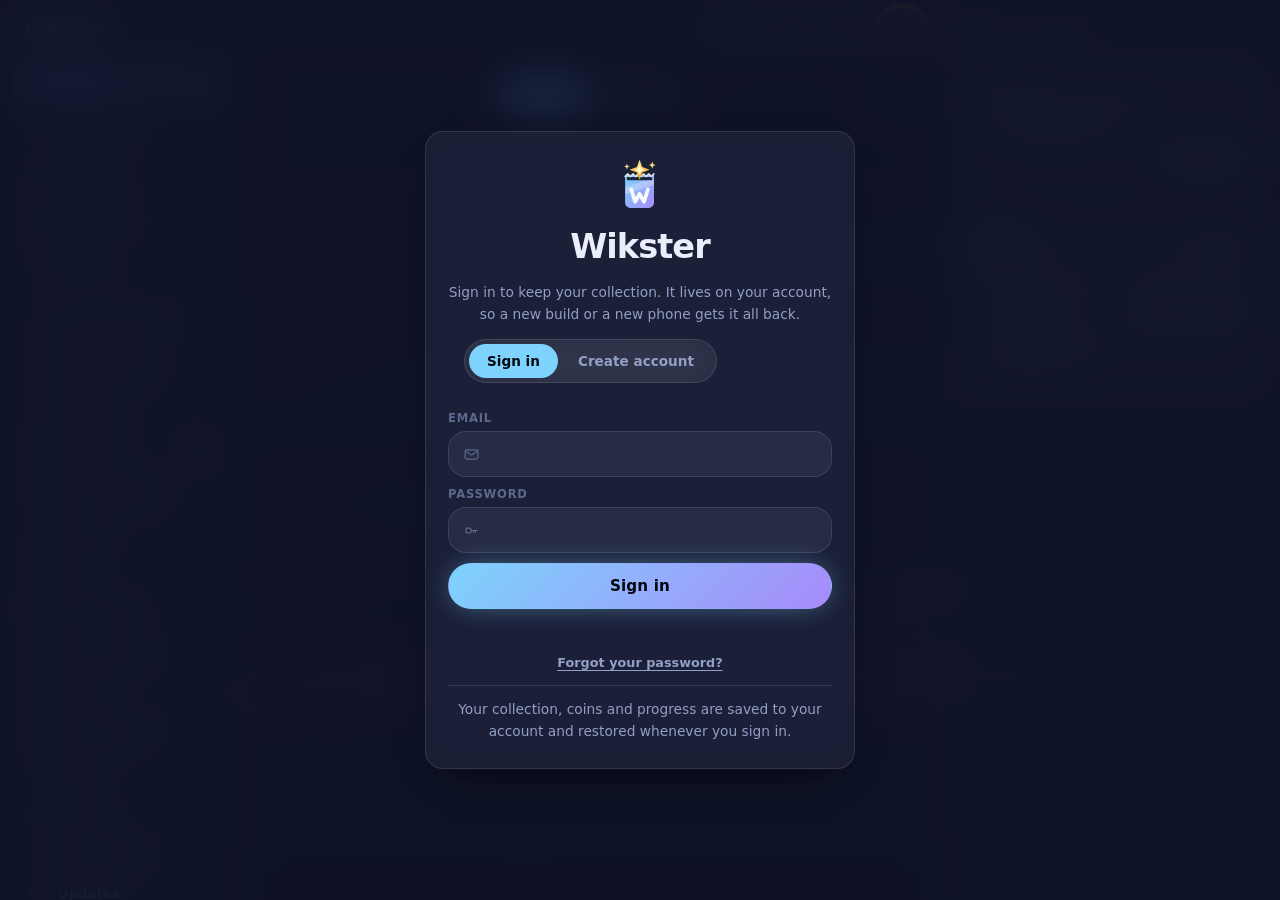
<file: index.html>
<!doctype html>
<html lang="en" data-theme="aurora">
  <head>
    <meta charset="UTF-8" />
    <meta name="viewport" content="width=device-width, initial-scale=1.0, viewport-fit=cover, interactive-widget=resizes-content" />
    <meta name="theme-color" content="#06070d" />
    <meta name="apple-mobile-web-app-capable" content="yes" />
    <title>Wikster</title>
    <meta name="description" content="Open booster packs of real Wikipedia articles as collectible trading cards." />
    <link rel="manifest" href="./manifest.webmanifest" />
    <link rel="apple-touch-icon" href="./icons/icon-192.png" />
    <link rel="icon" href="data:image/svg+xml,<svg xmlns='http://www.w3.org/2000/svg' viewBox='0 0 64 64'><rect x='12' y='6' width='33' height='52' rx='7' fill='%230f1220' stroke='%23c7d2fe' stroke-width='3'/><path d='M12 17h33' stroke='%23c7d2fe' stroke-width='3'/><path d='M19.5 27 24.5 46 28.5 35.5 32.5 46 37.5 27' fill='none' stroke='%23fbbf24' stroke-width='3.8' stroke-linejoin='round' stroke-linecap='round'/><circle cx='54' cy='12' r='3' fill='%23fbbf24'/></svg>" />
    <script type="module" crossorigin src="./assets/index-BUniReJs.js"></script>
    <link rel="modulepreload" crossorigin href="./assets/vendor-BnGCNdwk.js">
    <link rel="stylesheet" crossorigin href="./assets/index-YBRK78bf.css">
  </head>
  <body>
    <!-- The live, per-theme backdrop, and the texture that sits over it. -->
    <canvas id="backdrop" aria-hidden="true"></canvas>
    <div id="texture" aria-hidden="true"></div>
    <div id="flash" aria-hidden="true"></div>

    <div id="app">
      <header class="appbar">
        <div class="appbar-side is-left">
          <button id="menu-btn" class="icon-btn" type="button" aria-label="Menu"
                  aria-haspopup="dialog" aria-expanded="false">
            <span id="menu-icon" aria-hidden="true"></span>
          </button>
          <button id="ink-btn" class="icon-btn" type="button" aria-haspopup="dialog">
            <span id="ink-icon" aria-hidden="true"></span>
          </button>
        </div>
        <button id="wallet" class="wallet-chip" type="button" aria-haspopup="dialog">
          <span id="wallet-mark" aria-hidden="true"></span>
          <span id="wallet-amount"></span>
        </button>
        <div class="appbar-side is-right">
          <button id="bell" class="icon-btn" type="button" aria-haspopup="dialog" aria-label="Notifications">
            <span id="bell-icon" aria-hidden="true"></span>
            <span class="count" id="bell-count" hidden></span>
          </button>
          <button id="level-badge" class="ring" type="button" aria-label="Profile"></button>
        </div>
      </header>

      <main>
        <!-- PACKS: what you own, and the custom builder ------------------- -->
        <section id="screen-packs" class="screen is-active">
          <div class="packs-tools">
            <div class="seg-wrap packs-seg-wrap"><div id="packs-seg"></div></div>
            <div class="packs-side">
              <button class="help-btn" data-help="packs" type="button" aria-label="What is this?">?</button>
              <button id="odds-btn" class="help-btn" type="button">
                <span id="odds-icon" aria-hidden="true"></span>
              </button>
            </div>
          </div>
          <div id="packs-rail" class="rail"></div>
          <div class="hero-caption" id="packs-caption">
            <h3 id="packs-name"></h3>
            <p class="sub" id="packs-sub"></p>
            <p class="own" id="packs-own"></p>
          </div>
          <div class="hero-actions" id="packs-actions">
            <button id="packs-open" class="btn btn-primary" type="button"></button>
            <p class="hint" id="packs-hint"></p>
          </div>
          <div class="empty" id="packs-empty" hidden>
            <span class="empty-mark" id="packs-empty-mark"></span>
            <p id="packs-empty-text"></p>
            <button id="packs-empty-cta" class="btn btn-ghost btn-sm" type="button"></button>
          </div>

          <!-- CUSTOM BUILDER: name a subject, get a pack made of its own wiki -->
          <div id="creator-wrap" class="creator-wrap" hidden>
            <form id="creator" class="forge panel" autocomplete="off">
              <div class="forge-seal" id="forge-seal" aria-hidden="true"></div>
              <h3 id="forge-title"></h3>
              <p id="forge-note"></p>
              <input id="creator-input" class="forge-input" type="text" maxlength="60"
                     aria-label="Subject" enterkeyhint="go" />
              <div class="forge-ideas" id="forge-ideas"></div>
              <button id="creator-go" class="btn btn-primary forge-go" type="submit"></button>
              <p id="creator-status" class="forge-status" role="status" aria-live="polite" hidden></p>
            </form>
            <div class="section-head"><h3 class="label" id="creator-mine-label"></h3></div>
            <div class="forge-mine" id="creator-mine"></div>
            <div class="empty" id="creator-empty" hidden>
              <span class="empty-mark" id="creator-empty-mark"></span>
              <p id="creator-empty-text"></p>
            </div>
          </div>
        </section>

        <!-- FREE PACKS: one arrives on a timer, whether you are playing or not -->
        <section id="screen-timed" class="screen">
          <div class="screen-head">
            <h2 id="timed-title"></h2>
            <button class="help-btn" data-help="timed" type="button" aria-label="What is this?">?</button>
          </div>

          <!-- The whole state of the feature, read left to right in one look:
               how many are waiting, and how long until the next. -->
          <div class="free-hero panel">
            <div class="free-dial">
              <span id="free-ring"></span>
              <div class="free-dial-copy">
                <b id="free-count"></b>
                <span id="free-cap"></span>
              </div>
            </div>
            <p class="free-state" id="free-state"></p>
            <div class="free-pips" id="free-pips" aria-hidden="true"></div>
            <button id="timed-open" class="btn btn-primary btn-block" type="button"></button>
            <!-- The whole bank, torn as one pack. Only there when there is
                 more than one waiting. -->
            <button id="timed-open-all" class="btn btn-ghost btn-block" type="button" hidden></button>
            <p class="free-foot" id="free-foot"></p>
          </div>

          <div class="section-head"><h3 class="label" id="free-track-label"></h3></div>
          <div class="free-track panel">
            <div class="free-track-head">
              <span class="free-level" id="track-level"></span>
              <span class="free-remaining tabular" id="track-remaining"></span>
            </div>
            <div id="track-bar"></div>
            <div class="free-perks" id="free-perks"></div>
            <p class="free-next" id="track-next"></p>
          </div>
        </section>

        <!-- SHOP ------------------------------------------------------------ -->
        <section id="screen-shop" class="screen">
          <div class="screen-head">
            <h2 id="shop-title"></h2>
            <button class="help-btn" data-help="shop" type="button" aria-label="What is this?">?</button>
          </div>

          <!-- One banner carrying the two things you need before browsing:
               what you can spend, and how long this stock lasts. -->
          <div class="shop-banner panel">
            <div class="shop-banner-cell">
              <span class="label" id="shop-purse-label"></span>
              <b id="shop-purse"></b>
            </div>
            <div class="shop-banner-rule" aria-hidden="true"></div>
            <div class="shop-banner-cell">
              <span class="label" id="shop-restock-label"></span>
              <b class="tabular" id="restock"></b>
            </div>
          </div>

          <div id="shop-market" class="shop-market"></div>
        </section>

        <!-- BINDER ---------------------------------------------------------- -->
        <section id="screen-binder" class="screen">
          <div class="screen-head">
            <h2 id="binder-title"></h2>
            <button class="help-btn" data-help="binder" type="button" aria-label="What is this?">?</button>
          </div>
          <div class="binder-stats" id="binder-stats"></div>
          <div class="seg-wrap" id="binder-seg-wrap"><div id="binder-seg"></div></div>
          <div class="binder-tools" id="binder-tools" hidden>
            <label class="classic-search" id="classic-search-wrap">
              <span class="classic-search-mark" id="classic-search-mark" aria-hidden="true"></span>
              <input id="classic-search" class="classic-search-input" type="search" autocomplete="off" />
            </label>
            <button id="classic-filter" class="btn btn-ghost btn-sm" type="button"></button>
            <span class="chip" id="classic-filter-count" hidden></span>
            <span class="muted" id="classic-count"></span>
          </div>
          <div id="album-shelf" class="album-shelf"></div>
          <div id="classic-view" class="classic-view" hidden></div>
          <div class="empty" id="binder-empty" hidden>
            <span class="empty-mark" id="binder-empty-mark"></span>
            <p id="binder-empty-text"></p>
          </div>

          <div id="album-view" hidden>
            <div class="album-head pad">
              <button id="album-back" class="icon-btn" type="button" aria-label="Back"></button>
              <div class="album-title-wrap">
                <h2 id="album-name"></h2>
                <p class="album-progress" id="album-progress"></p>
              </div>
              <button id="filter-open" class="btn btn-ghost btn-sm" type="button"></button>
              <span class="chip" id="filter-count" hidden></span>
            </div>
            <div class="album-book-wrap">
              <div id="album-book" class="album-book">
                <div class="album-page" id="album-leaf">
                  <div class="album-slots" id="page-slots"></div>
                  <span class="album-pageno" id="pageno"></span>
                </div>
              </div>
            </div>
            <div class="album-dots" id="album-dots" aria-hidden="true"></div>
            <p class="album-hint" id="album-hint"></p>
          </div>
        </section>

        <!-- PROFILE ---------------------------------------------------------- -->
        <section id="screen-profile" class="screen">
          <div class="screen-head">
            <h2 id="profile-title"></h2>
            <button class="help-btn" data-help="profile" type="button" aria-label="What is this?">?</button>
          </div>
          <div class="hero-card panel">
            <div class="hero-id">
              <span id="profile-ring"></span>
              <div>
                <h2 id="profile-level"></h2>
                <p class="hero-rank" id="profile-rank"></p>
              </div>
            </div>
            <div>
              <div id="xp-bar"></div>
              <p class="xp-line" id="xp-line" style="margin-top:8px"></p>
            </div>
            <div>
              <p class="label" id="next-reward-label"></p>
              <div id="next-reward" style="margin-top:8px"></div>
            </div>
          </div>

          <div class="section-head"><h3 class="label" id="showcase-label"></h3><p class="section-note" id="showcase-note"></p></div>
          <div class="showcase-grid" id="showcase-grid"></div>

          <div class="section-head" style="padding-top:24px"><h3 class="label" id="badges-label"></h3></div>
          <div class="badge-grid" id="badge-grid"></div>

          <div class="section-head" style="padding-top:24px"><h3 class="label" id="stats-label"></h3></div>
          <div class="stat-grid" id="stat-grid"></div>

          <div class="section-head" style="padding-top:24px"><h3 class="label" id="rarity-label"></h3></div>
          <div class="rarity-bars" id="rarity-bars"></div>

        </section>

        <!-- FRIENDS ------------------------------------------------------------ -->
        <section id="screen-friends" class="screen">
          <div class="screen-head">
            <h2 id="friends-title"></h2>
            <p id="friends-intro"></p>
            <button class="help-btn" data-help="friends" type="button" aria-label="What is this?">?</button>
          </div>

          <form id="find" class="find panel" autocomplete="off">
            <span class="find-mark" id="find-mark" aria-hidden="true"></span>
            <input id="find-input" class="find-input" type="text" maxlength="20" aria-label="Find a player" />
            <button id="find-go" class="btn btn-primary btn-sm" type="submit"></button>
          </form>
          <p id="find-status" class="find-status" role="status" aria-live="polite"></p>
          <p id="friends-stale" class="pad schema-note" hidden></p>
          <div class="section-head" id="results-head" hidden>
            <h3 class="label" id="results-label"></h3>
          </div>
          <div id="find-results" class="people"></div>

          <div class="section-head" id="trades-head" hidden>
            <h3 class="label" id="trades-label"></h3>
          </div>
          <div id="trades-list" class="people"></div>

          <div class="section-head" id="incoming-head" hidden>
            <h3 class="label" id="incoming-label"></h3>
          </div>
          <div id="incoming-list" class="people"></div>

          <div class="section-head" id="friends-head" hidden>
            <h3 class="label" id="friends-label"></h3>
          </div>
          <div id="friends-list" class="people"></div>

          <div class="section-head" id="outgoing-head" hidden>
            <h3 class="label" id="outgoing-label"></h3>
          </div>
          <div id="outgoing-list" class="people"></div>

          <div class="empty" id="friends-empty" hidden>
            <span class="empty-mark" id="friends-empty-mark"></span>
            <p id="friends-empty-text"></p>
          </div>
        </section>

        <!-- A FRIEND'S PROFILE AND COLLECTION ---------------------------------- -->
        <section id="screen-friend" class="screen">
          <div class="open-top">
            <button id="friend-back" class="icon-btn" type="button" aria-label="Back"></button>
            <h2 class="open-title" id="friend-name"></h2>
            <span style="width:42px"></span>
          </div>

          <div class="hero-card panel">
            <div class="hero-id">
              <span id="friend-ring"></span>
              <div>
                <h2 id="friend-level"></h2>
                <p class="hero-rank" id="friend-rank"></p>
              </div>
            </div>
          </div>

          <div class="friend-actions pad" id="friend-actions"></div>

          <div class="section-head" id="friend-showcase-head" hidden><h3 class="label" id="friend-showcase-label"></h3></div>
          <div class="showcase-grid" id="friend-showcase" hidden></div>

          <div class="section-head" style="padding-top:24px"><h3 class="label" id="friend-badges-label"></h3></div>
          <p class="pad muted" id="friend-badges-empty" style="font-size:.84rem" hidden></p>
          <div class="badge-grid pad" id="friend-badges"></div>

          <div class="section-head" style="padding-top:24px"><h3 class="label" id="friend-stats-label"></h3></div>
          <div class="stat-grid" id="friend-stats"></div>

          <div class="section-head" style="padding-top:24px"><h3 class="label" id="friend-rarity-label"></h3></div>
          <div class="rarity-bars" id="friend-rarity-bars"></div>

          <div class="section-head" style="padding-top:24px"><h3 class="label" id="friend-cards-label"></h3></div>
          <div class="seg-wrap" id="friend-seg-wrap"><div id="friend-seg"></div></div>
          <p id="friend-cards-status" class="find-status" role="status" aria-live="polite"></p>
          <div id="friend-albums" class="album-shelf"></div>
          <div id="friend-classic" class="classic-view" hidden></div>

          <div class="hero-actions">
            <button id="friend-remove" class="btn btn-ghost btn-sm" type="button"></button>
          </div>
        </section>

        <section id="screen-chat" class="screen">
          <div class="screen-head" style="gap:10px">
            <button id="chat-back" class="icon-btn" type="button" aria-label="Back"></button>
            <button class="chat-who" id="chat-who" type="button">
              <span class="person-mark" id="chat-avatar" aria-hidden="true"></span>
              <span class="chat-who-text">
                <span class="open-title chat-name" id="chat-name"></span>
                <span class="chat-presence" id="chat-presence"></span>
              </span>
            </button>
            <div class="chat-tools" id="chat-tools"></div>
          </div>
          <div class="chat-log pad" id="chat-log" aria-live="polite"></div>
          <p class="chat-typing pad" id="chat-typing" hidden></p>
          <form class="chat-bar" id="chat-form" autocomplete="off">
            <input id="chat-input" class="chat-input" type="text" maxlength="500" />
            <button id="chat-send" class="btn btn-primary btn-sm" type="submit"></button>
          </form>
        </section>

        <!-- SETTINGS ---------------------------------------------------------- -->
        <section id="screen-ach" class="screen">
          <div class="screen-head">
            <h2 id="ach-title"></h2>
            <button class="help-btn" data-help="ach" type="button" aria-label="What is this?">?</button>
          </div>
          <p class="screen-sub pad" id="ach-sub"></p>
          <div class="ach-list pad" id="ach-list"></div>
        </section>

        <section id="screen-updates" class="screen">
          <div class="screen-head">
            <h2 id="updates-title"></h2>
          </div>
          <p class="pad muted" id="updates-sub" style="padding-bottom:16px;font-size:.86rem"></p>
          <div class="timeline" id="updates-list"></div>
        </section>

        <section id="screen-quiz" class="screen">
          <div class="screen-head">
            <button id="quiz-back" class="icon-btn" type="button" aria-label="Back"></button>
            <h2 id="quiz-title"></h2>
            <button class="help-btn" data-help="quiz" type="button" aria-label="What is this?">?</button>
          </div>
          <div class="quiz-body pad" id="quiz-body"></div>
        </section>

        <!-- MINIGAMES: the arcade behind the shop ------------------------------- -->
        <section id="screen-games" class="screen">
          <div class="screen-head">
            <h2 id="games-title"></h2>
            <button class="help-btn" data-help="games" type="button" aria-label="What is this?">?</button>
          </div>
          <p class="screen-sub pad" id="games-sub"></p>
          <div class="pad" id="games-list"></div>
        </section>

        <section id="screen-wikdle" class="screen">
          <div class="screen-head">
            <button id="wikdle-back" class="icon-btn" type="button" aria-label="Back"></button>
            <h2 id="wikdle-title"></h2>
            <button class="help-btn" data-help="wikdle" type="button" aria-label="What is this?">?</button>
          </div>
          <div class="pad" id="wikdle-body"></div>
        </section>

        <section id="screen-slots" class="screen">
          <div class="screen-head">
            <button id="slots-back" class="icon-btn" type="button" aria-label="Back"></button>
            <h2 id="slots-title"></h2>
            <button class="help-btn" data-help="slots" type="button" aria-label="What is this?">?</button>
          </div>
          <div class="pad" id="slots-body"></div>
        </section>

        <section id="screen-duel" class="screen">
          <div class="screen-head">
            <button id="duel-back" class="icon-btn" type="button" aria-label="Back"></button>
            <h2 id="duel-title"></h2>
            <button class="help-btn" data-help="duel" type="button" aria-label="What is this?">?</button>
          </div>
          <div class="pad" id="duel-body"></div>
        </section>

        <section id="screen-reveal" class="screen">
          <div class="screen-head">
            <button id="reveal-back" class="icon-btn" type="button" aria-label="Back"></button>
            <h2 id="reveal-title"></h2>
            <button class="help-btn" data-help="reveal" type="button" aria-label="What is this?">?</button>
          </div>
          <div class="pad" id="reveal-body"></div>
        </section>

        <!-- VERSUS: the two games that only work with a friend ---------------- -->
        <section id="screen-versus" class="screen">
          <div class="screen-head">
            <button id="versus-back" class="icon-btn" type="button" aria-label="Back"></button>
            <h2 id="versus-title"></h2>
            <button class="help-btn" data-help="versus" type="button" aria-label="What is this?">?</button>
          </div>
          <div class="pad" id="versus-body"></div>
        </section>

        <!-- SEASON: the year in eleven parts, each with a track of its own -------- -->
        <section id="screen-season" class="screen season-screen">
          <div class="screen-head">
            <h2 id="season-title"></h2>
            <button class="help-btn" data-help="season" type="button" aria-label="What is this?">?</button>
          </div>
          <div class="season-banner panel" id="season-banner">
            <span class="season-mark" id="season-mark" aria-hidden="true"></span>
            <div class="season-copy">
              <span class="label" id="season-kicker"></span>
              <h3 id="season-name"></h3>
              <p id="season-tagline"></p>
              <p class="season-dates tabular" id="season-dates"></p>
            </div>
          </div>
          <div class="season-points panel" id="season-points-card">
            <div class="season-points-head">
              <b class="tabular" id="season-points"></b>
              <span id="season-points-label"></span>
              <span class="season-next tabular" id="season-next"></span>
            </div>
            <div id="season-bar"></div>
          </div>
          <div class="section-head"><h3 class="label" id="season-track-label"></h3></div>
          <div class="season-track" id="season-track"></div>
          <div class="section-head"><h3 class="label" id="season-quest-label"></h3></div>
          <div class="pad" id="season-quest"></div>
          <div class="section-head"><h3 class="label" id="season-shop-label"></h3></div>
          <div class="pad" id="season-shop"></div>
          <div class="section-head"><h3 class="label" id="season-board-label"></h3></div>
          <div class="season-board panel" id="season-board"></div>
          <div class="section-head"><h3 class="label" id="season-calendar-label"></h3></div>
          <div class="season-calendar pad" id="season-calendar"></div>
        </section>

        <!-- QUESTS: three things to do today ------------------------------------ -->
        <section id="screen-quests" class="screen">
          <div class="screen-head">
            <h2 id="quests-title"></h2>
            <button class="help-btn" data-help="quests" type="button" aria-label="What is this?">?</button>
          </div>
          <p class="screen-sub pad" id="quests-sub"></p>
          <div class="pad" id="quests-body"></div>
        </section>

        <!-- LEADERBOARD: who is ahead today, this week, and ever ----------------- -->
        <section id="screen-leaderboard" class="screen">
          <div class="screen-head">
            <h2 id="leaderboard-title"></h2>
            <button class="help-btn" data-help="leaderboard" type="button" aria-label="What is this?">?</button>
          </div>
          <div class="pad" id="leaderboard-seg"></div>
          <div class="pad" id="leaderboard-body"></div>
          <div class="leaderboard-me" id="leaderboard-me" hidden></div>
        </section>

        <!-- GUILDS: a name, a tag, fifty players and a board of their own ------- -->
        <section id="screen-guilds" class="screen">
          <div class="screen-head">
            <h2 id="guilds-title"></h2>
            <p id="guilds-intro"></p>
            <button class="help-btn" data-help="guilds" type="button" aria-label="What is this?">?</button>
          </div>
          <div id="guild-home" class="guild-home" hidden>
            <div class="guild-card panel">
              <div class="guild-id">
                <span class="guild-tag" id="guild-tag"></span>
                <div class="guild-copy">
                  <h3 id="guild-name"></h3>
                  <p id="guild-about"></p>
                  <p class="guild-meta" id="guild-meta"></p>
                </div>
              </div>
              <div class="guild-scores" id="guild-scores"></div>
              <div class="guild-actions">
                <button id="guild-invite" class="btn btn-primary btn-sm" type="button"></button>
                <button id="guild-leave" class="btn btn-ghost btn-sm" type="button"></button>
                <button id="guild-delete" class="btn btn-ghost btn-sm" type="button" hidden></button>
              </div>
            </div>
            <!-- The week's shared target, and the guild the roster is up against. -->
            <div class="guild-goal panel" id="guild-goal">
              <div class="guild-goal-head">
                <span class="label" id="guild-goal-label"></span>
                <span class="guild-goal-left tabular" id="guild-goal-left"></span>
              </div>
              <p class="guild-goal-text" id="guild-goal-text"></p>
              <div class="guild-goal-bar" id="guild-goal-bar"></div>
              <div class="guild-goal-foot">
                <span class="tabular" id="guild-goal-count"></span>
                <span class="guild-goal-reward" id="guild-goal-reward"></span>
                <button id="guild-goal-claim" class="btn btn-primary btn-sm" type="button" hidden></button>
              </div>
            </div>
            <div class="guild-match panel" id="guild-match">
              <div class="guild-goal-head">
                <span class="label" id="guild-match-label"></span>
                <span class="guild-goal-left tabular" id="guild-match-left"></span>
              </div>
              <div class="guild-versus" id="guild-versus"></div>
              <p class="guild-match-last" id="guild-match-last" hidden></p>
            </div>
            <div class="pad" id="guild-rooms-seg"></div>
            <div id="guild-room-chat" hidden>
              <div class="guild-chat-log" id="guild-chat-log" aria-live="polite"></div>
              <form class="guild-chat-bar" id="guild-chat-form" autocomplete="off">
                <input id="guild-chat-input" class="chat-input" type="text" maxlength="500" />
                <button id="guild-chat-send" class="btn btn-primary btn-sm" type="submit"></button>
              </form>
            </div>
            <div id="guild-room-bank" hidden>
              <div class="guild-bank-head pad">
                <p class="muted" id="guild-bank-note"></p>
                <button id="guild-bank-donate" class="btn btn-primary btn-sm" type="button"></button>
              </div>
              <div class="people" id="guild-bank"></div>
            </div>
            <div id="guild-room-members" hidden>
              <div class="section-head"><h3 class="label" id="guild-roster-label"></h3></div>
              <div class="people" id="guild-roster"></div>
            </div>
          </div>
          <div id="guild-join" class="guild-join" hidden>
            <div id="guild-invites-room" hidden>
              <div class="section-head"><h3 class="label" id="guild-invites-label"></h3></div>
              <div class="people" id="guild-invites"></div>
            </div>
            <form id="guild-find" class="find panel" autocomplete="off">
              <span class="find-mark" id="guild-find-mark" aria-hidden="true"></span>
              <input id="guild-find-input" class="find-input" type="search" spellcheck="false" enterkeyhint="search">
              <button id="guild-find-go" class="btn btn-primary btn-sm" type="submit"></button>
            </form>
            <p id="guild-find-status" class="find-status" role="status" aria-live="polite"></p>
            <div class="people" id="guild-results"></div>
            <div class="section-head" style="padding-top:20px"><h3 class="label" id="guild-create-label"></h3></div>
            <form class="guild-form panel" id="guild-create" autocomplete="off">
              <label class="field"><span id="guild-create-name-label"></span><span class="field-box"><input name="name" class="field-input" maxlength="24" required></span></label>
              <label class="field"><span id="guild-create-tag-label"></span><span class="field-box"><input name="tag" class="field-input" maxlength="5" pattern="[A-Za-z0-9]{2,5}" required></span></label>
              <label class="field"><span id="guild-create-about-label"></span><span class="field-box"><input name="about" class="field-input" maxlength="140"></span></label>
              <button class="btn btn-primary" type="submit" id="guild-create-go"></button>
              <p id="guild-create-status" class="find-status" role="status" aria-live="polite"></p>
            </form>
          </div>
          <div class="section-head" style="padding-top:24px"><h3 class="label" id="guild-board-label"></h3></div>
          <div class="pad" id="guild-seg"></div>
          <div class="pad" id="guild-board"></div>
        </section>

        <!-- CARD INDEX: everything anyone has ever found ----------------------- -->
        <section id="screen-cardindex" class="screen">
          <div class="screen-head">
            <h2 id="index-title"></h2>
            <p id="index-intro"></p>
            <button class="help-btn" data-help="index" type="button" aria-label="What is this?">?</button>
          </div>
          <div class="index-counts" id="index-counts"></div>
          <div class="market-tools">
            <input class="creator-input market-search" id="index-search" type="search"
              autocomplete="off" spellcheck="false">
            <div class="market-sorts" id="index-rarities"></div>
            <div class="market-sorts" id="index-sorts"></div>
          </div>
          <p id="index-status" class="find-status" role="status" aria-live="polite"></p>
          <div class="market-list" id="index-list"></div>
          <button id="index-more" class="btn btn-ghost btn-block" type="button" style="margin-top:12px" hidden></button>
        </section>

        <!-- GLOSSARY: every booster category, look but do not open ------------- -->
        <section id="screen-glossary" class="screen">
          <div class="screen-head">
            <h2 id="glossary-title"></h2>
            <p id="glossary-intro"></p>
          </div>
          <div class="glossary-list" id="glossary-list"></div>
        </section>

        <!-- MARKET: every player's auction floor ------------------------------- -->
        <section id="screen-market" class="screen">
          <div class="screen-head">
            <h2 id="market-title"></h2>
            <p id="market-intro"></p>
            <button class="help-btn" data-help="market" type="button" aria-label="What is this?">?</button>
          </div>
          <div class="seg-wrap"><div id="market-seg"></div></div>
          <p id="market-status" class="find-status" role="status" aria-live="polite"></p>
          <div class="market-list" id="market-list"></div>
          <button id="market-sell" class="btn btn-primary btn-block" type="button" style="margin-top:14px"></button>
        </section>

        <!-- BADGES: every chip, and the four you wear -------------------------- -->
        <section id="screen-badges" class="screen">
          <div class="screen-head">
            <h2 id="badges-title"></h2>
            <button class="help-btn" data-help="badges" type="button" aria-label="What is this?">?</button>
          </div>
          <p class="screen-sub pad" id="badges-intro"></p>
          <div class="badge-grid is-all" id="badges-all"></div>
        </section>

        <!-- THE ATELIER: themes, frames and card effects, for Ink ------------- -->
        <section id="screen-atelier" class="screen">
          <div class="screen-head">
            <h2 id="atelier-title"></h2>
            <button class="help-btn" data-help="atelier" type="button" aria-label="What is this?">?</button>
          </div>
          <div class="shop-banner panel atelier-banner">
            <div class="shop-banner-cell">
              <span class="label" id="atelier-purse-label"></span>
              <b id="atelier-purse" class="is-ink"></b>
            </div>
            <div class="shop-banner-rule" aria-hidden="true"></div>
            <div class="shop-banner-cell">
              <span class="label" id="atelier-coins-label"></span>
              <b id="atelier-coins"></b>
            </div>
            <button class="btn btn-sm btn-primary" id="atelier-exchange" type="button"></button>
          </div>
          <p class="frames-note" id="atelier-lead"></p>

          <div class="section-head"><h3 class="label" id="atelier-themes-label"></h3></div>
          <div class="theme-grid" id="atelier-themes"></div>

          <div class="section-head" style="padding-top:24px"><h3 class="label" id="atelier-frames-label"></h3></div>
          <div class="frame-styles" id="atelier-frames"></div>

          <div class="section-head" style="padding-top:24px"><h3 class="label" id="atelier-fx-label"></h3></div>
          <p class="frames-note" id="atelier-fx-note"></p>
          <div class="fx-tiers" id="atelier-fx"></div>
        </section>

        <!-- CUSTOMIZATION: how the app, and you, look ------------------------ -->
        <section id="screen-customize" class="screen">
          <div class="screen-head">
            <h2 id="customize-title"></h2>
            <button class="help-btn" data-help="customize" type="button" aria-label="What is this?">?</button>
          </div>
          <div class="settings-list" id="customize-door"></div>

          <div class="section-head"><h3 class="label" id="theme-label"></h3></div>
          <div class="theme-grid" id="theme-grid"></div>

          <div class="section-head" style="padding-top:24px"><h3 class="label" id="identity-label"></h3></div>
          <div class="settings-list" id="identity-list"></div>

          <div class="section-head" style="padding-top:24px"><h3 class="label" id="frames-label"></h3></div>
          <p class="frames-note" id="frames-note"></p>
          <div class="frame-styles" id="frame-styles"></div>

          <div class="section-head" style="padding-top:24px"><h3 class="label" id="fx-label"></h3></div>
          <p class="frames-note" id="fx-note"></p>
          <div class="fx-tiers" id="fx-tiers"></div>
        </section>

        <section id="screen-settings" class="screen">
          <div class="screen-head"><h2 id="settings-title"></h2></div>

          <div class="section-head"><h3 class="label" id="prefs-label"></h3></div>
          <div class="settings-list" id="settings-list"></div>

          <div class="section-head" style="padding-top:24px"><h3 class="label" id="account-label"></h3></div>
          <div class="settings-list" id="account-list"></div>

          <div class="section-head" style="padding-top:24px"><h3 class="label" id="data-label"></h3></div>
          <div class="settings-list" id="data-list"></div>

          <!-- The last thing in Settings: a code someone was given by hand. -->
          <div class="section-head" style="padding-top:24px"><h3 class="label" id="redeem-label"></h3></div>
          <div class="settings-list" id="redeem-list"></div>
        </section>

        <!-- OPENING: full-screen takeover -------------------------------------- -->
        <section id="screen-open" class="screen phase-idle">
          <div class="open-top">
            <button id="open-back" class="icon-btn" type="button" aria-label="Back"></button>
            <h2 class="open-title" id="open-title"></h2>
            <!-- The way past the cards: straight to what the pack held. -->
            <button id="open-skip" class="icon-btn" type="button" hidden></button>
          </div>
          <p class="open-progress" id="open-progress"></p>
          <div class="open-stage" id="open-stage">
            <div class="booster-slot" id="booster-slot"></div>
            <div class="card-stack" id="card-stack"></div>
            <div class="burst-layer" id="burst-layer" aria-hidden="true"></div>
          </div>
          <div class="summary" id="summary"></div>
          <div class="open-nav">
            <button id="open-prev" class="icon-btn" type="button" aria-label="Previous card"></button>
            <button id="open-next" class="icon-btn" type="button" aria-label="Next card"></button>
          </div>
          <div class="open-foot">
            <p class="open-hint" id="open-hint"></p>
            <button id="open-done" class="btn btn-primary" type="button" hidden></button>
          </div>
        </section>
      </main>

      <!-- The desk's right-hand column: the day, and what the screen at hand
           keeps out of sight on a phone. Hidden below 1280px. -->
      <aside id="panel" class="desk-panel" aria-label="Details">
        <div class="panel-head">
          <button id="panel-toggle" class="icon-btn panel-toggle" type="button" aria-expanded="true"></button>
          <span class="panel-head-title" id="panel-title"></span>
        </div>
        <div id="panel-body" class="panel-body"></div>
      </aside>

      <nav id="navbar" aria-label="Sections"></nav>
    </div>

    <!-- One sheet component, reused for every panel in the app. ------------- -->
    <div id="sheet" class="sheet" hidden>
      <div class="sheet-scrim"></div>
      <div class="sheet-panel" role="dialog" aria-modal="true" aria-labelledby="sheet-title">
        <div class="sheet-handle" aria-hidden="true"></div>
        <div class="sheet-head">
          <h2 id="sheet-title"></h2>
          <button id="sheet-close" class="icon-btn" type="button" aria-label="Close"></button>
        </div>
        <div class="sheet-body" id="sheet-body"></div>
      </div>
    </div>

    <!-- First run ----------------------------------------------------------- -->
    <div id="welcome" class="welcome" hidden>
      <div class="welcome-card panel">
        <div class="welcome-mark" id="welcome-mark"></div>
        <h1 id="welcome-title"></h1>
        <p id="welcome-body"></p>
        <div class="choices" id="lang-choices"></div>
        <div id="starter" hidden style="display:grid;gap:14px">
          <h2 id="starter-title" style="text-align:center;font-size:1.2rem"></h2>
          <p id="starter-body"></p>
          <div class="starter-loot" id="starter-loot"></div>
          <button id="starter-go" class="btn btn-primary btn-block" type="button"></button>
        </div>
      </div>
    </div>

    <!-- The account gate: sits in front of everything until you are signed in. -->
    <div id="gate" class="gate" hidden>
      <div class="gate-card panel">
        <div class="gate-mark" id="gate-mark"></div>
        <h1 id="gate-title"></h1>
        <p id="gate-body"></p>
        <div class="seg-wrap"><div id="gate-seg"></div></div>
        <form id="gate-form" class="gate-form" autocomplete="on"></form>
        <p id="gate-status" class="gate-status" role="status" aria-live="polite"></p>
        <button id="gate-alt" class="gate-alt" type="button"></button>
        <p class="gate-foot" id="gate-foot"></p>
      </div>
    </div>

    <!-- The drawer: every destination in the app, including the ones with no
         room in the bottom bar. ------------------------------------------- -->
    <div id="drawer" class="drawer" hidden>
      <div class="drawer-scrim"></div>
      <nav class="drawer-panel" role="dialog" aria-modal="true" aria-labelledby="drawer-brand">
        <div class="drawer-head">
          <span class="drawer-mark" id="drawer-mark" aria-hidden="true"></span>
          <div>
            <h2 id="drawer-brand">Wikster</h2>
            <p id="drawer-who"></p>
          </div>
        </div>
        <div class="drawer-links" id="drawer-links"></div>
      </nav>
    </div>

    <!-- Opening animation. Also what the account gate hides behind until the
         stored session has been read, so it cannot flash on every launch. -->
    <div id="splash" class="splash">
      <div class="splash-stage" aria-hidden="true">
        <div class="splash-halo"></div>
        <div class="splash-mark" id="splash-mark"></div>
        <div class="splash-shine"></div>
      </div>
      <div class="splash-word" id="splash-word">Wikster</div>
    </div>

    <div id="xp-pop" class="xp-pop" hidden></div>
    <div id="toast" class="toast" hidden></div>

  </body>
</html>
</file>
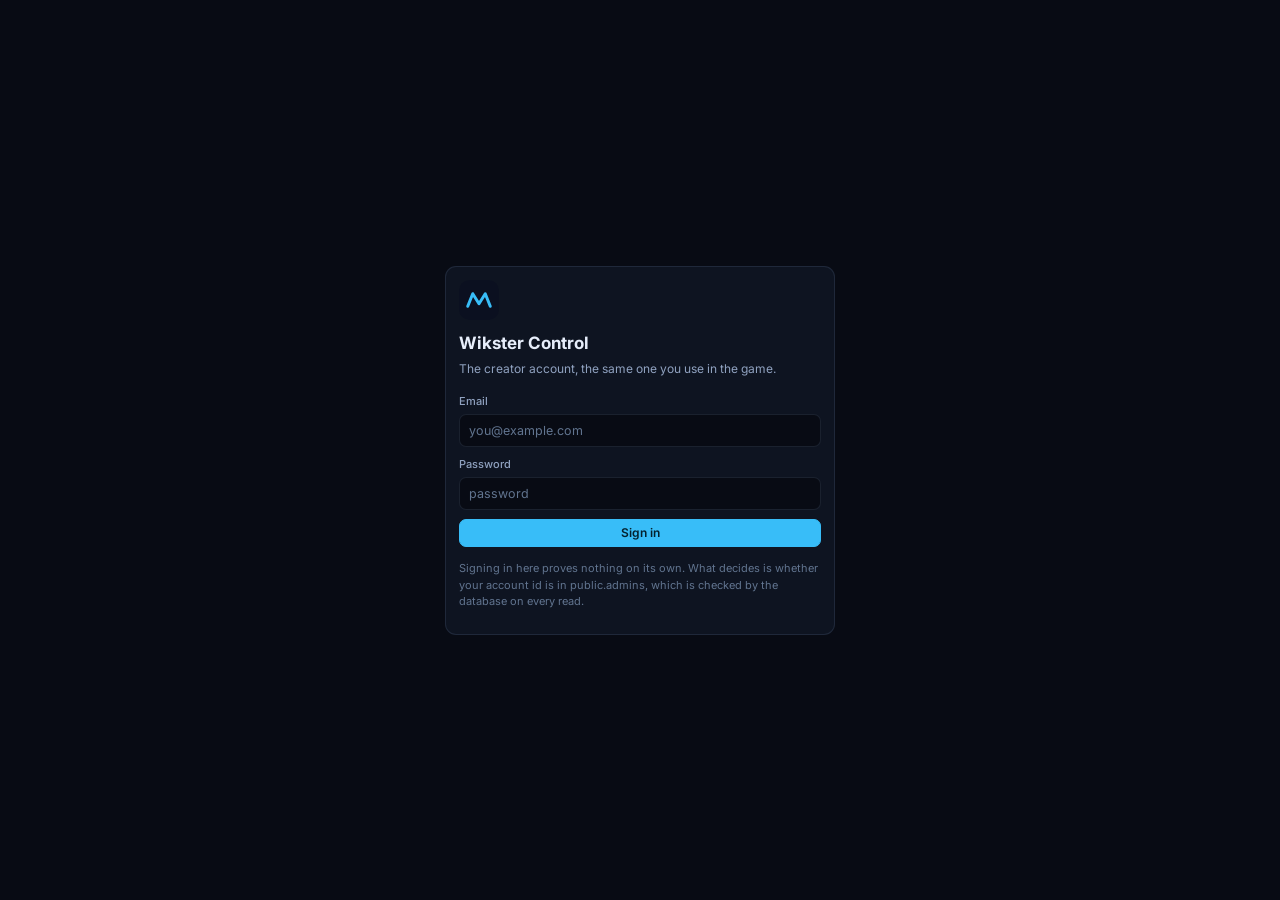
<file: control/index.html>
<!doctype html>
<html lang="en">
<head>
<!--
  Wikster Control, built into one file on 2026-09-08.
  Open it and sign in. Nothing here is a credential: what decides whether you
  see anything is whether the database lists your account in public.admins.
  Rebuild with: npm run onefile
-->
<meta charset="utf-8">
<meta name="viewport" content="width=device-width, initial-scale=1">
<meta name="robots" content="noindex, nofollow">
<title>Wikster Control</title>
<link rel="icon" href="data:image/svg+xml,%3Csvg xmlns='http://www.w3.org/2000/svg' viewBox='0 0 32 32'%3E%3Crect width='32' height='32' rx='7' fill='%230b1020'/%3E%3Cpath d='M7 21 L11 11 L16 19 L21 11 L25 21' stroke='%2338bdf8' stroke-width='2.4' fill='none' stroke-linecap='round' stroke-linejoin='round'/%3E%3C/svg%3E">
<link rel="preconnect" href="https://fonts.googleapis.com">
<link rel="preconnect" href="https://fonts.gstatic.com" crossorigin>
<link rel="stylesheet" href="https://fonts.googleapis.com/css2?family=Inter:wght@400;500;600;700&family=JetBrains+Mono:wght@400;500;600&display=swap">
  <script type="module">(function(){const e=document.createElement("link").relList;if(e&&e.supports&&e.supports("modulepreload"))return;for(const s of document.querySelectorAll('link[rel="modulepreload"]'))n(s);new MutationObserver(s=>{for(const i of s)if(i.type==="childList")for(const a of i.addedNodes)a.tagName==="LINK"&&a.rel==="modulepreload"&&n(a)}).observe(document,{childList:!0,subtree:!0});function r(s){const i={};return s.integrity&&(i.integrity=s.integrity),s.referrerPolicy&&(i.referrerPolicy=s.referrerPolicy),s.crossOrigin==="use-credentials"?i.credentials="include":s.crossOrigin==="anonymous"?i.credentials="omit":i.credentials="same-origin",i}function n(s){if(s.ep)return;s.ep=!0;const i=r(s);fetch(s.href,i)}})();const ps=Symbol.for("@supabase/supabase-js.traceContextExtractor");function ms(){return globalThis[ps]}function Ht(t,e){var r={};for(var n in t)Object.prototype.hasOwnProperty.call(t,n)&&e.indexOf(n)<0&&(r[n]=t[n]);if(t!=null&&typeof Object.getOwnPropertySymbols=="function")for(var s=0,n=Object.getOwnPropertySymbols(t);s<n.length;s++)e.indexOf(n[s])<0&&Object.prototype.propertyIsEnumerable.call(t,n[s])&&(r[n[s]]=t[n[s]]);return r}function gs(t,e,r,n){function s(i){return i instanceof r?i:new r(function(a){a(i)})}return new(r||(r=Promise))(function(i,a){function o(d){try{c(n.next(d))}catch(f){a(f)}}function l(d){try{c(n.throw(d))}catch(f){a(f)}}function c(d){d.done?i(d.value):s(d.value).then(o,l)}c((n=n.apply(t,e||[])).next())})}const ys=t=>t?(...e)=>t(...e):(...e)=>fetch(...e);class br extends Error{constructor(e,r="FunctionsError",n){super(e),this.name=r,this.context=n}toJSON(){return{name:this.name,message:this.message,context:this.context}}}class bs extends br{constructor(e){super("Failed to send a request to the Edge Function","FunctionsFetchError",e)}}class Er extends br{constructor(e){super("Relay Error invoking the Edge Function","FunctionsRelayError",e)}}class Tr extends br{constructor(e){super("Edge Function returned a non-2xx status code","FunctionsHttpError",e)}}var sr;(function(t){t.Any="any",t.ApNortheast1="ap-northeast-1",t.ApNortheast2="ap-northeast-2",t.ApSouth1="ap-south-1",t.ApSoutheast1="ap-southeast-1",t.ApSoutheast2="ap-southeast-2",t.CaCentral1="ca-central-1",t.EuCentral1="eu-central-1",t.EuWest1="eu-west-1",t.EuWest2="eu-west-2",t.EuWest3="eu-west-3",t.SaEast1="sa-east-1",t.UsEast1="us-east-1",t.UsWest1="us-west-1",t.UsWest2="us-west-2"})(sr||(sr={}));class ws{constructor(e,{headers:r={},customFetch:n,region:s=sr.Any}={}){this.url=e,this.headers=r,this.region=s,this.fetch=ys(n)}setAuth(e){this.headers.Authorization=`Bearer ${e}`}invoke(e){return gs(this,arguments,void 0,function*(r,n={}){var s,i;let a,o,l;try{const{headers:c,method:d,body:f,signal:p,timeout:h}=n;let m={},{region:g}=n;g||(g=this.region);const b=new URL(`${this.url}/${r}`);g&&g!=="any"&&(m["x-region"]=g,b.searchParams.set("forceFunctionRegion",g));let y;const v=!!c&&Object.keys(c).some(We=>We.toLowerCase()==="content-type");f&&!v?typeof Blob<"u"&&f instanceof Blob||f instanceof ArrayBuffer?(m["Content-Type"]="application/octet-stream",y=f):typeof f=="string"?(m["Content-Type"]="text/plain",y=f):typeof FormData<"u"&&f instanceof FormData?y=f:(m["Content-Type"]="application/json",y=JSON.stringify(f)):f&&typeof f!="string"&&!(typeof Blob<"u"&&f instanceof Blob)&&!(f instanceof ArrayBuffer)&&!(typeof FormData<"u"&&f instanceof FormData)?y=JSON.stringify(f):y=f;let w=p;h&&(o=new AbortController,a=setTimeout(()=>o.abort(),h),p?(w=o.signal,l=()=>o.abort(),p.addEventListener("abort",l)):w=o.signal);const A=yield this.fetch(b.toString(),{method:d||"POST",headers:Object.assign(Object.assign(Object.assign({},m),this.headers),c),body:y,signal:w}).catch(We=>{throw new bs(We)}),S=A.headers.get("x-relay-error");if(S&&S==="true")throw new Er(A);if(!A.ok)throw new Tr(A);let O=((s=A.headers.get("Content-Type"))!==null&&s!==void 0?s:"text/plain").split(";")[0].trim().toLowerCase(),$;return O==="application/json"?$=yield A.json():O==="application/octet-stream"||O==="application/pdf"?$=yield A.blob():O==="text/event-stream"?$=A:O==="multipart/form-data"?$=yield A.formData():$=yield A.text(),{data:$,error:null,response:A}}catch(c){return{data:null,error:c,response:c instanceof Tr||c instanceof Er?c.context:void 0}}finally{a&&clearTimeout(a),l&&((i=n.signal)===null||i===void 0||i.removeEventListener("abort",l))}})}}var Pe=class extends Error{constructor(t){super(t.message),this.name="PostgrestError",this.details=t.details,this.hint=t.hint,this.code=t.code}toJSON(){return{name:this.name,message:this.message,details:this.details,hint:this.hint,code:this.code}}};const Rn=3,Ar=t=>Math.min(1e3*2**t,3e4),vs=[520,503],On=["GET","HEAD","OPTIONS"];function et(t){"@babel/helpers - typeof";return et=typeof Symbol=="function"&&typeof Symbol.iterator=="symbol"?function(e){return typeof e}:function(e){return e&&typeof Symbol=="function"&&e.constructor===Symbol&&e!==Symbol.prototype?"symbol":typeof e},et(t)}function _s(t,e){if(et(t)!="object"||!t)return t;var r=t[Symbol.toPrimitive];if(r!==void 0){var n=r.call(t,e);if(et(n)!="object")return n;throw new TypeError("@@toPrimitive must return a primitive value.")}return(e==="string"?String:Number)(t)}function ks(t){var e=_s(t,"string");return et(e)=="symbol"?e:e+""}function Ss(t,e,r){return(e=ks(e))in t?Object.defineProperty(t,e,{value:r,enumerable:!0,configurable:!0,writable:!0}):t[e]=r,t}function Rr(t,e){var r=Object.keys(t);if(Object.getOwnPropertySymbols){var n=Object.getOwnPropertySymbols(t);e&&(n=n.filter(function(s){return Object.getOwnPropertyDescriptor(t,s).enumerable})),r.push.apply(r,n)}return r}function ve(t){for(var e=1;e<arguments.length;e++){var r=arguments[e]!=null?arguments[e]:{};e%2?Rr(Object(r),!0).forEach(function(n){Ss(t,n,r[n])}):Object.getOwnPropertyDescriptors?Object.defineProperties(t,Object.getOwnPropertyDescriptors(r)):Rr(Object(r)).forEach(function(n){Object.defineProperty(t,n,Object.getOwnPropertyDescriptor(r,n))})}return t}function Or(t,e){return new Promise(r=>{if(e?.aborted){r();return}const n=setTimeout(()=>{e?.removeEventListener("abort",s),r()},t);function s(){clearTimeout(n),r()}e?.addEventListener("abort",s)})}function Es(t,e,r,n){return!(!n||r>=Rn||!On.includes(t)||!vs.includes(e))}async function Cn(t,e,r,n){let s=0;for(;;){const o=ve({},r.headers);s>0&&(o["X-Retry-Count"]=String(s));let l;try{l=await t(e,{method:r.method,headers:o,body:r.body,signal:r.signal})}catch(c){if(c?.name==="AbortError"||c?.code==="ABORT_ERR"||!On.includes(r.method))throw c;if(n&&s<Rn){const d=Ar(s);s++,await Or(d,r.signal);continue}throw c}if(Es(r.method,l.status,s,n)){var i,a;const c=(i=(a=l.headers)===null||a===void 0?void 0:a.get("Retry-After"))!==null&&i!==void 0?i:null,d=c!==null?Math.max(0,parseInt(c,10)||0)*1e3:Ar(s);await l.text(),s++,await Or(d,r.signal);continue}return l}}var Ts=class{constructor(t){var e,r,n,s,i;this.shouldThrowOnError=!1,this.retryEnabled=!0,this.method=t.method,this.url=t.url,this.headers=new Headers(t.headers),this.schema=t.schema,this.body=t.body,this.shouldThrowOnError=(e=t.shouldThrowOnError)!==null&&e!==void 0?e:!1,this.signal=t.signal,this.isMaybeSingle=(r=t.isMaybeSingle)!==null&&r!==void 0?r:!1,this.shouldStripNulls=(n=t.shouldStripNulls)!==null&&n!==void 0?n:!1,this.urlLengthLimit=(s=t.urlLengthLimit)!==null&&s!==void 0?s:8e3,this.retryEnabled=(i=t.retry)!==null&&i!==void 0?i:!0,t.fetch?this.fetch=t.fetch:this.fetch=fetch}throwOnError(){return this.shouldThrowOnError=!0,this}stripNulls(){if(this.headers.get("Accept")==="text/csv")throw new Error("stripNulls() cannot be used with csv()");return this.shouldStripNulls=!0,this}setHeader(t,e){return this.headers=new Headers(this.headers),this.headers.set(t,e),this}retry(t){return this.retryEnabled=t,this}then(t,e){var r=this;if(this.schema===void 0||(["GET","HEAD"].includes(this.method)?this.headers.set("Accept-Profile",this.schema):this.headers.set("Content-Profile",this.schema)),this.method!=="GET"&&this.method!=="HEAD"&&this.headers.set("Content-Type","application/json"),this.shouldStripNulls){const a=this.headers.get("Accept");a==="application/vnd.pgrst.object+json"?this.headers.set("Accept","application/vnd.pgrst.object+json;nulls=stripped"):(!a||a==="application/json")&&this.headers.set("Accept","application/vnd.pgrst.array+json;nulls=stripped")}const n=this.fetch;let i=(async()=>{const a={};r.headers.forEach((l,c)=>{a[c]=l});const o=await Cn(n,r.url.toString(),{method:r.method,headers:a,body:JSON.stringify(r.body,(l,c)=>typeof c=="bigint"?c.toString():c),signal:r.signal},r.retryEnabled);return await r.processResponse(o)})();return this.shouldThrowOnError||(i=i.catch(a=>{var o;let l="",c="",d="";const f=a?.cause;if(f){var p,h,m,g;const v=(p=f?.message)!==null&&p!==void 0?p:"",w=(h=f?.code)!==null&&h!==void 0?h:"";l=`${(m=a?.name)!==null&&m!==void 0?m:"FetchError"}: ${a?.message}`,l+=`

Caused by: ${(g=f?.name)!==null&&g!==void 0?g:"Error"}: ${v}`,w&&(l+=` (${w})`),f?.stack&&(l+=`
${f.stack}`)}else{var b;l=(b=a?.stack)!==null&&b!==void 0?b:""}const y=this.url.toString().length;return a?.name==="AbortError"||a?.code==="ABORT_ERR"?(d="",c="Request was aborted (timeout or manual cancellation)",y>this.urlLengthLimit&&(c+=`. Note: Your request URL is ${y} characters, which may exceed server limits. If selecting many fields, consider using views. If filtering with large arrays (e.g., .in('id', [many IDs])), consider using an RPC function to pass values server-side.`)):(f?.name==="HeadersOverflowError"||f?.code==="UND_ERR_HEADERS_OVERFLOW")&&(d="",c="HTTP headers exceeded server limits (typically 16KB)",y>this.urlLengthLimit&&(c+=`. Your request URL is ${y} characters. If selecting many fields, consider using views. If filtering with large arrays (e.g., .in('id', [200+ IDs])), consider using an RPC function instead.`)),{success:!1,error:{message:`${(o=a?.name)!==null&&o!==void 0?o:"FetchError"}: ${a?.message}`,details:l,hint:c,code:d},data:null,count:null,status:0,statusText:""}})),i.then(t,e)}async processResponse(t){var e=this;let r=null,n=null,s=null,i=t.status,a=t.statusText;if(t.ok){var o,l;if(e.method!=="HEAD"){var c;const h=await t.text();if(h!=="")if(e.headers.get("Accept")==="text/csv")n=h;else if(e.headers.get("Accept")&&(!((c=e.headers.get("Accept"))===null||c===void 0)&&c.includes("application/vnd.pgrst.plan+text")))n=h;else try{n=JSON.parse(h)}catch{if(r={message:h},n=null,e.shouldThrowOnError)throw new Pe({message:h,details:"",hint:"",code:""})}}const f=(o=e.headers.get("Prefer"))===null||o===void 0?void 0:o.match(/count=(exact|planned|estimated)/),p=(l=t.headers.get("content-range"))===null||l===void 0?void 0:l.split("/");if(f&&p&&p.length>1&&(s=parseInt(p[1])),e.isMaybeSingle&&Array.isArray(n))if(n.length>1){if(r={code:"PGRST116",details:`Results contain ${n.length} rows, application/vnd.pgrst.object+json requires 1 row`,hint:null,message:"JSON object requested, multiple (or no) rows returned"},n=null,s=null,i=406,a="Not Acceptable",e.shouldThrowOnError){var d;throw new Pe(ve(ve({},r),{},{hint:(d=r.hint)!==null&&d!==void 0?d:""}))}}else n.length===1?n=n[0]:n=null}else{const f=await t.text();try{r=JSON.parse(f),Array.isArray(r)&&t.status===404&&(n=[],r=null,i=200,a="OK")}catch{t.status===404&&f===""?(i=204,a="No Content"):r={message:f}}if(r&&e.shouldThrowOnError)throw new Pe(r)}return{success:r===null,error:r,data:n,count:s,status:i,statusText:a}}returns(){return this}overrideTypes(){return this}},As=class extends Ts{throwOnError(){return super.throwOnError()}select(t){let e=!1;const r=(t??"*").split("").map(n=>/\s/.test(n)&&!e?"":(n==='"'&&(e=!e),n)).join("");return this.url.searchParams.set("select",r),this.headers.append("Prefer","return=representation"),this}order(t,{ascending:e=!0,nullsFirst:r,foreignTable:n,referencedTable:s=n}={}){const i=s?`${s}.order`:"order",a=this.url.searchParams.get(i);return this.url.searchParams.set(i,`${a?`${a},`:""}${t}.${e?"asc":"desc"}${r===void 0?"":r?".nullsfirst":".nullslast"}`),this}limit(t,{foreignTable:e,referencedTable:r=e}={}){const n=typeof r>"u"?"limit":`${r}.limit`;return this.url.searchParams.set(n,`${t}`),this}range(t,e,{foreignTable:r,referencedTable:n=r}={}){const s=typeof n>"u"?"offset":`${n}.offset`,i=typeof n>"u"?"limit":`${n}.limit`;return this.url.searchParams.set(s,`${t}`),this.url.searchParams.set(i,`${e-t+1}`),this}abortSignal(t){return this.signal=t,this}single(){return this.headers.set("Accept","application/vnd.pgrst.object+json"),this}maybeSingle(){return this.isMaybeSingle=!0,this}csv(){return this.headers.set("Accept","text/csv"),this}geojson(){return this.headers.set("Accept","application/geo+json"),this}explain({analyze:t=!1,verbose:e=!1,settings:r=!1,buffers:n=!1,wal:s=!1,format:i="text"}={}){var a;const o=[t?"analyze":null,e?"verbose":null,r?"settings":null,n?"buffers":null,s?"wal":null].filter(Boolean).join("|"),l=(a=this.headers.get("Accept"))!==null&&a!==void 0?a:"application/json";return this.headers.set("Accept",`application/vnd.pgrst.plan+${i}; for="${l}"; options=${o};`),i==="json"?this:this}rollback(){return this.headers.append("Prefer","tx=rollback"),this}returns(){return this}maxAffected(t){return this.headers.append("Prefer","handling=strict"),this.headers.append("Prefer",`max-affected=${t}`),this}};const Cr=new RegExp("[,()]");var xe=class extends As{throwOnError(){return super.throwOnError()}eq(t,e){return this.url.searchParams.append(t,`eq.${e}`),this}neq(t,e){return this.url.searchParams.append(t,`neq.${e}`),this}gt(t,e){return this.url.searchParams.append(t,`gt.${e}`),this}gte(t,e){return this.url.searchParams.append(t,`gte.${e}`),this}lt(t,e){return this.url.searchParams.append(t,`lt.${e}`),this}lte(t,e){return this.url.searchParams.append(t,`lte.${e}`),this}like(t,e){return this.url.searchParams.append(t,`like.${e}`),this}likeAllOf(t,e){return this.url.searchParams.append(t,`like(all).{${e.join(",")}}`),this}likeAnyOf(t,e){return this.url.searchParams.append(t,`like(any).{${e.join(",")}}`),this}ilike(t,e){return this.url.searchParams.append(t,`ilike.${e}`),this}ilikeAllOf(t,e){return this.url.searchParams.append(t,`ilike(all).{${e.join(",")}}`),this}ilikeAnyOf(t,e){return this.url.searchParams.append(t,`ilike(any).{${e.join(",")}}`),this}regexMatch(t,e){return this.url.searchParams.append(t,`match.${e}`),this}regexIMatch(t,e){return this.url.searchParams.append(t,`imatch.${e}`),this}is(t,e){return this.url.searchParams.append(t,`is.${e}`),this}isDistinct(t,e){return this.url.searchParams.append(t,`isdistinct.${e}`),this}in(t,e){const r=Array.from(new Set(e)).map(n=>typeof n=="string"&&Cr.test(n)?`"${n}"`:`${n}`).join(",");return this.url.searchParams.append(t,`in.(${r})`),this}notIn(t,e){const r=Array.from(new Set(e)).map(n=>typeof n=="string"&&Cr.test(n)?`"${n}"`:`${n}`).join(",");return this.url.searchParams.append(t,`not.in.(${r})`),this}contains(t,e){return typeof e=="string"?this.url.searchParams.append(t,`cs.${e}`):Array.isArray(e)?this.url.searchParams.append(t,`cs.{${e.join(",")}}`):this.url.searchParams.append(t,`cs.${JSON.stringify(e)}`),this}containedBy(t,e){return typeof e=="string"?this.url.searchParams.append(t,`cd.${e}`):Array.isArray(e)?this.url.searchParams.append(t,`cd.{${e.join(",")}}`):this.url.searchParams.append(t,`cd.${JSON.stringify(e)}`),this}rangeGt(t,e){return this.url.searchParams.append(t,`sr.${e}`),this}rangeGte(t,e){return this.url.searchParams.append(t,`nxl.${e}`),this}rangeLt(t,e){return this.url.searchParams.append(t,`sl.${e}`),this}rangeLte(t,e){return this.url.searchParams.append(t,`nxr.${e}`),this}rangeAdjacent(t,e){return this.url.searchParams.append(t,`adj.${e}`),this}overlaps(t,e){return typeof e=="string"?this.url.searchParams.append(t,`ov.${e}`):this.url.searchParams.append(t,`ov.{${e.join(",")}}`),this}textSearch(t,e,{config:r,type:n}={}){let s="";n==="plain"?s="pl":n==="phrase"?s="ph":n==="websearch"&&(s="w");const i=r===void 0?"":`(${r})`;return this.url.searchParams.append(t,`${s}fts${i}.${e}`),this}match(t){return Object.entries(t).filter(([e,r])=>r!==void 0).forEach(([e,r])=>{this.url.searchParams.append(e,`eq.${r}`)}),this}not(t,e,r){return this.url.searchParams.append(t,`not.${e}.${r}`),this}or(t,{foreignTable:e,referencedTable:r=e}={}){const n=r?`${r}.or`:"or";return this.url.searchParams.append(n,`(${t})`),this}filter(t,e,r){return this.url.searchParams.append(t,`${e}.${r}`),this}},Rs=class{constructor(t,{headers:e={},schema:r,fetch:n,urlLengthLimit:s=8e3,retry:i}){this.url=t,this.headers=new Headers(e),this.schema=r,this.fetch=n,this.urlLengthLimit=s,this.retry=i}cloneRequestState(){return{url:new URL(this.url.toString()),headers:new Headers(this.headers)}}select(t,e){const{head:r=!1,count:n}=e??{},s=r?"HEAD":"GET";let i=!1;const a=(t??"*").split("").map(c=>/\s/.test(c)&&!i?"":(c==='"'&&(i=!i),c)).join(""),{url:o,headers:l}=this.cloneRequestState();return o.searchParams.set("select",a),n&&l.append("Prefer",`count=${n}`),new xe({method:s,url:o,headers:l,schema:this.schema,fetch:this.fetch,urlLengthLimit:this.urlLengthLimit,retry:this.retry})}insert(t,{count:e,defaultToNull:r=!0}={}){var n;const s="POST",{url:i,headers:a}=this.cloneRequestState();if(e&&a.append("Prefer",`count=${e}`),r||a.append("Prefer","missing=default"),Array.isArray(t)){const o=t.reduce((l,c)=>l.concat(Object.keys(c)),[]);if(o.length>0){const l=[...new Set(o)].map(c=>`"${c}"`);i.searchParams.set("columns",l.join(","))}}return new xe({method:s,url:i,headers:a,schema:this.schema,body:t,fetch:(n=this.fetch)!==null&&n!==void 0?n:fetch,urlLengthLimit:this.urlLengthLimit,retry:this.retry})}upsert(t,{onConflict:e,ignoreDuplicates:r=!1,count:n,defaultToNull:s=!0}={}){var i;const a="POST",{url:o,headers:l}=this.cloneRequestState();if(l.append("Prefer",`resolution=${r?"ignore":"merge"}-duplicates`),e!==void 0&&o.searchParams.set("on_conflict",e),n&&l.append("Prefer",`count=${n}`),s||l.append("Prefer","missing=default"),Array.isArray(t)){const c=t.reduce((d,f)=>d.concat(Object.keys(f)),[]);if(c.length>0){const d=[...new Set(c)].map(f=>`"${f}"`);o.searchParams.set("columns",d.join(","))}}return new xe({method:a,url:o,headers:l,schema:this.schema,body:t,fetch:(i=this.fetch)!==null&&i!==void 0?i:fetch,urlLengthLimit:this.urlLengthLimit,retry:this.retry})}update(t,{count:e}={}){var r;const n="PATCH",{url:s,headers:i}=this.cloneRequestState();return e&&i.append("Prefer",`count=${e}`),new xe({method:n,url:s,headers:i,schema:this.schema,body:t,fetch:(r=this.fetch)!==null&&r!==void 0?r:fetch,urlLengthLimit:this.urlLengthLimit,retry:this.retry})}delete({count:t}={}){var e;const r="DELETE",{url:n,headers:s}=this.cloneRequestState();return t&&s.append("Prefer",`count=${t}`),new xe({method:r,url:n,headers:s,schema:this.schema,fetch:(e=this.fetch)!==null&&e!==void 0?e:fetch,urlLengthLimit:this.urlLengthLimit,retry:this.retry})}};function Os(t,e){try{const a=JSON.parse(t);if(a&&typeof a=="object"&&!Array.isArray(a)){var r,n,s,i;return new Pe({message:String((r=a.message)!==null&&r!==void 0?r:t),details:(n=a.details)!==null&&n!==void 0?n:"",hint:(s=a.hint)!==null&&s!==void 0?s:"",code:(i=a.code)!==null&&i!==void 0?i:""})}}catch{}return new Pe({message:t||e,details:"",hint:"",code:""})}function xr(t,e,r){var n;const s=t;return{success:!1,error:new Pe({message:`${(n=s?.name)!==null&&n!==void 0?n:"FetchError"}: ${s?.message}`,details:"",hint:"",code:""}),data:null,count:null,status:e,statusText:r}}var Cs=class xn{constructor(e,{headers:r={},schema:n,fetch:s,timeout:i,urlLengthLimit:a=8e3,retry:o}={}){this.url=e,this.headers=new Headers(r),this.schemaName=n,this.urlLengthLimit=a;const l=s??globalThis.fetch;i!==void 0&&i>0?this.fetch=(c,d)=>{const f=new AbortController,p=setTimeout(()=>f.abort(),i),h=d?.signal;if(h){if(h.aborted)return clearTimeout(p),l(c,d);const m=()=>{clearTimeout(p),f.abort()};return h.addEventListener("abort",m,{once:!0}),l(c,ve(ve({},d),{},{signal:f.signal})).finally(()=>{clearTimeout(p),h.removeEventListener("abort",m)})}return l(c,ve(ve({},d),{},{signal:f.signal})).finally(()=>clearTimeout(p))}:this.fetch=l,this.retry=o}from(e){if(!e||typeof e!="string"||e.trim()==="")throw new Error("Invalid relation name: relation must be a non-empty string.");return new Rs(new URL(`${this.url}/${e}`),{headers:new Headers(this.headers),schema:this.schemaName,fetch:this.fetch,urlLengthLimit:this.urlLengthLimit,retry:this.retry})}schema(e){return new xn(this.url,{headers:this.headers,schema:e,fetch:this.fetch,urlLengthLimit:this.urlLengthLimit,retry:this.retry})}async getOpenApiSpec(){var e=this,r;const n=new Headers(e.headers);n.set("Accept","application/openapi+json"),e.schemaName&&n.set("Accept-Profile",e.schemaName);const s={};n.forEach((c,d)=>{s[d]=c});const i=(r=e.fetch)!==null&&r!==void 0?r:globalThis.fetch;let a;try{var o;a=await Cn(i,`${e.url}/`,{method:"GET",headers:s},(o=e.retry)!==null&&o!==void 0?o:!0)}catch(c){return xr(c,0,"")}let l;try{l=await a.text()}catch(c){return xr(c,a.status,a.statusText)}if(a.ok)try{return{success:!0,error:null,data:JSON.parse(l),count:null,status:a.status,statusText:a.statusText}}catch{}return{success:!1,error:Os(l,a.statusText),data:null,count:null,status:a.status,statusText:a.statusText}}rpc(e,r={},{head:n=!1,get:s=!1,count:i}={}){var a;let o;const l=new URL(`${this.url}/rpc/${e}`);let c;const d=h=>h!==null&&typeof h=="object"&&(!Array.isArray(h)||h.some(d)),f=n&&Object.values(r).some(d);f?(o="POST",c=r):n||s?(o=n?"HEAD":"GET",Object.entries(r).filter(([h,m])=>m!==void 0).map(([h,m])=>[h,Array.isArray(m)?`{${m.join(",")}}`:`${m}`]).forEach(([h,m])=>{l.searchParams.append(h,m)})):(o="POST",c=r);const p=new Headers(this.headers);return f?p.set("Prefer",i?`count=${i},return=minimal`:"return=minimal"):i&&p.set("Prefer",`count=${i}`),new xe({method:o,url:l,headers:p,schema:this.schemaName,body:c,fetch:(a=this.fetch)!==null&&a!==void 0?a:fetch,urlLengthLimit:this.urlLengthLimit,retry:this.retry})}};class xs{constructor(){}static detectEnvironment(){var e;if(typeof WebSocket<"u")return{type:"native",wsConstructor:WebSocket};const r=globalThis;if(typeof globalThis<"u"&&typeof r.WebSocket<"u")return{type:"native",wsConstructor:r.WebSocket};const n=typeof global<"u"?global:void 0;if(n&&typeof n.WebSocket<"u")return{type:"native",wsConstructor:n.WebSocket};if(typeof globalThis<"u"&&typeof r.WebSocketPair<"u"&&typeof globalThis.WebSocket>"u")return{type:"cloudflare",error:"Cloudflare Workers detected. WebSocket clients are not supported in Cloudflare Workers.",workaround:"Use Cloudflare Workers WebSocket API for server-side WebSocket handling, or deploy to a different runtime."};if(typeof globalThis<"u"&&r.EdgeRuntime||typeof navigator<"u"&&(!((e=navigator.userAgent)===null||e===void 0)&&e.includes("Vercel-Edge")))return{type:"unsupported",error:"Edge runtime detected (Vercel Edge/Netlify Edge). WebSockets are not supported in edge functions.",workaround:"Use serverless functions or a different deployment target for WebSocket functionality."};const s=globalThis.process;if(s){const i=s.versions;if(i&&i.node)return{type:"unsupported",error:"Node.js detected but native WebSocket not found.",workaround:"Ensure you are running Node.js 22+ or provide a WebSocket implementation via the transport option."}}return{type:"unsupported",error:"Unknown JavaScript runtime without WebSocket support.",workaround:"Ensure you're running in a supported environment (browser, Node.js, Deno) or provide a custom WebSocket implementation."}}static getWebSocketConstructor(){const e=this.detectEnvironment();if(e.wsConstructor)return e.wsConstructor;let r=e.error||"WebSocket not supported in this environment.";throw e.workaround&&(r+=`

Suggested solution: ${e.workaround}`),new Error(r)}static isWebSocketSupported(){try{return this.detectEnvironment().type==="native"}catch{return!1}}}const $s="2.116.0",Ps=`realtime-js/${$s}`,Is="1.0.0",$n="2.0.0",js=$n,Ns=1e4,Ls=15e3,Us=1e4,Ds=100,he={closed:"closed",errored:"errored",joined:"joined",joining:"joining",leaving:"leaving"},Pn={close:"phx_close",error:"phx_error",join:"phx_join",leave:"phx_leave",access_token:"access_token"},ir={connecting:"connecting",closing:"closing",closed:"closed"};class qs{constructor(e){this.HEADER_LENGTH=1,this.USER_BROADCAST_PUSH_META_LENGTH=6,this.KINDS={userBroadcastPush:3,userBroadcast:4},this.BINARY_ENCODING=0,this.JSON_ENCODING=1,this.BROADCAST_EVENT="broadcast",this.allowedMetadataKeys=[],this.allowedMetadataKeys=e??[]}encode(e,r){if(e.event===this.BROADCAST_EVENT&&!(e.payload instanceof ArrayBuffer)&&typeof e.payload.event=="string")return r(this._binaryEncodeUserBroadcastPush(e));let n=[e.join_ref,e.ref,e.topic,e.event,e.payload];return r(JSON.stringify(n))}_binaryEncodeUserBroadcastPush(e){var r;return this._isArrayBuffer((r=e.payload)===null||r===void 0?void 0:r.payload)?this._encodeBinaryUserBroadcastPush(e):this._encodeJsonUserBroadcastPush(e)}_encodeBinaryUserBroadcastPush(e){var r,n;const s=(n=(r=e.payload)===null||r===void 0?void 0:r.payload)!==null&&n!==void 0?n:new ArrayBuffer(0);return this._encodeUserBroadcastPush(e,this.BINARY_ENCODING,s)}_encodeJsonUserBroadcastPush(e){var r,n;const s=(n=(r=e.payload)===null||r===void 0?void 0:r.payload)!==null&&n!==void 0?n:{},a=new TextEncoder().encode(JSON.stringify(s)).buffer;return this._encodeUserBroadcastPush(e,this.JSON_ENCODING,a)}_encodeUserBroadcastPush(e,r,n){var s,i;const a=new TextEncoder,o=a.encode(e.topic),l=a.encode((s=e.ref)!==null&&s!==void 0?s:""),c=a.encode((i=e.join_ref)!==null&&i!==void 0?i:""),d=a.encode(e.payload.event),f=this.allowedMetadataKeys?this._pick(e.payload,this.allowedMetadataKeys):{},p=a.encode(Object.keys(f).length===0?"":JSON.stringify(f));if(c.length>255)throw new Error(`joinRef length ${c.length} exceeds maximum of 255`);if(l.length>255)throw new Error(`ref length ${l.length} exceeds maximum of 255`);if(o.length>255)throw new Error(`topic length ${o.length} exceeds maximum of 255`);if(d.length>255)throw new Error(`userEvent length ${d.length} exceeds maximum of 255`);if(p.length>255)throw new Error(`metadata length ${p.length} exceeds maximum of 255`);const h=this.USER_BROADCAST_PUSH_META_LENGTH+c.length+l.length+o.length+d.length+p.length,m=new ArrayBuffer(this.HEADER_LENGTH+h),g=new DataView(m),b=new Uint8Array(m);let y=0;g.setUint8(y++,this.KINDS.userBroadcastPush),g.setUint8(y++,c.length),g.setUint8(y++,l.length),g.setUint8(y++,o.length),g.setUint8(y++,d.length),g.setUint8(y++,p.length),g.setUint8(y++,r),b.set(c,y),y+=c.length,b.set(l,y),y+=l.length,b.set(o,y),y+=o.length,b.set(d,y),y+=d.length,b.set(p,y),y+=p.length;var v=new Uint8Array(m.byteLength+n.byteLength);return v.set(new Uint8Array(m),0),v.set(new Uint8Array(n),m.byteLength),v.buffer}decode(e,r){if(this._isArrayBuffer(e)){let n=this._binaryDecode(e);return r(n)}if(typeof e=="string"){const n=JSON.parse(e),[s,i,a,o,l]=n;return r({join_ref:s,ref:i,topic:a,event:o,payload:l})}return r({})}_binaryDecode(e){const r=new DataView(e),n=r.getUint8(0),s=new TextDecoder;switch(n){case this.KINDS.userBroadcast:return this._decodeUserBroadcast(e,r,s)}}_decodeUserBroadcast(e,r,n){const s=r.getUint8(1),i=r.getUint8(2),a=r.getUint8(3),o=r.getUint8(4);let l=this.HEADER_LENGTH+4;const c=n.decode(e.slice(l,l+s));l=l+s;const d=n.decode(e.slice(l,l+i));l=l+i;const f=n.decode(e.slice(l,l+a));l=l+a;const p=e.slice(l,e.byteLength),h=o===this.JSON_ENCODING?JSON.parse(n.decode(p)):p,m={type:this.BROADCAST_EVENT,event:d,payload:h};return a>0&&(m.meta=JSON.parse(f)),{join_ref:null,ref:null,topic:c,event:this.BROADCAST_EVENT,payload:m}}_isArrayBuffer(e){var r;return e instanceof ArrayBuffer||((r=e?.constructor)===null||r===void 0?void 0:r.name)==="ArrayBuffer"}_pick(e,r){return!e||typeof e!="object"?{}:Object.fromEntries(Object.entries(e).filter(([n])=>r.includes(n)))}}var P;(function(t){t.abstime="abstime",t.bool="bool",t.date="date",t.daterange="daterange",t.float4="float4",t.float8="float8",t.int2="int2",t.int4="int4",t.int4range="int4range",t.int8="int8",t.int8range="int8range",t.json="json",t.jsonb="jsonb",t.money="money",t.numeric="numeric",t.oid="oid",t.reltime="reltime",t.text="text",t.time="time",t.timestamp="timestamp",t.timestamptz="timestamptz",t.timetz="timetz",t.tsrange="tsrange",t.tstzrange="tstzrange"})(P||(P={}));const $r=(t,e,r={})=>{var n;const s=(n=r.skipTypes)!==null&&n!==void 0?n:[];return e?Object.keys(e).reduce((i,a)=>(i[a]=Bs(a,t,e,s),i),{}):{}},Bs=(t,e,r,n)=>{const s=e.find(o=>o.name===t),i=s?.type,a=r[t];return i&&!n.includes(i)?In(i,a):ar(a)},In=(t,e)=>{if(t.charAt(0)==="_"){const r=t.slice(1,t.length);return Hs(e,r)}switch(t){case P.bool:return Ms(e);case P.float4:case P.float8:case P.int2:case P.int4:case P.int8:case P.numeric:case P.oid:return Ws(e);case P.json:case P.jsonb:return Fs(e);case P.timestamp:return Gs(e);case P.abstime:case P.date:case P.daterange:case P.int4range:case P.int8range:case P.money:case P.reltime:case P.text:case P.time:case P.timestamptz:case P.timetz:case P.tsrange:case P.tstzrange:return ar(e);default:return ar(e)}},ar=t=>t,Ms=t=>{switch(t){case"t":return!0;case"f":return!1;default:return t}},Ws=t=>{if(typeof t=="string"){const e=parseFloat(t);if(!Number.isNaN(e))return e}return t},Fs=t=>{if(typeof t=="string")try{return JSON.parse(t)}catch{return t}return t},Hs=(t,e)=>{if(typeof t!="string")return t;const r=t.length-1,n=t[r];if(t[0]==="{"&&n==="}"){let i;const a=t.slice(1,r);try{i=JSON.parse("["+a+"]")}catch{i=a?a.split(","):[]}return i.map(o=>In(e,o))}return t},Gs=t=>typeof t=="string"?t.replace(" ","T"):t,jn=t=>{const e=new URL(t);return e.protocol=e.protocol.replace(/^ws/i,"http"),e.pathname=e.pathname.replace(/\/+$/,"").replace(/\/socket\/websocket$/i,"").replace(/\/socket$/i,"").replace(/\/websocket$/i,""),e.pathname===""||e.pathname==="/"?e.pathname="/api/broadcast":e.pathname=e.pathname+"/api/broadcast",e.href};var Ie=t=>typeof t=="function"?t:function(){return t},Ks=typeof self<"u"?self:null,$e=typeof window<"u"?window:null,Z=Ks||$e||globalThis,Vs="2.0.0",zs=1e4,Js=1e3,Ys=100,ee={connecting:0,open:1,closing:2,closed:3},M={closed:"closed",errored:"errored",joined:"joined",joining:"joining",leaving:"leaving"},ae={close:"phx_close",error:"phx_error",join:"phx_join",reply:"phx_reply",leave:"phx_leave"},or={longpoll:"longpoll",websocket:"websocket"},Xs={complete:4},lr="base64url.bearer.phx.",dt=class{constructor(t,e,r,n){this.channel=t,this.event=e,this.payload=r||function(){return{}},this.receivedResp=null,this.timeout=n,this.timeoutTimer=null,this.recHooks=[],this.sent=!1,this.ref=void 0}resend(t){this.timeout=t,this.reset(),this.send()}send(){this.hasReceived("timeout")||(this.startTimeout(),this.sent=!0,this.channel.socket.push({topic:this.channel.topic,event:this.event,payload:this.payload(),ref:this.ref,join_ref:this.channel.joinRef()}))}receive(t,e){return this.hasReceived(t)&&e(this.receivedResp.response),this.recHooks.push({status:t,callback:e}),this}reset(){this.cancelRefEvent(),this.ref=null,this.refEvent=null,this.receivedResp=null,this.sent=!1}destroy(){this.cancelRefEvent(),this.cancelTimeout()}matchReceive({status:t,response:e,_ref:r}){this.recHooks.filter(n=>n.status===t).forEach(n=>n.callback(e))}cancelRefEvent(){this.refEvent&&this.channel.off(this.refEvent)}cancelTimeout(){clearTimeout(this.timeoutTimer),this.timeoutTimer=null}startTimeout(){this.timeoutTimer&&this.cancelTimeout(),this.ref=this.channel.socket.makeRef(),this.refEvent=this.channel.replyEventName(this.ref),this.channel.on(this.refEvent,t=>{this.cancelRefEvent(),this.cancelTimeout(),this.receivedResp=t,this.matchReceive(t)}),this.timeoutTimer=setTimeout(()=>{this.trigger("timeout",{})},this.timeout)}hasReceived(t){return this.receivedResp&&this.receivedResp.status===t}trigger(t,e){this.channel.trigger(this.refEvent,{status:t,response:e})}},Nn=class{constructor(t,e){this.callback=t,this.timerCalc=e,this.timer=void 0,this.tries=0}reset(){this.tries=0,clearTimeout(this.timer)}scheduleTimeout(){clearTimeout(this.timer),this.timer=setTimeout(()=>{this.tries=this.tries+1,this.callback()},this.timerCalc(this.tries+1))}},Qs=class{constructor(t,e,r){this.state=M.closed,this.topic=t,this.params=Ie(e||{}),this.socket=r,this.bindings=[],this.bindingRef=0,this.timeout=this.socket.timeout,this.joinedOnce=!1,this.joinPush=new dt(this,ae.join,this.params,this.timeout),this.pushBuffer=[],this.stateChangeRefs=[],this.rejoinTimer=new Nn(()=>{this.socket.isConnected()&&this.rejoin()},this.socket.rejoinAfterMs),this.stateChangeRefs.push(this.socket.onError(()=>this.rejoinTimer.reset())),this.stateChangeRefs.push(this.socket.onOpen(()=>{this.rejoinTimer.reset(),this.isErrored()&&this.rejoin()})),this.joinPush.receive("ok",()=>{this.state=M.joined,this.rejoinTimer.reset(),this.pushBuffer.forEach(n=>n.send()),this.pushBuffer=[]}),this.joinPush.receive("error",n=>{this.state=M.errored,this.socket.hasLogger()&&this.socket.log("channel",`error ${this.topic}`,n),this.socket.isConnected()&&this.rejoinTimer.scheduleTimeout()}),this.onClose(()=>{this.rejoinTimer.reset(),this.socket.hasLogger()&&this.socket.log("channel",`close ${this.topic}`),this.state=M.closed,this.socket.remove(this)}),this.onError(n=>{this.socket.hasLogger()&&this.socket.log("channel",`error ${this.topic}`,n),this.isJoining()&&this.joinPush.reset(),this.state=M.errored,this.socket.isConnected()&&this.rejoinTimer.scheduleTimeout()}),this.joinPush.receive("timeout",()=>{this.socket.hasLogger()&&this.socket.log("channel",`timeout ${this.topic}`,this.joinPush.timeout),new dt(this,ae.leave,Ie({}),this.timeout).send(),this.state=M.errored,this.joinPush.reset(),this.socket.isConnected()&&this.rejoinTimer.scheduleTimeout()}),this.on(ae.reply,(n,s)=>{this.trigger(this.replyEventName(s),n)})}join(t=this.timeout){if(this.joinedOnce)throw new Error("tried to join multiple times. 'join' can only be called a single time per channel instance");return this.timeout=t,this.joinedOnce=!0,this.rejoin(),this.joinPush}teardown(){this.pushBuffer.forEach(t=>t.destroy()),this.pushBuffer=[],this.rejoinTimer.reset(),this.joinPush.destroy(),this.state=M.closed,this.bindings=[]}onClose(t){this.on(ae.close,t)}onError(t){return this.on(ae.error,e=>t(e))}on(t,e){let r=this.bindingRef++;return this.bindings.push({event:t,ref:r,callback:e}),r}off(t,e){this.bindings=this.bindings.filter(r=>!(r.event===t&&(typeof e>"u"||e===r.ref)))}canPush(){return this.socket.isConnected()&&this.isJoined()}push(t,e,r=this.timeout){if(e=e||{},!this.joinedOnce)throw new Error(`tried to push '${t}' to '${this.topic}' before joining. Use channel.join() before pushing events`);let n=new dt(this,t,function(){return e},r);return this.canPush()?n.send():(n.startTimeout(),this.pushBuffer.push(n)),n}leave(t=this.timeout){this.rejoinTimer.reset(),this.joinPush.cancelTimeout(),this.state=M.leaving;let e=()=>{this.socket.hasLogger()&&this.socket.log("channel",`leave ${this.topic}`),this.trigger(ae.close,"leave")},r=new dt(this,ae.leave,Ie({}),t);return r.receive("ok",()=>e()).receive("timeout",()=>e()),r.send(),this.canPush()||r.trigger("ok",{}),r}onMessage(t,e,r){return e}filterBindings(t,e,r){return!0}isMember(t,e,r,n){return this.topic!==t?!1:n&&n!==this.joinRef()?(this.socket.hasLogger()&&this.socket.log("channel","dropping outdated message",{topic:t,event:e,payload:r,joinRef:n}),!1):!0}joinRef(){return this.joinPush.ref}rejoin(t=this.timeout){this.isLeaving()||(this.socket.leaveOpenTopic(this.topic),this.state=M.joining,this.joinPush.resend(t))}trigger(t,e,r,n){let s=this.onMessage(t,e,r,n);if(e&&!s)throw new Error("channel onMessage callbacks must return the payload, modified or unmodified");let i=this.bindings.filter(a=>a.event===t&&this.filterBindings(a,e,r));for(let a=0;a<i.length;a++)i[a].callback(s,r,n||this.joinRef())}replyEventName(t){return`chan_reply_${t}`}isClosed(){return this.state===M.closed}isErrored(){return this.state===M.errored}isJoined(){return this.state===M.joined}isJoining(){return this.state===M.joining}isLeaving(){return this.state===M.leaving}},Ot=class{static request(t,e,r,n,s,i,a){if(Z.XDomainRequest){let o=new Z.XDomainRequest;return this.xdomainRequest(o,t,e,n,s,i,a)}else if(Z.XMLHttpRequest){let o=new Z.XMLHttpRequest;return this.xhrRequest(o,t,e,r,n,s,i,a)}else{if(Z.fetch&&Z.AbortController)return this.fetchRequest(t,e,r,n,s,i,a);throw new Error("No suitable XMLHttpRequest implementation found")}}static fetchRequest(t,e,r,n,s,i,a){let o={method:t,headers:r,body:n},l=null;return s&&(l=new AbortController,setTimeout(()=>l.abort(),s),o.signal=l.signal),Z.fetch(e,o).then(c=>c.text()).then(c=>this.parseJSON(c)).then(c=>a&&a(c)).catch(c=>{c.name==="AbortError"&&i?i():a&&a(null)}),l}static xdomainRequest(t,e,r,n,s,i,a){return t.timeout=s,t.open(e,r),t.onload=()=>{let o=this.parseJSON(t.responseText);a&&a(o)},i&&(t.ontimeout=i),t.onprogress=()=>{},t.send(n),t}static xhrRequest(t,e,r,n,s,i,a,o){t.open(e,r,!0),t.timeout=i;for(let[l,c]of Object.entries(n))t.setRequestHeader(l,c);return t.onerror=()=>o&&o(null),t.onreadystatechange=()=>{if(t.readyState===Xs.complete&&o){let l=this.parseJSON(t.responseText);o(l)}},a&&(t.ontimeout=a),t.send(s),t}static parseJSON(t){if(!t||t==="")return null;try{return JSON.parse(t)}catch{return console&&console.log("failed to parse JSON response",t),null}}static serialize(t,e){let r=[];for(var n in t){if(!Object.prototype.hasOwnProperty.call(t,n))continue;let s=e?`${e}[${n}]`:n,i=t[n];typeof i=="object"?r.push(this.serialize(i,s)):r.push(encodeURIComponent(s)+"="+encodeURIComponent(i))}return r.join("&")}static appendParams(t,e){if(Object.keys(e).length===0)return t;let r=t.match(/\?/)?"&":"?";return`${t}${r}${this.serialize(e)}`}},Zs=t=>{let e="",r=new Uint8Array(t),n=r.byteLength;for(let s=0;s<n;s++)e+=String.fromCharCode(r[s]);return btoa(e)},Te=class{constructor(t,e){e&&e.length===2&&e[1].startsWith(lr)&&(this.authToken=atob(e[1].slice(lr.length))),this.endPoint=null,this.token=null,this.skipHeartbeat=!0,this.reqs=new Set,this.awaitingBatchAck=!1,this.currentBatch=null,this.currentBatchTimer=null,this.batchBuffer=[],this.onopen=function(){},this.onerror=function(){},this.onmessage=function(){},this.onclose=function(){},this.pollEndpoint=this.normalizeEndpoint(t),this.readyState=ee.connecting,setTimeout(()=>this.poll(),0)}normalizeEndpoint(t){return t.replace("ws://","http://").replace("wss://","https://").replace(new RegExp("(.*)/"+or.websocket),"$1/"+or.longpoll)}endpointURL(){return Ot.appendParams(this.pollEndpoint,{token:this.token})}closeAndRetry(t,e,r){this.close(t,e,r),this.readyState=ee.connecting}ontimeout(){this.onerror("timeout"),this.closeAndRetry(1005,"timeout",!1)}isActive(){return this.readyState===ee.open||this.readyState===ee.connecting}poll(){const t={Accept:"application/json"};this.authToken&&(t["X-Phoenix-AuthToken"]=this.authToken),this.ajax("GET",t,null,()=>this.ontimeout(),e=>{if(e){var{status:r,token:n,messages:s}=e;if(r===410&&this.token!==null){this.onerror(410),this.closeAndRetry(3410,"session_gone",!1);return}this.token=n}else r=0;switch(r){case 200:s.forEach(i=>{setTimeout(()=>this.onmessage({data:i}),0)}),this.poll();break;case 204:this.poll();break;case 410:this.readyState=ee.open,this.onopen({}),this.poll();break;case 403:this.onerror(403),this.close(1008,"forbidden",!1);break;case 0:case 500:this.onerror(500),this.closeAndRetry(1011,"internal server error",500);break;default:throw new Error(`unhandled poll status ${r}`)}})}send(t){typeof t!="string"&&(t=Zs(t)),this.currentBatch?this.currentBatch.push(t):this.awaitingBatchAck?this.batchBuffer.push(t):(this.currentBatch=[t],this.currentBatchTimer=setTimeout(()=>{this.batchSend(this.currentBatch),this.currentBatch=null},0))}batchSend(t,e=0){this.awaitingBatchAck=!0;const r=e+Ys,n=t.slice(e,r);this.ajax("POST",{"Content-Type":"application/x-ndjson"},n.join(`
`),()=>this.onerror("timeout"),s=>{!s||s.status!==200?(this.awaitingBatchAck=!1,this.onerror(s&&s.status),this.closeAndRetry(1011,"internal server error",!1)):r<t.length?this.batchSend(t,r):this.batchBuffer.length>0?(this.batchSend(this.batchBuffer),this.batchBuffer=[]):this.awaitingBatchAck=!1})}close(t,e,r){for(let s of this.reqs)s.abort();this.readyState=ee.closed;let n=Object.assign({code:1e3,reason:void 0,wasClean:!0},{code:t,reason:e,wasClean:r});this.batchBuffer=[],clearTimeout(this.currentBatchTimer),this.currentBatchTimer=null,typeof CloseEvent<"u"?this.onclose(new CloseEvent("close",n)):this.onclose(n)}ajax(t,e,r,n,s){let i,a=()=>{this.reqs.delete(i),n()};i=Ot.request(t,this.endpointURL(),e,r,this.timeout,a,o=>{this.reqs.delete(i),this.isActive()&&s(o)}),this.reqs.add(i)}},ei=class Je{constructor(e,r={}){let n=r.events||{state:"presence_state",diff:"presence_diff"};this.state=Object.create(null),this.pendingDiffs=[],this.channel=e,this.joinRef=null,this.caller={onJoin:function(){},onLeave:function(){},onSync:function(){}},this.channel.on(n.state,s=>{let{onJoin:i,onLeave:a,onSync:o}=this.caller;this.joinRef=this.channel.joinRef(),this.state=Je.syncState(this.state,s,i,a),this.pendingDiffs.forEach(l=>{this.state=Je.syncDiff(this.state,l,i,a)}),this.pendingDiffs=[],o()}),this.channel.on(n.diff,s=>{let{onJoin:i,onLeave:a,onSync:o}=this.caller;this.inPendingSyncState()?this.pendingDiffs.push(s):(this.state=Je.syncDiff(this.state,s,i,a),o())})}onJoin(e){this.caller.onJoin=e}onLeave(e){this.caller.onLeave=e}onSync(e){this.caller.onSync=e}list(e){return Je.list(this.state,e)}inPendingSyncState(){return!this.joinRef||this.joinRef!==this.channel.joinRef()}static syncState(e,r,n,s){let i=this.toNullProtoObj(this.clone(e));r=this.toNullProtoObj(r);let a=Object.create(null),o=Object.create(null);return this.map(i,(l,c)=>{r[l]||(o[l]=c)}),this.map(r,(l,c)=>{let d=i[l];if(d){let f=c.metas.map(g=>g.phx_ref),p=d.metas.map(g=>g.phx_ref),h=c.metas.filter(g=>p.indexOf(g.phx_ref)<0),m=d.metas.filter(g=>f.indexOf(g.phx_ref)<0);h.length>0&&(a[l]=c,a[l].metas=h),m.length>0&&(o[l]=this.clone(d),o[l].metas=m)}else a[l]=c}),this.syncDiff(i,{joins:a,leaves:o},n,s)}static syncDiff(e,r,n,s){e=this.toNullProtoObj(e);let{joins:i,leaves:a}=this.clone(r);return n||(n=function(){}),s||(s=function(){}),this.map(i,(o,l)=>{let c=e[o];if(e[o]=this.clone(l),c){let d=e[o].metas.map(p=>p.phx_ref),f=c.metas.filter(p=>d.indexOf(p.phx_ref)<0);e[o].metas.unshift(...f)}n(o,c,l)}),this.map(a,(o,l)=>{let c=e[o];if(!c)return;let d=l.metas.map(f=>f.phx_ref);c.metas=c.metas.filter(f=>d.indexOf(f.phx_ref)<0),s(o,c,l),c.metas.length===0&&delete e[o]}),e}static list(e,r){return r||(r=function(n,s){return s}),this.map(e,(n,s)=>r(n,s))}static map(e,r){return Object.getOwnPropertyNames(e).map(n=>r(n,e[n]))}static toNullProtoObj(e){if(Object.getPrototypeOf(e)===null)return e;let r=Object.create(null);return Object.getOwnPropertyNames(e).forEach(n=>{r[n]=e[n]}),r}static clone(e){return JSON.parse(JSON.stringify(e))}},ht={HEADER_LENGTH:1,META_LENGTH:4,KINDS:{push:0,reply:1,broadcast:2},encode(t,e){if(t.payload.constructor===ArrayBuffer)return e(this.binaryEncode(t));{let r=[t.join_ref,t.ref,t.topic,t.event,t.payload];return e(JSON.stringify(r))}},decode(t,e){if(t.constructor===ArrayBuffer)return e(this.binaryDecode(t));{let[r,n,s,i,a]=JSON.parse(t);return e({join_ref:r,ref:n,topic:s,event:i,payload:a})}},binaryEncode(t){let{join_ref:e,ref:r,event:n,topic:s,payload:i}=t,a=new TextEncoder,o=a.encode(e),l=a.encode(r),c=a.encode(s),d=a.encode(n);this.assertFieldSize(o.byteLength,"join_ref"),this.assertFieldSize(l.byteLength,"ref"),this.assertFieldSize(c.byteLength,"topic"),this.assertFieldSize(d.byteLength,"event");let f=this.META_LENGTH+o.byteLength+l.byteLength+c.byteLength+d.byteLength,p=new ArrayBuffer(this.HEADER_LENGTH+f),h=new Uint8Array(p),m=new DataView(p),g=0;m.setUint8(g++,this.KINDS.push),m.setUint8(g++,o.byteLength),m.setUint8(g++,l.byteLength),m.setUint8(g++,c.byteLength),m.setUint8(g++,d.byteLength),h.set(o,g),g+=o.byteLength,h.set(l,g),g+=l.byteLength,h.set(c,g),g+=c.byteLength,h.set(d,g),g+=d.byteLength;var b=new Uint8Array(p.byteLength+i.byteLength);return b.set(h,0),b.set(new Uint8Array(i),p.byteLength),b.buffer},assertFieldSize(t,e){if(t>255)throw new Error(`unable to convert ${e} to binary: must be less than or equal to 255 bytes, but is ${t} bytes`)},binaryDecode(t){let e=new DataView(t),r=e.getUint8(0),n=new TextDecoder;switch(r){case this.KINDS.push:return this.decodePush(t,e,n);case this.KINDS.reply:return this.decodeReply(t,e,n);case this.KINDS.broadcast:return this.decodeBroadcast(t,e,n)}},decodePush(t,e,r){let n=e.getUint8(1),s=e.getUint8(2),i=e.getUint8(3),a=this.HEADER_LENGTH+this.META_LENGTH-1,o=r.decode(t.slice(a,a+n));a=a+n;let l=r.decode(t.slice(a,a+s));a=a+s;let c=r.decode(t.slice(a,a+i));a=a+i;let d=t.slice(a,t.byteLength);return{join_ref:o,ref:null,topic:l,event:c,payload:d}},decodeReply(t,e,r){let n=e.getUint8(1),s=e.getUint8(2),i=e.getUint8(3),a=e.getUint8(4),o=this.HEADER_LENGTH+this.META_LENGTH,l=r.decode(t.slice(o,o+n));o=o+n;let c=r.decode(t.slice(o,o+s));o=o+s;let d=r.decode(t.slice(o,o+i));o=o+i;let f=r.decode(t.slice(o,o+a));o=o+a;let p=t.slice(o,t.byteLength),h={status:f,response:p};return{join_ref:l,ref:c,topic:d,event:ae.reply,payload:h}},decodeBroadcast(t,e,r){let n=e.getUint8(1),s=e.getUint8(2),i=this.HEADER_LENGTH+2,a=r.decode(t.slice(i,i+n));i=i+n;let o=r.decode(t.slice(i,i+s));i=i+s;let l=t.slice(i,t.byteLength);return{join_ref:null,ref:null,topic:a,event:o,payload:l}}},ti=class{constructor(t,e={}){this.stateChangeCallbacks={open:[],close:[],error:[],message:[]},this.channels=[],this.sendBuffer=[],this.ref=0,this.fallbackRef=null,this.timeout=e.timeout||zs,this.transport=e.transport||Z.WebSocket||Te,this.conn=void 0,this.primaryPassedHealthCheck=!1,this.longPollFallbackMs=e.longPollFallbackMs,this.fallbackTimer=null;let r=null;try{r=Z&&Z.sessionStorage}catch{}this.sessionStore=e.sessionStorage||r,this.establishedConnections=0,this.defaultEncoder=ht.encode.bind(ht),this.defaultDecoder=ht.decode.bind(ht),this.closeWasClean=!0,this.disconnecting=!1,this.binaryType=e.binaryType||"arraybuffer",this.connectClock=1,this.pageHidden=!1,this.encode=void 0,this.decode=void 0,this.transport!==Te?(this.encode=e.encode||this.defaultEncoder,this.decode=e.decode||this.defaultDecoder):(this.encode=this.defaultEncoder,this.decode=this.defaultDecoder);let n=null;$e&&$e.addEventListener&&($e.addEventListener("pagehide",s=>{this.conn&&(this.disconnect(),n=this.connectClock)}),$e.addEventListener("pageshow",s=>{n===this.connectClock&&(n=null,this.connect())}),$e.addEventListener("visibilitychange",()=>{document.visibilityState==="hidden"?this.pageHidden=!0:(this.pageHidden=!1,!this.isConnected()&&!this.closeWasClean&&this.teardown(()=>this.connect()))})),this.heartbeatIntervalMs=e.heartbeatIntervalMs||3e4,this.autoSendHeartbeat=e.autoSendHeartbeat??!0,this.heartbeatCallback=e.heartbeatCallback??(()=>{}),this.rejoinAfterMs=s=>e.rejoinAfterMs?e.rejoinAfterMs(s):[1e3,2e3,5e3][s-1]||1e4,this.reconnectAfterMs=s=>e.reconnectAfterMs?e.reconnectAfterMs(s):[10,50,100,150,200,250,500,1e3,2e3][s-1]||5e3,this.logger=e.logger||null,!this.logger&&e.debug&&(this.logger=(s,i,a)=>{console.log(`${s}: ${i}`,a)}),this.longpollerTimeout=e.longpollerTimeout||2e4,this.params=Ie(e.params||{}),this.endPoint=`${t}/${or.websocket}`,this.vsn=e.vsn||Vs,this.heartbeatTimeoutTimer=null,this.heartbeatTimer=null,this.heartbeatSentAt=null,this.pendingHeartbeatRef=null,this.reconnectTimer=new Nn(()=>{if(this.pageHidden){this.log("Not reconnecting as page is hidden!"),this.teardown();return}this.teardown(async()=>{e.beforeReconnect&&await e.beforeReconnect(),this.connect()})},this.reconnectAfterMs),this.authToken=e.authToken&&Ie(e.authToken)}getLongPollTransport(){return Te}replaceTransport(t){this.connectClock++,this.closeWasClean=!0,clearTimeout(this.fallbackTimer),this.reconnectTimer.reset(),this.conn&&(this.conn.close(),this.conn=null),this.transport=t}protocol(){return location.protocol.match(/^https/)?"wss":"ws"}endPointURL(){let t=Ot.appendParams(Ot.appendParams(this.endPoint,this.params()),{vsn:this.vsn});return t.charAt(0)!=="/"?t:t.charAt(1)==="/"?`${this.protocol()}:${t}`:`${this.protocol()}://${location.host}${t}`}disconnect(t,e,r){this.connectClock++,this.disconnecting=!0,this.closeWasClean=!0,clearTimeout(this.fallbackTimer),this.reconnectTimer.reset(),this.teardown(()=>{this.disconnecting=!1,t&&t()},e,r)}connect(t){t&&(console&&console.log("passing params to connect is deprecated. Instead pass :params to the Socket constructor"),this.params=Ie(t)),!(this.conn&&!this.disconnecting)&&(this.longPollFallbackMs&&this.transport!==Te?this.connectWithFallback(Te,this.longPollFallbackMs):this.transportConnect())}log(t,e,r){this.logger&&this.logger(t,e,r)}hasLogger(){return this.logger!==null}onOpen(t){let e=this.makeRef();return this.stateChangeCallbacks.open.push([e,t]),e}onClose(t){let e=this.makeRef();return this.stateChangeCallbacks.close.push([e,t]),e}onError(t){let e=this.makeRef();return this.stateChangeCallbacks.error.push([e,t]),e}onMessage(t){let e=this.makeRef();return this.stateChangeCallbacks.message.push([e,t]),e}onHeartbeat(t){this.heartbeatCallback=t}ping(t){if(!this.isConnected())return!1;let e=this.makeRef(),r=Date.now();this.push({topic:"phoenix",event:"heartbeat",payload:{},ref:e});let n=this.onMessage(s=>{s.ref===e&&(this.off([n]),t(Date.now()-r))});return!0}transportName(t){switch(t){case Te:return"LongPoll";default:return t.name}}transportConnect(){this.connectClock++,this.closeWasClean=!1;let t;this.authToken&&(t=["phoenix",`${lr}${btoa(this.authToken()).replace(/=/g,"")}`]),this.conn=new this.transport(this.endPointURL(),t),this.conn.binaryType=this.binaryType,this.conn.timeout=this.longpollerTimeout,this.conn.onopen=()=>this.onConnOpen(),this.conn.onerror=e=>this.onConnError(e),this.conn.onmessage=e=>this.onConnMessage(e),this.conn.onclose=e=>this.onConnClose(e)}getSession(t){return this.sessionStore&&this.sessionStore.getItem(t)}storeSession(t,e){this.sessionStore&&this.sessionStore.setItem(t,e)}connectWithFallback(t,e=2500){clearTimeout(this.fallbackTimer);let r=!1,n=!0,s,i,a=this.transportName(t),o=l=>{this.log("transport",`falling back to ${a}...`,l),this.off([s,i]),n=!1,this.replaceTransport(t),this.transportConnect()};if(this.getSession(`phx:fallback:${a}`))return o("memorized");this.fallbackTimer=setTimeout(o,e),i=this.onError(l=>{this.log("transport","error",l),n&&!r&&(clearTimeout(this.fallbackTimer),o(l))}),this.fallbackRef&&this.off([this.fallbackRef]),this.fallbackRef=this.onOpen(()=>{if(r=!0,!n){let l=this.transportName(t);return this.primaryPassedHealthCheck||this.storeSession(`phx:fallback:${l}`,"true"),this.log("transport",`established ${l} fallback`)}clearTimeout(this.fallbackTimer),this.fallbackTimer=setTimeout(o,e),this.ping(l=>{this.log("transport","connected to primary after",l),this.primaryPassedHealthCheck=!0,clearTimeout(this.fallbackTimer)})}),this.transportConnect()}clearHeartbeats(){clearTimeout(this.heartbeatTimer),clearTimeout(this.heartbeatTimeoutTimer)}onConnOpen(){this.hasLogger()&&this.log("transport",`connected to ${this.endPointURL()}`),this.closeWasClean=!1,this.disconnecting=!1,this.establishedConnections++,this.flushSendBuffer(),this.reconnectTimer.reset(),this.autoSendHeartbeat&&this.resetHeartbeat(),this.triggerStateCallbacks("open")}heartbeatTimeout(){if(this.pendingHeartbeatRef){this.pendingHeartbeatRef=null,this.heartbeatSentAt=null,this.hasLogger()&&this.log("transport","heartbeat timeout. Attempting to re-establish connection");try{this.heartbeatCallback("timeout")}catch(t){this.log("error","error in heartbeat callback",t)}this.triggerChanError(new Error("heartbeat timeout")),this.closeWasClean=!1,this.teardown(()=>this.reconnectTimer.scheduleTimeout(),Js,"heartbeat timeout")}}resetHeartbeat(){this.conn&&this.conn.skipHeartbeat||(this.pendingHeartbeatRef=null,this.clearHeartbeats(),this.heartbeatTimer=setTimeout(()=>this.sendHeartbeat(),this.heartbeatIntervalMs))}teardown(t,e,r){if(!this.conn)return t&&t();const n=this.conn;this.waitForBufferDone(n,()=>{e?n.close(e,r||""):n.close(),this.waitForSocketClosed(n,()=>{this.conn===n&&(this.conn.onopen=function(){},this.conn.onerror=function(){},this.conn.onmessage=function(){},this.conn.onclose=function(){},this.conn=null),t&&t()})})}waitForBufferDone(t,e,r=1){if(r===5||!t.bufferedAmount){e();return}setTimeout(()=>{this.waitForBufferDone(t,e,r+1)},150*r)}waitForSocketClosed(t,e,r=1){if(r===5||t.readyState===ee.closed){e();return}setTimeout(()=>{this.waitForSocketClosed(t,e,r+1)},150*r)}onConnClose(t){this.conn&&(this.conn.onclose=()=>{}),this.hasLogger()&&this.log("transport","close",t),this.triggerChanError(t),this.clearHeartbeats(),this.closeWasClean||this.reconnectTimer.scheduleTimeout(),this.triggerStateCallbacks("close",t)}onConnError(t){this.hasLogger()&&this.log("transport","error",t);let e=this.transport,r=this.establishedConnections;this.triggerStateCallbacks("error",t,e,r),(e===this.transport||r>0)&&this.triggerChanError(t)}triggerChanError(t){this.channels.forEach(e=>{e.isErrored()||e.isLeaving()||e.isClosed()||e.trigger(ae.error,t)})}connectionState(){switch(this.conn&&this.conn.readyState){case ee.connecting:return"connecting";case ee.open:return"open";case ee.closing:return"closing";default:return"closed"}}isConnected(){return this.connectionState()==="open"}remove(t){this.off(t.stateChangeRefs),this.channels=this.channels.filter(e=>e!==t)}off(t){for(let e in this.stateChangeCallbacks)this.stateChangeCallbacks[e]=this.stateChangeCallbacks[e].filter(([r])=>t.indexOf(r)===-1)}channel(t,e={}){let r=new Qs(t,e,this);return this.channels.push(r),r}push(t){if(this.hasLogger()){let{topic:e,event:r,payload:n,ref:s,join_ref:i}=t;this.log("push",`${e} ${r} (${i}, ${s})`,n)}this.isConnected()?this.encode(t,e=>this.conn.send(e)):this.sendBuffer.push(()=>this.encode(t,e=>this.conn.send(e)))}makeRef(){let t=this.ref+1;return t===this.ref?this.ref=0:this.ref=t,this.ref.toString()}sendHeartbeat(){if(!this.isConnected()){try{this.heartbeatCallback("disconnected")}catch(t){this.log("error","error in heartbeat callback",t)}return}if(this.pendingHeartbeatRef){this.heartbeatTimeout();return}this.pendingHeartbeatRef=this.makeRef(),this.heartbeatSentAt=Date.now(),this.push({topic:"phoenix",event:"heartbeat",payload:{},ref:this.pendingHeartbeatRef});try{this.heartbeatCallback("sent")}catch(t){this.log("error","error in heartbeat callback",t)}this.heartbeatTimeoutTimer=setTimeout(()=>this.heartbeatTimeout(),this.heartbeatIntervalMs)}flushSendBuffer(){this.isConnected()&&this.sendBuffer.length>0&&(this.sendBuffer.forEach(t=>t()),this.sendBuffer=[])}onConnMessage(t){this.decode(t.data,e=>{let{topic:r,event:n,payload:s,ref:i,join_ref:a}=e;if(i&&i===this.pendingHeartbeatRef){const o=this.heartbeatSentAt?Date.now()-this.heartbeatSentAt:void 0;this.clearHeartbeats();try{this.heartbeatCallback(s.status==="ok"?"ok":"error",o)}catch(l){this.log("error","error in heartbeat callback",l)}this.pendingHeartbeatRef=null,this.heartbeatSentAt=null,this.autoSendHeartbeat&&(this.heartbeatTimer=setTimeout(()=>this.sendHeartbeat(),this.heartbeatIntervalMs))}this.hasLogger()&&this.log("receive",`${s.status||""} ${r} ${n} ${i&&"("+i+")"||""}`.trim(),s);for(let o=0;o<this.channels.length;o++){const l=this.channels[o];l.isMember(r,n,s,a)&&l.trigger(n,s,i,a)}this.triggerStateCallbacks("message",e)})}triggerStateCallbacks(t,...e){try{this.stateChangeCallbacks[t].forEach(([r,n])=>{try{n(...e)}catch(s){this.log("error",`error in ${t} callback`,s)}})}catch(r){this.log("error",`error triggering ${t} callbacks`,r)}}leaveOpenTopic(t){let e=this.channels.find(r=>r.topic===t&&(r.isJoined()||r.isJoining()));e&&(this.hasLogger()&&this.log("transport",`leaving duplicate topic "${t}"`),e.leave())}};class Ze{constructor(e,r){const n=ni(r);this.presence=new ei(e.getChannel(),n),this.presence.onJoin((s,i,a)=>{const o=Ze.onJoinPayload(s,i,a);e.getChannel().trigger("presence",o)}),this.presence.onLeave((s,i,a)=>{const o=Ze.onLeavePayload(s,i,a);e.getChannel().trigger("presence",o)}),this.presence.onSync(()=>{e.getChannel().trigger("presence",{event:"sync"})})}get state(){return Ze.transformState(this.presence.state)}static transformState(e){return e=ri(e),Object.getOwnPropertyNames(e).reduce((r,n)=>{const s=e[n];return r[n]=Tt(s),r},{})}static onJoinPayload(e,r,n){const s=Pr(r),i=Tt(n);return{event:"join",key:e,currentPresences:s,newPresences:i}}static onLeavePayload(e,r,n){const s=Pr(r),i=Tt(n);return{event:"leave",key:e,currentPresences:s,leftPresences:i}}}function Tt(t){return t.metas.map(e=>{const r=Object.getOwnPropertyDescriptors(e),n=Object.defineProperties({},r);return n.presence_ref=n.phx_ref,delete n.phx_ref,delete n.phx_ref_prev,n})}function ri(t){return JSON.parse(JSON.stringify(t))}function ni(t){return t?.events&&{events:t.events}}function Pr(t){return t?.metas?Tt(t):[]}var Ir;(function(t){t.SYNC="sync",t.JOIN="join",t.LEAVE="leave"})(Ir||(Ir={}));class si{get state(){return this.presenceAdapter.state}constructor(e,r){this.channel=e,this.presenceAdapter=new Ze(this.channel.channelAdapter,r)}}function ii(t){if(t instanceof Error)return t;if(typeof t=="string")return new Error(t);if(t&&typeof t=="object"){const e=t;if(typeof e.code=="number"){const r=typeof e.reason=="string"&&e.reason?` (${e.reason})`:"";return new Error(`socket closed: ${e.code}${r}`,{cause:t})}return new Error("channel error: transport failure",{cause:t})}return new Error("channel error: connection lost")}class ai{constructor(e,r,n){const s=oi(n);this.channel=e.getSocket().channel(r,s),this.socket=e}get state(){return this.channel.state}set state(e){this.channel.state=e}get joinedOnce(){return this.channel.joinedOnce}get joinPush(){return this.channel.joinPush}get rejoinTimer(){return this.channel.rejoinTimer}on(e,r){return this.channel.on(e,r)}off(e,r){this.channel.off(e,r)}subscribe(e){return this.channel.join(e)}unsubscribe(e){return this.channel.leave(e)}teardown(){this.channel.teardown()}onClose(e){this.channel.onClose(e)}onError(e){return this.channel.onError(e)}push(e,r,n){let s;try{s=this.channel.push(e,r,n)}catch{throw new Error(`tried to push '${e}' to '${this.channel.topic}' before joining. Use channel.subscribe() before pushing events`)}if(this.channel.pushBuffer.length>Ds){const i=this.channel.pushBuffer.shift();i.cancelTimeout(),this.socket.log("channel",`discarded push due to buffer overflow: ${i.event}`,i.payload())}return s}updateJoinPayload(e){const r=this.channel.joinPush.payload();this.channel.joinPush.payload=()=>Object.assign(Object.assign({},r),e)}canPush(){return this.socket.isConnected()&&this.state===he.joined}isJoined(){return this.state===he.joined}isJoining(){return this.state===he.joining}isClosed(){return this.state===he.closed}isLeaving(){return this.state===he.leaving}updateFilterBindings(e){this.channel.filterBindings=e}updatePayloadTransform(e){this.channel.onMessage=e}getChannel(){return this.channel}}function oi(t){return{config:Object.assign({broadcast:{ack:!1,self:!1},presence:{key:"",enabled:!1},private:!1},t.config)}}const li=/[,()"\\]/,ci=t=>li.test(t)||t!==t.trim(),ui=t=>`"${t.replace(/\\/g,"\\\\").replace(/"/g,'\\"')}"`,jr=t=>{const e=t===null?"null":String(t);return ci(e)?ui(e):e},di=t=>t===null?"null":String(t),hi=(t,e)=>{if(t==="in"){const r=Array.isArray(e)?e:[e];if(r.length===0)throw new Error("Realtime `in` filter requires at least one value.");return`in.(${Array.from(new Set(r)).map(s=>jr(s)).join(",")})`}return t==="is"?`is.${di(e)}`:`${t}.${jr(e)}`};class fi{constructor(){this.filters=[]}add(e,r,n,s=!1){const i=s?"not.":"";return this.filters.push(`${e}=${i}${hi(r,n)}`),this}eq(e,r){return this.add(e,"eq",r)}neq(e,r){return this.add(e,"neq",r)}gt(e,r){return this.add(e,"gt",r)}gte(e,r){return this.add(e,"gte",r)}lt(e,r){return this.add(e,"lt",r)}lte(e,r){return this.add(e,"lte",r)}in(e,r){return this.add(e,"in",r)}like(e,r){return this.add(e,"like",r)}ilike(e,r){return this.add(e,"ilike",r)}match(e,r){return this.add(e,"match",r)}imatch(e,r){return this.add(e,"imatch",r)}is(e,r){return this.add(e,"is",r)}isDistinct(e,r){return this.add(e,"isdistinct",r)}not(e,r,n){return this.add(e,r,n,!0)}build(){return this.filters.join(",")}toString(){return this.build()}}var Nr;(function(t){t.ALL="*",t.INSERT="INSERT",t.UPDATE="UPDATE",t.DELETE="DELETE"})(Nr||(Nr={}));var we;(function(t){t.BROADCAST="broadcast",t.PRESENCE="presence",t.POSTGRES_CHANGES="postgres_changes",t.SYSTEM="system"})(we||(we={}));var oe;(function(t){t.SUBSCRIBED="SUBSCRIBED",t.TIMED_OUT="TIMED_OUT",t.CLOSED="CLOSED",t.CHANNEL_ERROR="CHANNEL_ERROR"})(oe||(oe={}));class le{get state(){return this.channelAdapter.state}set state(e){this.channelAdapter.state=e}get joinedOnce(){return this.channelAdapter.joinedOnce}get timeout(){return this.socket.timeout}get joinPush(){return this.channelAdapter.joinPush}get rejoinTimer(){return this.channelAdapter.rejoinTimer}constructor(e,r={config:{}},n){var s,i;if(this.topic=e,this.params=r,this.socket=n,this.bindings={},this.subTopic=e.replace(/^realtime:/i,""),this.params.config=Object.assign({broadcast:{ack:!1,self:!1},presence:{key:"",enabled:!1},private:!1},r.config),this.channelAdapter=new ai(this.socket.socketAdapter,e,this.params),this.presence=new si(this),this._onClose(()=>{this.socket._remove(this)}),this._updateFilterTransform(),this.broadcastEndpointURL=jn(this.socket.socketAdapter.endPointURL()),this.private=this.params.config.private||!1,!this.private&&(!((i=(s=this.params.config)===null||s===void 0?void 0:s.broadcast)===null||i===void 0)&&i.replay))throw new Error(`tried to use replay on public channel '${this.topic}'. It must be a private channel.`)}subscribe(e,r=this.timeout){var n,s,i,a;if(this.socket.isConnected()||this.socket.connect(),this.channelAdapter.isClosed()){const{config:{broadcast:o,presence:l,private:c,postgres_changes_options:d}}=this.params,f=(s=(n=this.bindings.postgres_changes)===null||n===void 0?void 0:n.map(b=>b.filter))!==null&&s!==void 0?s:[],p=!!this.bindings[we.PRESENCE]&&this.bindings[we.PRESENCE].length>0||((i=this.params.config.presence)===null||i===void 0?void 0:i.enabled)===!0,h={},m=Object.assign({broadcast:o,presence:Object.assign(Object.assign({},l),{enabled:p}),postgres_changes:f,private:c},d?{postgres_changes_options:d}:{});this.socket.accessTokenValue&&(h.access_token=this.socket.accessTokenValue),this._onError(b=>{e?.(oe.CHANNEL_ERROR,ii(b))}),this._onClose(()=>e?.(oe.CLOSED)),this.updateJoinPayload(Object.assign({config:m},h)),this._updateFilterMessage();const g=d?.wait&&f.length>0?Math.max(r,((a=d.timeout)!==null&&a!==void 0?a:Ls)+Us):r;this.channelAdapter.subscribe(g).receive("ok",async({postgres_changes:b})=>{if(this.socket._isManualToken()||this.socket.setAuth(),b===void 0){e?.(oe.SUBSCRIBED);return}this._updatePostgresBindings(b,e)}).receive("error",b=>{this.state=he.errored;const y=Object.values(b).join(", ")||"error";e?.(oe.CHANNEL_ERROR,new Error(y,{cause:b}))}).receive("timeout",()=>{e?.(oe.TIMED_OUT)})}return this}_updatePostgresBindings(e,r){var n;const s=this.bindings.postgres_changes,i=(n=s?.length)!==null&&n!==void 0?n:0,a=[];for(let o=0;o<i;o++){const l=s[o],{filter:{event:c,schema:d,table:f,filter:p}}=l,h=e&&e[o];if(h&&h.event===c&&le.isFilterValueEqual(h.schema,d)&&le.isFilterValueEqual(h.table,f)&&le.isFilterValueEqual(h.filter,p))a.push(Object.assign(Object.assign({},l),{id:h.id}));else{this.unsubscribe(),this.state=he.errored,r?.(oe.CHANNEL_ERROR,new Error("mismatch between server and client bindings for postgres changes"));return}}this.bindings.postgres_changes=a,this.state!=he.errored&&r&&r(oe.SUBSCRIBED)}presenceState(){return this.presence.state}async track(e,r={}){return await this.send({type:"presence",event:"track",payload:e},r)}async untrack(e={}){return await this.send({type:"presence",event:"untrack"},e)}on(e,r,n){const s=this.channelAdapter.isJoined()||this.channelAdapter.isJoining(),i=e===we.PRESENCE||e===we.POSTGRES_CHANGES;if(s&&i)throw this.socket.log("channel",`cannot add \`${e}\` callbacks for ${this.topic} after \`subscribe()\`.`),new Error(`cannot add \`${e}\` callbacks for ${this.topic} after \`subscribe()\`.`);return this._on(e,r,n)}async httpSend(e,r,n={}){var s;if(r==null)return Promise.reject(new Error("Payload is required for httpSend()"));const i=r instanceof ArrayBuffer||ArrayBuffer.isView(r),a={apikey:this.socket.apiKey?this.socket.apiKey:"","Content-Type":i?"application/octet-stream":"application/json"};this.socket.accessTokenValue&&(a.Authorization=`Bearer ${this.socket.accessTokenValue}`);const o=new URL(this.broadcastEndpointURL);o.pathname+=`/${encodeURIComponent(this.subTopic)}/events/${encodeURIComponent(e)}`,this.private&&o.searchParams.set("private","true");const l={method:"POST",headers:a,body:i?r:JSON.stringify(r)},c=await this._fetchWithTimeout(o.toString(),l,(s=n.timeout)!==null&&s!==void 0?s:this.timeout);if(c.status===202)return{success:!0};if(c.status===404)return Promise.reject(new Error("httpSend() requires Realtime server v2.97.0 or newer; the endpoint returned 404. Update your Supabase CLI to a recent version, or upgrade the Realtime server in your self-hosted setup. See https://github.com/supabase/supabase-js/blob/master/packages/core/realtime-js/migrations/httpsend-server-version.md"));let d=c.statusText;try{const f=await c.json();d=f.error||f.message||d}catch{}return Promise.reject(new Error(d))}async send(e,r={}){var n,s;if(!this.channelAdapter.canPush()&&e.type==="broadcast"){const i="Realtime send() is automatically falling back to REST API. This behavior will be deprecated in the future. Please use httpSend() explicitly for REST delivery.";this.socket.hasLogger()?this.socket.log("channel",i):console.warn(i);const{event:a,payload:o}=e,l={apikey:this.socket.apiKey?this.socket.apiKey:"","Content-Type":"application/json"};this.socket.accessTokenValue&&(l.Authorization=`Bearer ${this.socket.accessTokenValue}`);const c={method:"POST",headers:l,body:JSON.stringify({messages:[{topic:this.subTopic,event:a,payload:o,private:this.private}]})};try{const d=await this._fetchWithTimeout(this.broadcastEndpointURL,c,(n=r.timeout)!==null&&n!==void 0?n:this.timeout);return await((s=d.body)===null||s===void 0?void 0:s.cancel()),d.ok?"ok":"error"}catch(d){return d instanceof Error&&d.name==="AbortError"?"timed out":"error"}}else return new Promise(i=>{var a,o,l;const c=this.channelAdapter.push(e.type,e,r.timeout||this.timeout);e.type==="broadcast"&&!(!((l=(o=(a=this.params)===null||a===void 0?void 0:a.config)===null||o===void 0?void 0:o.broadcast)===null||l===void 0)&&l.ack)&&i("ok"),c.receive("ok",()=>i("ok")),c.receive("error",()=>i("error")),c.receive("timeout",()=>i("timed out"))})}updateJoinPayload(e){this.channelAdapter.updateJoinPayload(e)}async unsubscribe(e=this.timeout){return new Promise(r=>{this.channelAdapter.unsubscribe(e).receive("ok",()=>r("ok")).receive("timeout",()=>r("timed out")).receive("error",()=>r("error"))})}teardown(){this.channelAdapter.teardown()}async _fetchWithTimeout(e,r,n){const s=new AbortController,i=setTimeout(()=>s.abort(),n),a=await this.socket.fetch(e,Object.assign(Object.assign({},r),{signal:s.signal}));return clearTimeout(i),a}_on(e,r,n){var s;const i=e.toLocaleLowerCase(),a=r?.filter;if((a instanceof fi||typeof a=="object"&&a!==null&&typeof a.build=="function")&&(r=Object.assign(Object.assign({},r),{filter:a.build()})),i===we.POSTGRES_CHANGES&&((s=this.bindings[i])===null||s===void 0?void 0:s.find(d=>le.isSamePostgresFilter(d.filter,r))))return this.socket.log("error",`duplicate \`postgres_changes\` binding for ${this.topic} ignored`,r),this;const o=this.channelAdapter.on(e,n),l={type:i,filter:r,callback:n,ref:o};return this.bindings[i]?this.bindings[i].push(l):this.bindings[i]=[l],this._updateFilterMessage(),this}_onClose(e){this.channelAdapter.onClose(e)}_onError(e){this.channelAdapter.onError(e)}_updateFilterMessage(){this.channelAdapter.updateFilterBindings((e,r,n)=>{var s,i,a,o,l,c,d;const f=e.event.toLocaleLowerCase();if(this._notThisChannelEvent(f,n))return!1;const p=(s=this.bindings[f])===null||s===void 0?void 0:s.find(h=>h.ref===e.ref);if(!p)return!0;if(["broadcast","presence","postgres_changes"].includes(f))if("id"in p){const h=p.id,m=(i=p.filter)===null||i===void 0?void 0:i.event;return h&&((a=r.ids)===null||a===void 0?void 0:a.includes(h))&&(m==="*"||m?.toLocaleLowerCase()===((o=r.data)===null||o===void 0?void 0:o.type.toLocaleLowerCase()))}else{const h=(c=(l=p?.filter)===null||l===void 0?void 0:l.event)===null||c===void 0?void 0:c.toLocaleLowerCase();return h==="*"||h===((d=r?.event)===null||d===void 0?void 0:d.toLocaleLowerCase())}else return p.type.toLocaleLowerCase()===f})}_notThisChannelEvent(e,r){const{close:n,error:s,leave:i,join:a}=Pn;return r&&[n,s,i,a].includes(e)&&r!==this.joinPush.ref}_updateFilterTransform(){this.channelAdapter.updatePayloadTransform((e,r,n)=>{if(typeof r=="object"&&"ids"in r){const s=r.data,{schema:i,table:a,commit_timestamp:o,type:l,errors:c}=s;return Object.assign(Object.assign({},{schema:i,table:a,commit_timestamp:o,eventType:l,new:{},old:{},errors:c}),this._getPayloadRecords(s))}return r})}copyBindings(e){if(this.joinedOnce)throw new Error("cannot copy bindings into joined channel");for(const r in e.bindings)for(const n of e.bindings[r])this._on(n.type,n.filter,n.callback)}static isFilterValueEqual(e,r){return(e??void 0)===(r??void 0)}static isSamePostgresFilter(e,r){var n,s,i,a;const o=(s=(n=e?.select)===null||n===void 0?void 0:n.join())!==null&&s!==void 0?s:void 0,l=(a=(i=r?.select)===null||i===void 0?void 0:i.join())!==null&&a!==void 0?a:void 0;return e?.event===r?.event&&le.isFilterValueEqual(e?.schema,r?.schema)&&le.isFilterValueEqual(e?.table,r?.table)&&le.isFilterValueEqual(e?.filter,r?.filter)&&o===l}_getPayloadRecords(e){const r={new:{},old:{}};return(e.type==="INSERT"||e.type==="UPDATE")&&(r.new=$r(e.columns,e.record)),(e.type==="UPDATE"||e.type==="DELETE")&&(r.old=$r(e.columns,e.old_record)),r}}class pi{constructor(e,r){this.socket=new ti(e,r)}get timeout(){return this.socket.timeout}get endPoint(){return this.socket.endPoint}get transport(){return this.socket.transport}get heartbeatIntervalMs(){return this.socket.heartbeatIntervalMs}get heartbeatCallback(){return this.socket.heartbeatCallback}set heartbeatCallback(e){this.socket.heartbeatCallback=e}get heartbeatTimer(){return this.socket.heartbeatTimer}get pendingHeartbeatRef(){return this.socket.pendingHeartbeatRef}get reconnectTimer(){return this.socket.reconnectTimer}get vsn(){return this.socket.vsn}get encode(){return this.socket.encode}get decode(){return this.socket.decode}get reconnectAfterMs(){return this.socket.reconnectAfterMs}get sendBuffer(){return this.socket.sendBuffer}get stateChangeCallbacks(){return this.socket.stateChangeCallbacks}connect(){this.socket.connect()}disconnect(e,r,n,s=1e4){return new Promise(i=>{setTimeout(()=>i("timeout"),s),this.socket.disconnect(()=>{e(),i("ok")},r,n)})}push(e){this.socket.push(e)}log(e,r,n){this.socket.log(e,r,n)}hasLogger(){return this.socket.hasLogger()}makeRef(){return this.socket.makeRef()}onOpen(e){this.socket.onOpen(e)}onClose(e){this.socket.onClose(e)}onError(e){this.socket.onError(e)}onMessage(e){this.socket.onMessage(e)}isConnected(){return this.socket.isConnected()}isConnecting(){return this.socket.connectionState()==ir.connecting}isDisconnecting(){return this.socket.connectionState()==ir.closing}connectionState(){return this.socket.connectionState()}endPointURL(){return this.socket.endPointURL()}sendHeartbeat(){this.socket.sendHeartbeat()}getSocket(){return this.socket}}const Lr={HEARTBEAT_INTERVAL:25e3},mi=[1e3,2e3,5e3,1e4],gi=1e4;function yi(){const t=new Map;return{get length(){return t.size},clear(){t.clear()},getItem(e){return t.has(e)?t.get(e):null},key(e){var r;return(r=Array.from(t.keys())[e])!==null&&r!==void 0?r:null},removeItem(e){t.delete(e)},setItem(e,r){t.set(e,String(r))}}}function bi(){try{if(typeof globalThis<"u"&&globalThis.sessionStorage)return globalThis.sessionStorage}catch{}return yi()}const wi=`
  addEventListener("message", (e) => {
    if (e.data.event === "start") {
      setInterval(() => postMessage({ event: "keepAlive" }), e.data.interval);
    }
  });`;class vi{get endPoint(){return this.socketAdapter.endPoint}get timeout(){return this.socketAdapter.timeout}get transport(){return this.socketAdapter.transport}get heartbeatCallback(){return this.socketAdapter.heartbeatCallback}get heartbeatIntervalMs(){return this.socketAdapter.heartbeatIntervalMs}get heartbeatTimer(){return this.worker?this._workerHeartbeatTimer:this.socketAdapter.heartbeatTimer}get pendingHeartbeatRef(){return this.worker?this._pendingWorkerHeartbeatRef:this.socketAdapter.pendingHeartbeatRef}get reconnectTimer(){return this.socketAdapter.reconnectTimer}get vsn(){return this.socketAdapter.vsn}get encode(){return this.socketAdapter.encode}get decode(){return this.socketAdapter.decode}get reconnectAfterMs(){return this.socketAdapter.reconnectAfterMs}get sendBuffer(){return this.socketAdapter.sendBuffer}get stateChangeCallbacks(){return this.socketAdapter.stateChangeCallbacks}constructor(e,r){var n;if(this.channels=new Array,this.accessTokenValue=null,this.accessToken=null,this.apiKey=null,this.httpEndpoint="",this.headers={},this.params={},this.ref=0,this.serializer=new qs,this._manuallySetToken=!1,this._authPromise=null,this._authGeneration=0,this._workerHeartbeatTimer=void 0,this._pendingWorkerHeartbeatRef=null,this._pendingDisconnectTimer=null,this._disconnectOnEmptyChannelsAfterMs=0,this._resolveFetch=i=>i?(...a)=>i(...a):(...a)=>fetch(...a),!(!((n=r?.params)===null||n===void 0)&&n.apikey))throw new Error("API key is required to connect to Realtime");this.apiKey=r.params.apikey;const s=this._initializeOptions(r);this.socketAdapter=new pi(e,s),this.httpEndpoint=jn(e),this.fetch=this._resolveFetch(r?.fetch)}connect(){if(!(this.isConnecting()||this.isDisconnecting()||this.isConnected())){this.accessToken&&!this._authPromise&&this._setAuthSafely("connect"),this._setupConnectionHandlers();try{this.socketAdapter.connect()}catch(e){const r=e.message;throw new Error(`WebSocket not available: ${r}`)}this._handleNodeJsRaceCondition()}}endpointURL(){return this.socketAdapter.endPointURL()}async disconnect(e,r){return this._cancelPendingDisconnect(),this.isDisconnecting()?"ok":await this.socketAdapter.disconnect(()=>{clearInterval(this._workerHeartbeatTimer),this._terminateWorker()},e,r)}getChannels(){return this.channels}async removeChannel(e){const r=await e.unsubscribe();return r==="ok"&&e.teardown(),r}async removeAllChannels(){const e=this.channels.map(async n=>{const s=await n.unsubscribe();return n.teardown(),s}),r=await Promise.all(e);return await this.disconnect(),r}log(e,r,n){this.socketAdapter.log(e,r,n)}hasLogger(){return this.socketAdapter.hasLogger()}connectionState(){return this.socketAdapter.connectionState()||ir.closed}isConnected(){return this.socketAdapter.isConnected()}isConnecting(){return this.socketAdapter.isConnecting()}isDisconnecting(){return this.socketAdapter.isDisconnecting()}channel(e,r={config:{}}){const n=`realtime:${e}`,s=this.getChannels().find(i=>i.topic===n);if(s)return s;{const i=new le(`realtime:${e}`,r,this);return this._cancelPendingDisconnect(),this.channels.push(i),i}}push(e){this.socketAdapter.push(e)}async setAuth(e=null){const r=++this._authGeneration,n=this._performAuth(e,r);r===this._authGeneration&&(this._authPromise=n);try{await n}finally{this._authPromise===n&&(this._authPromise=null)}}_isManualToken(){return this._manuallySetToken}async sendHeartbeat(){this.socketAdapter.sendHeartbeat()}onHeartbeat(e){this.socketAdapter.heartbeatCallback=this._wrapHeartbeatCallback(e)}_makeRef(){return this.socketAdapter.makeRef()}_remove(e){this.channels=this.channels.filter(r=>r.topic!==e.topic),this.channels.length===0&&(this.log("transport","no channels remaining, scheduling disconnect"),this._schedulePendingDisconnect())}_schedulePendingDisconnect(){if(this._cancelPendingDisconnect(),this._disconnectOnEmptyChannelsAfterMs===0){this.log("transport","disconnecting immediately - no channels"),this.disconnect();return}this._pendingDisconnectTimer=setTimeout(()=>{this._pendingDisconnectTimer=null,this.channels.length===0&&(this.log("transport","deferred disconnect fired - no channels, disconnecting"),this.disconnect())},this._disconnectOnEmptyChannelsAfterMs),this.log("transport",`deferred disconnect scheduled in ${this._disconnectOnEmptyChannelsAfterMs}ms`)}_cancelPendingDisconnect(){this._pendingDisconnectTimer!==null&&(this.log("transport","pending disconnect cancelled - channel activity detected"),clearTimeout(this._pendingDisconnectTimer),this._pendingDisconnectTimer=null)}async _performAuth(e,r){let n,s=!1;if(e)n=e,s=!0;else if(this.accessToken)try{n=await this.accessToken()}catch(i){this.log("error","Error fetching access token from callback",i),n=this.accessTokenValue}else n=this.accessTokenValue;r===this._authGeneration&&(this.accessToken?this._manuallySetToken=!1:s&&(this._manuallySetToken=!0),this.accessTokenValue!=n&&(this.accessTokenValue=n,this.channels.forEach(i=>{const a={access_token:n,version:Ps};i.updateJoinPayload(a),i.joinedOnce&&i.channelAdapter.isJoined()&&i.channelAdapter.push(Pn.access_token,{access_token:n})})))}async _waitForAuthIfNeeded(){this._authPromise&&await this._authPromise}_setAuthSafely(e="general"){this._isManualToken()||this.setAuth().catch(r=>{this.log("error",`Error setting auth in ${e}`,r)})}_setupConnectionHandlers(){this.socketAdapter.onOpen(()=>{(this._authPromise||(this.accessToken&&!this.accessTokenValue?this.setAuth():Promise.resolve())).catch(r=>{this.log("error","error waiting for auth on connect",r)}),this.worker&&!this.workerRef&&this._startWorkerHeartbeat()}),this.socketAdapter.onClose(()=>{this.worker&&this.workerRef&&this._terminateWorker()}),this.socketAdapter.onMessage(e=>{e.ref&&e.ref===this._pendingWorkerHeartbeatRef&&(this._pendingWorkerHeartbeatRef=null)})}_handleNodeJsRaceCondition(){this.socketAdapter.isConnected()&&this.socketAdapter.getSocket().onConnOpen()}_wrapHeartbeatCallback(e){return(r,n)=>{r!=="disconnected"&&(r=="sent"&&this._setAuthSafely(),e&&e(r,n))}}_startWorkerHeartbeat(){this.workerUrl?this.log("worker",`starting worker for from ${this.workerUrl}`):this.log("worker","starting default worker");const e=this._workerObjectUrl(this.workerUrl);this.workerRef=new Worker(e),this.workerRef.onerror=r=>{this.log("worker","worker error",r.message),this._terminateWorker(),this.disconnect()},this.workerRef.onmessage=r=>{r.data.event==="keepAlive"&&this.sendHeartbeat()},this.workerRef.postMessage({event:"start",interval:this.heartbeatIntervalMs})}_terminateWorker(){this.workerRef&&(this.log("worker","terminating worker"),this.workerRef.terminate(),this.workerRef=void 0)}_workerObjectUrl(e){let r;if(e)r=e;else{const n=new Blob([wi],{type:"application/javascript"});r=URL.createObjectURL(n)}return r}_initializeOptions(e){var r,n,s,i,a,o,l,c,d,f,p,h;this.worker=(r=e?.worker)!==null&&r!==void 0?r:!1,this.accessToken=(n=e?.accessToken)!==null&&n!==void 0?n:null;const m={};m.timeout=(s=e?.timeout)!==null&&s!==void 0?s:Ns,m.heartbeatIntervalMs=(i=e?.heartbeatIntervalMs)!==null&&i!==void 0?i:Lr.HEARTBEAT_INTERVAL,this._disconnectOnEmptyChannelsAfterMs=(a=e?.disconnectOnEmptyChannelsAfterMs)!==null&&a!==void 0?a:2*((o=e?.heartbeatIntervalMs)!==null&&o!==void 0?o:Lr.HEARTBEAT_INTERVAL),m.transport=(l=e?.transport)!==null&&l!==void 0?l:xs.getWebSocketConstructor(),m.params=e?.params,m.logger=e?.logger,m.heartbeatCallback=this._wrapHeartbeatCallback(e?.heartbeatCallback),m.sessionStorage=(c=e?.sessionStorage)!==null&&c!==void 0?c:bi(),m.reconnectAfterMs=(d=e?.reconnectAfterMs)!==null&&d!==void 0?d:(v=>mi[v-1]||gi);let g,b;const y=(f=e?.vsn)!==null&&f!==void 0?f:js;switch(y){case Is:g=(v,w)=>w(JSON.stringify(v)),b=(v,w)=>w(JSON.parse(v));break;case $n:g=this.serializer.encode.bind(this.serializer),b=this.serializer.decode.bind(this.serializer);break;default:throw new Error(`Unsupported serializer version: ${m.vsn}`)}if(m.vsn=y,m.encode=(p=e?.encode)!==null&&p!==void 0?p:g,m.decode=(h=e?.decode)!==null&&h!==void 0?h:b,m.beforeReconnect=this._reconnectAuth.bind(this),(e?.logLevel||e?.log_level)&&(this.logLevel=e.logLevel||e.log_level,m.params=Object.assign(Object.assign({},m.params),{log_level:this.logLevel})),this.worker){if(typeof window<"u"&&!window.Worker)throw new Error("Web Worker is not supported");this.workerUrl=e?.workerUrl,m.autoSendHeartbeat=!this.worker}return m}async _reconnectAuth(){await this._waitForAuthIfNeeded(),this.isConnected()||this.connect()}}var tt=class extends Error{constructor(t,e){super(t),this.name="IcebergError",this.status=e.status,this.icebergType=e.icebergType,this.icebergCode=e.icebergCode,this.details=e.details,this.isCommitStateUnknown=e.icebergType==="CommitStateUnknownException"||[500,502,504].includes(e.status)&&e.icebergType?.includes("CommitState")===!0}isNotFound(){return this.status===404}isConflict(){return this.status===409}isAuthenticationTimeout(){return this.status===419}};function _i(t,e,r){const n=new URL(e,t);if(r)for(const[s,i]of Object.entries(r))i!==void 0&&n.searchParams.set(s,i);return n.toString()}async function ki(t){return!t||t.type==="none"?{}:t.type==="bearer"?{Authorization:`Bearer ${t.token}`}:t.type==="header"?{[t.name]:t.value}:t.type==="custom"?await t.getHeaders():{}}function Si(t){const e=t.fetchImpl??globalThis.fetch;return{async request({method:r,path:n,query:s,body:i,headers:a}){const o=_i(t.baseUrl,n,s),l=await ki(t.auth),c=await e(o,{method:r,headers:{...i?{"Content-Type":"application/json"}:{},...l,...a},body:i?JSON.stringify(i):void 0}),d=await c.text(),f=(c.headers.get("content-type")||"").includes("application/json"),p=f&&d?JSON.parse(d):d;if(!c.ok){const h=f?p:void 0,m=h?.error;throw new tt(m?.message??`Request failed with status ${c.status}`,{status:c.status,icebergType:m?.type,icebergCode:m?.code,details:h})}return{status:c.status,headers:c.headers,data:p}}}}function ft(t){return t.join("")}var Ei=class{constructor(t,e=""){this.client=t,this.prefix=e}async listNamespaces(t){const e=t?{parent:ft(t.namespace)}:void 0;return(await this.client.request({method:"GET",path:`${this.prefix}/namespaces`,query:e})).data.namespaces.map(n=>({namespace:n}))}async createNamespace(t,e){const r={namespace:t.namespace,properties:e?.properties};return(await this.client.request({method:"POST",path:`${this.prefix}/namespaces`,body:r})).data}async dropNamespace(t){await this.client.request({method:"DELETE",path:`${this.prefix}/namespaces/${ft(t.namespace)}`})}async loadNamespaceMetadata(t){return{properties:(await this.client.request({method:"GET",path:`${this.prefix}/namespaces/${ft(t.namespace)}`})).data.properties}}async namespaceExists(t){try{return await this.client.request({method:"HEAD",path:`${this.prefix}/namespaces/${ft(t.namespace)}`}),!0}catch(e){if(e instanceof tt&&e.status===404)return!1;throw e}}async createNamespaceIfNotExists(t,e){try{return await this.createNamespace(t,e)}catch(r){if(r instanceof tt&&r.status===409)return;throw r}}};function Ae(t){return t.join("")}var Ti=class{constructor(t,e="",r){this.client=t,this.prefix=e,this.accessDelegation=r}async listTables(t){return(await this.client.request({method:"GET",path:`${this.prefix}/namespaces/${Ae(t.namespace)}/tables`})).data.identifiers}async createTable(t,e){const r={};return this.accessDelegation&&(r["X-Iceberg-Access-Delegation"]=this.accessDelegation),(await this.client.request({method:"POST",path:`${this.prefix}/namespaces/${Ae(t.namespace)}/tables`,body:e,headers:r})).data.metadata}async updateTable(t,e){const r=await this.client.request({method:"POST",path:`${this.prefix}/namespaces/${Ae(t.namespace)}/tables/${t.name}`,body:e});return{"metadata-location":r.data["metadata-location"],metadata:r.data.metadata}}async dropTable(t,e){await this.client.request({method:"DELETE",path:`${this.prefix}/namespaces/${Ae(t.namespace)}/tables/${t.name}`,query:{purgeRequested:String(e?.purge??!1)}})}async loadTable(t){const e={};return this.accessDelegation&&(e["X-Iceberg-Access-Delegation"]=this.accessDelegation),(await this.client.request({method:"GET",path:`${this.prefix}/namespaces/${Ae(t.namespace)}/tables/${t.name}`,headers:e})).data.metadata}async tableExists(t){const e={};this.accessDelegation&&(e["X-Iceberg-Access-Delegation"]=this.accessDelegation);try{return await this.client.request({method:"HEAD",path:`${this.prefix}/namespaces/${Ae(t.namespace)}/tables/${t.name}`,headers:e}),!0}catch(r){if(r instanceof tt&&r.status===404)return!1;throw r}}async createTableIfNotExists(t,e){try{return await this.createTable(t,e)}catch(r){if(r instanceof tt&&r.status===409)return await this.loadTable({namespace:t.namespace,name:e.name});throw r}}},Ai=class{constructor(t){let e="v1";t.catalogName&&(e+=`/${t.catalogName}`);const r=t.baseUrl.endsWith("/")?t.baseUrl:`${t.baseUrl}/`;this.client=Si({baseUrl:r,auth:t.auth,fetchImpl:t.fetch}),this.accessDelegation=t.accessDelegation?.join(","),this.namespaceOps=new Ei(this.client,e),this.tableOps=new Ti(this.client,e,this.accessDelegation)}async listNamespaces(t){return this.namespaceOps.listNamespaces(t)}async createNamespace(t,e){return this.namespaceOps.createNamespace(t,e)}async dropNamespace(t){await this.namespaceOps.dropNamespace(t)}async loadNamespaceMetadata(t){return this.namespaceOps.loadNamespaceMetadata(t)}async listTables(t){return this.tableOps.listTables(t)}async createTable(t,e){return this.tableOps.createTable(t,e)}async updateTable(t,e){return this.tableOps.updateTable(t,e)}async dropTable(t,e){await this.tableOps.dropTable(t,e)}async loadTable(t){return this.tableOps.loadTable(t)}async namespaceExists(t){return this.namespaceOps.namespaceExists(t)}async tableExists(t){return this.tableOps.tableExists(t)}async createNamespaceIfNotExists(t,e){return this.namespaceOps.createNamespaceIfNotExists(t,e)}async createTableIfNotExists(t,e){return this.tableOps.createTableIfNotExists(t,e)}};function rt(t){"@babel/helpers - typeof";return rt=typeof Symbol=="function"&&typeof Symbol.iterator=="symbol"?function(e){return typeof e}:function(e){return e&&typeof Symbol=="function"&&e.constructor===Symbol&&e!==Symbol.prototype?"symbol":typeof e},rt(t)}function Ri(t,e){if(rt(t)!="object"||!t)return t;var r=t[Symbol.toPrimitive];if(r!==void 0){var n=r.call(t,e);if(rt(n)!="object")return n;throw new TypeError("@@toPrimitive must return a primitive value.")}return(e==="string"?String:Number)(t)}function Oi(t){var e=Ri(t,"string");return rt(e)=="symbol"?e:e+""}function Ci(t,e,r){return(e=Oi(e))in t?Object.defineProperty(t,e,{value:r,enumerable:!0,configurable:!0,writable:!0}):t[e]=r,t}function Ur(t,e){var r=Object.keys(t);if(Object.getOwnPropertySymbols){var n=Object.getOwnPropertySymbols(t);e&&(n=n.filter(function(s){return Object.getOwnPropertyDescriptor(t,s).enumerable})),r.push.apply(r,n)}return r}function T(t){for(var e=1;e<arguments.length;e++){var r=arguments[e]!=null?arguments[e]:{};e%2?Ur(Object(r),!0).forEach(function(n){Ci(t,n,r[n])}):Object.getOwnPropertyDescriptors?Object.defineProperties(t,Object.getOwnPropertyDescriptors(r)):Ur(Object(r)).forEach(function(n){Object.defineProperty(t,n,Object.getOwnPropertyDescriptor(r,n))})}return t}var Gt=class extends Error{constructor(t,e="storage",r,n){super(t),this.__isStorageError=!0,this.namespace=e,this.name=e==="vectors"?"StorageVectorsError":"StorageError",this.status=r,this.statusCode=n}toJSON(){return{name:this.name,message:this.message,status:this.status,statusCode:this.statusCode}}};function Kt(t){return typeof t=="object"&&t!==null&&"__isStorageError"in t}var cr=class extends Gt{constructor(t,e,r,n="storage",s){super(t,n,e,r),this.name=n==="vectors"?"StorageVectorsApiError":"StorageApiError",this.status=e,this.statusCode=r,this.code=s}toJSON(){return T(T({},super.toJSON()),{},{code:this.code})}},Ln=class extends Gt{constructor(t,e,r="storage"){super(t,r),this.name=r==="vectors"?"StorageVectorsUnknownError":"StorageUnknownError",this.originalError=e}};function Ct(t,e,r){const n=T({},t),s=e.toLowerCase();for(const i of Object.keys(n))i.toLowerCase()===s&&delete n[i];return n[s]=r,n}function xi(t){const e={};for(const[r,n]of Object.entries(t))e[r.toLowerCase()]=n;return e}const $i=t=>t?(...e)=>t(...e):(...e)=>fetch(...e),Pi=t=>{if(typeof t!="object"||t===null)return!1;const e=Object.getPrototypeOf(t);return(e===null||e===Object.prototype||Object.getPrototypeOf(e)===null)&&!(Symbol.toStringTag in t)&&!(Symbol.iterator in t)},ur=t=>{if(Array.isArray(t))return t.map(r=>ur(r));if(typeof t=="function"||t!==Object(t))return t;const e={};return Object.entries(t).forEach(([r,n])=>{const s=r.replace(/([-_][a-z])/gi,i=>i.toUpperCase().replace(/[-_]/g,""));e[s]=ur(n)}),e},Ii=t=>!t||typeof t!="string"||t.length===0||t.length>100||t.trim()!==t||t.includes("/")||t.includes("\\")?!1:/^[\w!.\*'() &$@=;:+,?-]+$/.test(t),dr=t=>t.split("/").map(encodeURIComponent).join("/"),Dr=t=>{if(typeof t=="object"&&t!==null){const e=t;if(typeof e.msg=="string")return e.msg;if(typeof e.message=="string")return e.message;if(typeof e.error_description=="string")return e.error_description;if(typeof e.error=="string")return e.error;if(typeof e.error=="object"&&e.error!==null){const r=e.error;if(typeof r.message=="string")return r.message}}return JSON.stringify(t)},ji=async(t,e,r,n)=>{if(t!==null&&typeof t=="object"&&"json"in t&&typeof t.json=="function"){const s=t;let i=parseInt(String(s.status),10);Number.isFinite(i)||(i=500),s.json().then(a=>{const o=a?.statusCode||a?.code||i+"";e(new cr(Dr(a),i,o,n,a?.code))}).catch(()=>{const a=i+"";e(new cr(s.statusText||`HTTP ${i} error`,i,a,n))})}else e(new Ln(Dr(t),t,n))},Ni=(t,e,r,n)=>{const s={method:t,headers:e?.headers||{}};if(t==="GET"||t==="HEAD"||!n)return T(T({},s),r);if(Pi(n)){var i;const a=e?.headers||{};let o;for(const[l,c]of Object.entries(a))l.toLowerCase()==="content-type"&&(o=c);s.headers=Ct(a,"Content-Type",(i=o)!==null&&i!==void 0?i:"application/json"),s.body=JSON.stringify(n)}else s.body=n;return e?.duplex&&(s.duplex=e.duplex),T(T({},s),r)};async function Fe(t,e,r,n,s,i,a){return new Promise((o,l)=>{t(r,Ni(e,n,s,i)).then(c=>{if(!c.ok)throw c;if(n?.noResolveJson)return c;if(a==="vectors"){const d=c.headers.get("content-type");if(c.headers.get("content-length")==="0"||c.status===204)return{};if(!d||!d.includes("application/json"))return{}}return c.json()}).then(c=>o(c)).catch(c=>ji(c,l,n,a))})}function Un(t="storage"){return{get:async(e,r,n,s)=>Fe(e,"GET",r,n,s,void 0,t),post:async(e,r,n,s,i)=>Fe(e,"POST",r,s,i,n,t),put:async(e,r,n,s,i)=>Fe(e,"PUT",r,s,i,n,t),head:async(e,r,n,s)=>Fe(e,"HEAD",r,T(T({},n),{},{noResolveJson:!0}),s,void 0,t),remove:async(e,r,n,s,i)=>Fe(e,"DELETE",r,s,i,n,t)}}const Li=Un("storage"),{get:je,post:J,put:xt,head:Ui,remove:Ne}=Li,H=Un("vectors");var qe=class{constructor(t,e={},r,n="storage"){this.shouldThrowOnError=!1,this.url=t,this.headers=xi(e),this.fetch=$i(r),this.namespace=n}throwOnError(){return this.shouldThrowOnError=!0,this}setHeader(t,e){return this.headers=Ct(this.headers,t,e),this}async handleOperation(t){var e=this;try{return{data:await t(),error:null}}catch(r){if(e.shouldThrowOnError)throw r;if(Kt(r))return{data:null,error:r};throw r}}};let Dn;Dn=Symbol.toStringTag;var Di=class{constructor(t,e){this.downloadFn=t,this.shouldThrowOnError=e,this[Dn]="StreamDownloadBuilder",this.promise=null}then(t,e){return this.getPromise().then(t,e)}catch(t){return this.getPromise().catch(t)}finally(t){return this.getPromise().finally(t)}getPromise(){return this.promise||(this.promise=this.execute()),this.promise}async execute(){var t=this;try{return{data:(await t.downloadFn()).body,error:null}}catch(e){if(t.shouldThrowOnError)throw e;if(Kt(e))return{data:null,error:e};throw e}}};let qn;qn=Symbol.toStringTag;var qi=class{constructor(t,e){this.downloadFn=t,this.shouldThrowOnError=e,this[qn]="BlobDownloadBuilder",this.promise=null}asStream(){return new Di(this.downloadFn,this.shouldThrowOnError)}then(t,e){return this.getPromise().then(t,e)}catch(t){return this.getPromise().catch(t)}finally(t){return this.getPromise().finally(t)}getPromise(){return this.promise||(this.promise=this.execute()),this.promise}async execute(){var t=this;try{return{data:await(await t.downloadFn()).blob(),error:null}}catch(e){if(t.shouldThrowOnError)throw e;if(Kt(e))return{data:null,error:e};throw e}}};const Yt={limit:100,offset:0,sortBy:{column:"name",order:"asc"}},qr={cacheControl:"3600",contentType:"text/plain;charset=UTF-8",upsert:!1};var Bi=class extends qe{constructor(t,e={},r,n){super(t,e,n,"storage"),this.bucketId=r}async uploadOrUpdate(t,e,r,n){var s=this;return s.handleOperation(async()=>{let i;const a=T(T({},qr),n);let o=T(T({},s.headers),t==="POST"&&{"x-upsert":String(a.upsert)});const l=a.metadata;if(typeof Blob<"u"&&r instanceof Blob?(i=new FormData,i.append("cacheControl",a.cacheControl),l&&i.append("metadata",s.encodeMetadata(l)),i.append("",r)):typeof FormData<"u"&&r instanceof FormData?(i=r,i.has("cacheControl")||i.append("cacheControl",a.cacheControl),l&&!i.has("metadata")&&i.append("metadata",s.encodeMetadata(l))):(i=r,o["cache-control"]=`max-age=${a.cacheControl}`,o["content-type"]=a.contentType,l&&(o["x-metadata"]=s.toBase64(s.encodeMetadata(l))),(typeof ReadableStream<"u"&&i instanceof ReadableStream||i&&typeof i=="object"&&"pipe"in i&&typeof i.pipe=="function")&&!a.duplex&&(a.duplex="half")),n?.headers)for(const[p,h]of Object.entries(n.headers))o=Ct(o,p,h);const c=s._removeEmptyFolders(e),d=s._getFinalPath(c),f=await(t=="PUT"?xt:J)(s.fetch,`${s.url}/object/${d}`,i,T({headers:o},a?.duplex?{duplex:a.duplex}:{}));return{path:c,id:f.Id,fullPath:f.Key}})}async upload(t,e,r){return this.uploadOrUpdate("POST",t,e,r)}async uploadToSignedUrl(t,e,r,n){var s=this;const i=s._removeEmptyFolders(t),a=s._getFinalPath(i),o=new URL(s.url+`/object/upload/sign/${a}`);return o.searchParams.set("token",e),s.handleOperation(async()=>{let l;const c=T(T({},qr),n);let d=T(T({},s.headers),{"x-upsert":String(c.upsert)});const f=c.metadata;if(typeof Blob<"u"&&r instanceof Blob?(l=new FormData,l.append("cacheControl",c.cacheControl),f&&l.append("metadata",s.encodeMetadata(f)),l.append("",r)):typeof FormData<"u"&&r instanceof FormData?(l=r,l.has("cacheControl")||l.append("cacheControl",c.cacheControl),f&&!l.has("metadata")&&l.append("metadata",s.encodeMetadata(f))):(l=r,d["cache-control"]=`max-age=${c.cacheControl}`,d["content-type"]=c.contentType,f&&(d["x-metadata"]=s.toBase64(s.encodeMetadata(f))),(typeof ReadableStream<"u"&&l instanceof ReadableStream||l&&typeof l=="object"&&"pipe"in l&&typeof l.pipe=="function")&&!c.duplex&&(c.duplex="half")),n?.headers)for(const[p,h]of Object.entries(n.headers))d=Ct(d,p,h);return{path:i,fullPath:(await xt(s.fetch,o.toString(),l,T({headers:d},c?.duplex?{duplex:c.duplex}:{}))).Key}})}async createSignedUploadUrl(t,e){var r=this;return r.handleOperation(async()=>{let n=r._getFinalPath(t);const s=T({},r.headers);e?.upsert&&(s["x-upsert"]="true");const i=await J(r.fetch,`${r.url}/object/upload/sign/${n}`,{},{headers:s}),a=new URL(r.url+i.url),o=a.searchParams.get("token");if(!o)throw new Gt("No token returned by API");return{signedUrl:a.toString(),path:t,token:o}})}async update(t,e,r){return this.uploadOrUpdate("PUT",t,e,r)}async move(t,e,r){var n=this;return n.handleOperation(async()=>await J(n.fetch,`${n.url}/object/move`,{bucketId:n.bucketId,sourceKey:t,destinationKey:e,destinationBucket:r?.destinationBucket,sourceVersionId:r?.sourceVersionId},{headers:n.headers}))}async copy(t,e,r){var n=this;return n.handleOperation(async()=>({path:(await J(n.fetch,`${n.url}/object/copy`,{bucketId:n.bucketId,sourceKey:t,destinationKey:e,destinationBucket:r?.destinationBucket,sourceVersionId:r?.sourceVersionId},{headers:n.headers})).Key}))}async createSignedUrl(t,e,r){var n=this;return n.handleOperation(async()=>{let s=n._getFinalPath(t);const i=typeof r?.transform=="object"&&r.transform!==null&&Object.keys(r.transform).length>0;let a=await J(n.fetch,`${n.url}/object/sign/${s}`,T(T({expiresIn:e},i?{transform:r.transform}:{}),r?.versionId!=null?{versionId:r.versionId}:{}),{headers:n.headers});const o=new URLSearchParams;r?.download&&o.set("download",r.download===!0?"":r.download),r?.cacheNonce!=null&&o.set("cacheNonce",String(r.cacheNonce));const l=o.toString();return{signedUrl:encodeURI(`${n.url}${a.signedURL}${l?`&${l}`:""}`)}})}async createSignedUrls(t,e,r){var n=this;return n.handleOperation(async()=>{const s=await J(n.fetch,`${n.url}/object/sign/${n.bucketId}`,{expiresIn:e,paths:t},{headers:n.headers}),i=new URLSearchParams;r?.download&&i.set("download",r.download===!0?"":r.download),r?.cacheNonce!=null&&i.set("cacheNonce",String(r.cacheNonce));const a=i.toString();return s.map(o=>T(T({},o),{},{signedUrl:o.signedURL?encodeURI(`${n.url}${o.signedURL}${a?`&${a}`:""}`):null}))})}download(t,e,r){const n=typeof e?.transform=="object"&&e.transform!==null&&Object.keys(e.transform).length>0?"render/image/authenticated":"object",s=new URLSearchParams;e?.transform&&this.applyTransformOptsToQuery(s,e.transform),e?.cacheNonce!=null&&s.set("cacheNonce",String(e.cacheNonce)),e?.versionId!=null&&s.set("versionId",String(e.versionId));const i=s.toString(),a=this._getFinalPath(t),o=()=>je(this.fetch,`${this.url}/${n}/${a}${i?`?${i}`:""}`,{headers:this.headers,noResolveJson:!0},r);return new qi(o,this.shouldThrowOnError)}async info(t,e){var r=this;const n=r._getFinalPath(t),s=new URLSearchParams;e?.versionId!=null&&s.set("versionId",String(e.versionId));const i=s.toString();return r.handleOperation(async()=>ur(await je(r.fetch,`${r.url}/object/info/${n}${i?`?${i}`:""}`,{headers:r.headers})))}async exists(t){var e=this;const r=e._getFinalPath(t);try{return await Ui(e.fetch,`${e.url}/object/${r}`,{headers:e.headers}),{data:!0,error:null}}catch(s){if(e.shouldThrowOnError)throw s;if(Kt(s)){var n;const i=s instanceof cr?s.status:s instanceof Ln?(n=s.originalError)===null||n===void 0?void 0:n.status:void 0;if(i!==void 0&&[400,404].includes(i))return{data:!1,error:s}}throw s}}getPublicUrl(t,e){const r=this._getFinalPath(t),n=new URLSearchParams;e?.download&&n.set("download",e.download===!0?"":e.download),e?.transform&&this.applyTransformOptsToQuery(n,e.transform),e?.cacheNonce!=null&&n.set("cacheNonce",String(e.cacheNonce)),e?.versionId!=null&&n.set("versionId",String(e.versionId));const s=n.toString(),i=typeof e?.transform=="object"&&e.transform!==null&&Object.keys(e.transform).length>0?"render/image":"object";return{data:{publicUrl:encodeURI(`${this.url}/${i}/public/${r}`)+(s?`?${s}`:"")}}}async remove(t){var e=this;return e.handleOperation(async()=>await Ne(e.fetch,`${e.url}/object/${e.bucketId}`,{prefixes:t},{headers:e.headers}))}async purgeCache(t,e,r){var n=this;return n.handleOperation(async()=>{const s=dr(n._getFinalPath(t)),i=new URLSearchParams;e?.transformations&&i.set("transformations","true");const a=i.toString();return await Ne(n.fetch,`${n.url}/cdn/${s}${a?`?${a}`:""}`,{},{headers:n.headers},r)})}async list(t,e,r){var n=this;return n.handleOperation(async()=>{const s=e?.sortBy?T(T({},Yt.sortBy),e.sortBy):Yt.sortBy,i=T(T(T({},Yt),e),{},{sortBy:s,prefix:t||""});return await J(n.fetch,`${n.url}/object/list/${n.bucketId}`,i,{headers:n.headers},r)})}async listV2(t,e){var r=this;return r.handleOperation(async()=>{const n=T({},t);return await J(r.fetch,`${r.url}/object/list-v2/${r.bucketId}`,n,{headers:r.headers},e)})}encodeMetadata(t){return JSON.stringify(t)}toBase64(t){return typeof Buffer<"u"?Buffer.from(t).toString("base64"):btoa(t)}_getFinalPath(t){return`${this.bucketId}/${t.replace(/^\/+/,"")}`}_removeEmptyFolders(t){return t.replace(/^\/|\/$/g,"").replace(/\/+/g,"/")}applyTransformOptsToQuery(t,e){return e.width&&t.set("width",e.width.toString()),e.height&&t.set("height",e.height.toString()),e.resize&&t.set("resize",e.resize),e.format&&t.set("format",e.format),e.quality&&t.set("quality",e.quality.toString()),t}};const Mi="2.116.0",lt={"X-Client-Info":`storage-js/${Mi}`};var Wi=class extends qe{constructor(t,e={},r,n){const s=new URL(t);n?.useNewHostname&&/supabase\.(co|in|red)$/.test(s.hostname)&&!s.hostname.includes("storage.supabase.")&&(s.hostname=s.hostname.replace("supabase.","storage.supabase."));const i=s.href.replace(/\/$/,""),a=T(T({},lt),e);super(i,a,r,"storage")}async listBuckets(t){var e=this;return e.handleOperation(async()=>{const r=e.listBucketOptionsToQueryString(t);return await je(e.fetch,`${e.url}/bucket${r}`,{headers:e.headers})})}async getBucket(t){var e=this;return e.handleOperation(async()=>await je(e.fetch,`${e.url}/bucket/${t}`,{headers:e.headers}))}async createBucket(t,e={public:!1}){var r=this;return r.handleOperation(async()=>await J(r.fetch,`${r.url}/bucket`,{id:t,name:t,type:e.type,public:e.public,file_size_limit:e.fileSizeLimit,allowed_mime_types:e.allowedMimeTypes,versioning_status:e.versioningStatus},{headers:r.headers}))}async updateBucket(t,e){var r=this;return r.handleOperation(async()=>await xt(r.fetch,`${r.url}/bucket/${t}`,{id:t,name:t,public:e.public,file_size_limit:e.fileSizeLimit,allowed_mime_types:e.allowedMimeTypes,versioning_status:e.versioningStatus},{headers:r.headers}))}async emptyBucket(t){var e=this;return e.handleOperation(async()=>await J(e.fetch,`${e.url}/bucket/${t}/empty`,{},{headers:e.headers}))}async deleteBucket(t){var e=this;return e.handleOperation(async()=>await Ne(e.fetch,`${e.url}/bucket/${t}`,{},{headers:e.headers}))}async getBucketLifecycle(t){var e=this;return e.handleOperation(async()=>await je(e.fetch,e.bucketLifecycleUrl(t),{headers:e.headers}))}async updateBucketLifecycle(t,e){var r=this;return r.handleOperation(async()=>await xt(r.fetch,r.bucketLifecycleUrl(t),e,{headers:r.headers}))}async deleteBucketLifecycle(t){var e=this;return e.handleOperation(async()=>await Ne(e.fetch,e.bucketLifecycleUrl(t),{},{headers:e.headers}))}async purgeBucketCache(t,e,r){var n=this;return n.handleOperation(async()=>{const s=new URLSearchParams;e?.transformations&&s.set("transformations","true");const i=s.toString();return await Ne(n.fetch,`${n.url}/cdn/${dr(t)}${i?`?${i}`:""}`,{},{headers:n.headers},r)})}bucketLifecycleUrl(t){return`${this.url}/bucket/${dr(t)}/lifecycle`}listBucketOptionsToQueryString(t){const e={};return t&&("limit"in t&&(e.limit=String(t.limit)),"offset"in t&&(e.offset=String(t.offset)),t.search&&(e.search=t.search),t.sortColumn&&(e.sortColumn=t.sortColumn),t.sortOrder&&(e.sortOrder=t.sortOrder)),Object.keys(e).length>0?"?"+new URLSearchParams(e).toString():""}},Fi=class extends qe{constructor(t,e={},r){const n=t.replace(/\/$/,""),s=T(T({},lt),e);super(n,s,r,"storage")}async createBucket(t){var e=this;return e.handleOperation(async()=>await J(e.fetch,`${e.url}/bucket`,{name:t},{headers:e.headers}))}async listBuckets(t){var e=this;return e.handleOperation(async()=>{const r=new URLSearchParams;t?.limit!==void 0&&r.set("limit",t.limit.toString()),t?.offset!==void 0&&r.set("offset",t.offset.toString()),t?.sortColumn&&r.set("sortColumn",t.sortColumn),t?.sortOrder&&r.set("sortOrder",t.sortOrder),t?.search&&r.set("search",t.search);const n=r.toString(),s=n?`${e.url}/bucket?${n}`:`${e.url}/bucket`;return await je(e.fetch,s,{headers:e.headers})})}async deleteBucket(t){var e=this;return e.handleOperation(async()=>await Ne(e.fetch,`${e.url}/bucket/${t}`,{},{headers:e.headers}))}from(t){var e=this;if(!Ii(t))throw new Gt("Invalid bucket name: File, folder, and bucket names must follow AWS object key naming guidelines and should avoid the use of any other characters.");const r=new Ai({baseUrl:this.url,catalogName:t,auth:{type:"custom",getHeaders:async()=>e.headers},fetch:this.fetch}),n=this.shouldThrowOnError;return new Proxy(r,{get(s,i){const a=s[i];return typeof a!="function"?a:async(...o)=>{try{return{data:await a.apply(s,o),error:null}}catch(l){if(n)throw l;return{data:null,error:l}}}}})}},Hi=class extends qe{constructor(t,e={},r){const n=t.replace(/\/$/,""),s=T(T({},lt),{},{"Content-Type":"application/json"},e);super(n,s,r,"vectors")}async createIndex(t){var e=this;return e.handleOperation(async()=>await H.post(e.fetch,`${e.url}/CreateIndex`,t,{headers:e.headers})||{})}async getIndex(t,e){var r=this;return r.handleOperation(async()=>await H.post(r.fetch,`${r.url}/GetIndex`,{vectorBucketName:t,indexName:e},{headers:r.headers}))}async listIndexes(t){var e=this;return e.handleOperation(async()=>await H.post(e.fetch,`${e.url}/ListIndexes`,t,{headers:e.headers}))}async deleteIndex(t,e){var r=this;return r.handleOperation(async()=>await H.post(r.fetch,`${r.url}/DeleteIndex`,{vectorBucketName:t,indexName:e},{headers:r.headers})||{})}},Gi=class extends qe{constructor(t,e={},r){const n=t.replace(/\/$/,""),s=T(T({},lt),{},{"Content-Type":"application/json"},e);super(n,s,r,"vectors")}async putVectors(t){var e=this;if(t.vectors.length<1||t.vectors.length>500)throw new Error("Vector batch size must be between 1 and 500 items");return e.handleOperation(async()=>await H.post(e.fetch,`${e.url}/PutVectors`,t,{headers:e.headers})||{})}async getVectors(t){var e=this;return e.handleOperation(async()=>await H.post(e.fetch,`${e.url}/GetVectors`,t,{headers:e.headers}))}async listVectors(t){var e=this;if(t.segmentCount!==void 0){if(t.segmentCount<1||t.segmentCount>16)throw new Error("segmentCount must be between 1 and 16");if(t.segmentIndex!==void 0&&(t.segmentIndex<0||t.segmentIndex>=t.segmentCount))throw new Error(`segmentIndex must be between 0 and ${t.segmentCount-1}`)}return e.handleOperation(async()=>await H.post(e.fetch,`${e.url}/ListVectors`,t,{headers:e.headers}))}async queryVectors(t){var e=this;return e.handleOperation(async()=>await H.post(e.fetch,`${e.url}/QueryVectors`,t,{headers:e.headers}))}async deleteVectors(t){var e=this;if(t.keys.length<1||t.keys.length>500)throw new Error("Keys batch size must be between 1 and 500 items");return e.handleOperation(async()=>await H.post(e.fetch,`${e.url}/DeleteVectors`,t,{headers:e.headers})||{})}},Ki=class extends qe{constructor(t,e={},r){const n=t.replace(/\/$/,""),s=T(T({},lt),{},{"Content-Type":"application/json"},e);super(n,s,r,"vectors")}async createBucket(t){var e=this;return e.handleOperation(async()=>await H.post(e.fetch,`${e.url}/CreateVectorBucket`,{vectorBucketName:t},{headers:e.headers})||{})}async getBucket(t){var e=this;return e.handleOperation(async()=>await H.post(e.fetch,`${e.url}/GetVectorBucket`,{vectorBucketName:t},{headers:e.headers}))}async listBuckets(t={}){var e=this;return e.handleOperation(async()=>await H.post(e.fetch,`${e.url}/ListVectorBuckets`,t,{headers:e.headers}))}async deleteBucket(t){var e=this;return e.handleOperation(async()=>await H.post(e.fetch,`${e.url}/DeleteVectorBucket`,{vectorBucketName:t},{headers:e.headers})||{})}},Vi=class extends Ki{constructor(t,e={}){super(t,e.headers||{},e.fetch)}from(t){return new zi(this.url,this.headers,t,this.fetch)}async createBucket(t){var e=()=>super.createBucket,r=this;return e().call(r,t)}async getBucket(t){var e=()=>super.getBucket,r=this;return e().call(r,t)}async listBuckets(t={}){var e=()=>super.listBuckets,r=this;return e().call(r,t)}async deleteBucket(t){var e=()=>super.deleteBucket,r=this;return e().call(r,t)}},zi=class extends Hi{constructor(t,e,r,n){super(t,e,n),this.vectorBucketName=r}async createIndex(t){var e=()=>super.createIndex,r=this;return e().call(r,T(T({},t),{},{vectorBucketName:r.vectorBucketName}))}async listIndexes(t={}){var e=()=>super.listIndexes,r=this;return e().call(r,T(T({},t),{},{vectorBucketName:r.vectorBucketName}))}async getIndex(t){var e=()=>super.getIndex,r=this;return e().call(r,r.vectorBucketName,t)}async deleteIndex(t){var e=()=>super.deleteIndex,r=this;return e().call(r,r.vectorBucketName,t)}index(t){return new Ji(this.url,this.headers,this.vectorBucketName,t,this.fetch)}},Ji=class extends Gi{constructor(t,e,r,n,s){super(t,e,s),this.vectorBucketName=r,this.indexName=n}async putVectors(t){var e=()=>super.putVectors,r=this;return e().call(r,T(T({},t),{},{vectorBucketName:r.vectorBucketName,indexName:r.indexName}))}async getVectors(t){var e=()=>super.getVectors,r=this;return e().call(r,T(T({},t),{},{vectorBucketName:r.vectorBucketName,indexName:r.indexName}))}async listVectors(t={}){var e=()=>super.listVectors,r=this;return e().call(r,T(T({},t),{},{vectorBucketName:r.vectorBucketName,indexName:r.indexName}))}async queryVectors(t){var e=()=>super.queryVectors,r=this;return e().call(r,T(T({},t),{},{vectorBucketName:r.vectorBucketName,indexName:r.indexName}))}async deleteVectors(t){var e=()=>super.deleteVectors,r=this;return e().call(r,T(T({},t),{},{vectorBucketName:r.vectorBucketName,indexName:r.indexName}))}},Yi=class extends Wi{constructor(t,e={},r,n){super(t,e,r,n)}from(t){return new Bi(this.url,this.headers,t,this.fetch)}get vectors(){return new Vi(this.url+"/vector",{headers:this.headers,fetch:this.fetch})}get analytics(){return new Fi(this.url+"/iceberg",this.headers,this.fetch)}};const Bn="2.116.0",ce=30*1e3,Ye=3,Xt=Ye*ce,Xi=2*ce,Qi="http://localhost:9999",Zi="supabase.auth.token",ea={"X-Client-Info":`gotrue-js/${Bn}`},hr="X-Supabase-Api-Version",Mn={"2024-01-01":{timestamp:Date.parse("2024-01-01T00:00:00.0Z"),name:"2024-01-01"}},ta=/^([a-z0-9_-]{4})*($|[a-z0-9_-]{3}$|[a-z0-9_-]{2}$)$/i,_e="sb_flow_id",ra=5,na=600*1e3;class nt extends Error{constructor(e,r,n){super(e),this.__isAuthError=!0,this.name="AuthError",this.status=r,this.code=n}toJSON(){return{name:this.name,message:this.message,status:this.status,code:this.code}}}function _(t){return typeof t=="object"&&t!==null&&"__isAuthError"in t}class sa extends nt{constructor(e,r,n){super(e,r,n),this.name="AuthApiError",this.status=r,this.code=n}}function Br(t){return _(t)&&t.name==="AuthApiError"}class Y extends nt{constructor(e,r){super(e),this.name="AuthUnknownError",this.originalError=r}}class ne extends nt{constructor(e,r,n,s){super(e,n,s),this.name=r,this.status=n}}class U extends ne{constructor(){super("Auth session missing!","AuthSessionMissingError",400,void 0)}}function pt(t){return _(t)&&t.name==="AuthSessionMissingError"}class Re extends ne{constructor(){super("Auth session or user missing","AuthInvalidTokenResponseError",500,void 0)}}class mt extends ne{constructor(e){super(e,"AuthInvalidCredentialsError",400,void 0)}}class gt extends ne{constructor(e,r=null){super(e,"AuthImplicitGrantRedirectError",500,void 0),this.details=null,this.details=r}toJSON(){return Object.assign(Object.assign({},super.toJSON()),{details:this.details})}}function ia(t){return _(t)&&t.name==="AuthImplicitGrantRedirectError"}class Mr extends ne{constructor(e,r=null){super(e,"AuthPKCEGrantCodeExchangeError",500,void 0),this.details=null,this.details=r}toJSON(){return Object.assign(Object.assign({},super.toJSON()),{details:this.details})}}class aa extends ne{constructor(){super("PKCE code verifier not found in storage. This can happen if the auth flow was initiated in a different browser or device, or if the storage was cleared. For SSR frameworks (Next.js, SvelteKit, etc.), use @supabase/ssr on both the server and client to store the code verifier in cookies.","AuthPKCECodeVerifierMissingError",400,"pkce_code_verifier_not_found")}}class At extends ne{constructor(e,r){super(e,"AuthRetryableFetchError",r,void 0)}}function yt(t){return _(t)&&t.name==="AuthRetryableFetchError"}class Wr extends ne{constructor(e="Refresh result discarded: session state changed mid-flight (e.g., concurrent signOut)"){super(e,"AuthRefreshDiscardedError",409,void 0)}}function Fr(t){return _(t)&&t.name==="AuthRefreshDiscardedError"}class Hr extends ne{constructor(e,r,n){super(e,"AuthWeakPasswordError",r,"weak_password"),this.reasons=n}toJSON(){return Object.assign(Object.assign({},super.toJSON()),{reasons:this.reasons})}}class $t extends ne{constructor(e){super(e,"AuthInvalidJwtError",400,"invalid_jwt")}}const Pt="ABCDEFGHIJKLMNOPQRSTUVWXYZabcdefghijklmnopqrstuvwxyz0123456789-_".split(""),Gr=` 	
\r=`.split(""),oa=(()=>{const t=new Array(128);for(let e=0;e<t.length;e+=1)t[e]=-1;for(let e=0;e<Gr.length;e+=1)t[Gr[e].charCodeAt(0)]=-2;for(let e=0;e<Pt.length;e+=1)t[Pt[e].charCodeAt(0)]=e;return t})();function Kr(t,e,r){if(t!==null)for(e.queue=e.queue<<8|t,e.queuedBits+=8;e.queuedBits>=6;){const n=e.queue>>e.queuedBits-6&63;r(Pt[n]),e.queuedBits-=6}else if(e.queuedBits>0)for(e.queue=e.queue<<6-e.queuedBits,e.queuedBits=6;e.queuedBits>=6;){const n=e.queue>>e.queuedBits-6&63;r(Pt[n]),e.queuedBits-=6}}function Wn(t,e,r){const n=oa[t];if(n>-1)for(e.queue=e.queue<<6|n,e.queuedBits+=6;e.queuedBits>=8;)r(e.queue>>e.queuedBits-8&255),e.queuedBits-=8;else{if(n===-2)return;throw new Error(`Invalid Base64-URL character "${String.fromCharCode(t)}"`)}}function Vr(t){const e=[],r=a=>{e.push(String.fromCodePoint(a))},n={utf8seq:0,codepoint:0},s={queue:0,queuedBits:0},i=a=>{ua(a,n,r)};for(let a=0;a<t.length;a+=1)Wn(t.charCodeAt(a),s,i);return e.join("")}function la(t,e){if(t<=127){e(t);return}else if(t<=2047){e(192|t>>6),e(128|t&63);return}else if(t<=65535){e(224|t>>12),e(128|t>>6&63),e(128|t&63);return}else if(t<=1114111){e(240|t>>18),e(128|t>>12&63),e(128|t>>6&63),e(128|t&63);return}throw new Error(`Unrecognized Unicode codepoint: ${t.toString(16)}`)}function ca(t,e){for(let r=0;r<t.length;r+=1){let n=t.charCodeAt(r);if(n>55295&&n<=56319){const s=(n-55296)*1024&65535;n=(t.charCodeAt(r+1)-56320&65535|s)+65536,r+=1}la(n,e)}}function ua(t,e,r){if(e.utf8seq===0){if(t<=127){r(t);return}for(let n=1;n<6;n+=1)if((t>>7-n&1)===0){e.utf8seq=n;break}if(e.utf8seq===2)e.codepoint=t&31;else if(e.utf8seq===3)e.codepoint=t&15;else if(e.utf8seq===4)e.codepoint=t&7;else throw new Error("Invalid UTF-8 sequence");e.utf8seq-=1}else if(e.utf8seq>0){if(t<=127)throw new Error("Invalid UTF-8 sequence");e.codepoint=e.codepoint<<6|t&63,e.utf8seq-=1,e.utf8seq===0&&r(e.codepoint)}}function Le(t){const e=[],r={queue:0,queuedBits:0},n=s=>{e.push(s)};for(let s=0;s<t.length;s+=1)Wn(t.charCodeAt(s),r,n);return new Uint8Array(e)}function da(t){const e=[];return ca(t,r=>e.push(r)),new Uint8Array(e)}function ke(t){const e=[],r={queue:0,queuedBits:0},n=s=>{e.push(s)};return t.forEach(s=>Kr(s,r,n)),Kr(null,r,n),e.join("")}function Fn(t){return Math.round(Date.now()/1e3)+t}function ha(){return Symbol("auth-callback")}const D=()=>typeof window<"u"&&typeof document<"u",ye={tested:!1,writable:!1},Hn=()=>{if(!D())return!1;try{if(typeof globalThis.localStorage!="object")return!1}catch{return!1}if(ye.tested)return ye.writable;const t=`lswt-${Math.random()}${Math.random()}`;try{globalThis.localStorage.setItem(t,t),globalThis.localStorage.removeItem(t),ye.tested=!0,ye.writable=!0}catch{ye.tested=!0,ye.writable=!1}return ye.writable};function zr(t){const e={},r=new URL(t);if(r.hash&&r.hash[0]==="#")try{new URLSearchParams(r.hash.substring(1)).forEach((s,i)=>{e[i]=s})}catch{}return r.searchParams.forEach((n,s)=>{e[s]=n}),e}const Gn=t=>t?(...e)=>t(...e):(...e)=>fetch(...e),fa=t=>typeof t=="object"&&t!==null&&"status"in t&&"ok"in t&&"json"in t&&typeof t.json=="function",ue=async(t,e,r)=>{await t.setItem(e,JSON.stringify(r))},B=async(t,e)=>{const r=await t.getItem(e);if(!r)return null;try{return JSON.parse(r)}catch{return null}},F=async(t,e)=>{await t.removeItem(e)};class Vt{constructor(){this.promise=new Vt.promiseConstructor((e,r)=>{this.resolve=e,this.reject=r})}}Vt.promiseConstructor=Promise;function bt(t){const e=t.split(".");if(e.length!==3)throw new $t("Invalid JWT structure");for(let n=0;n<e.length;n++)if(!ta.test(e[n]))throw new $t("JWT not in base64url format");return{header:JSON.parse(Vr(e[0])),payload:JSON.parse(Vr(e[1])),signature:Le(e[2]),raw:{header:e[0],payload:e[1]}}}async function pa(t){return await new Promise(e=>{setTimeout(()=>e(null),t)})}function ma(t,e){return new Promise((n,s)=>{(async()=>{for(let i=0;i<1/0;i++)try{const a=await t(i);if(!e(i,null,a)){n(a);return}}catch(a){if(!e(i,a)){s(a);return}}})()})}function Kn(t){return("0"+t.toString(16)).substr(-2)}function ga(){const e=new Uint32Array(56);if(typeof crypto>"u"){const r="ABCDEFGHIJKLMNOPQRSTUVWXYZabcdefghijklmnopqrstuvwxyz0123456789-._~",n=r.length;let s="";for(let i=0;i<56;i++)s+=r.charAt(Math.floor(Math.random()*n));return s}return crypto.getRandomValues(e),Array.from(e,Kn).join("")}async function ya(t){const r=new TextEncoder().encode(t),n=await crypto.subtle.digest("SHA-256",r),s=new Uint8Array(n);return Array.from(s).map(i=>String.fromCharCode(i)).join("")}async function ba(t){if(!(typeof crypto<"u"&&typeof crypto.subtle<"u"&&typeof TextEncoder<"u"))return console.warn("WebCrypto API is not supported. Code challenge method will default to use plain instead of sha256."),t;const r=await ya(t);return btoa(r).replace(/\+/g,"-").replace(/\//g,"_").replace(/=+$/,"")}const wa=/^[a-zA-Z0-9_-]{8,64}$/;function Rt(t){return typeof t=="string"&&wa.test(t)?t:null}function va(){if(typeof crypto<"u"&&typeof crypto.getRandomValues=="function"){const e=new Uint8Array(16);return crypto.getRandomValues(e),Array.from(e,Kn).join("")}let t="";for(let e=0;e<32;e++)t+=Math.floor(Math.random()*16).toString(16);return t}const De=(t,e)=>`${t}-flow-${e}-code-verifier`,st=t=>`${t}-flows-code-verifier`;async function wr(t,e){const r=await B(t,st(e));return Array.isArray(r)?r.filter(n=>Rt(n)!==null):[]}async function _a(t,e,r,n,s){await ue(t,De(e,r),n);const i=(await wr(t,e)).filter(a=>a!==r);for(i.push(r);i.length>ra;){const a=i.shift();await F(t,De(e,a)),s?.(a)}await ue(t,st(e),i),await ue(t,`${e}-code-verifier`,n)}async function ka(t,e,r){if(r){const s=await B(t,De(e,r));return{verifier:typeof s=="string"?s:null,flowId:r}}const n=await B(t,`${e}-code-verifier`);return{verifier:typeof n=="string"?n:null,flowId:null}}async function V(t,e,r){const n=`${e}-code-verifier`;if(!r){await F(t,n);return}const s=De(e,r),i=await B(t,s);await F(t,s);const a=await wr(t,e),o=a.filter(l=>l!==r);o.length!==a.length&&(o.length>0?await ue(t,st(e),o):await F(t,st(e))),i!=null&&i===await B(t,n)&&await F(t,n)}async function Sa(t,e){const r=await wr(t,e);for(const n of r)await F(t,De(e,n));await F(t,st(e)),await F(t,`${e}-code-verifier`)}function Ea(t,e){const r=t.indexOf("#");let n=r===-1?t:t.slice(0,r);const s=r===-1?"":t.slice(r),i=n.indexOf("?");if(i!==-1){const o=n.slice(0,i),l=n.slice(i+1).split("&").filter(c=>c!==""&&c!==_e&&!c.startsWith(`${_e}=`));n=l.length>0?`${o}?${l.join("&")}`:o}const a=n.includes("?")?"&":"?";return`${n}${a}${_e}=${encodeURIComponent(e)}${s}`}async function Ta(t,e,r=!1,n){const s=ga();let i=s;r&&(i+="/recovery");const a=va();await _a(t,e,a,i,n);const o=await ba(s);return[o,s===o?"plain":"s256",a]}const Aa=/^2[0-9]{3}-(0[1-9]|1[0-2])-(0[1-9]|1[0-9]|2[0-9]|3[0-1])$/i;function Ra(t){const e=t.headers.get(hr);if(!e||!e.match(Aa))return null;try{return new Date(`${e}T00:00:00.0Z`)}catch{return null}}function Oa(t){if(!t)throw new Error("Missing exp claim");const e=Math.floor(Date.now()/1e3);if(t<=e)throw new Error("JWT has expired")}function Ca(t){switch(t){case"RS256":return{name:"RSASSA-PKCS1-v1_5",hash:{name:"SHA-256"}};case"ES256":return{name:"ECDSA",namedCurve:"P-256",hash:{name:"SHA-256"}};default:throw new Error("Invalid alg claim")}}const xa=/^[0-9a-f]{8}-[0-9a-f]{4}-[0-9a-f]{4}-[0-9a-f]{4}-[0-9a-f]{12}$/i;function ie(t){if(!xa.test(t))throw new Error("@supabase/auth-js: Expected parameter to be UUID but is not")}function z(t){if(!t.passkey)throw new Error("@supabase/auth-js: the passkey API is experimental and disabled by default. Enable it by passing `auth: { experimental: { passkey: true } }` to createClient (or to the GoTrueClient constructor).")}function He(t){if(!t.recoveryCodes)throw new Error("@supabase/auth-js: the MFA recovery codes API is experimental and disabled by default. Enable it by passing `auth: { experimental: { recoveryCodes: true } }` to createClient (or to the GoTrueClient constructor).")}function Qt(){const t={};return new Proxy(t,{get:(e,r)=>{if(r==="__isUserNotAvailableProxy")return!0;if(typeof r=="symbol"){const n=r.toString();if(n==="Symbol(Symbol.toPrimitive)"||n==="Symbol(Symbol.toStringTag)"||n==="Symbol(util.inspect.custom)")return}throw new Error(`@supabase/auth-js: client was created with userStorage option and there was no user stored in the user storage. Accessing the "${r}" property of the session object is not supported. Please use getUser() instead.`)},set:(e,r)=>{throw new Error(`@supabase/auth-js: client was created with userStorage option and there was no user stored in the user storage. Setting the "${r}" property of the session object is not supported. Please use getUser() to fetch a user object you can manipulate.`)},deleteProperty:(e,r)=>{throw new Error(`@supabase/auth-js: client was created with userStorage option and there was no user stored in the user storage. Deleting the "${r}" property of the session object is not supported. Please use getUser() to fetch a user object you can manipulate.`)}})}function $a(t,e){return new Proxy(t,{get:(r,n,s)=>{if(n==="__isInsecureUserWarningProxy")return!0;if(typeof n=="symbol"){const i=n.toString();if(i==="Symbol(Symbol.toPrimitive)"||i==="Symbol(Symbol.toStringTag)"||i==="Symbol(util.inspect.custom)"||i==="Symbol(nodejs.util.inspect.custom)")return Reflect.get(r,n,s)}return!e.value&&typeof n=="string"&&(console.warn("Using the user object as returned from supabase.auth.getSession() or from some supabase.auth.onAuthStateChange() events could be insecure! This value comes directly from the storage medium (usually cookies on the server) and may not be authentic. Use supabase.auth.getUser() instead which authenticates the data by contacting the Supabase Auth server."),e.value=!0),Reflect.get(r,n,s)}})}function Jr(t){return JSON.parse(JSON.stringify(t))}const be=t=>{if(typeof t=="object"&&t!==null){const e=t;if(typeof e.msg=="string")return e.msg;if(typeof e.message=="string")return e.message;if(typeof e.error_description=="string")return e.error_description;if(typeof e.error=="string")return e.error}return JSON.stringify(t)},Yr=[500,501,502,503,504,520,521,522,523,524,525,526,527,528,529,530];async function Xr(t){var e;if(!fa(t))throw new At(be(t),0);let r;try{r=await t.json()}catch(i){throw Yr.includes(t.status)?new At(t.statusText||`HTTP ${t.status}`,t.status):new Y(be(i),i)}if(Yr.includes(t.status))throw new At(be(r),t.status);let n;const s=Ra(t);if(s&&s.getTime()>=Mn["2024-01-01"].timestamp&&typeof r=="object"&&r&&typeof r.code=="string"?n=r.code:typeof r=="object"&&r&&typeof r.error_code=="string"&&(n=r.error_code),n){if(n==="weak_password")throw new Hr(be(r),t.status,((e=r.weak_password)===null||e===void 0?void 0:e.reasons)||[]);if(n==="session_not_found")throw new U}else if(typeof r=="object"&&r&&typeof r.weak_password=="object"&&r.weak_password&&Array.isArray(r.weak_password.reasons)&&r.weak_password.reasons.length&&r.weak_password.reasons.reduce((i,a)=>i&&typeof a=="string",!0))throw new Hr(be(r),t.status,r.weak_password.reasons);throw new sa(be(r),t.status||500,n)}const Pa=(t,e,r,n)=>{const s={method:t,headers:e?.headers||{}};return t==="GET"?s:(s.headers=Object.assign({"Content-Type":"application/json;charset=UTF-8"},e?.headers),s.body=JSON.stringify(n),Object.assign(Object.assign({},s),r))};async function k(t,e,r,n){var s;const i=Object.assign({},n?.headers);i[hr]||(i[hr]=Mn["2024-01-01"].name),n?.jwt&&(i.Authorization=`Bearer ${n.jwt}`);const a=(s=n?.query)!==null&&s!==void 0?s:{};n?.redirectTo&&(a.redirect_to=n.redirectTo);const o=Object.keys(a).length?"?"+new URLSearchParams(a).toString():"",l=await Ia(t,e,r+o,{headers:i,noResolveJson:n?.noResolveJson},{},n?.body);return n?.xform?n?.xform(l):{data:Object.assign({},l),error:null}}async function Ia(t,e,r,n,s,i){const a=Pa(e,n,s,i);let o;try{o=await t(r,Object.assign({},a))}catch(l){throw new At(be(l),0)}if(o.ok||await Xr(o),n?.noResolveJson)return o;try{return await o.json()}catch(l){await Xr(l)}}function G(t){var e;let r=null;La(t)&&(r=Object.assign({},t),t.expires_at||(r.expires_at=Fn(t.expires_in)));const n=(e=t.user)!==null&&e!==void 0?e:typeof t?.id=="string"?t:null;return{data:{session:r,user:n},error:null}}function Qr(t){const e=G(t);return!e.error&&t.weak_password&&typeof t.weak_password=="object"&&Array.isArray(t.weak_password.reasons)&&t.weak_password.reasons.length&&t.weak_password.message&&typeof t.weak_password.message=="string"&&t.weak_password.reasons.reduce((r,n)=>r&&typeof n=="string",!0)&&(e.data.weak_password=t.weak_password),e}function fe(t){var e;return{data:{user:(e=t.user)!==null&&e!==void 0?e:t},error:null}}function ja(t){return{data:t,error:null}}function Na(t){const{action_link:e,email_otp:r,hashed_token:n,redirect_to:s,verification_type:i}=t,a=Ht(t,["action_link","email_otp","hashed_token","redirect_to","verification_type"]),o={action_link:e,email_otp:r,hashed_token:n,redirect_to:s,verification_type:i},l=Object.assign({},a);return{data:{properties:o,user:l},error:null}}function Zr(t){return t}function La(t){return!!t.access_token&&!!t.refresh_token&&!!t.expires_in}const Zt=["global","local","others"];class Ua{constructor({url:e="",headers:r={},fetch:n,experimental:s}){this.url=e,this.headers=r,this.fetch=Gn(n),this.experimental=s??{},this.mfa={listFactors:this._listFactors.bind(this),deleteFactor:this._deleteFactor.bind(this)},this.oauth={listClients:this._listOAuthClients.bind(this),createClient:this._createOAuthClient.bind(this),getClient:this._getOAuthClient.bind(this),updateClient:this._updateOAuthClient.bind(this),deleteClient:this._deleteOAuthClient.bind(this),regenerateClientSecret:this._regenerateOAuthClientSecret.bind(this)},this.customProviders={listProviders:this._listCustomProviders.bind(this),createProvider:this._createCustomProvider.bind(this),getProvider:this._getCustomProvider.bind(this),updateProvider:this._updateCustomProvider.bind(this),deleteProvider:this._deleteCustomProvider.bind(this)},this.passkey={listPasskeys:this._adminListPasskeys.bind(this),deletePasskey:this._adminDeletePasskey.bind(this)}}async signOut(e,r=Zt[0]){if(Zt.indexOf(r)<0)throw new Error(`@supabase/auth-js: Parameter scope must be one of ${Zt.join(", ")}`);try{return await k(this.fetch,"POST",`${this.url}/logout?scope=${r}`,{headers:this.headers,jwt:e,noResolveJson:!0}),{data:null,error:null}}catch(n){if(_(n))return{data:null,error:n};throw n}}async inviteUserByEmail(e,r={}){try{return await k(this.fetch,"POST",`${this.url}/invite`,{body:{email:e,data:r.data},headers:this.headers,redirectTo:r.redirectTo,xform:fe})}catch(n){if(_(n))return{data:{user:null},error:n};throw n}}async generateLink(e){try{const{options:r}=e,n=Ht(e,["options"]),s=Object.assign(Object.assign({},n),r);return"newEmail"in n&&(s.new_email=n?.newEmail,delete s.newEmail),await k(this.fetch,"POST",`${this.url}/admin/generate_link`,{body:s,headers:this.headers,xform:Na,redirectTo:r?.redirectTo})}catch(r){if(_(r))return{data:{properties:null,user:null},error:r};throw r}}async createUser(e){try{return await k(this.fetch,"POST",`${this.url}/admin/users`,{body:e,headers:this.headers,xform:fe})}catch(r){if(_(r))return{data:{user:null},error:r};throw r}}async listUsers(e){var r,n,s,i,a,o,l;try{const c={nextPage:null,lastPage:0,total:0},d=await k(this.fetch,"GET",`${this.url}/admin/users`,{headers:this.headers,noResolveJson:!0,query:{page:(n=(r=e?.page)===null||r===void 0?void 0:r.toString())!==null&&n!==void 0?n:"",per_page:(i=(s=e?.perPage)===null||s===void 0?void 0:s.toString())!==null&&i!==void 0?i:""},xform:Zr});if(d.error)throw d.error;const f=await d.json(),p=(a=d.headers.get("x-total-count"))!==null&&a!==void 0?a:0,h=(l=(o=d.headers.get("link"))===null||o===void 0?void 0:o.split(","))!==null&&l!==void 0?l:[];return h.length>0&&(h.forEach(m=>{const g=parseInt(m.split(";")[0].split("=")[1].substring(0,1)),b=JSON.parse(m.split(";")[1].split("=")[1]);c[`${b}Page`]=g}),c.total=parseInt(p)),{data:Object.assign(Object.assign({},f),c),error:null}}catch(c){if(_(c))return{data:{users:[]},error:c};throw c}}async getUserById(e){ie(e);try{return await k(this.fetch,"GET",`${this.url}/admin/users/${e}`,{headers:this.headers,xform:fe})}catch(r){if(_(r))return{data:{user:null},error:r};throw r}}async updateUserById(e,r){ie(e);try{return await k(this.fetch,"PUT",`${this.url}/admin/users/${e}`,{body:r,headers:this.headers,xform:fe})}catch(n){if(_(n))return{data:{user:null},error:n};throw n}}async deleteUser(e,r=!1){ie(e);try{return await k(this.fetch,"DELETE",`${this.url}/admin/users/${e}`,{headers:this.headers,body:{should_soft_delete:r},xform:fe})}catch(n){if(_(n))return{data:{user:null},error:n};throw n}}async _listFactors(e){ie(e.userId);try{const{data:r,error:n}=await k(this.fetch,"GET",`${this.url}/admin/users/${e.userId}/factors`,{headers:this.headers,xform:s=>({data:{factors:s},error:null})});return{data:r,error:n}}catch(r){if(_(r))return{data:null,error:r};throw r}}async _deleteFactor(e){ie(e.userId),ie(e.id);try{return{data:await k(this.fetch,"DELETE",`${this.url}/admin/users/${e.userId}/factors/${e.id}`,{headers:this.headers}),error:null}}catch(r){if(_(r))return{data:null,error:r};throw r}}async _listOAuthClients(e){var r,n,s,i,a,o,l;try{const c={nextPage:null,lastPage:0,total:0},d=await k(this.fetch,"GET",`${this.url}/admin/oauth/clients`,{headers:this.headers,noResolveJson:!0,query:{page:(n=(r=e?.page)===null||r===void 0?void 0:r.toString())!==null&&n!==void 0?n:"",per_page:(i=(s=e?.perPage)===null||s===void 0?void 0:s.toString())!==null&&i!==void 0?i:""},xform:Zr});if(d.error)throw d.error;const f=await d.json(),p=(a=d.headers.get("x-total-count"))!==null&&a!==void 0?a:0,h=(l=(o=d.headers.get("link"))===null||o===void 0?void 0:o.split(","))!==null&&l!==void 0?l:[];return h.length>0&&(h.forEach(m=>{const g=parseInt(m.split(";")[0].split("=")[1].substring(0,1)),b=JSON.parse(m.split(";")[1].split("=")[1]);c[`${b}Page`]=g}),c.total=parseInt(p)),{data:Object.assign(Object.assign({},f),c),error:null}}catch(c){if(_(c))return{data:{clients:[]},error:c};throw c}}async _createOAuthClient(e){try{return await k(this.fetch,"POST",`${this.url}/admin/oauth/clients`,{body:e,headers:this.headers,xform:r=>({data:r,error:null})})}catch(r){if(_(r))return{data:null,error:r};throw r}}async _getOAuthClient(e){try{return await k(this.fetch,"GET",`${this.url}/admin/oauth/clients/${e}`,{headers:this.headers,xform:r=>({data:r,error:null})})}catch(r){if(_(r))return{data:null,error:r};throw r}}async _updateOAuthClient(e,r){try{return await k(this.fetch,"PUT",`${this.url}/admin/oauth/clients/${e}`,{body:r,headers:this.headers,xform:n=>({data:n,error:null})})}catch(n){if(_(n))return{data:null,error:n};throw n}}async _deleteOAuthClient(e){try{return await k(this.fetch,"DELETE",`${this.url}/admin/oauth/clients/${e}`,{headers:this.headers,noResolveJson:!0}),{data:null,error:null}}catch(r){if(_(r))return{data:null,error:r};throw r}}async _regenerateOAuthClientSecret(e){try{return await k(this.fetch,"POST",`${this.url}/admin/oauth/clients/${e}/regenerate_secret`,{headers:this.headers,xform:r=>({data:r,error:null})})}catch(r){if(_(r))return{data:null,error:r};throw r}}async _listCustomProviders(e){try{const r={};return e?.type&&(r.type=e.type),await k(this.fetch,"GET",`${this.url}/admin/custom-providers`,{headers:this.headers,query:r,xform:n=>{var s;return{data:{providers:(s=n?.providers)!==null&&s!==void 0?s:[]},error:null}}})}catch(r){if(_(r))return{data:{providers:[]},error:r};throw r}}async _createCustomProvider(e){try{return await k(this.fetch,"POST",`${this.url}/admin/custom-providers`,{body:e,headers:this.headers,xform:r=>({data:r,error:null})})}catch(r){if(_(r))return{data:null,error:r};throw r}}async _getCustomProvider(e){try{return await k(this.fetch,"GET",`${this.url}/admin/custom-providers/${e}`,{headers:this.headers,xform:r=>({data:r,error:null})})}catch(r){if(_(r))return{data:null,error:r};throw r}}async _updateCustomProvider(e,r){try{return await k(this.fetch,"PUT",`${this.url}/admin/custom-providers/${e}`,{body:r,headers:this.headers,xform:n=>({data:n,error:null})})}catch(n){if(_(n))return{data:null,error:n};throw n}}async _deleteCustomProvider(e){try{return await k(this.fetch,"DELETE",`${this.url}/admin/custom-providers/${e}`,{headers:this.headers,noResolveJson:!0}),{data:null,error:null}}catch(r){if(_(r))return{data:null,error:r};throw r}}async _adminListPasskeys(e){z(this.experimental),ie(e.userId);try{return await k(this.fetch,"GET",`${this.url}/admin/users/${e.userId}/passkeys`,{headers:this.headers,xform:r=>({data:r,error:null})})}catch(r){if(_(r))return{data:null,error:r};throw r}}async _adminDeletePasskey(e){z(this.experimental),ie(e.userId),ie(e.passkeyId);try{return await k(this.fetch,"DELETE",`${this.url}/admin/users/${e.userId}/passkeys/${e.passkeyId}`,{headers:this.headers,noResolveJson:!0}),{data:null,error:null}}catch(r){if(_(r))return{data:null,error:r};throw r}}}function en(t={}){return{getItem:e=>t[e]||null,setItem:(e,r)=>{t[e]=r},removeItem:e=>{delete t[e]}}}globalThis&&Hn()&&globalThis.localStorage&&globalThis.localStorage.getItem("supabase.gotrue-js.locks.debug");class Da extends Error{constructor(e){super(e),this.isAcquireTimeout=!0}}function qa(){if(typeof globalThis!="object")try{Object.defineProperty(Object.prototype,"__magic__",{get:function(){return this},configurable:!0}),__magic__.globalThis=__magic__,delete Object.prototype.__magic__}catch{typeof self<"u"&&(self.globalThis=self)}}function Vn(t){if(!/^0x[a-fA-F0-9]{40}$/.test(t))throw new Error(`@supabase/auth-js: Address "${t}" is invalid.`);return t.toLowerCase()}function Ba(t){return parseInt(t,16)}function Ma(t){const e=new TextEncoder().encode(t);return"0x"+Array.from(e,n=>n.toString(16).padStart(2,"0")).join("")}function Wa(t){var e;const{chainId:r,domain:n,expirationTime:s,issuedAt:i=new Date,nonce:a,notBefore:o,requestId:l,resources:c,scheme:d,uri:f,version:p}=t;{if(!Number.isInteger(r))throw new Error(`@supabase/auth-js: Invalid SIWE message field "chainId". Chain ID must be a EIP-155 chain ID. Provided value: ${r}`);if(!n)throw new Error('@supabase/auth-js: Invalid SIWE message field "domain". Domain must be provided.');if(a&&a.length<8)throw new Error(`@supabase/auth-js: Invalid SIWE message field "nonce". Nonce must be at least 8 characters. Provided value: ${a}`);if(!f)throw new Error('@supabase/auth-js: Invalid SIWE message field "uri". URI must be provided.');if(p!=="1")throw new Error(`@supabase/auth-js: Invalid SIWE message field "version". Version must be '1'. Provided value: ${p}`);if(!((e=t.statement)===null||e===void 0)&&e.includes(`
`))throw new Error(`@supabase/auth-js: Invalid SIWE message field "statement". Statement must not include '\\n'. Provided value: ${t.statement}`)}const h=Vn(t.address),m=d?`${d}://${n}`:n,g=t.statement?`${t.statement}
`:"",b=`${m} wants you to sign in with your Ethereum account:
${h}

${g}`;let y=`URI: ${f}
Version: ${p}
Chain ID: ${r}${a?`
Nonce: ${a}`:""}
Issued At: ${i.toISOString()}`;if(s&&(y+=`
Expiration Time: ${s.toISOString()}`),o&&(y+=`
Not Before: ${o.toISOString()}`),l&&(y+=`
Request ID: ${l}`),c){let v=`
Resources:`;for(const w of c){if(!w||typeof w!="string")throw new Error(`@supabase/auth-js: Invalid SIWE message field "resources". Every resource must be a valid string. Provided value: ${w}`);v+=`
- ${w}`}y+=v}return`${b}
${y}`}class N extends Error{constructor({message:e,code:r,cause:n,name:s}){var i;super(e,{cause:n}),this.__isWebAuthnError=!0,this.name=(i=s??(n instanceof Error?n.name:void 0))!==null&&i!==void 0?i:"Unknown Error",this.code=r}toJSON(){return{name:this.name,message:this.message,code:this.code}}}class It extends N{constructor(e,r){super({code:"ERROR_PASSTHROUGH_SEE_CAUSE_PROPERTY",cause:r,message:e}),this.name="WebAuthnUnknownError",this.originalError=r}}function Fa({error:t,options:e}){var r,n,s;const{publicKey:i}=e;if(!i)throw Error("options was missing required publicKey property");if(t.name==="AbortError"){if(e.signal instanceof AbortSignal)return new N({message:"Registration ceremony was sent an abort signal",code:"ERROR_CEREMONY_ABORTED",cause:t})}else if(t.name==="ConstraintError"){if(((r=i.authenticatorSelection)===null||r===void 0?void 0:r.requireResidentKey)===!0)return new N({message:"Discoverable credentials were required but no available authenticator supported it",code:"ERROR_AUTHENTICATOR_MISSING_DISCOVERABLE_CREDENTIAL_SUPPORT",cause:t});if(e.mediation==="conditional"&&((n=i.authenticatorSelection)===null||n===void 0?void 0:n.userVerification)==="required")return new N({message:"User verification was required during automatic registration but it could not be performed",code:"ERROR_AUTO_REGISTER_USER_VERIFICATION_FAILURE",cause:t});if(((s=i.authenticatorSelection)===null||s===void 0?void 0:s.userVerification)==="required")return new N({message:"User verification was required but no available authenticator supported it",code:"ERROR_AUTHENTICATOR_MISSING_USER_VERIFICATION_SUPPORT",cause:t})}else{if(t.name==="InvalidStateError")return new N({message:"The authenticator was previously registered",code:"ERROR_AUTHENTICATOR_PREVIOUSLY_REGISTERED",cause:t});if(t.name==="NotAllowedError")return new N({message:t.message,code:"ERROR_PASSTHROUGH_SEE_CAUSE_PROPERTY",cause:t});if(t.name==="NotSupportedError")return i.pubKeyCredParams.filter(o=>o.type==="public-key").length===0?new N({message:'No entry in pubKeyCredParams was of type "public-key"',code:"ERROR_MALFORMED_PUBKEYCREDPARAMS",cause:t}):new N({message:"No available authenticator supported any of the specified pubKeyCredParams algorithms",code:"ERROR_AUTHENTICATOR_NO_SUPPORTED_PUBKEYCREDPARAMS_ALG",cause:t});if(t.name==="SecurityError"){const a=window.location.hostname;if(zn(a)){if(i.rp.id!==a)return new N({message:`The RP ID "${i.rp.id}" is invalid for this domain`,code:"ERROR_INVALID_RP_ID",cause:t})}else return new N({message:`${window.location.hostname} is an invalid domain`,code:"ERROR_INVALID_DOMAIN",cause:t})}else if(t.name==="TypeError"){if(i.user.id.byteLength<1||i.user.id.byteLength>64)return new N({message:"User ID was not between 1 and 64 characters",code:"ERROR_INVALID_USER_ID_LENGTH",cause:t})}else if(t.name==="UnknownError")return new N({message:"The authenticator was unable to process the specified options, or could not create a new credential",code:"ERROR_AUTHENTICATOR_GENERAL_ERROR",cause:t})}return new N({message:"a Non-Webauthn related error has occurred",code:"ERROR_PASSTHROUGH_SEE_CAUSE_PROPERTY",cause:t})}function Ha({error:t,options:e}){const{publicKey:r}=e;if(!r)throw Error("options was missing required publicKey property");if(t.name==="AbortError"){if(e.signal instanceof AbortSignal)return new N({message:"Authentication ceremony was sent an abort signal",code:"ERROR_CEREMONY_ABORTED",cause:t})}else{if(t.name==="NotAllowedError")return new N({message:t.message,code:"ERROR_PASSTHROUGH_SEE_CAUSE_PROPERTY",cause:t});if(t.name==="SecurityError"){const n=window.location.hostname;if(zn(n)){if(r.rpId!==n)return new N({message:`The RP ID "${r.rpId}" is invalid for this domain`,code:"ERROR_INVALID_RP_ID",cause:t})}else return new N({message:`${window.location.hostname} is an invalid domain`,code:"ERROR_INVALID_DOMAIN",cause:t})}else if(t.name==="UnknownError")return new N({message:"The authenticator was unable to process the specified options, or could not create a new assertion signature",code:"ERROR_AUTHENTICATOR_GENERAL_ERROR",cause:t})}return new N({message:"a Non-Webauthn related error has occurred",code:"ERROR_PASSTHROUGH_SEE_CAUSE_PROPERTY",cause:t})}class Ga{createNewAbortSignal(){if(this.controller){const r=new Error("Cancelling existing WebAuthn API call for new one");r.name="AbortError",this.controller.abort(r)}const e=new AbortController;return this.controller=e,e.signal}cancelCeremony(){if(this.controller){const e=new Error("Manually cancelling existing WebAuthn API call");e.name="AbortError",this.controller.abort(e),this.controller=void 0}}}const fr=new Ga;function tn(t){if(!t)throw new Error("Credential creation options are required");if(typeof PublicKeyCredential<"u"&&"parseCreationOptionsFromJSON"in PublicKeyCredential&&typeof PublicKeyCredential.parseCreationOptionsFromJSON=="function")return PublicKeyCredential.parseCreationOptionsFromJSON(t);const{challenge:e,user:r,excludeCredentials:n}=t,s=Ht(t,["challenge","user","excludeCredentials"]),i=Le(e).buffer,a=Object.assign(Object.assign({},r),{id:Le(r.id).buffer}),o=Object.assign(Object.assign({},s),{challenge:i,user:a});if(n&&n.length>0){o.excludeCredentials=new Array(n.length);for(let l=0;l<n.length;l++){const c=n[l];o.excludeCredentials[l]=Object.assign(Object.assign({},c),{id:Le(c.id).buffer,type:c.type||"public-key",transports:c.transports})}}return o}function rn(t){if(!t)throw new Error("Credential request options are required");if(typeof PublicKeyCredential<"u"&&"parseRequestOptionsFromJSON"in PublicKeyCredential&&typeof PublicKeyCredential.parseRequestOptionsFromJSON=="function")return PublicKeyCredential.parseRequestOptionsFromJSON(t);const{challenge:e,allowCredentials:r}=t,n=Ht(t,["challenge","allowCredentials"]),s=Le(e).buffer,i=Object.assign(Object.assign({},n),{challenge:s});if(r&&r.length>0){i.allowCredentials=new Array(r.length);for(let a=0;a<r.length;a++){const o=r[a];i.allowCredentials[a]=Object.assign(Object.assign({},o),{id:Le(o.id).buffer,type:o.type||"public-key",transports:o.transports})}}return i}function nn(t){var e;if("toJSON"in t&&typeof t.toJSON=="function")return t.toJSON();const r=t;return{id:t.id,rawId:t.id,response:{attestationObject:ke(new Uint8Array(t.response.attestationObject)),clientDataJSON:ke(new Uint8Array(t.response.clientDataJSON))},type:"public-key",clientExtensionResults:t.getClientExtensionResults(),authenticatorAttachment:(e=r.authenticatorAttachment)!==null&&e!==void 0?e:void 0}}function sn(t){var e;if("toJSON"in t&&typeof t.toJSON=="function")return t.toJSON();const r=t,n=t.getClientExtensionResults(),s=t.response;return{id:t.id,rawId:t.id,response:{authenticatorData:ke(new Uint8Array(s.authenticatorData)),clientDataJSON:ke(new Uint8Array(s.clientDataJSON)),signature:ke(new Uint8Array(s.signature)),userHandle:s.userHandle?ke(new Uint8Array(s.userHandle)):void 0},type:"public-key",clientExtensionResults:n,authenticatorAttachment:(e=r.authenticatorAttachment)!==null&&e!==void 0?e:void 0}}function zn(t){return t==="localhost"||/^([a-z0-9]+(-[a-z0-9]+)*\.)+[a-z]{2,}$/i.test(t)}function jt(){var t,e;return!!(D()&&"PublicKeyCredential"in window&&window.PublicKeyCredential&&"credentials"in navigator&&typeof((t=navigator?.credentials)===null||t===void 0?void 0:t.create)=="function"&&typeof((e=navigator?.credentials)===null||e===void 0?void 0:e.get)=="function")}async function Jn(t){try{const e=await navigator.credentials.create(t);return e?e instanceof PublicKeyCredential?{data:e,error:null}:{data:null,error:new It("Browser returned unexpected credential type",e)}:{data:null,error:new It("Empty credential response",e)}}catch(e){return{data:null,error:Fa({error:e,options:t})}}}async function Yn(t){try{const e=await navigator.credentials.get(t);return e?e instanceof PublicKeyCredential?{data:e,error:null}:{data:null,error:new It("Browser returned unexpected credential type",e)}:{data:null,error:new It("Empty credential response",e)}}catch(e){return{data:null,error:Ha({error:e,options:t})}}}const Ka={hints:["security-key"],authenticatorSelection:{authenticatorAttachment:"cross-platform",requireResidentKey:!1,userVerification:"preferred",residentKey:"discouraged"},attestation:"direct"},Va={userVerification:"preferred",hints:["security-key"],attestation:"direct"};function Nt(...t){const e=s=>s!==null&&typeof s=="object"&&!Array.isArray(s),r=s=>s instanceof ArrayBuffer||ArrayBuffer.isView(s),n={};for(const s of t)if(s)for(const i in s){const a=s[i];if(a!==void 0)if(Array.isArray(a))n[i]=a;else if(r(a))n[i]=a;else if(e(a)){const o=n[i];e(o)?n[i]=Nt(o,a):n[i]=Nt(a)}else n[i]=a}return n}function za(t,e){return Nt(Ka,t,e||{})}function Ja(t,e){return Nt(Va,t,e||{})}class Ya{constructor(e){this.client=e,this.enroll=this._enroll.bind(this),this.challenge=this._challenge.bind(this),this.verify=this._verify.bind(this),this.authenticate=this._authenticate.bind(this),this.register=this._register.bind(this)}async _enroll(e){return this.client.mfa.enroll(Object.assign(Object.assign({},e),{factorType:"webauthn"}))}async _challenge({factorId:e,webauthn:r,friendlyName:n,signal:s},i){var a;try{const{data:o,error:l}=await this.client.mfa.challenge({factorId:e,webauthn:r});if(!o)return{data:null,error:l};const c=s??fr.createNewAbortSignal();if(o.webauthn.type==="create"){const{user:d}=o.webauthn.credential_options.publicKey;if(!d.name){const f=n;if(f)d.name=`${d.id}:${f}`;else{const h=(await this.client.getUser()).data.user,m=((a=h?.user_metadata)===null||a===void 0?void 0:a.name)||h?.email||h?.id||"User";d.name=`${d.id}:${m}`}}d.displayName||(d.displayName=d.name)}switch(o.webauthn.type){case"create":{const d=za(o.webauthn.credential_options.publicKey,i?.create),{data:f,error:p}=await Jn({publicKey:d,signal:c});return f?{data:{factorId:e,challengeId:o.id,webauthn:{type:o.webauthn.type,credential_response:f}},error:null}:{data:null,error:p}}case"request":{const d=Ja(o.webauthn.credential_options.publicKey,i?.request),{data:f,error:p}=await Yn(Object.assign(Object.assign({},o.webauthn.credential_options),{publicKey:d,signal:c}));return f?{data:{factorId:e,challengeId:o.id,webauthn:{type:o.webauthn.type,credential_response:f}},error:null}:{data:null,error:p}}}}catch(o){return _(o)?{data:null,error:o}:{data:null,error:new Y("Unexpected error in challenge",o)}}}async _verify({challengeId:e,factorId:r,webauthn:n}){return this.client.mfa.verify({factorId:r,challengeId:e,webauthn:n})}async _authenticate({factorId:e,webauthn:{rpId:r=typeof window<"u"?window.location.hostname:void 0,rpOrigins:n=typeof window<"u"?[window.location.origin]:void 0,signal:s}={}},i){if(!r)return{data:null,error:new nt("rpId is required for WebAuthn authentication")};try{if(!jt())return{data:null,error:new Y("Browser does not support WebAuthn",null)};const{data:a,error:o}=await this.challenge({factorId:e,webauthn:{rpId:r,rpOrigins:n},signal:s},{request:i});if(!a)return{data:null,error:o};const{webauthn:l}=a;return this._verify({factorId:e,challengeId:a.challengeId,webauthn:{type:l.type,rpId:r,rpOrigins:n,credential_response:l.credential_response}})}catch(a){return _(a)?{data:null,error:a}:{data:null,error:new Y("Unexpected error in authenticate",a)}}}async _register({friendlyName:e,webauthn:{rpId:r=typeof window<"u"?window.location.hostname:void 0,rpOrigins:n=typeof window<"u"?[window.location.origin]:void 0,signal:s}={}},i){if(!r)return{data:null,error:new nt("rpId is required for WebAuthn registration")};try{if(!jt())return{data:null,error:new Y("Browser does not support WebAuthn",null)};const{data:a,error:o}=await this._enroll({friendlyName:e});if(!a)return await this.client.mfa.listFactors().then(d=>{var f;return(f=d.data)===null||f===void 0?void 0:f.all.find(p=>p.factor_type==="webauthn"&&p.friendly_name===e&&p.status==="unverified")}).then(d=>d?this.client.mfa.unenroll({factorId:d?.id}):void 0),{data:null,error:o};const{data:l,error:c}=await this._challenge({factorId:a.id,friendlyName:a.friendly_name,webauthn:{rpId:r,rpOrigins:n},signal:s},{create:i});return l?this._verify({factorId:a.id,challengeId:l.challengeId,webauthn:{rpId:r,rpOrigins:n,type:l.webauthn.type,credential_response:l.webauthn.credential_response}}):{data:null,error:c}}catch(a){return _(a)?{data:null,error:a}:{data:null,error:new Y("Unexpected error in register",a)}}}}qa();const Xa={url:Qi,storageKey:Zi,autoRefreshToken:!0,persistSession:!0,detectSessionInUrl:!0,headers:ea,flowType:"implicit",debug:!1,hasCustomAuthorizationHeader:!1,throwOnError:!1,lockAcquireTimeout:5e3,skipAutoInitialize:!1,experimental:{}},Oe={};let an=!1;class it{get jwks(){var e,r;return(r=(e=Oe[this.storageKey])===null||e===void 0?void 0:e.jwks)!==null&&r!==void 0?r:{keys:[]}}set jwks(e){Oe[this.storageKey]=Object.assign(Object.assign({},Oe[this.storageKey]),{jwks:e})}get jwks_cached_at(){var e,r;return(r=(e=Oe[this.storageKey])===null||e===void 0?void 0:e.cachedAt)!==null&&r!==void 0?r:Number.MIN_SAFE_INTEGER}set jwks_cached_at(e){Oe[this.storageKey]=Object.assign(Object.assign({},Oe[this.storageKey]),{cachedAt:e})}constructor(e){var r,n,s;this.userStorage=null,this.memoryStorage=null,this.stateChangeEmitters=new Map,this.autoRefreshTicker=null,this.autoRefreshTickTimeout=null,this.visibilityChangedCallback=null,this.refreshingDeferred=null,this.lastRefreshFailure=null,this._sessionRemovalEpoch=0,this.initializePromise=null,this._pendingInitNotifications=null,this.detectSessionInUrl=!0,this.hasCustomAuthorizationHeader=!1,this.suppressGetSessionWarning=!1,this.lock=null,this.lockAcquired=!1,this.pendingInLock=[],this.broadcastChannel=null,this.logger=console.log;const i=Object.assign(Object.assign({},Xa),e);if(this.storageKey=i.storageKey,this.instanceID=(r=it.nextInstanceID[this.storageKey])!==null&&r!==void 0?r:0,it.nextInstanceID[this.storageKey]=this.instanceID+1,this.logDebugMessages=!!i.debug,typeof i.debug=="function"&&(this.logger=i.debug),this.instanceID>0&&D()){const a=`${this._logPrefix()} Multiple GoTrueClient instances detected in the same browser context. It is not an error, but this should be avoided as it may produce undefined behavior when used concurrently under the same storage key.`;console.warn(a),this.logDebugMessages&&console.trace(a)}if(this.persistSession=i.persistSession,this.autoRefreshToken=i.autoRefreshToken,this.experimental=(n=i.experimental)!==null&&n!==void 0?n:{},this.admin=new Ua({url:i.url,headers:i.headers,fetch:i.fetch,experimental:this.experimental}),this.url=i.url,this.headers=i.headers,this.fetch=Gn(i.fetch),this.detectSessionInUrl=i.detectSessionInUrl,this.flowType=i.flowType,this.hasCustomAuthorizationHeader=i.hasCustomAuthorizationHeader,this.throwOnError=i.throwOnError,this.lockAcquireTimeout=i.lockAcquireTimeout,i.lock!=null&&(this.lock=i.lock,an||(an=!0,console.warn(`${this._logPrefix()} The "lock" option is deprecated and will be removed in v3. The client now coordinates session refreshes without a lock, so most apps can drop the option. See https://github.com/supabase/supabase-js/blob/master/packages/core/auth-js/migrations/lockless-coordination.md`))),this.jwks||(this.jwks={keys:[]},this.jwks_cached_at=Number.MIN_SAFE_INTEGER),this.mfa={verify:this._verify.bind(this),enroll:this._enroll.bind(this),unenroll:this._unenroll.bind(this),challenge:this._challenge.bind(this),listFactors:this._listFactors.bind(this),challengeAndVerify:this._challengeAndVerify.bind(this),getAuthenticatorAssuranceLevel:this._getAuthenticatorAssuranceLevel.bind(this),webauthn:new Ya(this),recoveryCodes:{getStatus:this._getRecoveryCodesStatus.bind(this),generate:this._generateRecoveryCodes.bind(this),verify:this._verifyRecoveryCode.bind(this),regenerate:this._regenerateRecoveryCodes.bind(this),unenroll:this._unenrollRecoveryCodes.bind(this)}},this.oauth={getAuthorizationDetails:this._getAuthorizationDetails.bind(this),approveAuthorization:this._approveAuthorization.bind(this),denyAuthorization:this._denyAuthorization.bind(this),listGrants:this._listOAuthGrants.bind(this),revokeGrant:this._revokeOAuthGrant.bind(this)},this.passkey={startRegistration:this._startPasskeyRegistration.bind(this),verifyRegistration:this._verifyPasskeyRegistration.bind(this),startAuthentication:this._startPasskeyAuthentication.bind(this),verifyAuthentication:this._verifyPasskeyAuthentication.bind(this),list:this._listPasskeys.bind(this),update:this._updatePasskey.bind(this),delete:this._deletePasskey.bind(this)},this.persistSession?(i.storage?this.storage=i.storage:Hn()?this.storage=globalThis.localStorage:(this.memoryStorage={},this.storage=en(this.memoryStorage)),i.userStorage&&(this.userStorage=i.userStorage)):(this.memoryStorage={},this.storage=en(this.memoryStorage)),D()&&globalThis.BroadcastChannel&&this.persistSession&&this.storageKey){try{this.broadcastChannel=new globalThis.BroadcastChannel(this.storageKey)}catch(a){console.error("Failed to create a new BroadcastChannel, multi-tab state changes will not be available",a)}(s=this.broadcastChannel)===null||s===void 0||s.addEventListener("message",async a=>{this._debug("received broadcast notification from other tab or client",a),(a.data.event==="TOKEN_REFRESHED"||a.data.event==="SIGNED_IN")&&(this.lastRefreshFailure=null);try{await this._notifyAllSubscribers(a.data.event,a.data.session,!1)}catch(o){this._debug("#broadcastChannel","error",o)}})}i.skipAutoInitialize||this.initialize().catch(a=>{this._debug("#initialize()","error",a)})}isThrowOnErrorEnabled(){return this.throwOnError}_returnResult(e){if(this.throwOnError&&e&&e.error)throw e.error;return e}_logPrefix(){return`GoTrueClient@${this.storageKey}:${this.instanceID} (${Bn}) ${new Date().toISOString()}`}_debug(...e){return this.logDebugMessages&&this.logger(this._logPrefix(),...e),this}async initialize(){var e;if(this.initializePromise)return await this.initializePromise;this._pendingInitNotifications=[],this.initializePromise=(async()=>this.lock!=null?await this._acquireLock(this.lockAcquireTimeout,async()=>await this._initialize()):await this._initialize())();const r=await this.initializePromise,n=(e=this._pendingInitNotifications)!==null&&e!==void 0?e:[];this._pendingInitNotifications=null;for(const s of n)await this._notifyAllSubscribers(s.event,s.session,s.broadcast);return r}async _initialize(){var e;try{let r={},n="none";if(D()&&(r=zr(window.location.href),this._isImplicitGrantCallback(r)?n="implicit":await this._isPKCECallback(r)&&(n="pkce")),D()&&this.detectSessionInUrl&&n!=="none"){const{data:s,error:i}=await this._getSessionFromURL(r,n);if(i){if(this._debug("#_initialize()","error detecting session from URL",i),ia(i)){const l=(e=i.details)===null||e===void 0?void 0:e.code;if(l==="identity_already_exists"||l==="identity_not_found"||l==="single_identity_not_deletable")return{error:i}}return{error:i}}const{session:a,redirectType:o}=s;return this._debug("#_initialize()","detected session in URL",a,"redirect type",o),await this._saveSession(a),setTimeout(async()=>{o==="recovery"?await this._notifyAllSubscribers("PASSWORD_RECOVERY",a):await this._notifyAllSubscribers("SIGNED_IN",a)},0),{error:null}}return await this._recoverAndRefresh(),{error:null}}catch(r){return _(r)?this._returnResult({error:r}):this._returnResult({error:new Y("Unexpected error during initialization",r)})}finally{await this._handleVisibilityChange(),this._debug("#_initialize()","end")}}async signInAnonymously(e){var r,n,s;try{const i=await k(this.fetch,"POST",`${this.url}/signup`,{headers:this.headers,body:{data:(n=(r=e?.options)===null||r===void 0?void 0:r.data)!==null&&n!==void 0?n:{},gotrue_meta_security:{captcha_token:(s=e?.options)===null||s===void 0?void 0:s.captchaToken}},xform:G}),{data:a,error:o}=i;if(o||!a)return this._returnResult({data:{user:null,session:null},error:o});const l=a.session,c=a.user;return a.session&&(await this._saveSession(a.session),await this._notifyAllSubscribers("SIGNED_IN",l)),this._returnResult({data:{user:c,session:l},error:null})}catch(i){if(_(i))return this._returnResult({data:{user:null,session:null},error:i});throw i}}async signUp(e){var r,n,s;let i=null;try{let a;if("email"in e){const{email:f,password:p,options:h}=e;let m=null,g=null;this.flowType==="pkce"&&([m,g,i]=await this._getCodeChallengeAndMethod()),a=await k(this.fetch,"POST",`${this.url}/signup`,{headers:this.headers,redirectTo:this._maybeAppendFlowIdToRedirect(h?.emailRedirectTo,i),body:{email:f,password:p,data:(r=h?.data)!==null&&r!==void 0?r:{},gotrue_meta_security:{captcha_token:h?.captchaToken},code_challenge:m,code_challenge_method:g},xform:G})}else if("phone"in e){const{phone:f,password:p,options:h}=e;a=await k(this.fetch,"POST",`${this.url}/signup`,{headers:this.headers,body:{phone:f,password:p,data:(n=h?.data)!==null&&n!==void 0?n:{},channel:(s=h?.channel)!==null&&s!==void 0?s:"sms",gotrue_meta_security:{captcha_token:h?.captchaToken}},xform:G})}else throw new mt("You must provide either an email or phone number and a password");const{data:o,error:l}=a;if(l||!o)return await V(this.storage,this.storageKey,i),this._returnResult({data:{user:null,session:null},error:l});const c=o.session,d=o.user;return o.session&&(await this._saveSession(o.session),await this._notifyAllSubscribers("SIGNED_IN",c)),this._returnResult({data:{user:d,session:c},error:null})}catch(a){if(await V(this.storage,this.storageKey,i),_(a))return this._returnResult({data:{user:null,session:null},error:a});throw a}}async signInWithPassword(e){try{let r;if("email"in e){const{email:i,password:a,options:o}=e;r=await k(this.fetch,"POST",`${this.url}/token?grant_type=password`,{headers:this.headers,body:{email:i,password:a,gotrue_meta_security:{captcha_token:o?.captchaToken}},xform:Qr})}else if("phone"in e){const{phone:i,password:a,options:o}=e;r=await k(this.fetch,"POST",`${this.url}/token?grant_type=password`,{headers:this.headers,body:{phone:i,password:a,gotrue_meta_security:{captcha_token:o?.captchaToken}},xform:Qr})}else throw new mt("You must provide either an email or phone number and a password");const{data:n,error:s}=r;if(s)return this._returnResult({data:{user:null,session:null},error:s});if(!n||!n.session||!n.user){const i=new Re;return this._returnResult({data:{user:null,session:null},error:i})}return n.session&&(await this._saveSession(n.session),await this._notifyAllSubscribers("SIGNED_IN",n.session)),this._returnResult({data:Object.assign({user:n.user,session:n.session},n.weak_password?{weakPassword:n.weak_password}:null),error:s})}catch(r){if(_(r))return this._returnResult({data:{user:null,session:null},error:r});throw r}}async signInWithOAuth(e){var r,n,s,i;return await this._handleProviderSignIn(e.provider,{redirectTo:(r=e.options)===null||r===void 0?void 0:r.redirectTo,scopes:(n=e.options)===null||n===void 0?void 0:n.scopes,queryParams:(s=e.options)===null||s===void 0?void 0:s.queryParams,skipBrowserRedirect:(i=e.options)===null||i===void 0?void 0:i.skipBrowserRedirect})}async exchangeCodeForSession(e,r){return await this.initializePromise,this.lock!=null?this._acquireLock(this.lockAcquireTimeout,async()=>this._exchangeCodeForSession(e,r)):this._exchangeCodeForSession(e,r)}async signInWithWeb3(e){const{chain:r}=e;switch(r){case"ethereum":return await this.signInWithEthereum(e);case"solana":return await this.signInWithSolana(e);default:throw new Error(`@supabase/auth-js: Unsupported chain "${r}"`)}}async signInWithEthereum(e){var r,n,s,i,a,o,l,c,d,f,p;let h,m;if("message"in e)h=e.message,m=e.signature;else{const{chain:g,wallet:b,statement:y,options:v}=e;let w;if(D())if(typeof b=="object")w=b;else{const se=window;if("ethereum"in se&&typeof se.ethereum=="object"&&"request"in se.ethereum&&typeof se.ethereum.request=="function")w=se.ethereum;else throw new Error("@supabase/auth-js: No compatible Ethereum wallet interface on the window object (window.ethereum) detected. Make sure the user already has a wallet installed and connected for this app. Prefer passing the wallet interface object directly to signInWithWeb3({ chain: 'ethereum', wallet: resolvedUserWallet }) instead.")}else{if(typeof b!="object"||!v?.url)throw new Error("@supabase/auth-js: Both wallet and url must be specified in non-browser environments.");w=b}const A=new URL((r=v?.url)!==null&&r!==void 0?r:window.location.href),S=await w.request({method:"eth_requestAccounts"}).then(se=>se).catch(()=>{throw new Error("@supabase/auth-js: Wallet method eth_requestAccounts is missing or invalid")});if(!S||S.length===0)throw new Error("@supabase/auth-js: No accounts available. Please ensure the wallet is connected.");const O=Vn(S[0]);let $=(n=v?.signInWithEthereum)===null||n===void 0?void 0:n.chainId;if(!$){const se=await w.request({method:"eth_chainId"});$=Ba(se)}const We={domain:A.host,address:O,statement:y,uri:A.href,version:"1",chainId:$,nonce:(s=v?.signInWithEthereum)===null||s===void 0?void 0:s.nonce,issuedAt:(a=(i=v?.signInWithEthereum)===null||i===void 0?void 0:i.issuedAt)!==null&&a!==void 0?a:new Date,expirationTime:(o=v?.signInWithEthereum)===null||o===void 0?void 0:o.expirationTime,notBefore:(l=v?.signInWithEthereum)===null||l===void 0?void 0:l.notBefore,requestId:(c=v?.signInWithEthereum)===null||c===void 0?void 0:c.requestId,resources:(d=v?.signInWithEthereum)===null||d===void 0?void 0:d.resources};h=Wa(We),m=await w.request({method:"personal_sign",params:[Ma(h),O]})}try{const{data:g,error:b}=await k(this.fetch,"POST",`${this.url}/token?grant_type=web3`,{headers:this.headers,body:Object.assign({chain:"ethereum",message:h,signature:m},!((f=e.options)===null||f===void 0)&&f.captchaToken?{gotrue_meta_security:{captcha_token:(p=e.options)===null||p===void 0?void 0:p.captchaToken}}:null),xform:G});if(b)throw b;if(!g||!g.session||!g.user){const y=new Re;return this._returnResult({data:{user:null,session:null},error:y})}return g.session&&(await this._saveSession(g.session),await this._notifyAllSubscribers("SIGNED_IN",g.session)),this._returnResult({data:Object.assign({},g),error:b})}catch(g){if(_(g))return this._returnResult({data:{user:null,session:null},error:g});throw g}}async signInWithSolana(e){var r,n,s,i,a,o,l,c,d,f,p,h;let m,g;if("message"in e)m=e.message,g=e.signature;else{const{chain:b,wallet:y,statement:v,options:w}=e;let A;if(D())if(typeof y=="object")A=y;else{const O=window;if("solana"in O&&typeof O.solana=="object"&&("signIn"in O.solana&&typeof O.solana.signIn=="function"||"signMessage"in O.solana&&typeof O.solana.signMessage=="function"))A=O.solana;else throw new Error("@supabase/auth-js: No compatible Solana wallet interface on the window object (window.solana) detected. Make sure the user already has a wallet installed and connected for this app. Prefer passing the wallet interface object directly to signInWithWeb3({ chain: 'solana', wallet: resolvedUserWallet }) instead.")}else{if(typeof y!="object"||!w?.url)throw new Error("@supabase/auth-js: Both wallet and url must be specified in non-browser environments.");A=y}const S=new URL((r=w?.url)!==null&&r!==void 0?r:window.location.href);if("signIn"in A&&A.signIn){const O=await A.signIn(Object.assign(Object.assign(Object.assign({issuedAt:new Date().toISOString()},w?.signInWithSolana),{version:"1",domain:S.host,uri:S.href}),v?{statement:v}:null));let $;if(Array.isArray(O)&&O[0]&&typeof O[0]=="object")$=O[0];else if(O&&typeof O=="object"&&"signedMessage"in O&&"signature"in O)$=O;else throw new Error("@supabase/auth-js: Wallet method signIn() returned unrecognized value");if("signedMessage"in $&&"signature"in $&&(typeof $.signedMessage=="string"||$.signedMessage instanceof Uint8Array)&&$.signature instanceof Uint8Array)m=typeof $.signedMessage=="string"?$.signedMessage:new TextDecoder().decode($.signedMessage),g=$.signature;else throw new Error("@supabase/auth-js: Wallet method signIn() API returned object without signedMessage and signature fields")}else{if(!("signMessage"in A)||typeof A.signMessage!="function"||!("publicKey"in A)||typeof A!="object"||!A.publicKey||!("toBase58"in A.publicKey)||typeof A.publicKey.toBase58!="function")throw new Error("@supabase/auth-js: Wallet does not have a compatible signMessage() and publicKey.toBase58() API");m=[`${S.host} wants you to sign in with your Solana account:`,A.publicKey.toBase58(),...v?["",v,""]:[""],"Version: 1",`URI: ${S.href}`,`Issued At: ${(s=(n=w?.signInWithSolana)===null||n===void 0?void 0:n.issuedAt)!==null&&s!==void 0?s:new Date().toISOString()}`,...!((i=w?.signInWithSolana)===null||i===void 0)&&i.notBefore?[`Not Before: ${w.signInWithSolana.notBefore}`]:[],...!((a=w?.signInWithSolana)===null||a===void 0)&&a.expirationTime?[`Expiration Time: ${w.signInWithSolana.expirationTime}`]:[],...!((o=w?.signInWithSolana)===null||o===void 0)&&o.chainId?[`Chain ID: ${w.signInWithSolana.chainId}`]:[],...!((l=w?.signInWithSolana)===null||l===void 0)&&l.nonce?[`Nonce: ${w.signInWithSolana.nonce}`]:[],...!((c=w?.signInWithSolana)===null||c===void 0)&&c.requestId?[`Request ID: ${w.signInWithSolana.requestId}`]:[],...!((f=(d=w?.signInWithSolana)===null||d===void 0?void 0:d.resources)===null||f===void 0)&&f.length?["Resources",...w.signInWithSolana.resources.map($=>`- ${$}`)]:[]].join(`
`);const O=await A.signMessage(new TextEncoder().encode(m),"utf8");if(!O||!(O instanceof Uint8Array))throw new Error("@supabase/auth-js: Wallet signMessage() API returned an recognized value");g=O}}try{const{data:b,error:y}=await k(this.fetch,"POST",`${this.url}/token?grant_type=web3`,{headers:this.headers,body:Object.assign({chain:"solana",message:m,signature:ke(g)},!((p=e.options)===null||p===void 0)&&p.captchaToken?{gotrue_meta_security:{captcha_token:(h=e.options)===null||h===void 0?void 0:h.captchaToken}}:null),xform:G});if(y)throw y;if(!b||!b.session||!b.user){const v=new Re;return this._returnResult({data:{user:null,session:null},error:v})}return b.session&&(await this._saveSession(b.session),await this._notifyAllSubscribers("SIGNED_IN",b.session)),this._returnResult({data:Object.assign({},b),error:y})}catch(b){if(_(b))return this._returnResult({data:{user:null,session:null},error:b});throw b}}async _exchangeCodeForSession(e,r){const n=r?.flowId!=null,s=n?Rt(r?.flowId):D()?Rt(zr(window.location.href)[_e]):null;n&&!s&&this._debug("#_exchangeCodeForSession()","provided flowId is not a valid flow id",r?.flowId);const{verifier:i,flowId:a}=n&&!s?{verifier:null,flowId:null}:await ka(this.storage,this.storageKey,s),[o,l]=(i??"").split("/");try{if(!o&&this.flowType==="pkce")throw new aa;const{data:c,error:d}=await k(this.fetch,"POST",`${this.url}/token?grant_type=pkce`,{headers:this.headers,body:{auth_code:e,code_verifier:o},xform:G});if(await V(this.storage,this.storageKey,a),d)throw d;if(!c||!c.session||!c.user){const f=new Re;return this._returnResult({data:{user:null,session:null,redirectType:null},error:f})}return c.session&&(await this._saveSession(c.session),await this._notifyAllSubscribers(l==="recovery"?"PASSWORD_RECOVERY":"SIGNED_IN",c.session)),this._returnResult({data:Object.assign(Object.assign({},c),{redirectType:l??null}),error:d})}catch(c){if(await V(this.storage,this.storageKey,a),_(c))return this._returnResult({data:{user:null,session:null,redirectType:null},error:c});throw c}}async signInWithIdToken(e){try{const{options:r,provider:n,token:s,access_token:i,nonce:a}=e,o=await k(this.fetch,"POST",`${this.url}/token?grant_type=id_token`,{headers:this.headers,body:{provider:n,id_token:s,access_token:i,nonce:a,gotrue_meta_security:{captcha_token:r?.captchaToken}},xform:G}),{data:l,error:c}=o;if(c)return this._returnResult({data:{user:null,session:null},error:c});if(!l||!l.session||!l.user){const d=new Re;return this._returnResult({data:{user:null,session:null},error:d})}return l.session&&(await this._saveSession(l.session),await this._notifyAllSubscribers("SIGNED_IN",l.session)),this._returnResult({data:l,error:c})}catch(r){if(_(r))return this._returnResult({data:{user:null,session:null},error:r});throw r}}async signInWithOtp(e){var r,n,s,i,a;let o=null;try{if("email"in e){const{email:l,options:c}=e;let d=null,f=null;this.flowType==="pkce"&&([d,f,o]=await this._getCodeChallengeAndMethod());const{error:p}=await k(this.fetch,"POST",`${this.url}/otp`,{headers:this.headers,body:{email:l,data:(r=c?.data)!==null&&r!==void 0?r:{},create_user:(n=c?.shouldCreateUser)!==null&&n!==void 0?n:!0,gotrue_meta_security:{captcha_token:c?.captchaToken},code_challenge:d,code_challenge_method:f},redirectTo:this._maybeAppendFlowIdToRedirect(c?.emailRedirectTo,o)});return this._returnResult({data:{user:null,session:null},error:p})}if("phone"in e){const{phone:l,options:c}=e,{data:d,error:f}=await k(this.fetch,"POST",`${this.url}/otp`,{headers:this.headers,body:{phone:l,data:(s=c?.data)!==null&&s!==void 0?s:{},create_user:(i=c?.shouldCreateUser)!==null&&i!==void 0?i:!0,gotrue_meta_security:{captcha_token:c?.captchaToken},channel:(a=c?.channel)!==null&&a!==void 0?a:"sms"}});return this._returnResult({data:{user:null,session:null,messageId:d?.message_id},error:f})}throw new mt("You must provide either an email or phone number.")}catch(l){if(await V(this.storage,this.storageKey,o),_(l))return this._returnResult({data:{user:null,session:null},error:l});throw l}}async verifyOtp(e){var r,n;try{let s,i;"options"in e&&(s=(r=e.options)===null||r===void 0?void 0:r.redirectTo,i=(n=e.options)===null||n===void 0?void 0:n.captchaToken);const{data:a,error:o}=await k(this.fetch,"POST",`${this.url}/verify`,{headers:this.headers,body:Object.assign(Object.assign({},e),{gotrue_meta_security:{captcha_token:i}}),redirectTo:s,xform:G});if(o)throw o;if(!a)throw new Error("An error occurred on token verification.");const l=a.session,c=a.user;return l?.access_token&&(await this._saveSession(l),await this._notifyAllSubscribers(e.type=="recovery"?"PASSWORD_RECOVERY":"SIGNED_IN",l)),this._returnResult({data:{user:c,session:l},error:null})}catch(s){if(_(s))return this._returnResult({data:{user:null,session:null},error:s});throw s}}async signInWithSSO(e){var r,n,s,i;let a=null;try{let o=null,l=null;this.flowType==="pkce"&&([o,l,a]=await this._getCodeChallengeAndMethod());const c=await k(this.fetch,"POST",`${this.url}/sso`,{body:Object.assign(Object.assign(Object.assign(Object.assign(Object.assign({},"providerId"in e?{provider_id:e.providerId}:null),"domain"in e?{domain:e.domain}:null),{redirect_to:this._maybeAppendFlowIdToRedirect((r=e.options)===null||r===void 0?void 0:r.redirectTo,a)}),!((n=e?.options)===null||n===void 0)&&n.captchaToken?{gotrue_meta_security:{captcha_token:e.options.captchaToken}}:null),{skip_http_redirect:!0,code_challenge:o,code_challenge_method:l}),headers:this.headers,xform:ja});return!((s=c.data)===null||s===void 0)&&s.url&&D()&&!(!((i=e.options)===null||i===void 0)&&i.skipBrowserRedirect)&&window.location.assign(c.data.url),this._returnResult(c)}catch(o){if(await V(this.storage,this.storageKey,a),_(o))return this._returnResult({data:null,error:o});throw o}}async reauthenticate(){return await this.initializePromise,this.lock!=null?await this._acquireLock(this.lockAcquireTimeout,async()=>await this._reauthenticate()):await this._reauthenticate()}async _reauthenticate(){try{return await this._useSession(async e=>{const{data:{session:r},error:n}=e;if(n)throw n;if(!r)throw new U;const{error:s}=await k(this.fetch,"GET",`${this.url}/reauthenticate`,{headers:this.headers,jwt:r.access_token});return this._returnResult({data:{user:null,session:null},error:s})})}catch(e){if(_(e))return this._returnResult({data:{user:null,session:null},error:e});throw e}}async resend(e){let r=null;try{const n=`${this.url}/resend`;if("email"in e){const{email:s,type:i,options:a}=e;let o=null,l=null;this.flowType==="pkce"&&([o,l,r]=await this._getCodeChallengeAndMethod());const{error:c}=await k(this.fetch,"POST",n,{headers:this.headers,body:{email:s,type:i,gotrue_meta_security:{captcha_token:a?.captchaToken},code_challenge:o,code_challenge_method:l},redirectTo:this._maybeAppendFlowIdToRedirect(a?.emailRedirectTo,r)});return c&&await V(this.storage,this.storageKey,r),this._returnResult({data:{user:null,session:null},error:c})}else if("phone"in e){const{phone:s,type:i,options:a}=e,{data:o,error:l}=await k(this.fetch,"POST",n,{headers:this.headers,body:{phone:s,type:i,gotrue_meta_security:{captcha_token:a?.captchaToken}}});return this._returnResult({data:{user:null,session:null,messageId:o?.message_id},error:l})}throw new mt("You must provide either an email or phone number and a type")}catch(n){if(await V(this.storage,this.storageKey,r),_(n))return this._returnResult({data:{user:null,session:null},error:n});throw n}}async getSession(){return await this.initializePromise,this.lock!=null?await this._acquireLock(this.lockAcquireTimeout,async()=>this._useSession(async e=>e)):await this._useSession(async e=>e)}async _acquireLock(e,r){this._debug("#_acquireLock","begin",e);try{if(this.lockAcquired){const n=this.pendingInLock.length?this.pendingInLock[this.pendingInLock.length-1]:Promise.resolve(),s=(async()=>(await n,await r()))();return this.pendingInLock.push((async()=>{try{await s}catch{}})()),s}return await this.lock(`lock:${this.storageKey}`,e,async()=>{this._debug("#_acquireLock","lock acquired for storage key",this.storageKey);try{this.lockAcquired=!0;const n=r();for(this.pendingInLock.push((async()=>{try{await n}catch{}})()),await n;this.pendingInLock.length;){const s=[...this.pendingInLock];await Promise.all(s),this.pendingInLock.splice(0,s.length)}return await n}finally{this._debug("#_acquireLock","lock released for storage key",this.storageKey),this.lockAcquired=!1}})}finally{this._debug("#_acquireLock","end")}}async _useSession(e){this._debug("#_useSession","begin");try{const r=await this.__loadSession();return await e(r)}finally{this._debug("#_useSession","end")}}async __loadSession(){this._debug("#__loadSession()","begin"),this.lock!=null&&!this.lockAcquired&&this._debug("#__loadSession()","used outside of an acquired lock!",new Error().stack);try{let e=null;const r=await B(this.storage,this.storageKey);if(this._debug("#getSession()","session from storage",r),r!==null&&(this._isValidSession(r)?e=r:(this._debug("#getSession()","session from storage is not valid"),await this._removeSession())),!e)return{data:{session:null},error:null};const n=e.expires_at?e.expires_at*1e3-Date.now()<Xt:!1;if(this._debug("#__loadSession()",`session has${n?"":" not"} expired`,"expires_at",e.expires_at),!n){if(this.userStorage){const a=await B(this.userStorage,this.storageKey+"-user");a?.user?e.user=a.user:e.user=Qt()}if(this.storage.isServer&&e.user&&!e.user.__isUserNotAvailableProxy){const a={value:this.suppressGetSessionWarning};e.user=$a(e.user,a),a.value&&(this.suppressGetSessionWarning=!0)}return{data:{session:e},error:null}}const{data:s,error:i}=await this._callRefreshToken(e.refresh_token);if(i){if(!!(e.expires_at&&e.expires_at*1e3>Date.now())){const o=await B(this.storage,this.storageKey);if(o&&o.refresh_token===e.refresh_token)return this._returnResult({data:{session:e},error:null})}return this._returnResult({data:{session:null},error:i})}return this._returnResult({data:{session:s},error:null})}finally{this._debug("#__loadSession()","end")}}async getUser(e){if(e)return await this._getUser(e);await this.initializePromise;let r;return this.lock!=null?r=await this._acquireLock(this.lockAcquireTimeout,async()=>await this._getUser()):r=await this._getUser(),r.data.user&&(this.suppressGetSessionWarning=!0),r}async _getUser(e){try{return e?await k(this.fetch,"GET",`${this.url}/user`,{headers:this.headers,jwt:e,xform:fe}):await this._useSession(async r=>{var n,s,i;const{data:a,error:o}=r;if(o)throw o;return!(!((n=a.session)===null||n===void 0)&&n.access_token)&&!this.hasCustomAuthorizationHeader?{data:{user:null},error:new U}:await k(this.fetch,"GET",`${this.url}/user`,{headers:this.headers,jwt:(i=(s=a.session)===null||s===void 0?void 0:s.access_token)!==null&&i!==void 0?i:void 0,xform:fe})})}catch(r){if(_(r))return pt(r)&&await this._removeSession(),this._returnResult({data:{user:null},error:r});throw r}}async updateUser(e,r={}){return await this.initializePromise,this.lock!=null?await this._acquireLock(this.lockAcquireTimeout,async()=>await this._updateUser(e,r)):await this._updateUser(e,r)}async _updateUser(e,r={}){let n=null;try{return await this._useSession(async s=>{const{data:i,error:a}=s;if(a)throw a;if(!i.session)throw new U;const o=i.session;let l=null,c=null;this.flowType==="pkce"&&e.email!=null&&([l,c,n]=await this._getCodeChallengeAndMethod());const{data:d,error:f}=await k(this.fetch,"PUT",`${this.url}/user`,{headers:this.headers,redirectTo:this._maybeAppendFlowIdToRedirect(r?.emailRedirectTo,n),body:Object.assign(Object.assign({},e),{code_challenge:l,code_challenge_method:c}),jwt:o.access_token,xform:fe});if(f)throw f;return o.user=d.user,await this._saveSession(o),await this._notifyAllSubscribers("USER_UPDATED",o),this._returnResult({data:{user:o.user},error:null})})}catch(s){if(await V(this.storage,this.storageKey,n),_(s))return this._returnResult({data:{user:null},error:s});throw s}}async setSession(e){return await this.initializePromise,this.lock!=null?await this._acquireLock(this.lockAcquireTimeout,async()=>await this._setSession(e)):await this._setSession(e)}async _setSession(e){try{if(!e.access_token||!e.refresh_token)throw new U;const r=Date.now()/1e3;let n=r,s=!0,i=null;const{payload:a}=bt(e.access_token);if(a.exp&&(n=a.exp,s=n<=r),s){const{data:o,error:l}=await this._callRefreshToken(e.refresh_token);if(l)return this._returnResult({data:{user:null,session:null},error:l});if(!o)return{data:{user:null,session:null},error:null};i=o}else{const{data:o,error:l}=await this._getUser(e.access_token);if(l)return this._returnResult({data:{user:null,session:null},error:l});i={access_token:e.access_token,refresh_token:e.refresh_token,user:o.user,token_type:"bearer",expires_in:n-r,expires_at:n},await this._saveSession(i),await this._notifyAllSubscribers("SIGNED_IN",i)}return this._returnResult({data:{user:i.user,session:i},error:null})}catch(r){if(_(r))return this._returnResult({data:{session:null,user:null},error:r});throw r}}async refreshSession(e){return await this.initializePromise,this.lock!=null?await this._acquireLock(this.lockAcquireTimeout,async()=>await this._refreshSession(e)):await this._refreshSession(e)}async _refreshSession(e){try{return await this._useSession(async r=>{var n;if(!e){const{data:a,error:o}=r;if(o)throw o;e=(n=a.session)!==null&&n!==void 0?n:void 0}if(!e?.refresh_token)throw new U;const{data:s,error:i}=await this._callRefreshToken(e.refresh_token);return i?this._returnResult({data:{user:null,session:null},error:i}):s?this._returnResult({data:{user:s.user,session:s},error:null}):this._returnResult({data:{user:null,session:null},error:null})})}catch(r){if(_(r))return this._returnResult({data:{user:null,session:null},error:r});throw r}}async _getSessionFromURL(e,r){var n;try{if(!D())throw new gt("No browser detected.");if(e.error||e.error_description||e.error_code)throw new gt(e.error_description||"Error in URL with unspecified error_description",{error:e.error||"unspecified_error",code:e.error_code||"unspecified_code"});switch(r){case"implicit":if(this.flowType==="pkce")throw new Mr("Not a valid PKCE flow url.");break;case"pkce":if(this.flowType==="implicit")throw new gt("Not a valid implicit grant flow url.");break;default:}if(r==="pkce"){if(this._debug("#_initialize()","begin","is PKCE flow",!0),!e.code)throw new Mr("No code detected.");const{data:w,error:A}=await this._exchangeCodeForSession(e.code,{flowId:e[_e]});if(A)throw A;const S=new URL(window.location.href);return S.searchParams.delete("code"),S.searchParams.delete(_e),window.history.replaceState(window.history.state,"",S.toString()),{data:{session:w.session,redirectType:(n=w.redirectType)!==null&&n!==void 0?n:null},error:null}}const{provider_token:s,provider_refresh_token:i,access_token:a,refresh_token:o,expires_in:l,expires_at:c,token_type:d}=e;if(!a||!l||!o||!d)throw new gt("No session defined in URL");const f=Math.round(Date.now()/1e3),p=parseInt(l);let h=f+p;c&&(h=parseInt(c));const m=h-f;m*1e3<=ce&&console.warn(`@supabase/gotrue-js: Session as retrieved from URL expires in ${m}s, should have been closer to ${p}s`);const g=h-p;f-g>=120?console.warn("@supabase/gotrue-js: Session as retrieved from URL was issued over 120s ago, URL could be stale",g,h,f):f-g<0&&console.warn("@supabase/gotrue-js: Session as retrieved from URL was issued in the future? Check the device clock for skew",g,h,f);const{data:b,error:y}=await this._getUser(a);if(y)throw y;const v={provider_token:s,provider_refresh_token:i,access_token:a,expires_in:p,expires_at:h,refresh_token:o,token_type:d,user:b.user};return window.location.hash="",this._debug("#_getSessionFromURL()","clearing window.location.hash"),this._returnResult({data:{session:v,redirectType:e.type},error:null})}catch(s){if(_(s))return this._returnResult({data:{session:null,redirectType:null},error:s});throw s}}_isImplicitGrantCallback(e){return typeof this.detectSessionInUrl=="function"?this.detectSessionInUrl(new URL(window.location.href),e):!!(e.access_token||e.error||e.error_description||e.error_code)}async _isPKCECallback(e){if(!e.code)return!1;const r=Rt(e[_e]);return r&&await B(this.storage,De(this.storageKey,r))?!0:!!await B(this.storage,`${this.storageKey}-code-verifier`)}async signOut(e={scope:"global"}){return await this.initializePromise,this.lock!=null?await this._acquireLock(this.lockAcquireTimeout,async()=>await this._signOut(e)):await this._signOut(e)}async _signOut({scope:e}={scope:"global"}){return await this._useSession(async r=>{var n;const s=async()=>{await this._removeSession()},{data:i,error:a}=r;if(a&&!pt(a))return this._returnResult({error:a});const o=(n=i.session)===null||n===void 0?void 0:n.access_token;if(o){const{error:l}=await this.admin.signOut(o,e);if(l&&!(Br(l)&&(l.status===404||l.status===401||l.status===403)||pt(l)))return e!=="others"&&await s(),this._returnResult({error:l})}return e!=="others"&&await s(),this._returnResult({error:null})})}onAuthStateChange(e){const r=ha(),n={id:r,callback:e,unsubscribe:()=>{this._debug("#unsubscribe()","state change callback with id removed",r),this.stateChangeEmitters.delete(r)}};return this._debug("#onAuthStateChange()","registered callback with id",r),this.stateChangeEmitters.set(r,n),(async()=>(await this.initializePromise,this.lock!=null?await this._acquireLock(this.lockAcquireTimeout,async()=>{this._emitInitialSession(r)}):await this._emitInitialSession(r)))(),{data:{subscription:n}}}async _emitInitialSession(e){return await this._useSession(async r=>{var n,s;try{const{data:{session:i},error:a}=r;if(a)throw a;await((n=this.stateChangeEmitters.get(e))===null||n===void 0?void 0:n.callback("INITIAL_SESSION",i)),this._debug("INITIAL_SESSION","callback id",e,"session",i)}catch(i){if(await((s=this.stateChangeEmitters.get(e))===null||s===void 0?void 0:s.callback("INITIAL_SESSION",null)),this._debug("INITIAL_SESSION","callback id",e,"error",i),Fr(i))return;pt(i)||yt(i)||Br(i)&&(i.code==="refresh_token_not_found"||i.code==="refresh_token_already_used"||i.code==="session_expired")?console.warn(i):console.error(i)}})}async resetPasswordForEmail(e,r={}){let n=null,s=null,i=null;this.flowType==="pkce"&&([n,s,i]=await this._getCodeChallengeAndMethod(!0));try{return await k(this.fetch,"POST",`${this.url}/recover`,{body:{email:e,code_challenge:n,code_challenge_method:s,gotrue_meta_security:{captcha_token:r.captchaToken}},headers:this.headers,redirectTo:this._maybeAppendFlowIdToRedirect(r.redirectTo,i)})}catch(a){if(await V(this.storage,this.storageKey,i),_(a))return this._returnResult({data:null,error:a});throw a}}async getUserIdentities(){var e;try{const{data:r,error:n}=await this.getUser();if(n)throw n;return this._returnResult({data:{identities:(e=r.user.identities)!==null&&e!==void 0?e:[]},error:null})}catch(r){if(_(r))return this._returnResult({data:null,error:r});throw r}}async linkIdentity(e){return"token"in e?this.linkIdentityIdToken(e):this.linkIdentityOAuth(e)}async linkIdentityOAuth(e){var r;let n=null;try{const{data:s,error:i}=await this._useSession(async a=>{var o,l,c,d,f;const{data:p,error:h}=a;if(h)throw h;const{url:m,flowId:g}=await this._getUrlForProvider(`${this.url}/user/identities/authorize`,e.provider,{redirectTo:(o=e.options)===null||o===void 0?void 0:o.redirectTo,scopes:(l=e.options)===null||l===void 0?void 0:l.scopes,queryParams:(c=e.options)===null||c===void 0?void 0:c.queryParams,skipBrowserRedirect:!0});return n=g,await k(this.fetch,"GET",m,{headers:this.headers,jwt:(f=(d=p.session)===null||d===void 0?void 0:d.access_token)!==null&&f!==void 0?f:void 0})});if(i)throw i;return D()&&!(!((r=e.options)===null||r===void 0)&&r.skipBrowserRedirect)&&window.location.assign(s?.url),this._returnResult({data:{provider:e.provider,url:s?.url,flowId:n},error:null})}catch(s){if(_(s))return this._returnResult({data:{provider:e.provider,url:null,flowId:n},error:s});throw s}}async linkIdentityIdToken(e){return await this._useSession(async r=>{var n;try{const{error:s,data:{session:i}}=r;if(s)throw s;const{options:a,provider:o,token:l,access_token:c,nonce:d}=e,f=await k(this.fetch,"POST",`${this.url}/token?grant_type=id_token`,{headers:this.headers,jwt:(n=i?.access_token)!==null&&n!==void 0?n:void 0,body:{provider:o,id_token:l,access_token:c,nonce:d,link_identity:!0,gotrue_meta_security:{captcha_token:a?.captchaToken}},xform:G}),{data:p,error:h}=f;return h?this._returnResult({data:{user:null,session:null},error:h}):!p||!p.session||!p.user?this._returnResult({data:{user:null,session:null},error:new Re}):(p.session&&(await this._saveSession(p.session),await this._notifyAllSubscribers("USER_UPDATED",p.session)),this._returnResult({data:p,error:h}))}catch(s){if(await V(this.storage,this.storageKey,null),_(s))return this._returnResult({data:{user:null,session:null},error:s});throw s}})}async unlinkIdentity(e){try{return await this._useSession(async r=>{var n,s;const{data:i,error:a}=r;if(a)throw a;return await k(this.fetch,"DELETE",`${this.url}/user/identities/${e.identity_id}`,{headers:this.headers,jwt:(s=(n=i.session)===null||n===void 0?void 0:n.access_token)!==null&&s!==void 0?s:void 0})})}catch(r){if(_(r))return this._returnResult({data:null,error:r});throw r}}async _refreshAccessToken(e){const r="#_refreshAccessToken()";this._debug(r,"begin");try{const n=Date.now();return await ma(async s=>(s>0&&await pa(200*Math.pow(2,s-1)),this._debug(r,"refreshing attempt",s),await k(this.fetch,"POST",`${this.url}/token?grant_type=refresh_token`,{body:{refresh_token:e},headers:this.headers,xform:G})),(s,i)=>{const a=200*Math.pow(2,s);return i&&yt(i)&&Date.now()+a-n<ce})}catch(n){if(this._debug(r,"error",n),_(n))return this._returnResult({data:{session:null,user:null},error:n});throw n}finally{this._debug(r,"end")}}_isValidSession(e){return typeof e=="object"&&e!==null&&"access_token"in e&&"refresh_token"in e&&"expires_at"in e}async _handleProviderSignIn(e,r){const{url:n,flowId:s}=await this._getUrlForProvider(`${this.url}/authorize`,e,{redirectTo:r.redirectTo,scopes:r.scopes,queryParams:r.queryParams});return this._debug("#_handleProviderSignIn()","provider",e,"options",r,"url",n),D()&&!r.skipBrowserRedirect&&window.location.assign(n),{data:{provider:e,url:n,flowId:s},error:null}}async _recoverAndRefresh(){var e,r;const n="#_recoverAndRefresh()";this._debug(n,"begin");try{const s=await B(this.storage,this.storageKey);if(s&&this.userStorage){let a=await B(this.userStorage,this.storageKey+"-user");!this.storage.isServer&&Object.is(this.storage,this.userStorage)&&!a&&(a={user:s.user},await ue(this.userStorage,this.storageKey+"-user",a)),s.user=(e=a?.user)!==null&&e!==void 0?e:Qt()}else if(s&&!s.user&&!s.user){const a=await B(this.storage,this.storageKey+"-user");a&&a?.user?(s.user=a.user,await F(this.storage,this.storageKey+"-user"),await ue(this.storage,this.storageKey,s)):s.user=Qt()}if(this._debug(n,"session from storage",s),!this._isValidSession(s)){this._debug(n,"session is not valid"),s!==null&&await this._removeSession();return}const i=((r=s.expires_at)!==null&&r!==void 0?r:1/0)*1e3-Date.now()<Xt;if(this._debug(n,`session has${i?"":" not"} expired with margin of ${Xt}s`),i){if(this.autoRefreshToken&&s.refresh_token){const{error:a}=await this._callRefreshToken(s.refresh_token);a&&(Fr(a)?this._debug(n,"refresh discarded by commit guard",a):this._debug(n,"refresh failed",a))}}else if(s.user&&s.user.__isUserNotAvailableProxy===!0)try{const{data:a,error:o}=await this._getUser(s.access_token);!o&&a?.user?(s.user=a.user,await this._saveSession(s),await this._notifyAllSubscribers("SIGNED_IN",s)):this._debug(n,"could not get user data, skipping SIGNED_IN notification")}catch(a){console.error("Error getting user data:",a),this._debug(n,"error getting user data, skipping SIGNED_IN notification",a)}else await this._notifyAllSubscribers("SIGNED_IN",s)}catch(s){this._debug(n,"error",s),yt(s)?console.warn(s):console.error(s);return}finally{this._debug(n,"end")}}async _callRefreshToken(e){var r,n;if(!e)throw new U;if(this.refreshingDeferred)return this.refreshingDeferred.promise;if(this.lastRefreshFailure&&this.lastRefreshFailure.refreshToken===e&&Date.now()<this.lastRefreshFailure.expiresAt)return this._debug("#_callRefreshToken()","returning cached failure (cooldown active)"),this.lastRefreshFailure.result;const s="#_callRefreshToken()";this._debug(s,"begin");try{this.refreshingDeferred=new Vt,this.refreshingDeferred.promise.then(void 0,()=>{});const i=await B(this.storage,this.storageKey),{data:a,error:o}=await this._refreshAccessToken(e);if(o)throw o;if(!a.session)throw new U;const l=await B(this.storage,this.storageKey);if(i!==null&&(l===null||l.refresh_token!==i.refresh_token)){this._debug(s,"commit guard: storage changed since refresh started, discarding rotated tokens",{startedWith:"present",nowHolds:l?"replaced":"cleared"});const p={data:null,error:new Wr};return this.refreshingDeferred.resolve(p),p}const d=this._sessionRemovalEpoch;if(await this._saveSession(a.session),this._sessionRemovalEpoch!==d){this._debug(s,"commit guard (post-save): _removeSession ran during _saveSession, undoing write"),await F(this.storage,this.storageKey),this.userStorage&&await F(this.userStorage,this.storageKey+"-user");const p={data:null,error:new Wr};return this.refreshingDeferred.resolve(p),p}await this._notifyAllSubscribers("TOKEN_REFRESHED",a.session);const f={data:a.session,error:null};return this.lastRefreshFailure=null,this.refreshingDeferred.resolve(f),f}catch(i){if(this._debug(s,"error",i),_(i)){const a={data:null,error:i};if(!yt(i)){const o=await B(this.storage,this.storageKey);!!(o?.expires_at&&o.expires_at*1e3>Date.now())?this._debug(s,"proactive refresh failed, access token still valid — preserving session"):await this._removeSession()}return this.lastRefreshFailure={refreshToken:e,result:a,expiresAt:Date.now()+Xi},(r=this.refreshingDeferred)===null||r===void 0||r.resolve(a),a}throw(n=this.refreshingDeferred)===null||n===void 0||n.reject(i),i}finally{this.refreshingDeferred=null,this._debug(s,"end")}}async _notifyAllSubscribers(e,r,n=!0){if(this._pendingInitNotifications!==null&&n){this._pendingInitNotifications.push({event:e,session:r,broadcast:n});return}const s=`#_notifyAllSubscribers(${e})`;this._debug(s,"begin",r,`broadcast = ${n}`);try{this.broadcastChannel&&n&&this.broadcastChannel.postMessage({event:e,session:r});const i=[],a=Array.from(this.stateChangeEmitters.values()).map(async o=>{try{await o.callback(e,r)}catch(l){i.push(l)}});if(await Promise.all(a),i.length>0){for(let o=0;o<i.length;o+=1)console.error(i[o]);throw i[0]}}finally{this._debug(s,"end")}}async _saveSession(e){this._debug("#_saveSession()",e),this.suppressGetSessionWarning=!0;const r=Object.assign({},e),n=r.user&&r.user.__isUserNotAvailableProxy===!0;if(this.userStorage){!n&&r.user&&await ue(this.userStorage,this.storageKey+"-user",{user:r.user});const s=Object.assign({},r);delete s.user;const i=Jr(s);await ue(this.storage,this.storageKey,i)}else{const s=Jr(r);await ue(this.storage,this.storageKey,s)}}async _removeSession(){this._sessionRemovalEpoch+=1,this._debug("#_removeSession()"),this.lastRefreshFailure=null,this.suppressGetSessionWarning=!1,await F(this.storage,this.storageKey),await Sa(this.storage,this.storageKey),await F(this.storage,this.storageKey+"-user"),this.userStorage&&await F(this.userStorage,this.storageKey+"-user"),await this._notifyAllSubscribers("SIGNED_OUT",null)}_removeVisibilityChangedCallback(){this._debug("#_removeVisibilityChangedCallback()");const e=this.visibilityChangedCallback;this.visibilityChangedCallback=null;try{e&&D()&&window?.removeEventListener&&window.removeEventListener("visibilitychange",e)}catch(r){console.error("removing visibilitychange callback failed",r)}}async _startAutoRefresh(){await this._stopAutoRefresh(),this._debug("#_startAutoRefresh()");const e=setInterval(()=>this._autoRefreshTokenTick(),ce);this.autoRefreshTicker=e,e&&typeof e=="object"&&typeof e.unref=="function"?e.unref():typeof Deno<"u"&&typeof Deno.unrefTimer=="function"&&Deno.unrefTimer(e);const r=setTimeout(async()=>{await this.initializePromise,await this._autoRefreshTokenTick()},0);this.autoRefreshTickTimeout=r,r&&typeof r=="object"&&typeof r.unref=="function"?r.unref():typeof Deno<"u"&&typeof Deno.unrefTimer=="function"&&Deno.unrefTimer(r)}async _stopAutoRefresh(){this._debug("#_stopAutoRefresh()");const e=this.autoRefreshTicker;this.autoRefreshTicker=null,e&&clearInterval(e);const r=this.autoRefreshTickTimeout;this.autoRefreshTickTimeout=null,r&&clearTimeout(r)}async startAutoRefresh(){this._removeVisibilityChangedCallback(),await this._startAutoRefresh()}async stopAutoRefresh(){this._removeVisibilityChangedCallback(),await this._stopAutoRefresh()}async dispose(){var e;this._removeVisibilityChangedCallback(),await this._stopAutoRefresh(),(e=this.broadcastChannel)===null||e===void 0||e.close(),this.broadcastChannel=null,this.stateChangeEmitters.clear()}async _autoRefreshTokenTick(){if(this._debug("#_autoRefreshTokenTick()","begin"),this.lock!=null){try{await this._acquireLock(0,async()=>{try{const e=Date.now();try{return await this._useSession(async r=>{const{data:{session:n}}=r;if(!n||!n.refresh_token||!n.expires_at){this._debug("#_autoRefreshTokenTick()","no session");return}const s=Math.floor((n.expires_at*1e3-e)/ce);this._debug("#_autoRefreshTokenTick()",`access token expires in ${s} ticks, a tick lasts ${ce}ms, refresh threshold is ${Ye} ticks`),s<=Ye&&await this._callRefreshToken(n.refresh_token)})}catch(r){console.error("Auto refresh tick failed with error. This is likely a transient error.",r)}}finally{this._debug("#_autoRefreshTokenTick()","end")}})}catch(e){if(e instanceof Da)this._debug("auto refresh token tick lock not available");else throw e}return}if(this.refreshingDeferred!==null){this._debug("#_autoRefreshTokenTick()","refresh already in flight, skipping");return}try{const e=Date.now();try{await this._useSession(async r=>{const{data:{session:n}}=r;if(!n||!n.refresh_token||!n.expires_at){this._debug("#_autoRefreshTokenTick()","no session");return}const s=Math.floor((n.expires_at*1e3-e)/ce);this._debug("#_autoRefreshTokenTick()",`access token expires in ${s} ticks, a tick lasts ${ce}ms, refresh threshold is ${Ye} ticks`),s<=Ye&&await this._callRefreshToken(n.refresh_token)})}catch(r){console.error("Auto refresh tick failed with error. This is likely a transient error.",r)}}finally{this._debug("#_autoRefreshTokenTick()","end")}}async _handleVisibilityChange(){if(this._debug("#_handleVisibilityChange()"),!D()||!window?.addEventListener)return this.autoRefreshToken&&this.startAutoRefresh(),!1;try{this.visibilityChangedCallback=async()=>{try{await this._onVisibilityChanged(!1)}catch(e){this._debug("#visibilityChangedCallback","error",e)}},window?.addEventListener("visibilitychange",this.visibilityChangedCallback),await this._onVisibilityChanged(!0)}catch(e){console.error("_handleVisibilityChange",e)}}async _onVisibilityChanged(e){const r=`#_onVisibilityChanged(${e})`;if(this._debug(r,"visibilityState",document.visibilityState),document.visibilityState==="visible"){if(this.autoRefreshToken&&this._startAutoRefresh(),!e)if(await this.initializePromise,this.lock!=null)await this._acquireLock(this.lockAcquireTimeout,async()=>{if(document.visibilityState!=="visible"){this._debug(r,"acquired the lock to recover the session, but the browser visibilityState is no longer visible, aborting");return}await this._recoverAndRefresh()});else{if(document.visibilityState!=="visible"){this._debug(r,"visibilityState is no longer visible, skipping recovery");return}await this._recoverAndRefresh()}}else document.visibilityState==="hidden"&&this.autoRefreshToken&&this._stopAutoRefresh()}async _getUrlForProvider(e,r,n){let s=n?.redirectTo,i=null,a=null,o=null;this.flowType==="pkce"&&([i,a,o]=await this._getCodeChallengeAndMethod(),s=this._maybeAppendFlowIdToRedirect(s,o));const l=[`provider=${encodeURIComponent(r)}`];if(s&&l.push(`redirect_to=${encodeURIComponent(s)}`),n?.scopes&&l.push(`scopes=${encodeURIComponent(n.scopes)}`),i!=null&&a!=null){const c=new URLSearchParams({code_challenge:`${encodeURIComponent(i)}`,code_challenge_method:`${encodeURIComponent(a)}`});l.push(c.toString())}if(n?.queryParams){const c=new URLSearchParams(n.queryParams);l.push(c.toString())}return n?.skipBrowserRedirect&&l.push(`skip_http_redirect=${n.skipBrowserRedirect}`),{url:`${e}?${l.join("&")}`,flowId:o}}_maybeAppendFlowIdToRedirect(e,r){return!e||!r||!this.experimental.appendPkceFlowIdToRedirects?e??void 0:Ea(e,r)}async _getCodeChallengeAndMethod(e=!1){return Ta(this.storage,this.storageKey,e,r=>this._debug("#_getCodeChallengeAndMethod()","evicted oldest pending PKCE verifier slot",r))}async _unenroll(e){try{return await this._useSession(async r=>{var n;const{data:s,error:i}=r;return i?this._returnResult({data:null,error:i}):await k(this.fetch,"DELETE",`${this.url}/factors/${e.factorId}`,{headers:this.headers,jwt:(n=s?.session)===null||n===void 0?void 0:n.access_token})})}catch(r){if(_(r))return this._returnResult({data:null,error:r});throw r}}async _enroll(e){try{return await this._useSession(async r=>{var n,s;const{data:i,error:a}=r;if(a)return this._returnResult({data:null,error:a});const o=Object.assign({friendly_name:e.friendlyName,factor_type:e.factorType},e.factorType==="phone"?{phone:e.phone}:e.factorType==="totp"?{issuer:e.issuer}:{}),{data:l,error:c}=await k(this.fetch,"POST",`${this.url}/factors`,{body:o,headers:this.headers,jwt:(n=i?.session)===null||n===void 0?void 0:n.access_token});return c?this._returnResult({data:null,error:c}):(e.factorType==="totp"&&l.type==="totp"&&(!((s=l?.totp)===null||s===void 0)&&s.qr_code)&&(l.totp.qr_code=`data:image/svg+xml;utf-8,${l.totp.qr_code}`),this._returnResult({data:l,error:null}))})}catch(r){if(_(r))return this._returnResult({data:null,error:r});throw r}}async _verify(e){const r=async()=>{try{return await this._useSession(async n=>{var s;const{data:i,error:a}=n;if(a)return this._returnResult({data:null,error:a});const o=Object.assign({challenge_id:e.challengeId},"webauthn"in e?{webauthn:Object.assign(Object.assign({},e.webauthn),{credential_response:e.webauthn.type==="create"?nn(e.webauthn.credential_response):sn(e.webauthn.credential_response)})}:{code:e.code}),{data:l,error:c}=await k(this.fetch,"POST",`${this.url}/factors/${e.factorId}/verify`,{body:o,headers:this.headers,jwt:(s=i?.session)===null||s===void 0?void 0:s.access_token});return c?this._returnResult({data:null,error:c}):(await this._saveSession(Object.assign({expires_at:Math.round(Date.now()/1e3)+l.expires_in},l)),await this._notifyAllSubscribers("MFA_CHALLENGE_VERIFIED",l),this._returnResult({data:l,error:c}))})}catch(n){if(_(n))return this._returnResult({data:null,error:n});throw n}};return this.lock!=null?this._acquireLock(this.lockAcquireTimeout,r):r()}async _challenge(e){const r=async()=>{try{return await this._useSession(async n=>{var s;const{data:i,error:a}=n;if(a)return this._returnResult({data:null,error:a});const o=await k(this.fetch,"POST",`${this.url}/factors/${e.factorId}/challenge`,{body:e,headers:this.headers,jwt:(s=i?.session)===null||s===void 0?void 0:s.access_token});if(o.error)return o;const{data:l}=o;if(l.type!=="webauthn")return{data:l,error:null};switch(l.webauthn.type){case"create":return{data:Object.assign(Object.assign({},l),{webauthn:Object.assign(Object.assign({},l.webauthn),{credential_options:Object.assign(Object.assign({},l.webauthn.credential_options),{publicKey:tn(l.webauthn.credential_options.publicKey)})})}),error:null};case"request":return{data:Object.assign(Object.assign({},l),{webauthn:Object.assign(Object.assign({},l.webauthn),{credential_options:Object.assign(Object.assign({},l.webauthn.credential_options),{publicKey:rn(l.webauthn.credential_options.publicKey)})})}),error:null}}})}catch(n){if(_(n))return this._returnResult({data:null,error:n});throw n}};return this.lock!=null?this._acquireLock(this.lockAcquireTimeout,r):r()}async _challengeAndVerify(e){const{data:r,error:n}=await this._challenge({factorId:e.factorId});return n?this._returnResult({data:null,error:n}):await this._verify({factorId:e.factorId,challengeId:r.id,code:e.code})}async _listFactors(){var e;const{data:{user:r},error:n}=await this.getUser();if(n)return{data:null,error:n};const s={all:[],phone:[],totp:[],webauthn:[],recovery_code:[]};for(const i of(e=r?.factors)!==null&&e!==void 0?e:[])s.all.push(i),i.status==="verified"&&i.factor_type in s&&Array.isArray(s[i.factor_type])&&s[i.factor_type].push(i);return{data:s,error:null}}async _getAuthenticatorAssuranceLevel(e){var r,n,s,i;if(e)try{const{payload:h}=bt(e);let m=null;h.aal&&(m=h.aal);let g=m;const{data:{user:b},error:y}=await this.getUser(e);if(y)return this._returnResult({data:null,error:y});((n=(r=b?.factors)===null||r===void 0?void 0:r.filter(A=>A.status==="verified"))!==null&&n!==void 0?n:[]).length>0&&(g="aal2");const w=h.amr||[];return{data:{currentLevel:m,nextLevel:g,currentAuthenticationMethods:w},error:null}}catch(h){if(_(h))return this._returnResult({data:null,error:h});throw h}const{data:{session:a},error:o}=await this.getSession();if(o)return this._returnResult({data:null,error:o});if(!a)return{data:{currentLevel:null,nextLevel:null,currentAuthenticationMethods:[]},error:null};const{payload:l}=bt(a.access_token);let c=null;l.aal&&(c=l.aal);let d=c;((i=(s=a.user.factors)===null||s===void 0?void 0:s.filter(h=>h.status==="verified"))!==null&&i!==void 0?i:[]).length>0&&(d="aal2");const p=l.amr||[];return{data:{currentLevel:c,nextLevel:d,currentAuthenticationMethods:p},error:null}}async _getRecoveryCodesStatus(){He(this.experimental);try{return await this._useSession(async e=>{var r;const{data:n,error:s}=e;if(s)return this._returnResult({data:null,error:s});const{data:i,error:a}=await k(this.fetch,"GET",`${this.url}/factors/recovery-codes`,{headers:this.headers,jwt:(r=n?.session)===null||r===void 0?void 0:r.access_token});return a?this._returnResult({data:null,error:a}):this._returnResult({data:i,error:null})})}catch(e){if(_(e))return this._returnResult({data:null,error:e});throw e}}async _generateRecoveryCodes(e){He(this.experimental);try{return await this._useSession(async r=>{var n;const{data:s,error:i}=r;if(i)return this._returnResult({data:null,error:i});const{data:a,error:o}=await k(this.fetch,"POST",`${this.url}/factors/recovery-codes`,{body:e?.friendlyName?{friendly_name:e.friendlyName}:void 0,headers:this.headers,jwt:(n=s?.session)===null||n===void 0?void 0:n.access_token});return o?this._returnResult({data:null,error:o}):this._returnResult({data:a,error:null})})}catch(r){if(_(r))return this._returnResult({data:null,error:r});throw r}}async _verifyRecoveryCode(e){He(this.experimental);const r=async()=>{try{return await this._useSession(async n=>{var s;const{data:i,error:a}=n;if(a)return this._returnResult({data:null,error:a});const{data:o,error:l}=await k(this.fetch,"POST",`${this.url}/factors/recovery-codes/verify`,{body:{code:e.code},headers:this.headers,jwt:(s=i?.session)===null||s===void 0?void 0:s.access_token});if(l)return this._returnResult({data:null,error:l});const c=Object.assign({expires_at:Fn(o.expires_in)},o);return await this._saveSession(c),await this._notifyAllSubscribers("MFA_CHALLENGE_VERIFIED",c),this._returnResult({data:o,error:null})})}catch(n){if(_(n))return this._returnResult({data:null,error:n});throw n}};return this.lock!=null?this._acquireLock(this.lockAcquireTimeout,r):r()}async _regenerateRecoveryCodes(){He(this.experimental);try{return await this._useSession(async e=>{var r;const{data:n,error:s}=e;if(s)return this._returnResult({data:null,error:s});const{data:i,error:a}=await k(this.fetch,"POST",`${this.url}/factors/recovery-codes/regenerate`,{headers:this.headers,jwt:(r=n?.session)===null||r===void 0?void 0:r.access_token});return a?this._returnResult({data:null,error:a}):this._returnResult({data:i,error:null})})}catch(e){if(_(e))return this._returnResult({data:null,error:e});throw e}}async _unenrollRecoveryCodes(){He(this.experimental);try{return await this._useSession(async e=>{var r;const{data:n,error:s}=e;if(s)return this._returnResult({data:null,error:s});const{data:i,error:a}=await k(this.fetch,"DELETE",`${this.url}/factors/recovery-codes`,{headers:this.headers,jwt:(r=n?.session)===null||r===void 0?void 0:r.access_token});return a?this._returnResult({data:null,error:a}):this._returnResult({data:i,error:null})})}catch(e){if(_(e))return this._returnResult({data:null,error:e});throw e}}async _getAuthorizationDetails(e){try{return await this._useSession(async r=>{const{data:{session:n},error:s}=r;return s?this._returnResult({data:null,error:s}):n?await k(this.fetch,"GET",`${this.url}/oauth/authorizations/${e}`,{headers:this.headers,jwt:n.access_token,xform:i=>({data:i,error:null})}):this._returnResult({data:null,error:new U})})}catch(r){if(_(r))return this._returnResult({data:null,error:r});throw r}}async _approveAuthorization(e,r){try{return await this._useSession(async n=>{const{data:{session:s},error:i}=n;if(i)return this._returnResult({data:null,error:i});if(!s)return this._returnResult({data:null,error:new U});const a=await k(this.fetch,"POST",`${this.url}/oauth/authorizations/${e}/consent`,{headers:this.headers,jwt:s.access_token,body:{action:"approve"},xform:o=>({data:o,error:null})});return a.data&&a.data.redirect_url&&D()&&!r?.skipBrowserRedirect&&window.location.assign(a.data.redirect_url),a})}catch(n){if(_(n))return this._returnResult({data:null,error:n});throw n}}async _denyAuthorization(e,r){try{return await this._useSession(async n=>{const{data:{session:s},error:i}=n;if(i)return this._returnResult({data:null,error:i});if(!s)return this._returnResult({data:null,error:new U});const a=await k(this.fetch,"POST",`${this.url}/oauth/authorizations/${e}/consent`,{headers:this.headers,jwt:s.access_token,body:{action:"deny"},xform:o=>({data:o,error:null})});return a.data&&a.data.redirect_url&&D()&&!r?.skipBrowserRedirect&&window.location.assign(a.data.redirect_url),a})}catch(n){if(_(n))return this._returnResult({data:null,error:n});throw n}}async _listOAuthGrants(){try{return await this._useSession(async e=>{const{data:{session:r},error:n}=e;return n?this._returnResult({data:null,error:n}):r?await k(this.fetch,"GET",`${this.url}/user/oauth/grants`,{headers:this.headers,jwt:r.access_token,xform:s=>({data:s,error:null})}):this._returnResult({data:null,error:new U})})}catch(e){if(_(e))return this._returnResult({data:null,error:e});throw e}}async _revokeOAuthGrant(e){try{return await this._useSession(async r=>{const{data:{session:n},error:s}=r;return s?this._returnResult({data:null,error:s}):n?(await k(this.fetch,"DELETE",`${this.url}/user/oauth/grants`,{headers:this.headers,jwt:n.access_token,query:{client_id:e.clientId},noResolveJson:!0}),{data:{},error:null}):this._returnResult({data:null,error:new U})})}catch(r){if(_(r))return this._returnResult({data:null,error:r});throw r}}async fetchJwk(e,r={keys:[]}){let n=r.keys.find(o=>o.kid===e);if(n)return n;const s=Date.now();if(n=this.jwks.keys.find(o=>o.kid===e),n&&this.jwks_cached_at+na>s)return n;const{data:i,error:a}=await k(this.fetch,"GET",`${this.url}/.well-known/jwks.json`,{headers:this.headers});if(a)throw a;return!i.keys||i.keys.length===0||(this.jwks=i,this.jwks_cached_at=s,n=i.keys.find(o=>o.kid===e),!n)?null:n}async getClaims(e,r={}){try{let n=e;if(!n){const{data:h,error:m}=await this.getSession();if(m||!h.session)return this._returnResult({data:null,error:m});n=h.session.access_token}const{header:s,payload:i,signature:a,raw:{header:o,payload:l}}=bt(n);if(!r?.allowExpired)try{Oa(i.exp)}catch(h){throw new $t(h instanceof Error?h.message:"JWT validation failed")}const c=!s.alg||s.alg.startsWith("HS")||!s.kid||!("crypto"in globalThis&&"subtle"in globalThis.crypto)?null:await this.fetchJwk(s.kid,r?.keys?{keys:r.keys}:r?.jwks);if(!c){const{error:h}=await this.getUser(n);if(h)throw h;return{data:{claims:i,header:s,signature:a},error:null}}const d=Ca(s.alg),f=await crypto.subtle.importKey("jwk",c,d,!0,["verify"]);if(!await crypto.subtle.verify(d,f,a,da(`${o}.${l}`)))throw new $t("Invalid JWT signature");return{data:{claims:i,header:s,signature:a},error:null}}catch(n){if(_(n))return this._returnResult({data:null,error:n});throw n}}async signInWithPasskey(e){var r,n,s;z(this.experimental);try{if(!jt())return this._returnResult({data:null,error:new Y("Browser does not support WebAuthn",null)});const{data:i,error:a}=await this._startPasskeyAuthentication({options:{captchaToken:(r=e?.options)===null||r===void 0?void 0:r.captchaToken}});if(a||!i)return this._returnResult({data:null,error:a});const o=rn(i.options),l=(s=(n=e?.options)===null||n===void 0?void 0:n.signal)!==null&&s!==void 0?s:fr.createNewAbortSignal(),{data:c,error:d}=await Yn({publicKey:o,signal:l});if(d||!c)return this._returnResult({data:null,error:d??new Y("WebAuthn ceremony failed",null)});const f=sn(c);return this._verifyPasskeyAuthentication({challengeId:i.challenge_id,credential:f})}catch(i){if(_(i))return this._returnResult({data:null,error:i});throw i}}async registerPasskey(e){var r,n;z(this.experimental);try{if(!jt())return this._returnResult({data:null,error:new Y("Browser does not support WebAuthn",null)});const{data:s,error:i}=await this._startPasskeyRegistration();if(i||!s)return this._returnResult({data:null,error:i});const a=tn(s.options),o=(n=(r=e?.options)===null||r===void 0?void 0:r.signal)!==null&&n!==void 0?n:fr.createNewAbortSignal(),{data:l,error:c}=await Jn({publicKey:a,signal:o});if(c||!l)return this._returnResult({data:null,error:c??new Y("WebAuthn ceremony failed",null)});const d=nn(l);return this._verifyPasskeyRegistration({challengeId:s.challenge_id,credential:d})}catch(s){if(_(s))return this._returnResult({data:null,error:s});throw s}}async _startPasskeyRegistration(){z(this.experimental);try{return await this._useSession(async e=>{const{data:{session:r},error:n}=e;if(n)return this._returnResult({data:null,error:n});if(!r)return this._returnResult({data:null,error:new U});const{data:s,error:i}=await k(this.fetch,"POST",`${this.url}/passkeys/registration/options`,{headers:this.headers,jwt:r.access_token,body:{}});return i?this._returnResult({data:null,error:i}):this._returnResult({data:s,error:null})})}catch(e){if(_(e))return this._returnResult({data:null,error:e});throw e}}async _verifyPasskeyRegistration(e){z(this.experimental);try{return await this._useSession(async r=>{const{data:{session:n},error:s}=r;if(s)return this._returnResult({data:null,error:s});if(!n)return this._returnResult({data:null,error:new U});const{data:i,error:a}=await k(this.fetch,"POST",`${this.url}/passkeys/registration/verify`,{headers:this.headers,jwt:n.access_token,body:{challenge_id:e.challengeId,credential:e.credential}});return a?this._returnResult({data:null,error:a}):this._returnResult({data:i,error:null})})}catch(r){if(_(r))return this._returnResult({data:null,error:r});throw r}}async _startPasskeyAuthentication(e){var r;z(this.experimental);try{const{data:n,error:s}=await k(this.fetch,"POST",`${this.url}/passkeys/authentication/options`,{headers:this.headers,body:{gotrue_meta_security:{captcha_token:(r=e?.options)===null||r===void 0?void 0:r.captchaToken}}});return s?this._returnResult({data:null,error:s}):this._returnResult({data:n,error:null})}catch(n){if(_(n))return this._returnResult({data:null,error:n});throw n}}async _verifyPasskeyAuthentication(e){z(this.experimental);try{const{data:r,error:n}=await k(this.fetch,"POST",`${this.url}/passkeys/authentication/verify`,{headers:this.headers,body:{challenge_id:e.challengeId,credential:e.credential},xform:G});return n?this._returnResult({data:null,error:n}):(r.session&&(await this._saveSession(r.session),await this._notifyAllSubscribers("SIGNED_IN",r.session)),this._returnResult({data:r,error:null}))}catch(r){if(_(r))return this._returnResult({data:null,error:r});throw r}}async _listPasskeys(){z(this.experimental);try{return await this._useSession(async e=>{const{data:{session:r},error:n}=e;if(n)return this._returnResult({data:null,error:n});if(!r)return this._returnResult({data:null,error:new U});const{data:s,error:i}=await k(this.fetch,"GET",`${this.url}/passkeys`,{headers:this.headers,jwt:r.access_token,xform:a=>({data:a,error:null})});return i?this._returnResult({data:null,error:i}):this._returnResult({data:s,error:null})})}catch(e){if(_(e))return this._returnResult({data:null,error:e});throw e}}async _updatePasskey(e){z(this.experimental);try{return await this._useSession(async r=>{const{data:{session:n},error:s}=r;if(s)return this._returnResult({data:null,error:s});if(!n)return this._returnResult({data:null,error:new U});const{data:i,error:a}=await k(this.fetch,"PATCH",`${this.url}/passkeys/${e.passkeyId}`,{headers:this.headers,jwt:n.access_token,body:{friendly_name:e.friendlyName}});return a?this._returnResult({data:null,error:a}):this._returnResult({data:i,error:null})})}catch(r){if(_(r))return this._returnResult({data:null,error:r});throw r}}async _deletePasskey(e){z(this.experimental);try{return await this._useSession(async r=>{const{data:{session:n},error:s}=r;if(s)return this._returnResult({data:null,error:s});if(!n)return this._returnResult({data:null,error:new U});const{error:i}=await k(this.fetch,"DELETE",`${this.url}/passkeys/${e.passkeyId}`,{headers:this.headers,jwt:n.access_token,noResolveJson:!0});return i?this._returnResult({data:null,error:i}):this._returnResult({data:null,error:null})})}catch(r){if(_(r))return this._returnResult({data:null,error:r});throw r}}}it.nextInstanceID={};const Qa=it,Za="2.116.0";let Xe="",Lt;if(typeof Deno<"u"){var er;Xe="deno",Lt=(er=Deno.version)===null||er===void 0?void 0:er.deno}else if(typeof document<"u")Xe="web";else if(typeof navigator<"u"&&navigator.product==="ReactNative")Xe="react-native";else{var tr;Xe="node";const t=globalThis.process;Lt=t==null||(tr=t.version)===null||tr===void 0?void 0:tr.replace(/^v/,"")}const Xn=[`runtime=${Xe}`];Lt&&Xn.push(`runtime-version=${Lt}`);const eo={"X-Client-Info":`supabase-js/${Za}; ${Xn.join("; ")}`},to={headers:eo},ro={schema:"public"},no={autoRefreshToken:!0,persistSession:!0,detectSessionInUrl:!0,flowType:"implicit"},so={},io={enabled:!1,respectSamplingDecision:!0};function ao(t){if(!t||typeof t!="string")return null;const e=t.split("-");if(e.length!==4)return null;const[r,n,s,i]=e;if(r.length!==2||n.length!==32||s.length!==16||i.length!==2)return null;const a=/^[0-9a-f]+$/i;return!a.test(r)||!a.test(n)||!a.test(s)||!a.test(i)||n==="00000000000000000000000000000000"||s==="0000000000000000"?null:{version:r,traceId:n,parentId:s,traceFlags:i,isSampled:(parseInt(i,16)&1)===1}}function oo(t,e){if(!t||!e||e.length===0)return!1;let r;if(t instanceof URL)r=t;else try{r=new URL(t)}catch{return!1}for(const n of e)try{if(typeof n=="string"){if(lo(r.hostname,n))return!0}else if(n instanceof RegExp){if(n.test(r.hostname))return!0}else if(typeof n=="function"&&n(r))return!0}catch{continue}return!1}function lo(t,e){if(e===t)return!0;if(e.startsWith("*.")){const r=e.slice(2);if(t.endsWith(r)&&(t===r||t.endsWith("."+r)))return!0}return!1}function co(t){const e=[];try{const r=new URL(t);e.push(r.hostname)}catch{}return e.push("*.supabase.co","*.supabase.in"),e.push("localhost","127.0.0.1","[::1]"),e}function at(t){"@babel/helpers - typeof";return at=typeof Symbol=="function"&&typeof Symbol.iterator=="symbol"?function(e){return typeof e}:function(e){return e&&typeof Symbol=="function"&&e.constructor===Symbol&&e!==Symbol.prototype?"symbol":typeof e},at(t)}function uo(t,e){if(at(t)!="object"||!t)return t;var r=t[Symbol.toPrimitive];if(r!==void 0){var n=r.call(t,e);if(at(n)!="object")return n;throw new TypeError("@@toPrimitive must return a primitive value.")}return(e==="string"?String:Number)(t)}function ho(t){var e=uo(t,"string");return at(e)=="symbol"?e:e+""}function fo(t,e,r){return(e=ho(e))in t?Object.defineProperty(t,e,{value:r,enumerable:!0,configurable:!0,writable:!0}):t[e]=r,t}function on(t,e){var r=Object.keys(t);if(Object.getOwnPropertySymbols){var n=Object.getOwnPropertySymbols(t);e&&(n=n.filter(function(s){return Object.getOwnPropertyDescriptor(t,s).enumerable})),r.push.apply(r,n)}return r}function j(t){for(var e=1;e<arguments.length;e++){var r=arguments[e]!=null?arguments[e]:{};e%2?on(Object(r),!0).forEach(function(n){fo(t,n,r[n])}):Object.getOwnPropertyDescriptors?Object.defineProperties(t,Object.getOwnPropertyDescriptors(r)):on(Object(r)).forEach(function(n){Object.defineProperty(t,n,Object.getOwnPropertyDescriptor(r,n))})}return t}const po=t=>t?(...e)=>t(...e):(...e)=>fetch(...e),mo=()=>Headers,Qn=t=>t.startsWith("sb_publishable_")||t.startsWith("sb_secret_"),go="sb_temp_",ln=new Set,yo=t=>{var e,r;if(!t.startsWith("sb_")||Qn(t)||t.startsWith(go))return;const n=(e=(r=t.match(/^sb_[a-zA-Z0-9]+_/))===null||r===void 0?void 0:r[0])!==null&&e!==void 0?e:"unknown";ln.has(n)||(ln.add(n),console.warn("@supabase/supabase-js: Unrecognized Supabase API key format. The client will proceed and send this key as-is; if you see authentication errors you may need to upgrade @supabase/supabase-js to a version that recognizes this key type."))},cn=(t,e,r,n,s,i)=>{const a=po(n),o=mo(),l=s?.enabled===!0,c=s?.respectSamplingDecision!==!1,d=l?co(e):null,f=!(i?.omitApiKeyAsBearer&&Qn(t));return async(p,h)=>{const m=await r();let g=new o(h?.headers);if(g.has("apikey")||g.set("apikey",t),!g.has("Authorization")){const b=m??(f?t:null);b&&g.set("Authorization",`Bearer ${b}`)}if(d){const b=bo(p,d,c);b&&(b.traceparent&&!g.has("traceparent")&&g.set("traceparent",b.traceparent),b.tracestate&&!g.has("tracestate")&&g.set("tracestate",b.tracestate),b.baggage&&!g.has("baggage")&&g.set("baggage",b.baggage))}return a(p,j(j({},h),{},{headers:g}))}};let un=!1,dn=!1;function bo(t,e,r){const n=ms();if(!n)return un||(un=!0,console.warn("@supabase/supabase-js: tracePropagation is enabled but the tracing runtime is not loaded, so trace headers will not be attached. Add `import '@supabase/supabase-js/tracing'` at your application entry point (requires the OpenTelemetry API package to be installed). The CDN/UMD build does not support trace propagation.")),null;if(!oo(typeof t=="string"||t instanceof URL?t:t.url,e))return null;const s=n();if(!s||!s.traceparent){var i;if(!(s==null||(i=s.carrierKeys)===null||i===void 0)&&i.length&&!dn){dn=!0;const a=s.carrierKeys.includes("sentry-trace")?" Sentry detected: set `propagateTraceparent: true` in Sentry.init() to emit it.":" Configure your tracing SDK to emit W3C trace context on outgoing requests.";console.warn(`@supabase/supabase-js: tracePropagation is enabled and a tracing SDK is active, but its propagator wrote [${s.carrierKeys.join(", ")}] and no W3C traceparent header, so trace headers will not be attached.`+a)}return null}if(r){const a=ao(s.traceparent);if(a&&!a.isSampled)return{traceparent:s.traceparent}}return s}function hn(t){return typeof t=="boolean"?{enabled:t}:t}function wo(t){return t.endsWith("/")?t:t+"/"}let fn=!1;function vo(t){fn||typeof t!="object"||t===null||!("schema"in t)||t.schema===void 0||(fn=!0,console.warn(`@supabase/supabase-js: The "schema" option must be nested under "db", e.g. createClient(url, key, { db: { schema: 'myschema' } }). A top-level "schema" is ignored and queries go to the default schema.`))}function _o(t,e){var r,n,s,i,a,o;const{db:l,auth:c,realtime:d,global:f}=t,{db:p,auth:h,realtime:m,global:g}=e,b=hn(t.tracePropagation),y=hn(e.tracePropagation),v={db:j(j({},p),l),auth:j(j({},h),c),realtime:j(j({},m),d),storage:{},global:j(j(j({},g),f),{},{headers:j(j({},(r=g?.headers)!==null&&r!==void 0?r:{}),(n=f?.headers)!==null&&n!==void 0?n:{})}),tracePropagation:{enabled:(s=(i=b?.enabled)!==null&&i!==void 0?i:y?.enabled)!==null&&s!==void 0?s:!1,respectSamplingDecision:(a=(o=b?.respectSamplingDecision)!==null&&o!==void 0?o:y?.respectSamplingDecision)!==null&&a!==void 0?a:!0},accessToken:async()=>""};return t.accessToken?v.accessToken=t.accessToken:delete v.accessToken,v}function ko(t){const e=t?.trim();if(!e)throw new Error("supabaseUrl is required.");if(!e.match(/^https?:\/\//i))throw new Error("Invalid supabaseUrl: Must be a valid HTTP or HTTPS URL.");try{return new URL(wo(e))}catch{throw Error("Invalid supabaseUrl: Provided URL is malformed.")}}var So=class extends Qa{constructor(t){super(t)}},Eo=class{constructor(t,e,r){var n,s;this.supabaseUrl=t,this.supabaseKey=e;const i=ko(t);if(!e)throw new Error("supabaseKey is required.");yo(e),vo(r),this.realtimeUrl=new URL("realtime/v1",i),this.realtimeUrl.protocol=this.realtimeUrl.protocol.replace("http","ws"),this.authUrl=new URL("auth/v1",i),this.storageUrl=new URL("storage/v1",i),this.functionsUrl=new URL("functions/v1",i);const a=`sb-${i.hostname.split(".")[0]}-auth-token`,o={db:ro,realtime:so,auth:j(j({},no),{},{storageKey:a}),global:to,tracePropagation:io},l=_o(r??{},o);if(this.settings=l,this.storageKey=(n=l.auth.storageKey)!==null&&n!==void 0?n:"",this.headers=(s=l.global.headers)!==null&&s!==void 0?s:{},l.accessToken)this.accessToken=l.accessToken,this.auth=new Proxy({},{get:(d,f)=>{throw new Error(`@supabase/supabase-js: Supabase Client is configured with the accessToken option, accessing supabase.auth.${String(f)} is not possible`)}});else{var c;this.auth=this._initSupabaseAuthClient((c=l.auth)!==null&&c!==void 0?c:{},this.headers,l.global.fetch)}this.fetch=cn(e,t,this._getSessionToken.bind(this),l.global.fetch,l.tracePropagation),this.functionsFetch=cn(e,t,this._getSessionToken.bind(this),l.global.fetch,l.tracePropagation,{omitApiKeyAsBearer:!0}),this.realtime=this._initRealtimeClient(j({headers:this.headers,accessToken:this._getAccessToken.bind(this),fetch:this.fetch},l.realtime)),this.accessToken&&Promise.resolve(this.accessToken()).then(d=>this.realtime.setAuth(d)).catch(d=>console.warn("Failed to set initial Realtime auth token:",d)),this.rest=new Cs(new URL("rest/v1",i).href,{headers:this.headers,schema:l.db.schema,fetch:this.fetch,timeout:l.db.timeout,urlLengthLimit:l.db.urlLengthLimit,retry:l.db.retry}),this.storage=new Yi(this.storageUrl.href,this.headers,this.fetch,r?.storage),l.accessToken||this._listenForAuthEvents()}get functions(){return new ws(this.functionsUrl.href,{headers:this.headers,customFetch:this.functionsFetch})}from(t){return this.rest.from(t)}schema(t){return this.rest.schema(t)}getOpenApiSpec(){return this.rest.getOpenApiSpec()}rpc(t,e={},r={head:!1,get:!1,count:void 0}){return this.rest.rpc(t,e,r)}channel(t,e={config:{}}){return this.realtime.channel(t,e)}getChannels(){return this.realtime.getChannels()}removeChannel(t){return this.realtime.removeChannel(t)}removeAllChannels(){return this.realtime.removeAllChannels()}async _getSessionToken(){var t=this,e,r;if(t.accessToken)return await t.accessToken();const{data:n}=await t.auth.getSession();return(e=(r=n.session)===null||r===void 0?void 0:r.access_token)!==null&&e!==void 0?e:null}async _getAccessToken(){var t=this,e;return(e=await t._getSessionToken())!==null&&e!==void 0?e:t.supabaseKey}_initSupabaseAuthClient({autoRefreshToken:t,persistSession:e,detectSessionInUrl:r,storage:n,userStorage:s,storageKey:i,flowType:a,lock:o,debug:l,throwOnError:c,experimental:d,lockAcquireTimeout:f,skipAutoInitialize:p},h,m){const g={Authorization:`Bearer ${this.supabaseKey}`,apikey:`${this.supabaseKey}`};return new So({url:this.authUrl.href,headers:j(j({},g),h),storageKey:i,autoRefreshToken:t,persistSession:e,detectSessionInUrl:r,storage:n,userStorage:s,flowType:a,lock:o,debug:l,throwOnError:c,experimental:d,fetch:m,lockAcquireTimeout:f,skipAutoInitialize:p,hasCustomAuthorizationHeader:Object.keys(this.headers).some(b=>b.toLowerCase()==="authorization")})}_initRealtimeClient(t){return new vi(this.realtimeUrl.href,j(j({},t),{},{params:j(j({},{apikey:this.supabaseKey}),t?.params)}))}_listenForAuthEvents(){return this.auth.onAuthStateChange((t,e)=>{this._handleTokenChanged(t,"CLIENT",e?.access_token)})}_handleTokenChanged(t,e,r){(t==="TOKEN_REFRESHED"||t==="SIGNED_IN"||t==="INITIAL_SESSION")&&this.changedAccessToken!==r?(this.changedAccessToken=r,this.realtime.setAuth(r)):t==="SIGNED_OUT"&&(this.realtime.setAuth(),e=="STORAGE"&&this.auth.signOut(),this.changedAccessToken=void 0)}};const To=(t,e,r)=>new Eo(t,e,r);function Ao(){if(typeof window<"u"||globalThis.Deno!==void 0)return!1;const t=globalThis.process;if(!t)return!1;const e=t.version;if(e==null)return!1;const r=e.match(/^v(\d+)\./);return r?parseInt(r[1],10)<=20:!1}Ao()&&console.warn("⚠️  Node.js 20 and below are deprecated and will no longer be supported in future versions of @supabase/supabase-js. Please upgrade to Node.js 22 or later. For more information, visit: https://github.com/orgs/supabase/discussions/45715");const Ro="https://lfcehzltokzaymnqodgh.supabase.co",Zn="sb_publishable__SnC0LIUS9u7DjR4eomG8w_FtILhz4R",es=!!Zn,E=es?To(Ro,Zn,{auth:{persistSession:!0,autoRefreshToken:!0}}):null;async function ge(){if(!E)return null;const{data:t}=await E.auth.getSession();return t?.session?.user??null}async function Oo(t,e){const{data:r,error:n}=await E.auth.signInWithPassword({email:t.trim(),password:e});if(n)throw n;return r.user}async function ts(){await E?.auth.signOut()}function Co(t){return E?.auth.onAuthStateChange((e,r)=>t(r?.user??null))}async function xo(){if(!E)return!1;const{data:t,error:e}=await E.rpc("is_admin");return e?!1:t===!0}async function L(t,e={}){const{data:r,error:n}=await E.rpc(t,e);if(n)throw rs(n,`rpc ${t}`);return r}function rs(t,e){const r=new Error(`${t.message??"failed"} (${e})`);return r.code=t.code,r.hint=t.hint,r.details=t.details,r.where=e,r}async function C(t,{columns:e="*",order:r=null,filter:n=null,pageSize:s=1e3,cap:i=2e4}={}){const a=[];for(let o=0;o<i;o+=s){let l=E.from(t).select(e).range(o,o+s-1);r&&(l=l.order(r.column,{ascending:r.ascending!==!1})),n&&(l=n(l));const{data:c,error:d}=await l;if(d)throw rs(d,`read ${t}`);if(a.push(...c??[]),!c||c.length<s)break}return a}async function $o(t,{target:e=null,detail:r={},reason:n=null,ok:s=!0}={}){const i=await ge();i&&await E.from("admin_log").insert({actor:i.id,target:e,kind:t,detail:r,reason:n,ok:s})}function u(t,e=null,...r){const[n,...s]=String(t).split("."),i=document.createElement(n||"div");if(s.length&&(i.className=s.join(" ")),e&&(typeof e!="object"||e.nodeType||Array.isArray(e)))r.unshift(e);else if(e)for(const[a,o]of Object.entries(e))o==null||o===!1||(a==="class"?i.className=`${i.className} ${o}`.trim():a==="html"?i.innerHTML=o:a==="text"?i.textContent=o:a==="style"&&typeof o=="object"?Object.assign(i.style,o):a.startsWith("on")&&typeof o=="function"?i.addEventListener(a.slice(2).toLowerCase(),o):a==="dataset"?Object.assign(i.dataset,o):i.setAttribute(a,o===!0?"":String(o)));for(const a of r.flat(3))a==null||a===!1||i.append(a.nodeType?a:document.createTextNode(String(a)));return i}const x=t=>(t.replaceChildren(),t),R=t=>t==null||Number.isNaN(Number(t))?"-":Number(t).toLocaleString("en-GB"),me=t=>R(Math.round(Number(t)||0));function pe(t){if(!t)return"never";const e=Date.now()-new Date(t).getTime();if(e<0)return"in the future";const r=Math.floor(e/6e4);if(r<1)return"just now";if(r<60)return`${r}m ago`;const n=Math.floor(r/60);if(n<24)return`${n}h ago`;const s=Math.floor(n/24);if(s<31)return`${s}d ago`;const i=Math.floor(s/30);return i<12?`${i}mo ago`:`${Math.floor(i/12)}y ago`}function ot(t){return t?new Date(t).toISOString().replace("T"," ").slice(0,16):"-"}function ns(t){const e=(Number(t)||0)/36e5;return e<1?`${Math.round(e*60)}m`:e<100?`${e.toFixed(1)}h`:`${Math.round(e)}h`}let Ge=null;function te(t,e=""){Ge||document.body.append(Ge=u("div.toasts"));const r=u(`div.toast.${e}`.replace(/\.$/,""),{role:e==="bad"?"alert":"status",title:"Click to dismiss",onclick:()=>r.remove()},t);for(Ge.append(r);Ge.children.length>4;)Ge.firstChild.remove();setTimeout(()=>r.remove(),e==="bad"?8e3:3800)}async function K(t,e){try{return{ok:!0,out:await e()}}catch(r){return console.error(t,r),te(`${t}: ${r?.message??r}`,"bad"),{ok:!1,err:r}}}function ct({title:t,blurb:e="",body:r,actions:n=[],wide:s=!1}){const i=()=>a.remove(),a=u("div.scrim",{onclick:l=>{l.target===a&&i()}},u(`div.sheet${s?".wide":""}`,null,u("header",null,u("div",null,u("h3",{text:t}),e&&u("p",{text:e})),u("div",{style:{marginLeft:"auto"}},u("button.ghost.small",{text:"Close",onclick:i}))),u("div.body",null,r),n.length&&u("footer",null,...n.map(l=>u(`button${l.kind?`.${l.kind}`:""}`,{text:l.label,onclick:async c=>{const d=c.currentTarget;d.disabled=!0;try{await l.run?.(i)!==!1&&i()}finally{d.disabled=!1}}}))))),o=l=>{l.key==="Escape"&&(i(),document.removeEventListener("keydown",o))};return document.addEventListener("keydown",o),document.body.append(a),a.querySelector("input, select, textarea, button")?.focus(),i}function Po({title:t,blurb:e,label:r="Do it",kind:n="danger",run:s}){return new Promise(i=>{ct({title:t,blurb:e,body:u("p.dim",{text:"This cannot be undone from here. The action is written to the log either way."}),actions:[{label:"Cancel",run:()=>{i(!1)}},{label:r,kind:n,run:async()=>{await s?.(),i(!0)}}]})})}function re(t,e,{onRow:r=null,empty:n="Nothing here.",sort:s=null,limit:i=400}={}){let a=s??{key:null,asc:!1};const o=u("div.tablewrap"),l=(d,f)=>d.sort?d.sort(f):d.get?d.get(f):f[d.key],c=()=>{let d=[...t];if(a.key){const p=e.find(h=>h.key===a.key);d.sort((h,m)=>{const g=l(p,h),b=l(p,m);if(g==null&&b==null)return 0;if(g==null)return 1;if(b==null)return-1;const y=typeof g=="number"&&typeof b=="number"?g-b:String(g).localeCompare(String(b));return a.asc?y:-y})}const f=d.slice(0,i);if(x(o),!t.length){o.append(u("div.empty",{text:n}));return}o.append(u("table",null,u("thead",null,u("tr",null,...e.map(p=>u(`th${p.num?".num":""}`,{onclick:()=>{a=a.key===p.key?{key:p.key,asc:!a.asc}:{key:p.key,asc:!1},c()}},p.label,a.key===p.key?u("span.dir",{text:a.asc?"▲":"▼"}):null)))),u("tbody",null,...f.map(p=>u(`tr${r?".rowlink":""}`,{onclick:r?()=>r(p):null},...e.map(h=>{const m=u(`td${h.num?".num":""}${h.wide?".wide":""}`,{"data-label":h.label}),g=h.cell?h.cell(p):null;return g!=null&&g.nodeType?m.append(g):m.textContent=g!=null?String(g):String(h.get?h.get(p)??"-":p[h.key]??"-"),m})))))),d.length>f.length&&o.append(u("div.empty",{text:`${R(f.length)} of ${R(d.length)} shown. Narrow the search to see the rest.`}))};return c(),o}function Se(t,{format:e=R}={}){const r=Math.max(1,...t.map(n=>Number(n.value)||0));return u("div.bars",null,...t.map(n=>u("div.b",null,u("i",{text:n.label,title:n.label}),u("u",null,u("s",{style:{width:`${Math.max(1,(Number(n.value)||0)/r*100)}%`}})),u("b",{text:e(n.value)}))))}function pn(t){const e=Math.max(1,...t.map(r=>Number(r)||0));return u("div.spark",null,...t.map((r,n)=>u(`i${n===t.length-1?".hot":""}`,{style:{height:`${Math.max(2,(Number(r)||0)/e*100)}%`},title:`${r}`})))}const I=(t,e,r="")=>u(`div.stat${r?`.${r}`:""}`,null,u("b",{text:e}),u("span",{text:t}));function W(t,e,r=""){return u("label.field",null,u("span",{text:t}),e,r&&u("small",{text:r}))}const X=(t={})=>u("input",t),Ut=(t={})=>u("textarea",t);function ss(t,e={}){return u("select",e,...t.map(r=>u("option",{value:r.value??r,selected:r.selected},r.label??r)))}function pr(t){return u("span.uid",{title:`${t} (click to copy)`,style:{cursor:"pointer"},onclick:async e=>{e.stopPropagation();try{await navigator.clipboard.writeText(t),te("id copied")}catch{te("could not copy","bad")}}},String(t).slice(0,8))}function Ue(t,e,r="text/plain"){const n=URL.createObjectURL(new Blob([e],{type:r})),s=u("a",{href:n,download:t});document.body.append(s),s.click(),s.remove(),setTimeout(()=>URL.revokeObjectURL(n),1e3)}function Dt(t,e){const r=i=>{const a=i==null?"":String(i);return/[",\n]/.test(a)?`"${a.replaceAll('"','""')}"`:a},n=e.map(i=>r(i.label)).join(","),s=t.map(i=>e.map(a=>r(a.get?a.get(i):i[a.key])).join(",")).join(`
`);return`${n}
${s}`}const is=[{id:"common",name:"Common pack",note:"The everyday one."},{id:"uncommon",name:"Uncommon pack",note:"Guarantees an Uncommon."},{id:"rare",name:"Rare pack",note:"Guarantees a Rare."},{id:"epic",name:"Epic pack",note:"Guarantees an Epic."},{id:"legendary",name:"Legendary pack",note:"Guarantees a Legendary."},{id:"mythic",name:"Mythic pack",note:"Guarantees a Mythic."},{id:"exotic",name:"Exotic pack",note:"Guarantees an Exotic."},{id:"prismatic",name:"Prismatic pack",note:"Guarantees a Prismatic."},{id:"today",name:"Wikipedia Today",note:"The day's most-read articles."},{id:"cars",name:"Cars",note:"Marques, models and the machines behind them."},{id:"f1",name:"Formula One",note:"Drivers, constructors, circuits and Grands Prix."},{id:"planes",name:"Planes",note:"Airliners, fighters and the people who built them."},{id:"video-games",name:"Video Games",note:"Titles, studios, consoles and genres."},{id:"books",name:"Books",note:"Novels, authors and literary movements."},{id:"movies",name:"Movies & Shows",note:"Films, series, directors and genres."},{id:"space",name:"Space",note:"Planets, probes, galaxies and missions."},{id:"physics",name:"Physics",note:"Forces, particles and the laws underneath."},{id:"nature",name:"Nature",note:"Mountains, rivers, deserts and weather."},{id:"animals",name:"Animals",note:"Mammals, birds, reptiles, fish and insects."},{id:"plants",name:"Plants",note:"Trees, flowers and everything photosynthetic."},{id:"history",name:"History",note:"Empires, wars, ruins and revolutions."},{id:"philosophy",name:"Philosophy",note:"Thinkers, schools and awkward questions."},{id:"celebrities",name:"Celebrities",note:"Actors, musicians and household names."},{id:"quotes",name:"Quotes",note:"Catchphrases, mottos, proverbs and slogans."},{id:"art",name:"Art",note:"Paintings, sculpture, movements and makers."},{id:"cactus",name:"Cactus",note:"Cacti and the wider succulent family."},{id:"sport",name:"Sport",note:"Games, leagues, athletes and records."},{id:"music",name:"Music",note:"Bands, albums, composers and the songs that stuck."},{id:"records",name:"World Records",note:"The tallest, the fastest, the oldest, the strangest."},{id:"food",name:"Food",note:"Dishes, ingredients and cuisines of the world."},{id:"geography",name:"Geography",note:"Countries, capitals, rivers and mountain ranges."},{id:"technology",name:"Technology",note:"Machines, gadgets, code and the ideas inside them."},{id:"weapons",name:"Weapons",note:"Blades, bows and firearms across the ages."},{id:"weird",name:"Weird",note:"Cryptids, legends and the unexplained."},{id:"memes",name:"Memes",note:"Internet culture and the jokes that went too far."}],qt=[{id:"aurora",name:"Aurora",note:""},{id:"paper",name:"Paper",note:""},{id:"arcade",name:"Arcade",note:""},{id:"noir",name:"Noir",note:""},{id:"sunset",name:"Sunset '84",note:""},{id:"meadow",name:"Meadow",note:""},{id:"cartoon",name:"Cartoon",note:""},{id:"matrix",name:"Matrix",note:""},{id:"casino",name:"Casino",note:""},{id:"horror",name:"Horror",note:""},{id:"rire",name:"Rire",note:""},{id:"assur",name:"Assur",note:""},{id:"pixel",name:"Pixel",note:""},{id:"tabletop",name:"Tabletop",note:""},{id:"raclette",name:"Raclette",note:""},{id:"lecture",name:"Reading",note:""},{id:"yaourt",name:"Yoghurt",note:""},{id:"hellfire",name:"Hellfire",note:""},{id:"apotheosis",name:"Apotheosis",note:""},{id:"frost",name:"Frost",note:""},{id:"hearts",name:"Hearts",note:""},{id:"thaw",name:"Thaw",note:""},{id:"fools",name:"Fools and Eggs",note:""},{id:"bloom",name:"Bloom",note:""},{id:"solstice",name:"Solstice",note:""},{id:"voyage",name:"Voyage",note:""},{id:"harvest",name:"Harvest",note:""},{id:"hallows",name:"Hallows",note:""},{id:"ember",name:"Ember",note:""},{id:"yule",name:"Yule",note:""}],Bt=[{id:"metal",name:"Metal Ages",note:""},{id:"circuit",name:"Neon Circuit",note:""},{id:"orbit",name:"Cosmic Orbit",note:""},{id:"crest",name:"Foil Crest",note:""},{id:"crystal",name:"Crystal Bloom",note:""},{id:"aurora",name:"Aurora Veil",note:""},{id:"runic",name:"Runic Seal",note:""},{id:"solar",name:"Solar Crown",note:""},{id:"singularity",name:"Singularity",note:""},{id:"god",name:"Apotheosis",note:""},{id:"hellfire",name:"Hellfire",note:""},{id:"ivy",name:"Living Ivy",note:""},{id:"gears",name:"Clockwork",note:""},{id:"tide",name:"Tidewater",note:""},{id:"storm",name:"Stormcell",note:""},{id:"honey",name:"Honeycomb",note:""},{id:"inkwell",name:"Inkwell",note:""},{id:"origami",name:"Paper Fold",note:""},{id:"lanterns",name:"Paper Lanterns",note:""},{id:"stained",name:"Stained Glass",note:""},{id:"comet",name:"Comet Trail",note:""}],Io=[{id:"ripper",name:"Ripper",note:""},{id:"collector",name:"Collector",note:""},{id:"archivist",name:"Archivist",note:""},{id:"tycoon",name:"Tycoon",note:""},{id:"ascendant",name:"Ascendant",note:""},{id:"starcatcher",name:"Starcatcher",note:""},{id:"relichunter",name:"Prism Hunter",note:""},{id:"scholar",name:"Scholar",note:""},{id:"timekeeper",name:"Timekeeper",note:""},{id:"devoted",name:"Devoted",note:""},{id:"magnate",name:"Deep Pockets",note:""},{id:"prismatic",name:"One of Each",note:""},{id:"seller",name:"Seller",note:""},{id:"buyer",name:"Buyer",note:""},{id:"encyclo",name:"Encyclopedist",note:""},{id:"philanthrope",name:"Philanthropist",note:""},{id:"papermill",name:"Paper Mill",note:""},{id:"clover",name:"Green Thumb",note:""},{id:"deepblue",name:"Deep Blue",note:""},{id:"saga",name:"Saga",note:""},{id:"dragon",name:"Dragon Keeper",note:""},{id:"xeno",name:"Xenologist",note:""},{id:"plainwrap",name:"Plain Wrapper",note:""},{id:"specialist",name:"Specialist",note:""},{id:"cottage",name:"Cottage Industry",note:""},{id:"newsstand",name:"Newsstand",note:""},{id:"almanac",name:"Almanac",note:""},{id:"vaultkey",name:"Vault Key",note:""},{id:"atlas",name:"Atlas",note:""},{id:"explorer",name:"Explorer",note:""},{id:"megaphone",name:"Name-dropper",note:""},{id:"genie",name:"The Genie",note:""},{id:"bookworm",name:"Bookworm",note:""},{id:"readingroom",name:"Reading Room",note:""},{id:"lexicon",name:"Lexicon",note:""},{id:"wordsmith",name:"Wordsmith",note:""},{id:"quickdraw",name:"Quick Draw",note:""},{id:"unbroken",name:"Unbroken",note:""},{id:"bandit",name:"One-armed Bandit",note:""},{id:"horseshoe",name:"Lucky Streak",note:""},{id:"bells",name:"Three Bells",note:""},{id:"duellist",name:"Duellist",note:""},{id:"sharpeye",name:"Sharp Eye",note:""},{id:"arcadelegend",name:"Arcade Legend",note:""},{id:"adventurer",name:"Adventurer",note:""},{id:"ironwill",name:"Iron Will",note:""},{id:"sweeper",name:"Clean Sweep",note:""},{id:"climber",name:"Climber",note:""},{id:"allweather",name:"All-weather",note:""},{id:"yearwheel",name:"Wheel of the Year",note:""},{id:"ribboned",name:"Ribboned",note:""},{id:"standard",name:"Standard Bearer",note:""},{id:"dynasty",name:"Dynasty",note:""},{id:"quartermaster",name:"Quartermaster",note:""},{id:"towncrier",name:"Town Crier",note:""},{id:"recruiter",name:"Recruiter",note:""},{id:"penpal",name:"Pen Pal",note:""},{id:"roundtable",name:"Round Table",note:""},{id:"bigheart",name:"Big Heart",note:""},{id:"wellliked",name:"Well Liked",note:""},{id:"paddle",name:"Paddle Up",note:""},{id:"consignor",name:"Consignor",note:""},{id:"ingot",name:"Record Lot",note:""},{id:"regular",name:"Loyal Customer",note:""},{id:"bigspender",name:"Big Spender",note:""},{id:"dockworker",name:"Dockworker",note:""},{id:"inkwell",name:"Inkwell",note:""},{id:"brush",name:"Patron of the Arts",note:""},{id:"effects",name:"Effects Department",note:""},{id:"palette",name:"Decorator",note:""},{id:"framer",name:"Frame Shop",note:""},{id:"sunrise",name:"Around the Sun",note:""},{id:"sevens",name:"Seven for Seven",note:""},{id:"numberone",name:"Number One",note:""},{id:"sparring",name:"Sparring Partner",note:""},{id:"undisputed",name:"Undisputed",note:""},{id:"special-simon",name:"Simon’s Special Badge",note:""},{id:"special-celeste",name:"Céleste’s Special Badge",note:""},{id:"special-samuel",name:"Samuel’s Special Badge",note:""},{id:"special-noah",name:"Noah’s Special Badge",note:""},{id:"special-julien",name:"Julien’s Special Badge",note:""},{id:"special-catherine",name:"Catherine’s Special Badge",note:""},{id:"special-mathilde",name:"Mathilde’s Special Badge",note:""},{id:"special-hellfire",name:"To the Hellfire",note:""},{id:"special-creator",name:"The Creator",note:""},{id:"season-frost",name:"Frost Season",note:""},{id:"season-hearts",name:"Hearts Season",note:""},{id:"season-thaw",name:"Thaw Season",note:""},{id:"season-fools",name:"Fools and Eggs Season",note:""},{id:"season-bloom",name:"Bloom Season",note:""},{id:"season-solstice",name:"Solstice Season",note:""},{id:"season-voyage",name:"Voyage Season",note:""},{id:"season-harvest",name:"Harvest Season",note:""},{id:"season-hallows",name:"Hallows Season",note:""},{id:"season-ember",name:"Ember Season",note:""},{id:"season-yule",name:"Yule Season",note:""}],Be={collection:"wikster.collection.v3",wallet:"wikster.wallet.v1",ink:"wikster.ink.v1",inventory:"wikster.inventory.v1",profile:"wikster.profile.v1",packs:"wikster.customPacks.v2",language:"wikster.language",rip:"wikster.ripDirection",theme:"wikster.theme"};function zt(t){return!!(t&&typeof t=="object"&&t.data&&typeof t.data=="object")}function Me(t,e,r=null){if(!zt(t))return r;const n=t.data[e];if(n==null)return r;try{return JSON.parse(n)??r}catch{return r}}function jo(t,e,r){const n=zt(t)?t:{format:"wikster-save",version:2,at:Date.now(),build:"control",data:{},stamps:{}};return{...n,at:Date.now(),data:{...n.data,[e]:JSON.stringify(r)},stamps:{...n.stamps??{},[e]:Date.now()}}}const No=t=>Number(Me(t,Be.wallet,0))||0,Lo=t=>Number(Me(t,Be.ink,0))||0,vr=t=>Me(t,Be.profile,{})??{},Uo=t=>Me(t,Be.inventory,{})??{},Do=t=>Me(t,Be.collection,{entries:{}})??{entries:{}},_r=t=>Object.values(Do(t).entries??{});function qo(t){const e=vr(t),r=_r(t);return{wallet:No(t),ink:Lo(t),level:e?.progress?.level??1,xp:e?.progress?.xp??0,playMs:e?.playMs??0,boosters:e?.boostersOpened??0,unique:r.length,total:r.reduce((n,s)=>n+(s.count??1),0),value:r.reduce((n,s)=>n+(s.price??0)*(s.count??1),0),rarities:r.reduce((n,s)=>(n[s.rarity??"unknown"]=(n[s.rarity??"unknown"]??0)+(s.count??1),n),{}),keys:zt(t)?Object.keys(t.data).length:0,bytes:t?JSON.stringify(t).length:0}}async function Mt(t){const{data:e,error:r}=await E.from("saves").select("data, updated_at").eq("user_id",t).maybeSingle();if(r)throw r;return e??null}async function Bo(t,e){const r=await Mt(t);if(!r?.data)throw new Error("this account has no save on the server yet, so there is nothing to add to. Ask them to open the game once.");let n=r.data;if(!zt(n))throw new Error("the stored save is not in a shape this app understands");const s=[];if(await e((l,c=null)=>Me(n,l,c),(l,c)=>(n=jo(n,l,c),s.push(l),c)),!s.length)return{touched:[],note:"nothing needed changing"};const{error:o}=await E.from("saves").update({data:n}).eq("user_id",t);if(o)throw o;return{touched:s,note:`${s.length} key${s.length===1?"":"s"} written`}}async function Mo(t,e,r){const{error:n}=await E.from("scores").insert({user_id:t,game:e,points:Math.max(0,Math.round(r))});if(n)throw n}async function Wo(t,e,r){const n=`leaderboard_${t}`,{error:s}=await E.from(n).upsert({user_id:e,score:Math.round(r),updated_at:new Date().toISOString()});if(s)throw s}async function rr(t,e){const{error:r}=await E.from("profiles").update(e).eq("id",t);if(r)throw r}const wt=t=>async()=>t,Fo={booster:{label:"Booster",load:wt(is),empty:"No boosters known."},theme:{label:"Theme",load:wt(qt),empty:"No themes known."},frame:{label:"Frame",load:wt(Bt),empty:"No frames known."},badge:{label:"Badge",load:wt(Io),empty:"No badges known."},player:{label:"Player",empty:"Nobody has signed up yet.",load:async()=>(await C("profiles",{columns:"id, username, level, cards"})).sort((t,e)=>String(t.username??"").localeCompare(String(e.username??""))).map(t=>({id:t.id,name:t.username||"(no name)",note:`level ${t.level??1}, ${R(t.cards??0)} cards`}))},guild:{label:"Guild",empty:"Nobody has made a guild yet.",load:async()=>{const[t,e]=await Promise.all([C("guilds"),C("guild_members",{columns:"guild_id"})]),r=e.reduce((n,s)=>n.set(s.guild_id,(n.get(s.guild_id)??0)+1),new Map);return t.map(n=>({id:n.id,name:`${n.name} [${n.tag}]`,note:`${R(r.get(n.id)??0)} members`}))}},season:{label:"Season",empty:"The seasons table is empty.",load:async()=>(await C("seasons")).sort((t,e)=>t.ord-e.ord).map(t=>({id:t.id,name:t.id,note:`months ${t.from_month} to ${t.to_month}`}))},auction:{label:"Lot",empty:"Nothing is on the market.",load:async()=>(await C("auctions")).filter(t=>t.status==="open").map(t=>({id:t.id,name:t.card?.title??t.card?.key??"a card",note:`${t.seller_name} at ${R(t.current_bid??t.start_price)}`}))},card:{label:"Card",needsPlayer:!0,empty:"Their collection is empty.",load:async({player:t})=>{const e=await Mt(t.id);return _r(e?.data??null).sort((r,n)=>String(r.title??r.key).localeCompare(String(n.title??n.key))).map(r=>({id:r.key,name:r.title??r.key,note:`${r.rarity??"?"}, ${r.count??1} ${(r.count??1)===1?"copy":"copies"}`}))}},backup:{label:"Backup",needsPlayer:!0,empty:"Nothing has been backed up for them.",load:async({player:t})=>(await C("saves_history",{filter:r=>r.eq("user_id",t.id),order:{column:"at",ascending:!1}})).map(r=>({id:String(r.id),name:new Date(r.at).toISOString().replace("T"," ").slice(0,16),note:`${r.reason??"update"}, ${R(r.cards??0)} cards, ${R(r.coins??0)} coins`}))},owned:{label:"Entry",needsPlayer:!0,wants:{field:"bucket",say:"Choose what kind first, then what they own of it is listed here."},empty:"They own nothing of that kind.",load:async({player:t,get:e})=>{const r=e("bucket"),n=await Mt(t.id),s=vr(n?.data??null)?.owned?.[r],i=new Map([...qt,...Bt].map(a=>[a.id,a.name]));return(Array.isArray(s)?s:[]).map(a=>({id:a,name:i.get(a)??a,note:i.has(a)?a:"the game no longer names this one"}))}},member:{label:"Member",wants:{field:"guild",say:"Choose the guild first, then its members are listed here."},empty:"That guild has nobody in it.",load:async({get:t})=>{const e=t("guild"),[r,n]=await Promise.all([C("guild_members",{filter:i=>i.eq("guild_id",e)}),C("profiles",{columns:"id, username, level"})]),s=new Map(n.map(i=>[i.id,i]));return r.map(i=>({id:i.user_id,name:s.get(i.user_id)?.username??String(i.user_id).slice(0,8),note:`level ${s.get(i.user_id)?.level??1}`}))}},quest:{label:"Quest",needsPlayer:!0,empty:"Nothing set for them today.",load:async({player:t})=>{const e=new Date().toISOString().slice(0,10);return(await C("quests",{filter:n=>n.eq("user_id",t.id).eq("day",e)})).map(n=>({id:n.quest_id,name:n.quest_id,note:`${n.progress}/${n.target}${n.claimed?", claimed":""}`}))}},challenge:{label:"Challenge",empty:"Nothing in flight.",load:async()=>{const[t,e]=await Promise.all([C("challenges",{order:{column:"created_at",ascending:!1}}),C("profiles",{columns:"id, username"})]),r=new Map(e.map(n=>[n.id,n.username]));return t.filter(n=>n.status!=="done").map(n=>({id:n.id,name:`${r.get(n.challenger)??"?"} vs ${r.get(n.opponent)??"?"}`,note:`${n.kind}, ${n.status}`}))}}};function as(t,{name:e,getPlayer:r=()=>null,getValue:n=()=>"",onPick:s=null,none:i=null}={}){const a=Fo[t];if(!a)throw new Error(`no picker for ${t}`);const o=u("div.pick"),l=u("input",{type:"hidden",name:e}),c=i??`Choose a ${a.label.toLowerCase()}`,d=u("button.pick-chosen",{type:"button"},u("span.dim",{text:c})),f=u("input",{placeholder:"Search",class:"pick-search"}),p=u("div.pick-list"),h=u("div.pick-panel",{hidden:!0},f,p);let m=null,g=!1;const b=w=>{l.value=w.id,x(d).append(u(w.id?"b":"span.dim",{text:w.name}),w.note?u("span.dim",{text:w.note}):null),h.hidden=!0,g=!1,d.setAttribute("aria-expanded","false"),l.dispatchEvent(new Event("input",{bubbles:!0})),l.dispatchEvent(new Event("change",{bubbles:!0})),o.dispatchEvent(new CustomEvent("pick",{detail:w,bubbles:!1})),s?.(w)},y=()=>{const w=f.value.trim().toLowerCase(),A=(m??[]).filter(S=>!w||`${S.name} ${S.note??""} ${S.id}`.toLowerCase().includes(w));if(x(p),!A.length&&!(i&&!w)){p.append(u("div.pick-empty",{text:m?.length?"Nothing matches that.":a.empty}));return}i&&!w&&p.append(u("button.pick-item",{type:"button",onclick:()=>b({id:"",name:i})},u("b",{text:i})));for(const S of A.slice(0,200))p.append(u("button.pick-item",{type:"button",onclick:()=>b(S)},u("b",{text:S.name}),S.note?u("span",{text:S.note}):null))},v=async()=>{if(m)return;p.append(u("div.pick-empty",{text:"Loading..."}));const w=r();if(a.needsPlayer&&!w){m=null,x(p).append(u("div.pick-empty",{text:"Choose an account first, then this list fills in."}));return}if(a.wants&&!String(n(a.wants.field)??"").trim()){m=null,x(p).append(u("div.pick-empty",{text:a.wants.say}));return}try{m=await a.load({player:w,get:A=>n(A)})}catch(A){m=[],x(p).append(u("div.pick-empty.bad",{text:`Could not load the list: ${A.message}`}));return}f.hidden=m.length<12,y()};return d.addEventListener("click",async()=>{g=!g,h.hidden=!g,d.setAttribute("aria-expanded",String(g)),g&&(await v(),f.hidden||f.focus())}),f.addEventListener("input",y),o.append(l,d,h),o.refresh=()=>{m=null},o}const Ee=[];function ut(...t){for(const e of t){if(Ee.some(r=>r.id===e.id))throw new Error(`two tools share the id ${e.id}`);Ee.push({danger:!1,fields:[],needs:null,...e})}}const Ho=()=>Ee,Wt=t=>Ee.filter(e=>e.section===t),Go=()=>[...new Set(Ee.map(t=>t.section))];function mn(t){const e=String(t).trim().toLowerCase();return e?Ee.filter(r=>`${r.name} ${r.blurb} ${r.section} ${r.id}`.toLowerCase().includes(e)):Ee}function Ko(t,e,r={}){const n={name:t.name,placeholder:t.placeholder??"",value:e[t.name]??t.value??""};if(t.pick)return as(t.pick,{name:t.name,getPlayer:r.getPlayer,getValue:r.getValue,none:t.none});if(t.type==="select")return ss(t.options,n);if(t.type==="text")return Ut(n);if(t.type==="check"){const s=u("input",{type:"checkbox",name:t.name,style:{width:"auto"}});return s.checked=!!(e[t.name]??t.value),u("div.row",null,s,u("span.dim",{text:t.hint??""}))}return X({...n,type:t.type==="number"?"number":t.type==="date"?"datetime-local":"text",step:t.step,min:t.min,max:t.max})}function gn(t,e){const r={};for(const n of e){const s=t.querySelector(`[name="${n.name}"]`);s&&(n.type==="check"?r[n.name]=s.checked:n.type==="number"?r[n.name]=s.value===""?null:Number(s.value):r[n.name]=s.value)}return r}function Vo(t,e={}){const r={},n=u("form",{onsubmit:d=>d.preventDefault()});let s=e.player??null;if(e.player)n.append(u("div.note",null,"Acting on ",u("b",{text:e.player.username??"this account"})," ",u("span.uid",{text:String(e.player.id).slice(0,8)}))),n.append(u("div",{style:{height:"11px"}}));else if(t.needs==="player"){const d=u("div.note",{text:"No account chosen yet."}),f=u("div.who-hits",{style:{display:"grid",gap:"4px",marginTop:"7px"}}),p=X({placeholder:"Search a username or paste an id"});let h=null;const m=async()=>{const g=p.value.trim().toLowerCase();if(!g){x(f);return}h||(f.replaceChildren(u("span.dim",{text:"Loading the playerbase..."})),h=await C("profiles",{columns:"id, username, level, cards"}).catch(()=>[]));const b=h.filter(y=>`${y.username} ${y.id}`.toLowerCase().includes(g)).slice(0,8);f.replaceChildren(...b.length?b.map(y=>u("button.small.ghost",{type:"button",style:{textAlign:"left",width:"100%"},onclick:()=>{s=y;for(const v of i)v.refresh?.();d.replaceChildren(document.createTextNode("Acting on "),u("b",{text:y.username}),document.createTextNode(" "),u("span.uid",{text:String(y.id).slice(0,8)})),d.className="note good",x(f),p.value=y.username}},`${y.username}  ·  level ${y.level??1}  ·  ${y.cards??0} cards`)):[u("span.dim",{text:"Nobody matches that."})])};p.addEventListener("input",m),n.append(d,u("div",{style:{height:"9px"}}),W("Which account",p,"Type a name and pick from the list."),f,u("div",{style:{height:"11px"}}))}const i=[],a=d=>n.querySelector(`[name="${d}"]`)?.value??"",o=()=>{for(const d of i)d.refresh?.()};for(const d of t.fields){const f=Ko(d,r,{getPlayer:()=>s,getValue:a});d.pick&&(i.push(f),f.addEventListener("pick",o)),n.append(W(d.label,f,d.hint))}t.danger&&(n.append(u("div.note.warn",{text:"This changes or removes something a player owns. It is written to the log with your reason."})),n.append(u("div",{style:{height:"11px"}}))),n.append(W("Why",X({name:"__reason",placeholder:"kept with the log entry"}),"Not required, but the log is far more use with it."));let l=null,c=null;if(t.needs==="player"&&!t.noNotice){l=u("input",{type:"checkbox",name:"__tell",style:{width:"auto"}}),c=Ut({name:"__tellBody",placeholder:t.noticeHint??"Here is something from me. Enjoy."});const d=u("p.faint",{style:{margin:"0 0 7px",fontSize:"11px"}}),f=()=>{let h="";try{h=t.gave?String(t.gave(gn(n,t.fields))??""):""}catch{h=""}d.textContent=h?`They will be shown what arrived: ${h}. Your note goes beside it.`:"They will be shown exactly what arrived. Your note goes beside it."};n.addEventListener("input",f),n.addEventListener("change",f),f();const p=u("div",{style:{display:"none"}},d,W("What to tell them",c,"A word from you, in their own copy of the game."));l.addEventListener("change",()=>{p.style.display=l.checked?"":"none",f()}),n.append(u("label.field",null,u("div.row",null,l,u("span",{text:"Tell them in the game",style:{fontWeight:"500"}}))),p)}ct({title:t.name,blurb:t.blurb,wide:t.wide,body:n,actions:[{label:"Cancel"},{label:t.action??(t.danger?"Apply":"Run"),kind:t.danger?"danger":"primary",run:async()=>{const d=gn(n,t.fields),f=n.querySelector('[name="__reason"]')?.value?.trim()||null;if(t.needs==="player"&&!s)return te("pick an account first","bad"),!1;const p=t.fields.filter(b=>b.required&&(d[b.name]==null||d[b.name]===""));if(p.length)return te(`${p[0].label} is needed`,"bad"),!1;if(t.danger&&!await Po({title:t.name,blurb:t.confirm??`${t.name}: this is not reversible from here.`,label:t.action??"Apply"}))return!1;const h=l?.checked&&c?.value.trim()?c.value.trim():"",m=await K(t.name,()=>t.run(d,{...e,player:s,reason:f,note:h}));if(await $o(t.id,{target:s?.id??null,detail:{...d,result:m.ok?m.out?.note??"done":"failed",queued:m.out?.queued??0,told:!!h},reason:f,ok:m.ok}).catch(()=>{}),!m.ok)return!1;let g="";if(l?.checked&&s)if(!h)te("the action worked, but there was nothing to tell them","bad");else if(m.out?.queued)g=", and it will be shown to them with what arrived";else{const b=await ge();g=(await K("posting the note",()=>E.from("announcements").insert({title_en:"A word from the creator",title_fr:"Un mot du créateur",body_en:h,body_fr:h,kind:"note",starts_at:new Date().toISOString(),target_user:s.id,created_by:b.id}))).ok?", and they have been told":", but the note could not be posted"}return te((m.out?.note??`${t.name}: done`)+g,"good"),await e.refresh?.(),!0}}]})}function Ft(t,e={}){return u(`button.panel.toolcard${t.danger?".is-danger":""}`,{type:"button",title:t.blurb,onclick:()=>Vo(t,e)},u("div.body",null,u("div.row",null,u("b",{text:t.name}),t.needs==="player"?u("span.tag",{text:"one account"}):null,t.danger?u("span.tag.bad",{text:"changes data"}):null),u("p.dim",{text:t.blurb})))}const Q=t=>`<svg viewBox="0 0 24 24" fill="none" stroke="currentColor" stroke-width="1.7"
        stroke-linecap="round" stroke-linejoin="round" aria-hidden="true">${t}</svg>`,zo={players:Q(`<circle cx="9" cy="8" r="3.2"/>
    <path d="M3.2 20c0-3.2 2.6-5.2 5.8-5.2s5.8 2 5.8 5.2"/>
    <path d="M16.4 5.2a3.2 3.2 0 0 1 0 5.9"/><path d="M17.6 14.9c2.1.5 3.6 2.1 3.6 4.4"/>`),numbers:Q(`<path d="M4 20V4"/><path d="M4 20h16"/>
    <rect x="7.5" y="12.5" width="3.2" height="4.5" rx="1"/>
    <rect x="13" y="9" width="3.2" height="8" rx="1"/>
    <path d="M7.5 8.8 12 5.4l2.6 2.2L19 4.2"/>`),giving:Q(`<rect x="3.4" y="10.4" width="17.2" height="9.4" rx="1.8"/>
    <path d="M2.4 7h19.2v3.4H2.4z"/><path d="M12 7v12.8"/>
    <path d="M12 7C10.6 4.4 9.4 3.4 8.2 3.4a2.1 2.1 0 0 0 0 4.2"/>
    <path d="M12 7c1.4-2.6 2.6-3.6 3.8-3.6a2.1 2.1 0 0 1 0 4.2"/>`),order:Q(`<path d="M12 3.2 5 6v5.6c0 4.2 2.9 7.6 7 9.2 4.1-1.6 7-5 7-9.2V6z"/>
    <path d="M9.2 12.1l2 2.1 3.7-4.2"/>`),bulk:Q(`<path d="M12 3.2 3.4 7.6 12 12l8.6-4.4z"/>
    <path d="M3.4 12.2 12 16.6l8.6-4.4"/><path d="M3.4 16.6 12 21l8.6-4.4"/>`),world:Q(`<circle cx="12" cy="12" r="8.6"/><path d="M3.4 12h17.2"/>
    <path d="M12 3.4c2.2 2.4 3.4 5.4 3.4 8.6S14.2 18.2 12 20.6c-2.2-2.4-3.4-5.4-3.4-8.6S9.8 5.8 12 3.4z"/>`),seasons:Q('<circle cx="12" cy="12" r="8.6"/><path d="M12 7.2V12l3.4 2"/>'),broadcast:Q(`<path d="M4 10.2v3.6a1.6 1.6 0 0 0 1.6 1.6h2L14 20V4L7.6 8.6h-2A1.6 1.6 0 0 0 4 10.2z"/>
    <path d="M17.4 9.2a4 4 0 0 1 0 5.6"/><path d="M19.9 6.6a7.6 7.6 0 0 1 0 10.8"/>`),log:Q(`<path d="M6 3.4h9.4L19.4 7.4V20.6H6z"/><path d="M15.2 3.6v4h4"/>
    <path d="M8.8 11.4h7.4"/><path d="M8.8 14.6h7.4"/><path d="M8.8 17.8h4.6"/>`)},Jo=t=>zo[t]??Q('<circle cx="12" cy="12" r="3.4"/>'),os="The grants queue does not exist in this project yet. Run supabase/schema.sql (it carries the table, V16) and then sql/02-tables.sql (it gives you the right to write to it) in the Supabase SQL editor, then try again.",kr=t=>{const e=`${t?.message??""} ${t?.details??""}`;return/schema cache|does not exist|42P01|PGRST205/i.test(e)&&/grants/i.test(e)?new Error(os):t};async function q(t,e,r,n=""){const s=await ge(),{error:i}=await E.from("grants").insert({user_id:t,kind:e,payload:r,note_en:n??"",note_fr:n??"",created_by:s?.id??null});if(i)throw kr(i);return{queued:1}}async function yn(t,e,r=""){if(!e.length)return{queued:0};const n=await ge(),{error:s}=await E.from("grants").insert(e.map(({kind:i,payload:a})=>({user_id:t,kind:i,payload:a,note_en:r??"",note_fr:r??"",created_by:n?.id??null})));if(s)throw kr(s);return{queued:e.length}}async function Yo(t){const{data:e,error:r}=await E.from("grants").select("id, at, kind, payload, note_en, claimed_at").eq("user_id",t).order("at",{ascending:!1}).limit(50);if(r){if(kr(r).message===os)return[];throw r}return e??[]}async function Xo(t){const{error:e}=await E.from("grants").delete().eq("id",t).is("claimed_at",null);if(e)throw e}const Qo=new Set(["common","uncommon","rare","epic","legendary","mythic","exotic","prismatic"]);function ls(t,e=5){const r=Math.min(7,Math.max(3,Math.round(Number(e)||5)));return t==="today"?{kind:"today",themeId:null,rarityId:null,day:new Date().toISOString().slice(0,10),cards:r}:Qo.has(t)?{kind:"open",themeId:null,rarityId:t,cards:r}:{kind:"theme",themeId:t,rarityId:null,cards:r}}const bn=["common","uncommon","rare","epic","legendary","mythic","exotic","prismatic"],mr={common:["newsprint","graphpaper","carboncopy","photocopy","indexcard"],uncommon:["moss","ivyborder","chlorophyll","algaebloom","pollen"],rare:["sapphirecut","deepcurrent","neonsign","cobaltsilk"],epic:["eventhorizon","violetstorm","geode","starless","orchid"],legendary:["filigree","moltengold","hammered","coronation","ingot"],mythic:["corrupted","emberstorm","meltdown","furnacegate","predator"],exotic:["terminal","gridrunner","schematic","datastream","oscilloscope"],prismatic:["auroraveil","diffraction","refraction","spectralrain","supernova"]},Zo=Object.values(mr).flat(),el=["slots","wikdle","quest","duel","reveal","quiz"],tl=["daily","weekly","alltime"],rl=["themes","frames","fx"];async function cs(t,e="en"){const r=`https://${e}.wikipedia.org/api/rest_v1/page/summary/${encodeURIComponent(String(t).trim().replace(/\s+/g,"_"))}`,n=await fetch(r,{headers:{accept:"application/json"}});if(!n.ok)throw new Error(`Wikipedia does not have "${t}" in ${e} (${n.status})`);const s=await n.json();return{key:s.titles?.canonical??s.title,title:s.title,description:s.description??"",extract:s.extract??"",thumbnail:s.thumbnail?.source??null,url:s.content_urls?.desktop?.page??"",lang:e,sourceId:"wikipedia"}}const Jt=t=>e=>t.find(r=>r.id===e)?.name??e??"?",nl=Jt(is),sl=Jt(qt),il=Jt(Bt),nr=(t="How much",e="")=>({name:"amount",label:t,type:"number",required:!0,hint:e}),wn=()=>({name:"mode",label:"Add or set",type:"select",options:[{value:"add",label:"add to what they have"},{value:"set",label:"set it to exactly this"}]});ut({id:"give-coins",section:"Giving",needs:"player",name:"Buckarooz",blurb:"Add to or set the coin balance.",fields:[nr("Coins","A negative number takes coins away."),wn()],gave:({amount:t,mode:e})=>`${e==="set"?"coins set to":"coins"} ${t}`,run:async({amount:t,mode:e},{player:r,note:n})=>q(r.id,"coins",{amount:Number(t),mode:e},n).then(()=>({note:`coins ${e==="set"?"set to":"changed by"} ${t}, waiting for their next launch`}))},{id:"give-ink",section:"Giving",needs:"player",name:"Ink",blurb:"Add to or set the Ink balance, the cosmetics currency.",fields:[nr("Ink"),wn()],gave:({amount:t,mode:e})=>`${e==="set"?"Ink set to":"Ink"} ${t}`,run:async({amount:t,mode:e},{player:r,note:n})=>q(r.id,"ink",{amount:Number(t),mode:e},n).then(()=>({note:`ink ${e==="set"?"set to":"changed by"} ${t}, waiting for their next launch`}))},{id:"give-both",section:"Giving",needs:"player",name:"Coins and Ink together",blurb:"One sheet for the usual compensation: some of each.",fields:[{name:"coins",label:"Coins",type:"number",value:1e3},{name:"ink",label:"Ink",type:"number",value:50}],gave:({coins:t,ink:e})=>`${t} coins and ${e} Ink`,run:async({coins:t,ink:e},{player:r,note:n})=>yn(r.id,[{kind:"coins",payload:{amount:Number(t),mode:"add"}},{kind:"ink",payload:{amount:Number(e),mode:"add"}}],n).then(()=>({note:`+${t} coins, +${e} ink`}))},{id:"give-boosters",section:"Giving",needs:"player",name:"Boosters",blurb:"Put packs in their inventory, ready to open.",fields:[{name:"id",label:"Which booster",pick:"booster",required:!0},{name:"count",label:"How many",type:"number",value:1,required:!0},{name:"cards",label:"Cards in each",type:"number",value:5,min:3,max:7,hint:"Three to seven, the same range the shop sells."}],gave:({id:t,count:e})=>`${e||0} x ${nl(t)}`,run:async({id:t,count:e,cards:r},{player:n,note:s})=>q(n.id,"booster",{spec:ls(t,r),count:Math.max(1,Math.round(Number(e)||1))},s).then(()=>({note:`${e} x ${t}, waiting for their next launch`}))},{id:"give-card",section:"Giving",needs:"player",name:"A specific card",blurb:"Look an article up on Wikipedia and put it in their collection, picture and all. Priced the way a pulled one is.",fields:[{name:"title",label:"Article",required:!0,placeholder:"Gutenberg Bible"},{name:"lang",label:"Wikipedia",type:"select",options:["en","fr"]},{name:"rarity",label:"Rarity",type:"select",options:bn},{name:"count",label:"Copies",type:"number",value:1}],gave:({title:t,rarity:e,count:r})=>`${t||"a card"}, ${e}, x${r||1}`,run:async({title:t,lang:e,rarity:r,count:n},{player:s,note:i})=>{const a=await cs(t,e);return await q(s.id,"card",{article:a,rarityId:r,count:Math.max(1,Math.round(Number(n)||1))},i),{note:`${a.title} x${n} (${r}), waiting for their next launch`}}},{id:"take-card",section:"Giving",needs:"player",danger:!0,name:"Take a card back",blurb:"Remove one article from a collection entirely, every copy of it.",action:"Remove",fields:[{name:"key",label:"Which card",pick:"card",required:!0,hint:"Their own collection. Every copy of it goes."}],gave:({key:t})=>`${t} taken back`,run:async({key:t},{player:e,note:r})=>q(e.id,"takeCard",{key:t},r).then(()=>({note:`${t} will be removed on their next launch`}))},{id:"set-level",section:"Giving",needs:"player",name:"Level",blurb:"Set the level outright. The XP inside it is left alone.",fields:[{name:"level",label:"Level",type:"number",required:!0,min:1,max:500}],gave:({level:t})=>`level ${t}`,run:async({level:t},{player:e,note:r})=>(await q(e.id,"profile",{patch:{"progress.level":Math.round(t)},say:`Level set to ${Math.round(t)}`},r),await rr(e.id,{level:Math.round(t)}),{note:`level ${t}, waiting for their next launch`})},{id:"add-xp",section:"Giving",needs:"player",name:"XP",blurb:"Add experience without touching the level, and let the game work the rest out.",fields:[nr("XP")],gave:({amount:t})=>`${t} XP`,run:async({amount:t},{player:e,note:r})=>q(e.id,"profileAdd",{path:"progress.xp",by:Number(t),say:`${t} XP`},r).then(()=>({note:`${t} xp, waiting for their next launch`}))},{id:"set-playtime",section:"Giving",needs:"player",name:"Play time",blurb:"Set the recorded play time, in hours.",fields:[{name:"hours",label:"Hours",type:"number",required:!0,step:"0.1"}],gave:({hours:t})=>`play time set to ${t}h`,run:async({hours:t},{player:e,note:r})=>{const n=Math.round(Number(t)*36e5);return await q(e.id,"profile",{patch:{playMs:n},say:`Play time set to ${t}h`},r),await rr(e.id,{play_ms:n}),{note:`${t}h, waiting for their next launch`}}},{id:"set-boosters-opened",section:"Giving",needs:"player",name:"Boosters opened",blurb:"Set the lifetime counter, which several achievements read.",fields:[{name:"count",label:"Boosters opened",type:"number",required:!0}],gave:({count:t})=>`boosters opened set to ${t}`,run:async({count:t},{player:e,note:r})=>(await q(e.id,"profile",{patch:{boostersOpened:Math.round(t)},say:`Boosters opened set to ${t}`},r),await rr(e.id,{boosters_opened:Math.round(t)}),{note:`${t} opened, waiting for their next launch`})},{id:"grant-effect",section:"Giving",needs:"player",name:"A card effect",blurb:"Unlock one of the Atelier treatments for the rarity it belongs to.",fields:[{name:"rarity",label:"Rarity",type:"select",options:bn,required:!0},{name:"fx",label:"Effect",type:"select",options:Zo,required:!0,hint:"An effect belongs to one rarity: pick the pair that matches or the game ignores it."}],gave:({rarity:t,fx:e})=>`the ${e} effect for ${t}`,run:async({rarity:t,fx:e},{player:r,note:n})=>{if(!(mr[t]??[]).includes(e))throw new Error(`${e} is not a ${t} effect`);return await q(r.id,"owned",{bucket:"fx",ids:[`${t}:${e}`]},n),{note:`${e} unlocked for ${t}, waiting for their next launch`}}},{id:"grant-every-effect",section:"Giving",needs:"player",name:"Every card effect",blurb:"Unlock all thirty-nine treatments at once.",fields:[],gave:()=>"every card effect",run:async(t,{player:e,note:r})=>{const n=Object.entries(mr).flatMap(([s,i])=>i.map(a=>`${s}:${a}`));return await q(e.id,"owned",{bucket:"fx",ids:n},r),{note:`${n.length} effects unlocked, waiting for their next launch`}}},{id:"grant-owned",section:"Giving",needs:"player",name:"A theme or a frame",blurb:"Unlock anything the profile keeps in an owned list.",fields:[{name:"theme",label:"A theme",pick:"theme",hint:"Leave either empty to skip it."},{name:"frame",label:"A frame",pick:"frame"}],gave:({theme:t,frame:e})=>[t&&sl(t),e&&il(e)].filter(Boolean).join(" and "),run:async({theme:t,frame:e},{player:r,note:n})=>{const s=[["themes",t],["frames",e]].filter(([,i])=>i);if(!s.length)throw new Error("pick a theme or a frame");return await yn(r.id,s.map(([i,a])=>({kind:"owned",payload:{bucket:i,ids:[a]}})),n),{note:`${s.map(([i,a])=>`${i}: ${a}`).join(", ")}, waiting for their next launch`}}},{id:"revoke-owned",section:"Giving",needs:"player",danger:!0,name:"Take a cosmetic back",blurb:"Remove one entry from an owned list.",action:"Remove",fields:[{name:"bucket",label:"What kind",type:"select",options:rl,required:!0},{name:"item",label:"Which one",pick:"owned",required:!0,hint:"Only what this account actually owns of that kind."}],gave:({bucket:t,item:e})=>`${e?Jt([...qt,...Bt])(e):"nothing yet"} taken out of ${t}`,run:async({bucket:t,item:e},{player:r,note:n})=>q(r.id,"revokeOwned",{bucket:t,id:e},n).then(()=>({note:`${t}: ${e} will be removed on their next launch`}))},{id:"add-score",section:"Giving",needs:"player",name:"A minigame score",blurb:"File a score as though they had played, which is what feeds the boards.",fields:[{name:"game",label:"Game",type:"select",options:el,required:!0},{name:"points",label:"Points",type:"number",required:!0}],run:async({game:t,points:e},{player:r})=>(await Mo(r.id,t,e),{note:`${t}: ${e}`})},{id:"set-board",section:"Giving",needs:"player",name:"A leaderboard position",blurb:"Write their score on one of the three boards directly.",fields:[{name:"board",label:"Board",type:"select",options:tl,required:!0},{name:"score",label:"Score",type:"number",required:!0}],run:async({board:t,score:e},{player:r})=>(await Wo(t,r.id,e),{note:`${t}: ${e}`})},{id:"edit-save-key",section:"Giving",needs:"player",danger:!0,wide:!0,name:"Edit a save key by hand",blurb:"For anything the tools above do not cover. The value is JSON and replaces the key outright.",action:"Write it",confirm:"Writing a malformed value here can break that account's game until they clear their data. Check it twice.",fields:[{name:"key",label:"Key",type:"select",options:Object.values(Be),required:!0},{name:"value",label:"Value, as JSON",type:"text",required:!0,placeholder:"20000"}],run:async({key:t,value:e},{player:r})=>{let n;try{n=JSON.parse(e)}catch{throw new Error('that is not valid JSON. A number is 20000, a string is "gold", a list is []')}return await Bo(r.id,(s,i)=>i(t,n)),{note:`${t} written`}}});const vn={name:"reason",label:"Reason",required:!0,hint:"The player can read this one."};async function _n(t,{reason:e,until:r,muted:n}){const s=await ge(),{error:i}=await E.from("suspensions").upsert({user_id:t,reason:e,until:r||null,muted:n,by:s.id,at:new Date().toISOString()});if(i)throw i}ut({id:"mute",section:"Order",needs:"player",danger:!0,name:"Mute",blurb:"Chat and guild messages refused. Everything else keeps working.",action:"Mute",fields:[vn,{name:"until",label:"Until",type:"date",hint:"Leave empty and it stays until you lift it."}],run:async({reason:t,until:e},{player:r})=>(await _n(r.id,{reason:t,until:e,muted:!0}),{note:`${r.username} muted`})},{id:"suspend",section:"Order",needs:"player",danger:!0,name:"Suspend",blurb:"No chat, no listings, no trades, no guilds. They can still open the game and look at what they own.",action:"Suspend",fields:[vn,{name:"until",label:"Until",type:"date",hint:"Leave empty for indefinite."}],run:async({reason:t,until:e},{player:r})=>(await _n(r.id,{reason:t,until:e,muted:!1}),{note:`${r.username} suspended`})},{id:"lift-suspension",section:"Order",needs:"player",name:"Lift a suspension",blurb:"Removes the row, and they are back at once.",fields:[],run:async(t,{player:e})=>{const{error:r}=await E.from("suspensions").delete().eq("user_id",e.id);if(r)throw r;return{note:`${e.username} is back`}}},{id:"rename",section:"Order",needs:"player",danger:!0,name:"Rename",blurb:"Change a username, for the ones that cannot stay.",action:"Rename",fields:[{name:"username",label:"New name",required:!0,hint:"Three to twenty characters, letters, numbers and underscore. The game enforces the same rule."}],run:async({username:t},{player:e})=>{if(!/^[a-zA-Z0-9_]{3,20}$/.test(t))throw new Error("that name does not fit the rule the game enforces");const{error:r}=await E.from("profiles").update({username:t}).eq("id",e.id);if(r)throw r;return{note:`now ${t}`}}},{id:"wipe-messages",section:"Order",needs:"player",danger:!0,name:"Delete everything they have written",blurb:"Every direct message they sent, across every conversation.",action:"Delete them",fields:[],run:async(t,{player:e})=>{const{error:r,count:n}=await E.from("messages").delete({count:"exact"}).eq("sender",e.id);if(r)throw r;return{note:`${n??0} messages deleted`}}},{id:"wipe-guild-messages",section:"Order",needs:"player",danger:!0,name:"Delete their guild messages",blurb:"Everything they posted in any guild.",action:"Delete them",fields:[],run:async(t,{player:e})=>{const{error:r,count:n}=await E.from("guild_messages").delete({count:"exact"}).eq("sender",e.id);if(r)throw r;return{note:`${n??0} guild messages deleted`}}},{id:"pull-auctions",section:"Order",needs:"player",danger:!0,name:"Pull their listings",blurb:"Cancel every open lot they have in the Auction House.",action:"Pull them",fields:[],run:async(t,{player:e})=>{const{error:r,count:n}=await E.from("auctions").update({status:"cancelled"},{count:"exact"}).eq("seller",e.id).eq("status","open");if(r)throw r;return{note:`${n??0} lots pulled`}}},{id:"cancel-trades",section:"Order",needs:"player",danger:!0,name:"Cancel their open trades",blurb:"Every trade they proposed that is still waiting.",action:"Cancel them",fields:[],run:async(t,{player:e})=>{const{error:r,count:n}=await E.from("trades").update({status:"cancelled",resolved_at:new Date().toISOString()},{count:"exact"}).eq("proposer",e.id).eq("status","open");if(r)throw r;return{note:`${n??0} trades cancelled`}}},{id:"clear-board-entry",section:"Order",needs:"player",danger:!0,name:"Remove them from a board",blurb:"For a score that should not stand.",action:"Remove",fields:[{name:"board",label:"Board",type:"select",options:["daily","weekly","alltime"],required:!0}],run:async({board:t},{player:e})=>{const{error:r}=await E.from(`leaderboard_${t}`).delete().eq("user_id",e.id);if(r)throw r;return{note:`off the ${t} board`}}},{id:"clear-scores",section:"Order",needs:"player",danger:!0,name:"Delete their minigame scores",blurb:"Every score they have ever filed, in every game.",action:"Delete them",fields:[],run:async(t,{player:e})=>{const{error:r,count:n}=await E.from("scores").delete({count:"exact"}).eq("user_id",e.id);if(r)throw r;return{note:`${n??0} scores deleted`}}},{id:"wipe-save",section:"Order",needs:"player",danger:!0,name:"Wipe their save",blurb:"Removes the stored save entirely. Their device keeps its copy until it next syncs.",action:"Wipe it",confirm:"This deletes the only server copy of a collection that may have taken months. Check there is a backup first.",fields:[],run:async(t,{player:e})=>{const{error:r}=await E.from("saves").delete().eq("user_id",e.id);if(r)throw r;return{note:"save wiped"}}},{id:"restore-backup",section:"Order",needs:"player",danger:!0,name:"Restore a backup",blurb:"Put one of the stored history rows back as the live save.",action:"Restore",fields:[{name:"id",label:"Which backup",pick:"backup",required:!0,hint:"Newest first. The same rows as the Backups list on their page."}],run:async({id:t},{player:e})=>{const{data:r,error:n}=await E.from("saves_history").select("data").eq("id",t).maybeSingle();if(n)throw n;if(!r)throw new Error("no backup with that id");const s=await E.from("saves").upsert({user_id:e.id,data:r.data});if(s.error)throw s.error;return{note:"backup restored"}}},{id:"note",section:"Order",needs:"player",name:"Write a private note",blurb:"Only you can read it. Useful for the ones you are keeping an eye on.",fields:[{name:"body",label:"Note",type:"text",required:!0},{name:"watch",label:"Flag for watching",type:"check",hint:"Shows a marker beside them in the list."}],run:async({body:t,watch:e},{player:r})=>{const{error:n}=await E.from("player_notes").upsert({user_id:r.id,body:t,watch:!!e,updated_at:new Date().toISOString()});if(n)throw n;return{note:"note saved"}}},{id:"rename-guild",section:"Order",name:"Rename a guild",blurb:"For a guild name that has to go.",danger:!0,action:"Rename",fields:[{name:"id",label:"Which guild",pick:"guild",required:!0},{name:"name",label:"New name",required:!0}],run:async({id:t,name:e})=>{const{error:r}=await E.from("guilds").update({name:e}).eq("id",t);if(r)throw r;return{note:`guild renamed to ${e}`}}},{id:"delete-guild",section:"Order",name:"Delete a guild",blurb:"The guild, its members list, its bank and its messages.",danger:!0,action:"Delete it",fields:[{name:"id",label:"Which guild",pick:"guild",required:!0}],run:async({id:t})=>{const{error:e}=await E.from("guilds").delete().eq("id",t);if(e)throw e;return{note:"guild deleted"}}});async function Ke(t,e){const r=await C("profiles"),n=Date.now(),s=i=>i.updated_at?new Date(i.updated_at).getTime():0;switch(t){case"everyone":return r;case"active7":return r.filter(i=>n-s(i)<6048e5);case"active30":return r.filter(i=>n-s(i)<2592e6);case"dormant":return r.filter(i=>n-s(i)>2592e6);case"new7":return r.filter(i=>n-new Date(i.created_at).getTime()<6048e5);case"level":{const i=Number(e)||0;return r.filter(a=>(a.level??1)>=i)}case"list":{const i=new Set(String(e??"").split(/[\s,]+/).filter(Boolean).map(a=>a.toLowerCase()));return r.filter(a=>i.has(a.username.toLowerCase())||i.has(a.id))}default:return[]}}const Ve={name:"who",label:"Who",type:"select",required:!0,options:[{value:"everyone",label:"everyone"},{value:"active7",label:"played in the last week"},{value:"active30",label:"played in the last month"},{value:"dormant",label:"gone quiet over a month"},{value:"new7",label:"signed up in the last week"},{value:"level",label:"at or above a level"},{value:"list",label:"a list of names or ids"}]},ze={name:"arg",label:"Level, or the list",hint:"Only read for the last two: a number for a level, or names and ids separated by spaces or commas."},vt={name:"dry",label:"Count them without changing anything",type:"check",value:!0,hint:"Leave this on first. It tells you how many accounts would be touched."};async function _t(t,e,r,n){const s=await ge();let i=0;const a=[];for(const o of t)try{await n(o),i++,await E.from("admin_log").insert({actor:s.id,target:o.id,kind:e,detail:{username:o.username},reason:r,ok:!0})}catch(l){a.push(`${o.username}: ${l?.message??l}`),await E.from("admin_log").insert({actor:s.id,target:o.id,kind:e,detail:{username:o.username,error:String(l?.message??l)},reason:r,ok:!1}).catch(()=>{})}return{done:i,failed:a}}const kt=(t,{done:e,failed:r})=>({note:r.length?`${e} of ${t.length} done, ${r.length} could not be: ${r[0]}`:`${e} of ${t.length} done`});ut({id:"bulk-coins",section:"Many at once",name:"Coins to many",blurb:"The same number of Buckarooz into every account in a group.",danger:!0,action:"Give it",confirm:"This writes into a lot of saves at once and there is no undo. Run it as a count first.",fields:[Ve,ze,{name:"amount",label:"Coins each",type:"number",required:!0,value:1e3},vt],run:async({who:t,arg:e,amount:r,dry:n},{reason:s})=>{const i=await Ke(t,e);return n?{note:`${i.length} accounts would get ${r} coins each. Nothing changed.`}:i.length?kt(i,await _t(i,"bulk-coins",s,a=>q(a.id,"coins",{amount:Number(r),mode:"add"},s??""))):{note:"nobody matched, nothing done"}}},{id:"bulk-ink",section:"Many at once",name:"Ink to many",blurb:"The same amount of Ink into every account in a group.",danger:!0,action:"Give it",fields:[Ve,ze,{name:"amount",label:"Ink each",type:"number",required:!0,value:50},vt],run:async({who:t,arg:e,amount:r,dry:n},{reason:s})=>{const i=await Ke(t,e);return n?{note:`${i.length} accounts would get ${r} ink each. Nothing changed.`}:i.length?kt(i,await _t(i,"bulk-ink",s,a=>q(a.id,"ink",{amount:Number(r),mode:"add"},s??""))):{note:"nobody matched, nothing done"}}},{id:"bulk-boosters",section:"Many at once",name:"Boosters to many",blurb:"Packs into every inventory in a group.",danger:!0,action:"Give them",fields:[Ve,ze,{name:"id",label:"Which booster",pick:"booster",required:!0},{name:"count",label:"How many each",type:"number",required:!0,value:1},{name:"cards",label:"Cards in each",type:"number",value:5,min:3,max:7},vt],run:async({who:t,arg:e,id:r,count:n,cards:s,dry:i},{reason:a})=>{const o=await Ke(t,e);if(i)return{note:`${o.length} accounts would get ${n} x ${r}. Nothing changed.`};if(!o.length)return{note:"nobody matched, nothing done"};const l=ls(r,s);return kt(o,await _t(o,"bulk-boosters",a,c=>q(c.id,"booster",{spec:l,count:Math.max(1,Math.round(Number(n)||1))},a??"")))}},{id:"bulk-level",section:"Many at once",name:"Set a level for many",blurb:"Mostly for putting a test cohort somewhere useful.",danger:!0,action:"Set it",fields:[Ve,ze,{name:"level",label:"Level",type:"number",required:!0,min:1,max:500},vt],run:async({who:t,arg:e,level:r,dry:n},{reason:s})=>{const i=await Ke(t,e);return n?{note:`${i.length} accounts would be set to level ${r}. Nothing changed.`}:i.length?kt(i,await _t(i,"bulk-level",s,async a=>{await q(a.id,"profile",{patch:{"progress.level":Math.round(r)},say:`Level set to ${Math.round(r)}`},s??""),await E.from("profiles").update({level:Math.round(r)}).eq("id",a.id)})):{note:"nobody matched, nothing done"}}},{id:"count-audience",section:"Many at once",name:"Who would that be",blurb:"Count a group without doing anything to it, and list the first of them.",fields:[Ve,ze],run:async({who:t,arg:e})=>{const r=await Ke(t,e),n=r.slice(0,12).map(s=>s.username).join(", ");return{note:`${r.length} accounts${n?`: ${n}${r.length>12?", ...":""}`:""}`}}});const St=(t,e)=>t.length?t.map(e).join(`
`):"nothing found";ut({id:"find-guild",section:"The world",name:"Find a guild",blurb:"By name or tag, with its id, so the guild tools have something to act on.",fields:[{name:"q",label:"Name or tag",required:!0}],run:async({q:t})=>{const r=(await C("guilds")).filter(n=>`${n.name} ${n.tag}`.toLowerCase().includes(t.toLowerCase()));return{note:St(r.slice(0,8),n=>`${n.name} [${n.tag}] ${n.id}`)}}},{id:"guild-members",section:"The world",name:"Who is in a guild",blurb:"The roster, with the owner marked.",fields:[{name:"id",label:"Which guild",pick:"guild",required:!0}],run:async({id:t})=>{const[{data:e},r,n]=await Promise.all([E.from("guilds").select("*").eq("id",t).maybeSingle(),C("guild_members",{filter:i=>i.eq("guild_id",t)}),C("profiles",{columns:"id, username, level"})]);if(!e)throw new Error("no guild with that id");const s=new Map(n.map(i=>[i.id,i]));return{note:`${e.name}: `+St(r,i=>`${s.get(i.user_id)?.username??i.user_id.slice(0,8)}${i.user_id===e.owner?" (owner)":""}`).replaceAll(`
`,", ")}}},{id:"guild-remove-member",section:"The world",danger:!0,name:"Remove someone from a guild",blurb:"For a member who should not be in it.",action:"Remove",fields:[{name:"guild",label:"Which guild",pick:"guild",required:!0},{name:"user",label:"Which member",pick:"member",required:!0,hint:"Only the people actually in that guild."}],run:async({guild:t,user:e})=>{const{error:r}=await E.from("guild_members").delete().eq("guild_id",t).eq("user_id",e);if(r)throw r;return{note:"removed from the guild"}}},{id:"guild-transfer",section:"The world",danger:!0,name:"Hand a guild to someone else",blurb:"When the owner has gone and the guild has not.",action:"Hand it over",fields:[{name:"guild",label:"Which guild",pick:"guild",required:!0},{name:"user",label:"The new owner",pick:"member",required:!0,hint:"The list is the guild's own members, because only a member can own it."}],run:async({guild:t,user:e})=>{const{data:r}=await E.from("guild_members").select("user_id").eq("guild_id",t).eq("user_id",e).maybeSingle();if(!r)throw new Error("that account is not in this guild");const{error:n}=await E.from("guilds").update({owner:e}).eq("id",t);if(n)throw n;return{note:"ownership handed over"}}},{id:"guild-wipe-chat",section:"The world",danger:!0,name:"Clear a guild chat",blurb:"Every message in one guild.",action:"Clear it",fields:[{name:"guild",label:"Which guild",pick:"guild",required:!0}],run:async({guild:t})=>{const{error:e,count:r}=await E.from("guild_messages").delete({count:"exact"}).eq("guild_id",t);if(e)throw e;return{note:`${r??0} messages cleared`}}},{id:"market-open",section:"The world",name:"What is on the market",blurb:"Every open lot, newest first.",fields:[{name:"n",label:"How many",type:"number",value:20}],run:async({n:t})=>{const r=(await C("auctions",{order:{column:"created_at",ascending:!1}})).filter(n=>n.status==="open").slice(0,Number(t)||20);return{note:St(r,n=>`${n.card?.title??n.card?.key??"?"} by ${n.seller_name} at ${n.current_bid??n.start_price}`)}}},{id:"market-cancel-lot",section:"The world",danger:!0,name:"Pull one lot",blurb:"Cancel a single auction by its id.",action:"Pull it",fields:[{name:"id",label:"Which lot",pick:"auction",required:!0}],run:async({id:t})=>{const{error:e}=await E.from("auctions").update({status:"cancelled"}).eq("id",t);if(e)throw e;return{note:"lot pulled"}}},{id:"market-clear-stale",section:"The world",danger:!0,name:"Cancel every lot that has run out",blurb:"Open lots whose clock ended and were never settled.",action:"Cancel them",fields:[],run:async()=>{const{error:t,count:e}=await E.from("auctions").update({status:"cancelled"},{count:"exact"}).eq("status","open").lt("ends_at",new Date().toISOString());if(t)throw t;return{note:`${e??0} stale lots cancelled`}}},{id:"codex-find",section:"The world",name:"Look something up in the index",blurb:"The shared card index every player contributes to.",fields:[{name:"q",label:"Article",required:!0}],run:async({q:t})=>{const{data:e,error:r}=await E.from("codex").select("key, title, rarity, price, views").ilike("title",`%${t}%`).limit(12);if(r)throw r;return{note:St(e??[],n=>`${n.title} - ${n.rarity} at ${n.price}`)}}},{id:"codex-repair",section:"The world",danger:!0,name:"Correct an index entry",blurb:"When an article was filed at the wrong rarity or price and every new pull inherits it.",action:"Correct it",fields:[{name:"key",label:"Card key",required:!0},{name:"rarity",label:"Rarity",hint:"Leave empty to keep what is there."},{name:"price",label:"Price",type:"number",hint:"Leave empty to keep what is there."}],run:async({key:t,rarity:e,price:r})=>{const n={};if(e&&(n.rarity=e),r!=null&&r!==""&&(n.price=Math.round(Number(r))),!Object.keys(n).length)throw new Error("nothing to change");const{error:s}=await E.from("codex").update(n).eq("key",t);if(s)throw s;return{note:`${t} corrected`}}},{id:"article-check",section:"The world",name:"Does Wikipedia have this",blurb:"Check an article before granting it as a card, and see what the card would carry.",fields:[{name:"title",label:"Article",required:!0},{name:"lang",label:"Wikipedia",type:"select",options:["en","fr"]}],run:async({title:t,lang:e})=>{const r=await cs(t,e);return{note:`${r.title}: ${r.description||"no description"}${r.thumbnail?", has a picture":", NO PICTURE, it would be a blank card"}`}}},{id:"export-players",section:"The world",name:"Export the playerbase",blurb:"Every profile as a CSV, for looking at it somewhere else.",fields:[],run:async()=>{const t=await C("profiles"),e=["id","username","level","cards","unique_cards","collection_value","boosters_opened","play_ms","created_at","updated_at"].map(r=>({key:r,label:r}));return Ue(`players-${new Date().toISOString().slice(0,10)}.csv`,Dt(t,e),"text/csv"),{note:`${t.length} players exported`}}},{id:"export-save",section:"The world",needs:"player",name:"Export one save",blurb:"The whole account as JSON, which is also how you keep a copy before doing something drastic.",fields:[],run:async(t,{player:e})=>{const{data:r,error:n}=await E.from("saves").select("data").eq("user_id",e.id).maybeSingle();if(n)throw n;if(!r)throw new Error("this account has no save on the server");return Ue(`${e.username}-save.json`,JSON.stringify(r.data,null,2),"application/json"),{note:"save exported"}}},{id:"export-log",section:"The world",name:"Export the action log",blurb:"Everything ever done from this app, as a CSV.",fields:[],run:async()=>{const t=await C("admin_log",{order:{column:"at",ascending:!1},cap:5e3}),e=["at","kind","target","reason","ok"].map(r=>({key:r,label:r}));return Ue(`control-log-${new Date().toISOString().slice(0,10)}.csv`,Dt(t,e),"text/csv"),{note:`${t.length} entries exported`}}},{id:"row-counts",section:"The world",name:"How big is everything",blurb:"Rows and bytes per table, straight from Postgres.",fields:[],run:async()=>({note:[...await L("admin_table_sizes")].sort((r,n)=>Number(n.bytes)-Number(r.bytes)).slice(0,10).map(r=>`${r.name}: ${r.rows} rows, ${r.pretty}`).join(`
`)})},{id:"whoami",section:"The world",name:"What does the server think I am",blurb:"Asks Postgres whether this session counts as the creator. The only answer that matters.",fields:[],run:async()=>({note:await L("is_admin")?"the database agrees you are the creator":"the database does NOT list this account in public.admins"})});const Et=()=>new Date().toISOString().slice(0,10);ut({id:"season-standings",section:"Seasons",name:"Season standings",blurb:"Who is where on the current season board.",fields:[{name:"season",label:"Which season",pick:"season",required:!0},{name:"n",label:"How many",type:"number",value:20}],run:async({season:t,n:e})=>{const[r,n]=await Promise.all([C("leaderboard_season",{filter:a=>a.eq("season",t)}),C("profiles",{columns:"id, username"})]),s=new Map(n.map(a=>[a.id,a.username])),i=r.sort((a,o)=>o.score-a.score).slice(0,Number(e)||20);return{note:i.length?i.map((a,o)=>`${o+1}. ${s.get(a.user_id)??a.user_id.slice(0,8)}: ${a.score}`).join(`
`):"nobody has scored in that season"}}},{id:"season-set-score",section:"Seasons",needs:"player",danger:!0,name:"Set a season score",blurb:"Put a player at a given score on a season board.",action:"Set it",fields:[{name:"season",label:"Which season",pick:"season",required:!0},{name:"score",label:"Score",type:"number",required:!0}],run:async({season:t,score:e},{player:r})=>{const{error:n}=await E.from("leaderboard_season").upsert({season:t,user_id:r.id,score:Math.round(e),updated_at:new Date().toISOString()});if(n)throw n;return{note:`${t}: ${e}`}}},{id:"season-clear",section:"Seasons",danger:!0,name:"Wipe a season board",blurb:"Every score in one season, gone. For a board that filled up wrong.",action:"Wipe it",confirm:"Every player loses their standing in that season, and there is no copy of it anywhere.",fields:[{name:"season",label:"Which season",pick:"season",required:!0}],run:async({season:t})=>{const{error:e,count:r}=await E.from("leaderboard_season").delete({count:"exact"}).eq("season",t);if(e)throw e;return{note:`${r??0} standings cleared`}}},{id:"seasons-list",section:"Seasons",name:"What seasons exist",blurb:"The table the game reads its calendar from.",fields:[],run:async()=>{const t=await C("seasons");return{note:t.length?t.sort((e,r)=>e.ord-r.ord).map(e=>`${e.ord}. ${e.id}: months ${e.from_month} to ${e.to_month}`).join(`
`):"the seasons table is empty"}}},{id:"board-wipe",section:"Seasons",danger:!0,name:"Wipe a leaderboard",blurb:"The daily, weekly or all-time board, emptied. The clock does this on its own; this is for when it needs doing early.",action:"Wipe it",confirm:"Everyone on that board loses their place at once.",fields:[{name:"board",label:"Board",type:"select",options:["daily","weekly","alltime"],required:!0}],run:async({board:t})=>{const{error:e,count:r}=await E.from(`leaderboard_${t}`).delete({count:"exact"}).gte("score",-1);if(e)throw e;return{note:`${r??0} entries cleared from ${t}`}}},{id:"board-top",section:"Seasons",name:"Who is winning",blurb:"The top of any of the three boards, with names.",fields:[{name:"board",label:"Board",type:"select",options:["daily","weekly","alltime"],required:!0},{name:"n",label:"How many",type:"number",value:15}],run:async({board:t,n:e})=>{const[r,n]=await Promise.all([C(`leaderboard_${t}`),C("profiles",{columns:"id, username"})]),s=new Map(n.map(a=>[a.id,a.username])),i=r.sort((a,o)=>o.score-a.score).slice(0,Number(e)||15);return{note:i.length?i.map((a,o)=>`${o+1}. ${s.get(a.user_id)??a.user_id.slice(0,8)}: ${a.score}`).join(`
`):"that board is empty"}}},{id:"quests-today",section:"Seasons",needs:"player",name:"Their quests today",blurb:"What the game set them, and how far along they are.",fields:[],run:async(t,{player:e})=>{const r=await C("quests",{filter:n=>n.eq("user_id",e.id).eq("day",Et())});return{note:r.length?r.map(n=>`${n.quest_id}: ${n.progress}/${n.target}${n.claimed?" (claimed)":""}`).join(`
`):"nothing set for today yet"}}},{id:"quest-complete",section:"Seasons",needs:"player",danger:!0,name:"Finish a quest for them",blurb:"For a counter that drifted and left a quest that cannot be completed.",action:"Finish it",fields:[{name:"quest",label:"Which quest",pick:"quest",required:!0}],run:async({quest:t},{player:e})=>{const{data:r,error:n}=await E.from("quests").select("target").eq("user_id",e.id).eq("day",Et()).eq("quest_id",t).maybeSingle();if(n)throw n;if(!r)throw new Error("they do not have that quest today");const s=await E.from("quests").update({progress:r.target}).eq("user_id",e.id).eq("day",Et()).eq("quest_id",t);if(s.error)throw s.error;return{note:`${t} marked complete`}}},{id:"quests-reset",section:"Seasons",needs:"player",danger:!0,name:"Reset their quests",blurb:"Delete today's row so the game sets a fresh one.",action:"Reset them",fields:[],run:async(t,{player:e})=>{const{error:r,count:n}=await E.from("quests").delete({count:"exact"}).eq("user_id",e.id).eq("day",Et());if(r)throw r;return{note:`${n??0} quests cleared, the game will set new ones`}}},{id:"challenges-open",section:"Seasons",name:"Challenges in flight",blurb:"Games between players that have not finished. A stuck one shows up here.",fields:[],run:async()=>{const[t,e]=await Promise.all([C("challenges",{order:{column:"created_at",ascending:!1}}),C("profiles",{columns:"id, username"})]),r=new Map(e.map(s=>[s.id,s.username])),n=t.filter(s=>s.status!=="done").slice(0,20);return{note:n.length?n.map(s=>`${s.kind}: ${r.get(s.challenger)??"?"} vs ${r.get(s.opponent)??"?"} (${s.status})`).join(`
`):"nothing in flight"}}},{id:"challenge-cancel",section:"Seasons",danger:!0,name:"Cancel a challenge",blurb:"For one that has been stuck long enough that neither side is coming back.",action:"Cancel it",fields:[{name:"id",label:"Which challenge",pick:"challenge",required:!0}],run:async({id:t})=>{const{error:e}=await E.from("challenges").delete().eq("id",t);if(e)throw e;return{note:"challenge cancelled"}}});let Qe={rows:null,at:0};async function al(t=!1){if(!t&&Qe.rows&&Date.now()-Qe.at<6e4)return Qe.rows;const[e,r,n]=await Promise.all([C("profiles",{order:{column:"created_at",ascending:!1}}),C("suspensions"),C("player_notes")]),s=new Map(r.map(o=>[o.user_id,o])),i=new Map(n.map(o=>[o.user_id,o])),a=e.map(o=>({...o,suspension:s.get(o.id)??null,note:i.get(o.id)??null}));return Qe={rows:a,at:Date.now()},a}function us(){Qe={rows:null,at:0}}const kn=[{key:"username",label:"Player",get:t=>t.username,cell:t=>u("div.row",null,u("b",{text:t.username}),t.suspension?u("span.tag.bad",{text:t.suspension.muted?"muted":"suspended"}):null,t.note?.watch?u("span.tag.warn",{text:"watch"}):null)},{key:"id",label:"id",cell:t=>pr(t.id),sort:t=>t.id},{key:"level",label:"Lvl",num:!0,get:t=>t.level},{key:"cards",label:"Cards",num:!0,get:t=>t.cards,cell:t=>R(t.cards)},{key:"unique_cards",label:"Unique",num:!0,get:t=>t.unique_cards,cell:t=>R(t.unique_cards)},{key:"collection_value",label:"Value",num:!0,get:t=>t.collection_value,cell:t=>me(t.collection_value)},{key:"boosters_opened",label:"Packs",num:!0,get:t=>t.boosters_opened,cell:t=>R(t.boosters_opened)},{key:"play_ms",label:"Played",num:!0,get:t=>t.play_ms,cell:t=>ns(t.play_ms)},{key:"created_at",label:"Joined",get:t=>t.created_at,cell:t=>pe(t.created_at)},{key:"updated_at",label:"Seen",get:t=>t.updated_at,cell:t=>pe(t.updated_at)}];async function ds(t,{openPlayer:e}){x(t);const r=u("section"),n=u("section");t.append(r,n),n.append(u("div.empty",{text:"Loading the playerbase..."}));const s=await K("reading the playerbase",()=>al());if(!s.ok){x(n).append(u("div.note.bad",{text:"Could not read the playerbase. Is the gate SQL installed, and is this account in public.admins?"}));return}const i=s.out;let a=i;const o=u("input",{placeholder:"Search a name or an id",style:{maxWidth:"280px"}}),l=u("select",{style:{maxWidth:"190px"}},...[["all","everyone"],["today","active today"],["week","active this week"],["dormant","quiet over a month"],["suspended","suspended or muted"],["watch","flagged for watching"],["nosave","never synced a save"]].map(([p,h])=>u("option",{value:p},h))),c=u("div"),d=u("span.dim"),f=()=>{const p=o.value.trim().toLowerCase(),h=Date.now();a=i.filter(m=>{if(p&&!`${m.username} ${m.id}`.toLowerCase().includes(p))return!1;const g=m.updated_at?new Date(m.updated_at).getTime():0;switch(l.value){case"today":return h-g<864e5;case"week":return h-g<6048e5;case"dormant":return h-g>2592e6;case"suspended":return!!m.suspension;case"watch":return!!m.note?.watch;case"nosave":return!m.updated_at;default:return!0}}),d.textContent=`${R(a.length)} of ${R(i.length)}`,x(c).append(re(a,kn,{onRow:m=>e(m.id),sort:{key:"created_at",asc:!1},empty:"No player matches that."}))};o.addEventListener("input",f),l.addEventListener("change",f),x(r).append(u("div.row.wrap",{style:{marginBottom:"12px"}},o,l,d,u("div",{style:{flex:"1"}}),u("button.small",{text:"Export CSV",onclick:()=>Ue("players.csv",Dt(a,kn),"text/csv")}),u("button.small",{text:"Refresh",onclick:async()=>{us(),await ds(t,{openPlayer:e})}}))),x(n).append(c),f()}function ol(t){const e=t.payload??{};switch(t.kind){case"coins":return`${e.mode==="set"?"set to":""} ${e.amount} coins`.trim();case"ink":return`${e.mode==="set"?"set to":""} ${e.amount} Ink`.trim();case"booster":return`${e.count} x ${e.spec?.themeId??e.spec?.rarityId??e.spec?.kind} (${e.spec?.cards} cards)`;case"card":return`${e.article?.title??"?"}, ${e.rarityId}, x${e.count}`;case"takeCard":return`remove ${e.key}`;case"profile":return e.say||Object.entries(e.patch??{}).map(([r,n])=>`${r} = ${n}`).join(", ");case"profileAdd":return e.say||`${e.path} +${e.by}`;case"owned":return`${e.bucket}: ${(e.ids??[]).length} entr${(e.ids??[]).length===1?"y":"ies"}`;case"revokeOwned":return`remove ${e.id} from ${e.bucket}`;default:return JSON.stringify(e).slice(0,80)}}async function hs(t,e,{openPlayer:r,back:n}){x(t).append(u("div.empty",{text:"Opening the account..."}));const s=await K("opening the account",async()=>{const[y,v,w,A]=await Promise.all([E.from("profiles").select("*").eq("id",e).maybeSingle(),Mt(e).catch(()=>null),E.from("player_notes").select("*").eq("user_id",e).maybeSingle(),E.from("suspensions").select("*").eq("user_id",e).maybeSingle()]);return{p:y.data,save:v,note:w.data??null,suspension:A.data??null}});if(!s.ok)return;const{p:i,save:a,note:o,suspension:l}=s.out;if(!i){x(t).append(u("div.note.bad",{text:"No player with that id."}));return}const c=a?.data??null,d=c?qo(c):null,f={...i,suspension:l,note:o},p=async()=>{us(),await hs(t,e,{openPlayer:r,back:n})},h={player:f,refresh:p};x(t),t.append(u("section",null,u("div.row.wrap",null,u("button.small",{text:"Back to the list",onclick:n}),u("h2",{text:i.username,style:{margin:"0 0 0 6px",fontSize:"16px"}}),pr(i.id),l?u("span.tag.bad",{text:l.muted?`muted: ${l.reason}`:`suspended: ${l.reason}`}):null,o?.watch?u("span.tag.warn",{text:"watched"}):null),u("p.lead",{text:`Joined ${ot(i.created_at)}, last save ${pe(a?.updated_at)}. ${d?`${R(d.keys)} save keys, ${R(Math.round(d.bytes/1024))} kB.`:"No save on the server yet."}`}))),t.append(u("section",null,u("div.grid.stats",null,I("Level",R(d?.level??i.level)),I("Buckarooz",me(d?.wallet??0),"good"),I("Ink",R(d?.ink??0)),I("Cards",R(d?.total??i.cards)),I("Unique",R(d?.unique??i.unique_cards)),I("Collection value",me(d?.value??i.collection_value)),I("Boosters opened",R(d?.boosters??i.boosters_opened)),I("Played",ns(d?.playMs??i.play_ms))))),d&&Object.keys(d.rarities).length&&t.append(u("section",null,u("h2",{text:"What they hold"}),u("div.panel",null,u("div.body",null,Se(Object.entries(d.rarities).sort((y,v)=>v[1]-y[1]).map(([y,v])=>({label:y,value:v}))))))),o?.body&&t.append(u("section",null,u("h2",{text:"Your note"}),u("div.note",{text:o.body})));const m=await Yo(e).catch(()=>[]),g=m.filter(y=>!y.claimed_at);if(t.append(u("section",null,u("h2",{text:g.length?`Waiting to be picked up, ${R(g.length)}`:"Handed over"}),u("p.lead",{text:g.length?"These land the next time they open the game, and they are shown exactly what arrived. Until then their save on this page will not show them.":"Everything handed to this account has been picked up."}),m.length?re(m,[{key:"kind",label:"What",cell:y=>u("span.tag",{text:y.kind})},{key:"detail",label:"Detail",wide:!0,get:y=>ol(y)},{key:"note_en",label:"Your note",wide:!0,get:y=>y.note_en||"-"},{key:"at",label:"Sent",cell:y=>pe(y.at)},{key:"claimed_at",label:"",cell:y=>y.claimed_at?u("span.tag.good",{text:"picked up"}):u("div.row",null,u("span.tag.warn",{text:"waiting"}),u("button.small.danger",{text:"Take back",onclick:async v=>{v.stopPropagation(),(await K("taking it back",()=>Xo(y.id))).ok&&await p()}}))}],{empty:"Nothing has been handed to this account."}):u("div.empty",{text:"Nothing has been handed to this account."}))),t.append(u("section",null,u("h2",{text:"Give"}),u("p.lead",{text:"Nothing here writes their save. It goes on a queue the game empties on the device, through the game's own code, which is the only way the shapes cannot drift and the merge cannot throw it away."}),u("div.grid.tools",null,...Wt("Giving").filter(y=>y.needs==="player").map(y=>Ft(y,h))))),t.append(u("section",null,u("h2",{text:"Order"}),u("div.grid.tools",null,...Wt("Order").filter(y=>y.needs==="player").map(y=>Ft(y,h))))),c){const y=_r(c);t.append(u("section",null,u("h2",{text:`Collection, ${R(y.length)} articles`}),y.length?re(y,[{key:"title",label:"Article",get:S=>S.title??S.key,wide:!0},{key:"rarity",label:"Rarity",get:S=>S.rarity,cell:S=>u("span.tag",{text:S.rarity??"?"})},{key:"count",label:"Copies",num:!0,get:S=>S.count??1},{key:"price",label:"Price",num:!0,get:S=>S.price??0,cell:S=>me(S.price)},{key:"lastPulledAt",label:"Last pulled",get:S=>S.lastPulledAt,cell:S=>pe(S.lastPulledAt)}],{limit:300}):u("div.empty",{text:"Nothing in the binder."})));const v=Uo(c),w=vr(c).owned??{},A=Object.entries(w).filter(([,S])=>Array.isArray(S));t.append(u("section",null,u("h2",{text:"Inventory and cosmetics"}),u("div.grid.two",null,u("div.panel",null,u("header",null,u("h3",{text:"Boosters held"})),u("div.body",null,Object.keys(v).length?Se(Object.entries(v).map(([S,O])=>({label:S,value:O}))):u("span.dim",{text:"None."}))),u("div.panel",null,u("header",null,u("h3",{text:"Owned"})),u("div.body",null,A.length?Se(A.map(([S,O])=>({label:S,value:O.length}))):u("span.dim",{text:"Nothing bought yet."})))))),t.append(u("section",null,u("div.row",null,u("h2",{text:"The raw save"}),u("div",{style:{flex:1}}),u("button.small",{text:"Download JSON",onclick:()=>Ue(`${i.username}-save.json`,JSON.stringify(c,null,2),"application/json")}),u("button.small",{text:"Open it",onclick:()=>ct({title:`${i.username}'s save`,wide:!0,blurb:"Exactly as stored. The stamps are what decide a merge.",body:u("pre.json",{text:JSON.stringify(c,null,2)})})})),u("p.lead",{text:"Every key the game calls part of a save, with the moment each last changed on the device that wrote it."}),re(Object.keys(c.data??{}).map(S=>({key:S,size:(c.data[S]??"").length,stamp:c.stamps?.[S]??null})),[{key:"key",label:"Key",wide:!0},{key:"size",label:"Bytes",num:!0,cell:S=>R(S.size)},{key:"stamp",label:"Last changed",cell:S=>S.stamp?pe(S.stamp):"never stamped"}])))}else t.append(u("section",null,u("div.note.warn",{text:"This account has never synced a save. Grants that write into a save will refuse until they open the game once."})));const b=await E.from("saves_history").select("id, at, reason, cards, coins").eq("user_id",e).order("at",{ascending:!1}).limit(20);t.append(u("section",null,u("h2",{text:"Backups"}),b.error?u("div.note.bad",{text:`Could not read the backups: ${b.error.message}`}):(b.data??[]).length?re(b.data,[{key:"at",label:"Taken",cell:y=>`${ot(y.at)} (${pe(y.at)})`},{key:"reason",label:"Why",cell:y=>u("span.tag",{text:y.reason??"update"})},{key:"cards",label:"Cards",num:!0,cell:y=>R(y.cards)},{key:"coins",label:"Coins",num:!0,cell:y=>me(y.coins)},{key:"id",label:"id",cell:y=>pr(y.id)}]):u("div.empty",{text:"No backups stored for this account."})))}const de=(t,e,r="")=>u("div.panel",null,u("header",null,u("h3",{text:t}),r&&u("span.dim",{text:r,style:{marginLeft:"auto",fontSize:"11px"}})),u("div.body",null,e));async function ll(t){x(t).append(u("div.empty",{text:"Counting..."}));const e=await K("reading the numbers",async()=>{const[h,m,g,b,y,v,w,A,S,O]=await Promise.all([L("admin_overview"),L("admin_signups",{days:30}),L("admin_active",{days:30}),L("admin_retention"),L("admin_economy"),L("admin_rarity_spread"),L("admin_level_histogram"),L("admin_playtime_buckets"),L("admin_minigames"),L("admin_market")]);return{o:h?.[0]??{},signups:m,active:g,retention:b,economy:y,rarity:v,levels:w,playtime:A,games:S,market:O}});if(!e.ok){x(t).append(u("div.note.bad",{text:"The reporting functions refused. Run sql/03-numbers.sql, and check this account is in public.admins."}));return}const{o:r,signups:n,active:s,retention:i,economy:a,rarity:o,levels:l,playtime:c,games:d,market:f}=e.out;x(t),t.append(u("section",null,u("div.grid.stats",null,I("Players",R(r.players)),I("Active today",R(r.players_24h),"good"),I("Active this week",R(r.players_7d)),I("New this week",R(r.new_7d)),I("Cards held",R(r.cards)),I("Boosters opened",R(r.boosters)),I("Coins in circulation",me(r.coins)),I("Ink in circulation",R(r.ink)),I("Guilds",R(r.guilds)),I("Open lots",R(r.auctions_live)),I("Messages",R(r.messages)),I("Suspended",R(r.suspended),Number(r.suspended)?"bad":""),I("Hours played",R(r.play_hours))))),t.append(u("section",null,u("h2",{text:"Growth"}),u("div.grid.two",null,de("Signups a day",u("div",null,pn(n.map(h=>h.joined)),u("p.dim",{style:{margin:"9px 0 0",fontSize:"11.5px"},text:`${R(n.reduce((h,m)=>h+Number(m.joined),0))} in the last 30 days, ${R(n.at(-1)?.running)} in all.`})),"last 30 days"),de("Players a day",u("div",null,pn(s.map(h=>h.active)),u("p.dim",{style:{margin:"9px 0 0",fontSize:"11.5px"},text:`Busiest day: ${R(Math.max(0,...s.map(h=>Number(h.active))))}.`})),"last 30 days")))),t.append(u("section",null,u("h2",{text:"Do they come back"}),u("p.lead",{text:"Of the players old enough to have had the chance, how many were still saving a day, a week and a month after they signed up. Anyone too new to count is left out of the denominator rather than counted as a loss."}),u("div.grid.stats",null,...i.map(h=>I(`After ${h.window_days} day${h.window_days===1?"":"s"}`,h.pct==null?"-":`${h.pct}%`,Number(h.pct)>=40?"good":Number(h.pct)>=15?"warn":"bad"))))),t.append(u("section",null,u("h2",{text:"Money"}),u("div.grid.two",null,de("Coins and Ink",re(a,[{key:"metric",label:""},{key:"coins",label:"Coins",num:!0,cell:h=>me(h.coins)},{key:"ink",label:"Ink",num:!0,cell:h=>R(h.ink)}])),de("The market",re(f,[{key:"metric",label:""},{key:"value",label:"Value",num:!0,cell:h=>R(h.value)}]))))),t.append(u("section",null,u("h2",{text:"The shape of the playerbase"}),u("div.grid.two",null,de("Levels",Se(l.map(h=>({label:h.bucket,value:h.players})))),de("Time played",Se(c.map(h=>({label:h.bucket,value:h.players})))),de("Cards by rarity",Se(o.map(h=>({label:h.rarity,value:h.cards})))),de("Minigames",d.length?Se(d.map(h=>({label:h.game,value:h.plays}))):u("span.dim",{text:"Nobody has played one yet."})))));const p=(h,m,g,b)=>{const y=u("div",null,u("button.small",{text:"Load",onclick:async()=>{x(y).append(u("div.empty",{text:"Counting..."}));const v=await K(h,g);if(x(y),!v.ok){y.append(u("div.note.bad",{text:"That one failed."}));return}y.append(re(v.out,b,{limit:200}),u("div",{style:{height:"9px"}}),u("button.small",{text:"Export CSV",onclick:()=>Ue(`${h.replace(/\W+/g,"-").toLowerCase()}.csv`,Dt(v.out,b),"text/csv")}))}}));return u("section",null,u("h2",{text:h}),u("p.lead",{text:m}),y)};t.append(p("Most owned articles","Which cards actually ended up in collections, counted across every save.",()=>L("admin_top_articles",{n:100}),[{key:"title",label:"Article",wide:!0},{key:"rarity",label:"Rarity",cell:h=>u("span.tag",{text:h.rarity??"?"})},{key:"owners",label:"Owners",num:!0,cell:h=>R(h.owners)},{key:"copies",label:"Copies",num:!0,cell:h=>R(h.copies)}])),t.append(p("Most wishlisted","What people are looking for and not finding.",()=>L("admin_top_wishlisted",{n:60}),[{key:"title",label:"Article",wide:!0},{key:"wanted",label:"Wanted by",num:!0,cell:h=>R(h.wanted)}])),t.append(p("Richest players","Who is holding the money.",()=>L("admin_richest",{n:60}),[{key:"username",label:"Player"},{key:"level",label:"Level",num:!0},{key:"coins",label:"Coins",num:!0,cell:h=>me(h.coins)},{key:"ink",label:"Ink",num:!0,cell:h=>R(h.ink)},{key:"cards",label:"Cards",num:!0,cell:h=>R(h.cards)}])),t.append(p("Gone quiet","Signed up, and has not saved in a fortnight.",()=>L("admin_dormant",{quiet_days:14,n:200}),[{key:"username",label:"Player"},{key:"level",label:"Level",num:!0},{key:"quiet_for",label:"Quiet for",num:!0,cell:h=>`${h.quiet_for}d`}])),t.append(p("Cosmetics people bought","Whether a treatment was worth drawing, as a number.",()=>L("admin_cosmetics"),[{key:"kind",label:"Kind"},{key:"item",label:"Item",wide:!0},{key:"owners",label:"Owners",num:!0,cell:h=>R(h.owners)}])),t.append(p("Guilds","Size, score and whether anyone is still talking in them.",()=>L("admin_guild_health"),[{key:"name",label:"Guild",wide:!0},{key:"members",label:"Members",num:!0},{key:"alltime",label:"All-time",num:!0,cell:h=>R(h.alltime)},{key:"messages",label:"Messages",num:!0,cell:h=>R(h.messages)}])),t.append(p("What the database is holding","Rows and bytes per table. The first place to look when something is slow.",()=>L("admin_table_sizes"),[{key:"name",label:"Table",wide:!0},{key:"rows",label:"Rows",num:!0,cell:h=>R(h.rows)},{key:"pretty",label:"Size",num:!0}]))}async function gr(t){x(t).append(u("div.empty",{text:"Loading..."}));const e=await K("reading announcements",async()=>{const[i,a]=await Promise.all([C("announcements",{order:{column:"created_at",ascending:!1}}),C("profiles",{columns:"id, username"})]);return{rows:i,names:new Map(a.map(o=>[o.id,o.username]))}});if(!e.ok){x(t).append(u("div.note.bad",{text:"Could not read announcements. Run supabase/schema.sql, which carries the table."}));return}const{rows:r,names:n}=e.out,s=()=>{const i=X({placeholder:"Servers back up"}),a=Ut({placeholder:"Sorry about this morning. Everyone has 5,000 Buckarooz waiting."}),o=X({placeholder:"Retour a la normale"}),l=Ut({placeholder:"Desolé pour ce matin."}),c=ss(["note","warning","gift","event"]),d=X({type:"datetime-local"}),f=X({type:"datetime-local"}),p=as("player",{name:"target",none:"Everyone"}),h=()=>p.querySelector('input[name="target"]').value.trim();ct({title:"Write an announcement",wide:!0,blurb:"Both languages, because the game is played in both and a missing translation shows up as an empty box.",body:u("div",null,W("Kind",c),u("div.grid.two",null,u("div",null,W("Title, English",i),W("Body, English",a)),u("div",null,W("Title, French",o),W("Body, French",l))),u("div.grid.two",null,u("div",null,W("Starts",d,"Empty means now.")),u("div",null,W("Ends",f,"Empty means it stays until you retire it."))),W("Who reads it",p,"Everyone, unless you pick one account."),u("div.note",{text:"It appears the next time they open the game, before anything else, once per announcement. Retire it from the list below and it stops appearing."})),actions:[{label:"Cancel"},{label:"Post it",kind:"primary",run:async()=>{if(!a.value.trim())return te("the English body is needed","bad"),!1;const m=await ge();return(await K("posting",()=>E.from("announcements").insert({title_en:i.value.trim(),body_en:a.value.trim(),title_fr:o.value.trim(),body_fr:l.value.trim(),kind:c.value,starts_at:d.value?new Date(d.value).toISOString():new Date().toISOString(),ends_at:f.value?new Date(f.value).toISOString():null,target_user:h()||null,created_by:m.id}))).ok?(te("announcement posted","good"),await gr(t),!0):!1}}]})};x(t),t.append(u("section",null,u("div.row",null,u("h2",{text:"Announcements"}),u("div",{style:{flex:1}}),u("button.primary.small",{text:"Write one",onclick:s})),u("p.lead",{text:"What every player reads the next time they open the game. A live one is shown once and then remembered, so nobody gets the same note twice."}),re(r,[{key:"kind",label:"Kind",cell:i=>u("span.tag",{text:i.kind})},{key:"title_en",label:"Title",wide:!0,get:i=>i.title_en||"(no title)"},{key:"body_en",label:"Body",wide:!0,get:i=>(i.body_en??"").slice(0,90)},{key:"starts_at",label:"From",cell:i=>ot(i.starts_at)},{key:"ends_at",label:"Until",cell:i=>i.ends_at?ot(i.ends_at):"no end"},{key:"target_user",label:"For",get:i=>i.target_user?n.get(i.target_user)??"one player":"everyone"},{key:"live",label:"",cell:i=>{const a=new Date(i.starts_at)<=new Date&&(!i.ends_at||new Date(i.ends_at)>new Date);return u("div.row",null,u(`span.tag${a?".good":""}`,{text:a?"live":"not live"}),u("button.small.danger",{text:"Retire",onclick:async o=>{o.stopPropagation(),(await K("retiring",()=>E.from("announcements").update({ends_at:new Date().toISOString()}).eq("id",i.id))).ok&&(te("retired","good"),await gr(t))}}))}}],{empty:"Nothing has been announced."})))}async function cl(t){x(t).append(u("div.empty",{text:"Loading the log..."}));const e=await K("reading the log",async()=>{const[r,n]=await Promise.all([C("admin_log",{order:{column:"at",ascending:!1},cap:3e3}),C("profiles",{columns:"id, username"})]),s=new Map(n.map(i=>[i.id,i.username]));return r.map(i=>({...i,who:s.get(i.target)??(i.target?String(i.target).slice(0,8):"")}))});if(!e.ok){x(t).append(u("div.note.bad",{text:"Could not read the log. Run sql/02-tables.sql."}));return}x(t),t.append(u("section",null,u("h2",{text:"Everything done from here"}),u("p.lead",{text:"Written before the screen is told anything went well, and written again when something failed, so this is a record of what was attempted rather than only of what worked."}),re(e.out,[{key:"at",label:"When",cell:r=>`${ot(r.at)} (${pe(r.at)})`},{key:"kind",label:"Tool",cell:r=>u("span.tag",{text:r.kind})},{key:"who",label:"On"},{key:"reason",label:"Why",wide:!0,get:r=>r.reason||"-"},{key:"ok",label:"",cell:r=>u(`span.tag${r.ok?".good":".bad"}`,{text:r.ok?"ok":"failed"})},{key:"detail",label:"Detail",wide:!0,get:r=>JSON.stringify(r.detail??{}).slice(0,120)}],{empty:"Nothing has been done from here yet."})))}const Sr=document.getElementById("app"),Ce=[{id:"players",label:"Playerbase",blurb:"Everyone who has ever signed up, and everything one of them holds."},{id:"numbers",label:"Numbers",blurb:"Growth, retention, money, and what people actually collect and play."},{id:"giving",label:"Giving",section:"Giving",blurb:"Put anything into an account. Open a player first, or pick one here."},{id:"order",label:"Order",section:"Order",blurb:"Mutes, suspensions, renames, and taking down what should not stand."},{id:"bulk",label:"Many at once",section:"Many at once",blurb:"The same thing to a whole group. There is no undo, so every one of these counts first."},{id:"world",label:"The world",section:"The world",blurb:"Guilds, the market, the shared index, and taking the data away with you."},{id:"seasons",label:"Seasons",section:"Seasons",blurb:"The parts that turn on a clock: seasons, boards, quests and games in flight."},{id:"broadcast",label:"Announcements",blurb:"What every player reads when they next open the game."},{id:"log",label:"Log",blurb:"Everything ever done from this app, including what failed."}],Sn=()=>{const t=location.hash.replace(/^#\/?/,""),[e,r]=t.split("/");return{name:e||"players",arg:r}},En=t=>{location.hash=`#/${t}`};function ul(t){const e=u("div.view"),r=u("h1"),n=u("p"),s=c=>u("a.nav",{href:`#/${c.id}`,class:Sn().name===c.id?"on":"",dataset:{route:c.id},title:c.blurb},u("i",{html:Jo(c.id)}),u("u",{text:c.label}),c.section?u("em",{text:String(Wt(c.section).length)}):null),i=u("aside.rail",null,u("div.rail-head",null,u("b",{text:"Wikster Control"}),u("span",{text:t.email})),u("div.rail-group",null,u("h4",{text:"Look"}),...Ce.slice(0,2).map(s)),u("div.rail-group",null,u("h4",{text:"Act"}),...Ce.slice(2,7).map(s)),u("div.rail-group",null,u("h4",{text:"Tell and remember"}),...Ce.slice(7).map(s)),u("div.rail-foot",null,u("button.ghost.small",{text:"Sign out",style:{width:"100%"},onclick:async()=>{await ts(),location.reload()}}))),a=u("button.ghost.small.findbtn",{type:"button",title:`Find a tool (${Tn()})`,"aria-label":"Find a tool",onclick:An},u("span",{html:hl}),u("u",{text:"Find a tool"}),u("kbd",{text:Tn()})),o=u("main.main",null,u("div.bar",null,u("div.barhead",null,r,n),u("div.grow"),a),e);x(Sr).append(u("div.shell",null,i,o));const l=async()=>{const{name:c,arg:d}=Sn();for(const m of i.querySelectorAll("a.nav")){const g=m.dataset.route===c;m.classList.toggle("on",g),m.setAttribute("aria-current",g?"page":"false"),g&&i.scrollWidth>i.clientWidth&&m.scrollIntoView({block:"nearest",inline:"center",behavior:"smooth"})}const f=Ce.find(m=>m.id===c)??Ce[0];r.textContent=f.label,n.textContent=f.blurb,document.title=`${f.label} - Wikster Control`;const p=m=>En(`player/${m}`),h=()=>En("players");switch(c){case"numbers":return ll(e);case"broadcast":return gr(e);case"log":return cl(e);case"player":return r.textContent="Player",n.textContent="Everything this account holds, and everything that can be done to it.",document.title="Player - Wikster Control",hs(e,d,{openPlayer:p,back:h});case"giving":case"order":case"bulk":case"world":case"seasons":{const m=Ce.find(S=>S.id===c).section,g=Wt(m),b=g.some(S=>S.needs==="player"),y=X({placeholder:`Filter these ${g.length} tools`,style:{maxWidth:"300px"}}),v=u("span.dim"),w=u("div.grid.tools"),A=()=>{const S=y.value.trim().toLowerCase(),O=S?g.filter($=>`${$.name} ${$.blurb}`.toLowerCase().includes(S)):g;v.textContent=S?`${O.length} of ${g.length}`:`${g.length} tools`,x(w).append(...O.length?O.map($=>Ft($,{})):[u("div.empty",{text:"Nothing in this section matches that. Try the finder for the other sections."})])};return y.addEventListener("input",A),A(),x(e).append(u("section",null,u("div.row.wrap",{style:{marginBottom:"13px"}},y,v),b?u("div.note",{text:'The ones marked "one account" ask which, right there in the tool. Opening a player from the Playerbase first fills that in for you.'}):null,b?u("div",{style:{height:"13px"}}):null,w)),null}default:return ds(e,{openPlayer:p})}};addEventListener("hashchange",l),addEventListener("keydown",c=>{c.key.toLowerCase()!=="k"||!(c.ctrlKey||c.metaKey)||document.querySelector(".scrim")||(c.preventDefault(),An())}),l()}const dl=`<svg viewBox="0 0 32 32" aria-hidden="true">
  <rect width="32" height="32" rx="8" fill="#0b1020"/>
  <path d="M7 21 L11 11 L16 19 L21 11 L25 21" stroke="#38bdf8" stroke-width="2.4"
        fill="none" stroke-linecap="round" stroke-linejoin="round"/></svg>`,hl=`<svg viewBox="0 0 24 24" fill="none" stroke="currentColor" stroke-width="1.9"
  stroke-linecap="round" aria-hidden="true"><circle cx="10.6" cy="10.6" r="6.4"/><path d="M15.4 15.4 20 20"/></svg>`;function Tn(){return/mac|iphone|ipad/i.test(navigator.platform||navigator.userAgent||"")?"⌘K":"Ctrl K"}function An(){const t=X({placeholder:"Type part of a tool name, or what you want to do"}),e=u("p.faint",{style:{margin:"7px 0 0",fontSize:"11px"}}),r=u("div.grid.tools",{style:{marginTop:"11px"}}),n=()=>{const s=mn(t.value),i=s.slice(0,24);e.textContent=t.value.trim()?`${s.length} match${s.length===1?"":"es"}${s.length>i.length?`, ${i.length} shown`:""}`:"Everything, newest sections last.",x(r).append(...i.map(a=>Ft(a,{})))};t.addEventListener("input",n),t.addEventListener("keydown",s=>{if(s.key!=="Enter")return;s.preventDefault(),mn(t.value).length===1&&r.querySelector(".toolcard")?.click()}),n(),ct({title:"Find a tool",wide:!0,blurb:`${Ho().length} tools across ${Go().length} sections. Anything that acts on one account will ask you which, right there in the tool.`,body:u("div",null,t,e,r)})}function yr(t=""){const e=X({type:"email",placeholder:"you@example.com",autocomplete:"username"}),r=X({type:"password",placeholder:"password",autocomplete:"current-password"}),n=u("div"),s=u("button.primary",{type:"submit",text:"Sign in",style:{width:"100%"}}),i=u("form",{onsubmit:async a=>{if(a.preventDefault(),s.disabled)return;s.disabled=!0,s.textContent="Signing in...";const o=await K("signing in",()=>Oo(e.value,r.value));s.disabled=!1,s.textContent="Sign in",o.ok&&fs()}},W("Email",e),W("Password",r),s);t&&n.append(u("div.note.bad",{text:t}),u("div",{style:{height:"13px"}})),x(Sr).append(u("div.gate",null,u("div.panel",null,u("div.body",null,u("div.mark",{html:dl}),u("h1",{text:"Wikster Control"}),u("p.lead",{text:"The creator account, the same one you use in the game."}),n,i,u("p.faint",{style:{marginTop:"13px",fontSize:"11px",lineHeight:"1.5"},text:"Signing in here proves nothing on its own. What decides is whether your account id is in public.admins, which is checked by the database on every read."})))))}async function fs(){if(!es){x(Sr).append(u("div.gate",null,u("div.panel",null,u("div.body",null,u("h1",{text:"Not configured"}),u("p.lead",{text:"VITE_SUPABASE_URL and VITE_SUPABASE_ANON_KEY are missing. Copy .env.production to .env."})))));return}const t=await ge();if(!t)return yr();if(!await xo())return await ts(),yr("That account is signed in, but the database does not list it as the creator. Add its id to public.admins and try again.");ul(t)}Co(t=>{t||yr()});fs();
</script>
  <style>:root{--ground: #080b14;--panel: #0e1421;--panel-2: #141c2d;--raised: #1a2437;--line: rgba(148, 176, 219, .13);--line-soft: rgba(148, 176, 219, .07);--ink: #e7eefb;--dim: #90a2c0;--faint: #61748f;--accent: #38bdf8;--accent-dim: #0b4a63;--good: #34d399;--warn: #fbbf24;--bad: #f87171;--mono: "JetBrains Mono", ui-monospace, SFMono-Regular, Menlo, monospace;--font: "Inter", ui-sans-serif, system-ui, -apple-system, "Segoe UI", Roboto, sans-serif;--rail: 216px;color-scheme:dark}*{box-sizing:border-box}html,body{height:100%}body{margin:0;background:var(--ground);color:var(--ink);font:13px/1.5 var(--font);-webkit-font-smoothing:antialiased}a{color:var(--accent)}::selection{background:#38bdf847}#app{height:100%}.shell{display:grid;grid-template-columns:var(--rail) minmax(0,1fr);height:100%}.rail{background:var(--panel);border-right:1px solid var(--line);display:flex;flex-direction:column;overflow-y:auto}.rail-head{padding:14px 16px 10px;border-bottom:1px solid var(--line-soft)}.rail-head b{display:block;font-size:13px;font-weight:700;letter-spacing:-.01em}.rail-head span{display:block;margin-top:2px;font:500 10.5px/1.4 var(--mono);color:var(--faint)}.rail-group{padding:12px 10px 4px}.rail-group>h4{margin:0 0 6px 6px;font:600 9.5px/1 var(--mono);letter-spacing:.13em;text-transform:uppercase;color:var(--faint)}.rail a.nav{display:flex;align-items:center;gap:9px;padding:6px 8px;border-radius:7px;color:var(--dim);text-decoration:none;font-size:12.5px;font-weight:500}.rail a.nav:hover{background:var(--panel-2);color:var(--ink)}.rail a.nav.on{background:var(--accent-dim);color:#cdf0ff}.rail a.nav i{display:flex;flex:none;opacity:.78}.rail a.nav i svg{width:17px;height:17px;display:block}.rail a.nav u{text-decoration:none;min-width:0;overflow:hidden;text-overflow:ellipsis;white-space:nowrap}.rail a.nav:hover i,.rail a.nav.on i{opacity:1}.rail a.nav em{margin-left:auto;flex:none;font-style:normal;font:500 10px/1 var(--mono);color:var(--faint);background:var(--panel-2);border-radius:999px;padding:3px 6px}.rail a.nav.on em{color:#cdf0ff;background:#38bdf829}.rail-foot{margin-top:auto;padding:10px;border-top:1px solid var(--line-soft)}@media(max-width:900px){.shell{grid-template-columns:1fr;grid-template-rows:minmax(0,1fr) auto}.rail{order:2;flex-direction:row;align-items:stretch;gap:2px;overflow-x:auto;overflow-y:hidden;scrollbar-width:none;border-right:0;border-top:1px solid var(--line);padding:5px 6px calc(5px + env(safe-area-inset-bottom,0px));scroll-snap-type:x proximity}.rail::-webkit-scrollbar{display:none}.rail-head{display:none}.rail-group,.rail-foot{display:contents}.rail-group>h4{display:none}.rail a.nav{flex:none;flex-direction:column;justify-content:center;gap:4px;padding:7px 9px;min-width:63px;border-radius:9px;font-size:10px;font-weight:500;text-align:center;white-space:nowrap;scroll-snap-align:center}.rail a.nav i svg{width:19px;height:19px}.rail a.nav u{white-space:nowrap}.rail a.nav em{display:none}.rail-foot button{flex:none;width:auto!important;margin:0!important;align-self:center;white-space:nowrap;padding:8px 11px}}.main{min-width:0;display:flex;flex-direction:column;overflow:hidden}.bar{display:flex;align-items:center;gap:12px;padding:11px 18px;border-bottom:1px solid var(--line);background:var(--panel)}.bar h1{margin:0;font-size:15px;font-weight:700;letter-spacing:-.01em}.bar p{margin:0;font-size:12px;color:var(--dim)}.bar .grow{flex:1}.bar .barhead{min-width:0}button.findbtn{display:flex;align-items:center;gap:7px;flex:none}button.findbtn svg{width:15px;height:15px;display:block;opacity:.8}button.findbtn u{text-decoration:none}button.findbtn kbd{font:500 9.5px/1 var(--mono);letter-spacing:.04em;color:var(--faint);border:1px solid var(--line);border-radius:4px;padding:3px 5px;background:var(--ground)}thead th .dir{font-size:8px;vertical-align:middle}.view{flex:1;overflow:auto;padding:18px}.view>section{margin-bottom:26px}.view>section>h2{margin:0 0 3px;font-size:13px;font-weight:700}.view>section>p.lead{margin:0 0 12px;font-size:12px;color:var(--dim);max-width:78ch}.panel{background:var(--panel);border:1px solid var(--line);border-radius:11px}.panel>header{display:flex;align-items:center;gap:10px;padding:10px 13px;border-bottom:1px solid var(--line-soft)}.panel>header h3{margin:0;font-size:12.5px;font-weight:600}.panel>header .grow{flex:1}.panel>.body{padding:13px}.grid{display:grid;gap:13px}.grid.stats{grid-template-columns:repeat(auto-fill,minmax(158px,1fr))}.grid.two{grid-template-columns:repeat(auto-fit,minmax(340px,1fr))}.grid.tools{grid-template-columns:repeat(auto-fill,minmax(300px,1fr));align-items:stretch}button.toolcard{padding:0;text-align:left;font:inherit;color:inherit;cursor:pointer;position:relative;overflow:hidden;display:block;transition:border-color .12s ease,background .12s ease,transform .12s ease}button.toolcard:hover{background:var(--panel-2);border-color:#94b0db47}button.toolcard:active{transform:translateY(1px)}button.toolcard>.body{padding:12px 13px}button.toolcard b{font-size:12.5px;font-weight:600}button.toolcard p{margin:6px 0 0;font-size:11.5px;line-height:1.5}button.toolcard .row{flex-wrap:wrap;gap:6px}button.toolcard.is-danger:before{content:"";position:absolute;left:0;top:0;bottom:0;width:3px;background:#7f2933}button.toolcard.is-danger:hover{border-color:#6b2028}.stat{background:var(--panel);border:1px solid var(--line);border-radius:10px;padding:11px 13px}.stat b{display:block;font:600 21px/1.15 var(--mono);letter-spacing:-.02em;font-variant-numeric:tabular-nums}.stat span{display:block;margin-top:3px;font-size:11px;color:var(--dim)}.stat.good b{color:var(--good)}.stat.warn b{color:var(--warn)}.stat.bad b{color:var(--bad)}button,.btn{font:600 12px/1 var(--font);color:var(--ink);background:var(--raised);border:1px solid var(--line);border-radius:7px;padding:7px 11px;cursor:pointer}button:hover,.btn:hover{background:#223049}button:disabled{opacity:.45;cursor:not-allowed}button.primary{background:var(--accent);border-color:var(--accent);color:#04222f}button.primary:hover{background:#63cdfa}button.danger{background:#3a1418;border-color:#6b2028;color:#ffc9cd}button.danger:hover{background:#501a20}button.ghost{background:transparent}button.small{padding:4px 8px;font-size:11px;border-radius:6px}button:focus-visible,input:focus-visible,select:focus-visible,textarea:focus-visible,a:focus-visible{outline:2px solid var(--accent);outline-offset:2px}input,select,textarea{font:400 12.5px/1.4 var(--font);color:var(--ink);background:var(--ground);border:1px solid var(--line);border-radius:7px;padding:7px 9px;width:100%}input::placeholder,textarea::placeholder{color:var(--faint)}textarea{resize:vertical;min-height:66px;font-family:var(--font)}label.field{display:block;margin-bottom:9px}label.field>span{display:block;margin-bottom:4px;font-size:11px;color:var(--dim);font-weight:500}label.field>small{display:block;margin-top:3px;font-size:10.5px;color:var(--faint)}.row{display:flex;gap:8px;align-items:center}.row.wrap{flex-wrap:wrap}.mono{font-family:var(--mono);font-variant-numeric:tabular-nums}.dim{color:var(--dim)}.faint{color:var(--faint)}.good{color:var(--good)}.bad{color:var(--bad)}.warn{color:var(--warn)}.uid{font:500 10.5px/1 var(--mono);color:var(--faint)}.tag{display:inline-flex;align-items:center;gap:4px;padding:2px 7px;border-radius:999px;font:600 10px/1.5 var(--mono);letter-spacing:.04em;text-transform:uppercase;border:1px solid var(--line);color:var(--dim);background:var(--panel-2)}.tag.good{color:#86f3c7;border-color:#14503c;background:#0b2a20}.tag.bad{color:#ffb4b8;border-color:#5e1d23;background:#2a1013}.tag.warn{color:#ffdf9a;border-color:#5c4413;background:#2a2009}.tag.on{color:#bde8fb;border-color:var(--accent-dim);background:#08303f}.tablewrap{overflow:auto;border:1px solid var(--line);border-radius:11px;background:var(--panel)}table{border-collapse:collapse;width:100%;font-size:12px}thead th{position:sticky;top:0;z-index:1;text-align:left;white-space:nowrap;padding:8px 11px;background:var(--panel-2);border-bottom:1px solid var(--line);font:600 10px/1.4 var(--mono);letter-spacing:.09em;text-transform:uppercase;color:var(--dim);cursor:pointer;user-select:none}thead th.plain{cursor:default}thead th .dir{color:var(--accent);margin-left:4px}tbody td{padding:7px 11px;border-bottom:1px solid var(--line-soft);white-space:nowrap}tbody tr:hover{background:var(--panel-2)}tbody tr.rowlink{cursor:pointer}td.num,th.num{text-align:right;font-family:var(--mono);font-variant-numeric:tabular-nums}td.wide{white-space:normal;min-width:220px}.empty{padding:26px;text-align:center;color:var(--faint);font-size:12px}.scrim{position:fixed;inset:0;z-index:40;background:#03060cb8;display:grid;place-items:center;padding:22px;backdrop-filter:blur(3px)}.sheet{width:min(620px,100%);max-height:88vh;overflow:auto;background:var(--panel);border:1px solid var(--line);border-radius:13px;box-shadow:0 30px 70px -30px #000}.sheet.wide{width:min(1080px,100%)}.sheet>header{display:flex;align-items:flex-start;gap:12px;padding:15px 17px 11px;border-bottom:1px solid var(--line-soft)}.sheet>header h3{margin:0;font-size:14px;font-weight:700}.sheet>header p{margin:3px 0 0;font-size:11.5px;color:var(--dim);max-width:62ch}.sheet>.body{padding:15px 17px}.sheet>footer{display:flex;gap:8px;justify-content:flex-end;padding:12px 17px 15px;border-top:1px solid var(--line-soft)}pre.json{margin:0;padding:11px 13px;background:var(--ground);border:1px solid var(--line);border-radius:9px;font:400 11px/1.55 var(--mono);color:#b9cbe4;overflow:auto;max-height:460px;white-space:pre-wrap;word-break:break-word}.note{padding:9px 12px;border-radius:9px;font-size:12px;line-height:1.5;border:1px solid var(--line);background:var(--panel-2);color:var(--dim)}.note.bad{border-color:#5e1d23;background:#230d10;color:#ffc2c6}.note.good{border-color:#14503c;background:#08201a;color:#a8f0d3}.note.warn{border-color:#5c4413;background:#241c07;color:#ffe1a3}.toasts{position:fixed;right:16px;bottom:16px;z-index:60;display:flex;flex-direction:column;gap:8px}.toast{padding:9px 13px;border-radius:9px;font-size:12px;max-width:380px;background:var(--raised);border:1px solid var(--line);box-shadow:0 14px 30px -16px #000;animation:toast-in .18s ease-out}.toast.bad{border-color:#6b2028;background:#2c1114;color:#ffc9cd}.toast.good{border-color:#14503c;background:#0a2a20;color:#a8f0d3}@keyframes toast-in{0%{opacity:0;transform:translateY(6px)}}@keyframes sheet-up{0%{transform:translateY(22px);opacity:.4}}.toast{cursor:pointer}.gate{display:grid;place-items:center;height:100%;padding:22px}.gate .panel{width:min(390px,100%)}.gate .mark{width:40px;height:40px;margin-bottom:11px}.gate .mark svg{width:100%;height:100%;display:block;border-radius:10px}.gate h1{margin:0 0 4px;font-size:17px}.gate p.lead{margin:0 0 15px;font-size:12px;color:var(--dim)}.bars{display:flex;flex-direction:column;gap:5px}.bars .b{display:grid;grid-template-columns:128px 1fr 62px;gap:9px;align-items:center;font-size:11.5px}.bars .b>i{font-style:normal;color:var(--dim);overflow:hidden;text-overflow:ellipsis;white-space:nowrap}.bars .b>u{text-decoration:none;height:7px;border-radius:999px;background:var(--panel-2);overflow:hidden}.bars .b>u>s{display:block;height:100%;background:var(--accent)}.bars .b>b{text-align:right;font:600 11.5px/1 var(--mono);font-variant-numeric:tabular-nums}.spark{display:flex;align-items:flex-end;gap:2px;height:46px}.spark>i{flex:1;background:var(--accent-dim);border-radius:2px 2px 0 0;min-height:2px}.spark>i.hot{background:var(--accent)}@media(prefers-reduced-motion:reduce){*{animation:none!important;transition:none!important}}.pick{position:relative}.pick-chosen{width:100%;text-align:left;display:flex;flex-direction:column;gap:2px;padding:9px 11px;background:var(--ground);border:1px solid var(--line);border-radius:8px;font:500 12.5px/1.35 var(--font);cursor:pointer;min-height:40px;justify-content:center}.pick-chosen:hover{border-color:var(--accent-dim);background:var(--panel-2)}.pick-chosen b{font-weight:600}.pick-chosen span{font-size:11px}.pick-chosen:after{content:"";position:absolute;right:12px;top:17px;border:4px solid transparent;border-top-color:var(--dim)}.pick-panel{margin-top:5px;border:1px solid var(--line);border-radius:9px;background:var(--panel-2);overflow:hidden}.pick-search{border:0;border-bottom:1px solid var(--line);border-radius:0;background:var(--panel)}.pick-search:focus-visible{outline-offset:-2px}.pick-list{max-height:260px;overflow-y:auto;-webkit-overflow-scrolling:touch}.pick-item{width:100%;text-align:left;display:flex;flex-direction:column;gap:2px;padding:9px 11px;background:transparent;border:0;border-radius:0;border-bottom:1px solid var(--line-soft);cursor:pointer;font:500 12.5px/1.35 var(--font)}.pick-item:last-child{border-bottom:0}.pick-item:hover{background:var(--raised)}.pick-item b{font-weight:600}.pick-item span{font-size:11px;color:var(--dim)}.pick-empty{padding:16px 12px;text-align:center;font-size:11.5px;color:var(--faint)}.pick-empty.bad{color:var(--bad)}@media(max-width:700px){body{font-size:14px}.bar{padding:10px 12px 10px 14px}.bar h1{font-size:16px}.bar p,button.findbtn u,button.findbtn kbd{display:none}button.findbtn{padding:10px}button.findbtn svg{width:18px;height:18px}.view{padding:14px}.view>section{margin-bottom:20px}button,.btn{padding:10px 14px;font-size:13px;min-height:40px}button.small{padding:8px 11px;font-size:12px;min-height:36px}input,select,textarea{padding:10px 11px;font-size:16px}.pick-chosen{min-height:46px;font-size:13.5px}.pick-item{padding:12px;min-height:46px}.pick-list{max-height:46vh}.grid.stats{grid-template-columns:repeat(auto-fill,minmax(132px,1fr));gap:9px}.stat{padding:10px 11px}.stat b{font-size:18px}.grid.tools{grid-template-columns:1fr;gap:9px}.grid.two{grid-template-columns:1fr}.scrim{padding:0;align-items:flex-end}.sheet,.sheet.wide{width:100%;max-height:92vh;border-radius:15px 15px 0 0;border-bottom:0;animation:sheet-up .2s cubic-bezier(.2,.8,.3,1)}.sheet:before{content:"";position:sticky;top:0;z-index:2;display:block;width:38px;height:4px;margin:7px auto 0;border-radius:999px;background:#94b0db4d}.sheet>header{padding:9px 15px 11px;position:sticky;top:11px;z-index:1;background:var(--panel)}.sheet>.body{padding:14px 15px}.sheet>footer{padding:11px 15px calc(15px + env(safe-area-inset-bottom,0px));position:sticky;bottom:0;background:var(--panel)}.sheet>footer button{flex:1}.tablewrap{border:0;background:transparent;overflow:visible}table,tbody,tr,td{display:block;width:100%}thead{display:none}tbody tr{margin-bottom:9px;padding:11px 13px;border-radius:11px;background:var(--panel);border:1px solid var(--line)}tbody tr:hover{background:var(--panel)}tbody tr.rowlink{border-color:#94b0db33}tbody tr.rowlink td:first-child:after{content:"";margin-left:auto;width:7px;height:7px;flex:none;border-right:1.6px solid var(--faint);border-top:1.6px solid var(--faint);transform:rotate(45deg);align-self:center}tbody tr.rowlink td:first-child{display:flex;align-items:center;gap:9px}tbody td{display:flex;justify-content:space-between;align-items:baseline;gap:12px;padding:3px 0;border:0;white-space:normal;text-align:right}tbody td:before{content:attr(data-label);text-align:left;flex:none;font:600 10px/1.5 var(--mono);letter-spacing:.08em;text-transform:uppercase;color:var(--faint)}tbody td:first-child{font-size:14px;font-weight:600;padding-bottom:7px;margin-bottom:5px;border-bottom:1px solid var(--line-soft);text-align:left}tbody td:first-child:before{display:none}tbody td:first-child>.row{justify-content:flex-start}td.num{font-size:13px}.bars .b{grid-template-columns:96px 1fr 54px;font-size:11px}pre.json{font-size:10.5px;max-height:50vh}.toasts{left:12px;right:12px;bottom:12px}.toast{max-width:none}}@media(max-width:400px){.grid.stats{grid-template-columns:repeat(2,minmax(0,1fr))}.rail a.nav{min-width:57px;padding:7px}}
</style>
</head>
<body>
<div id="app"></div>
</body>
</html>
</file>
